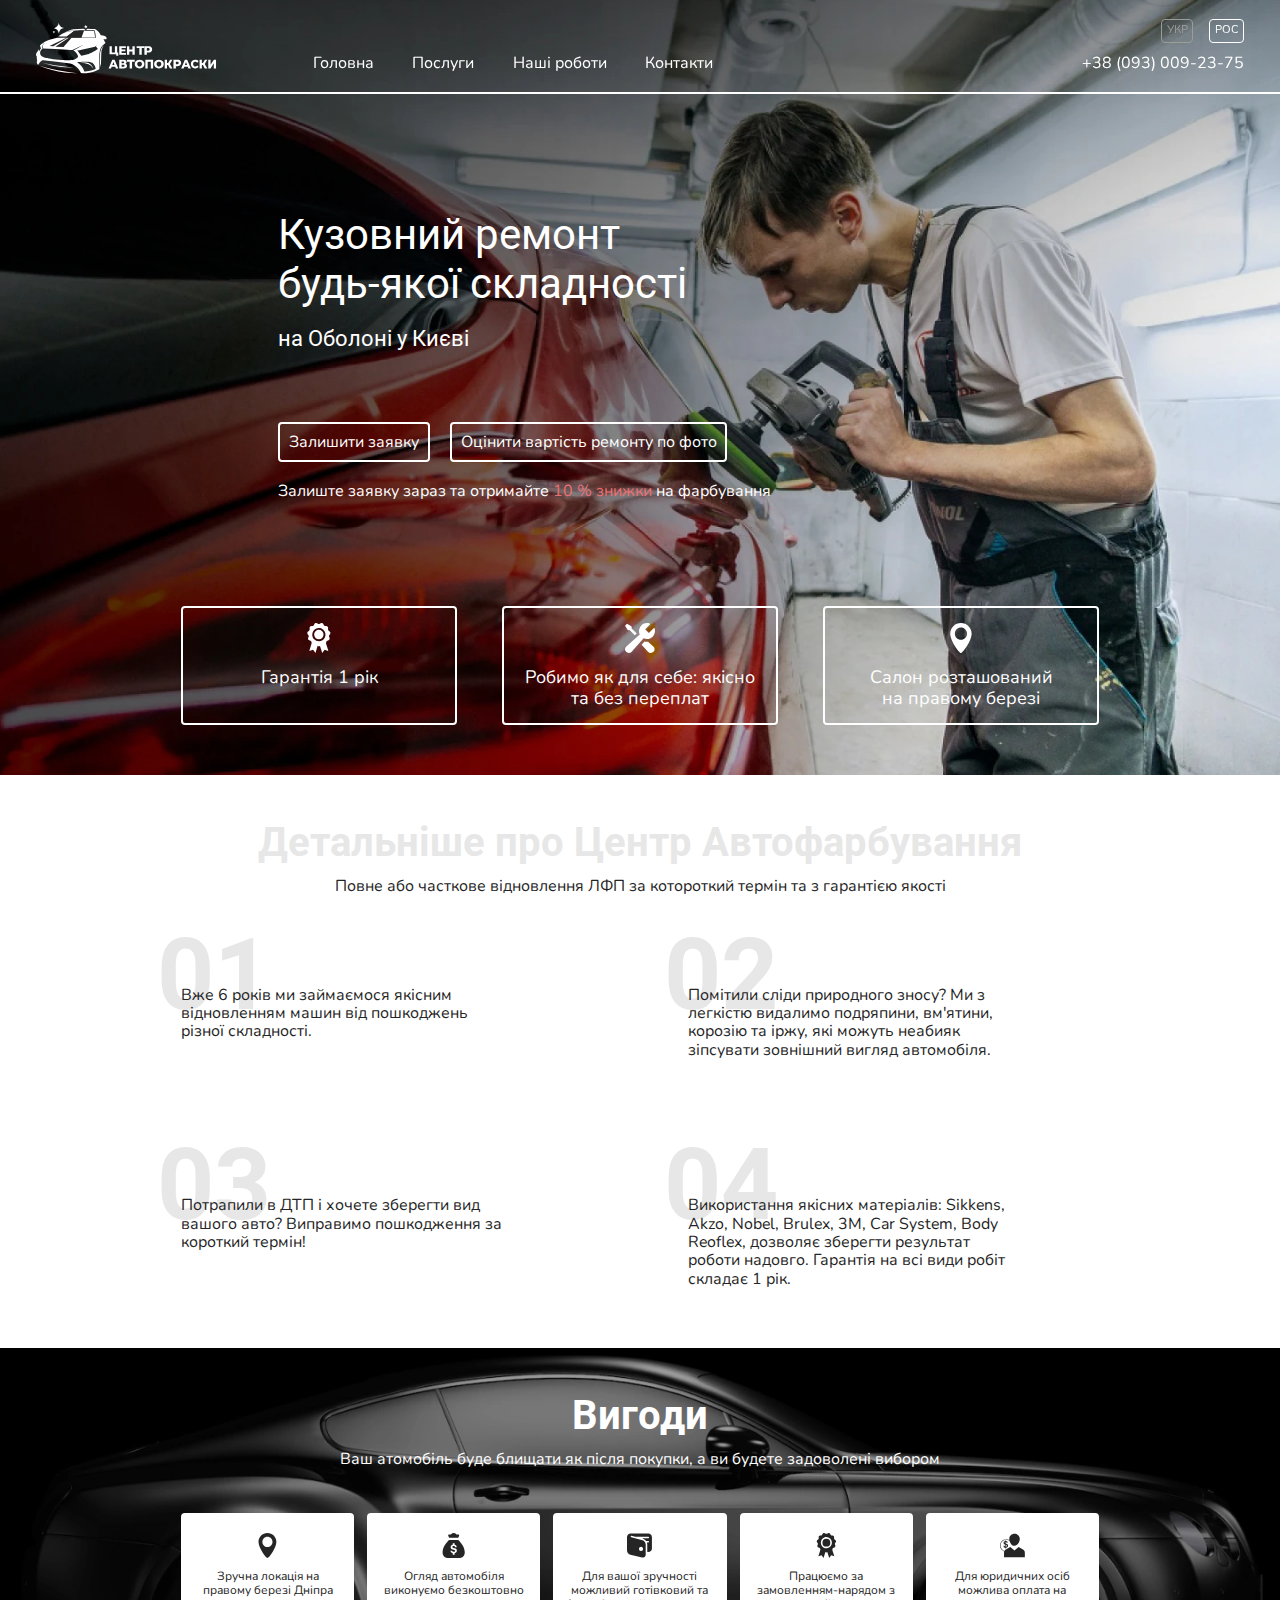
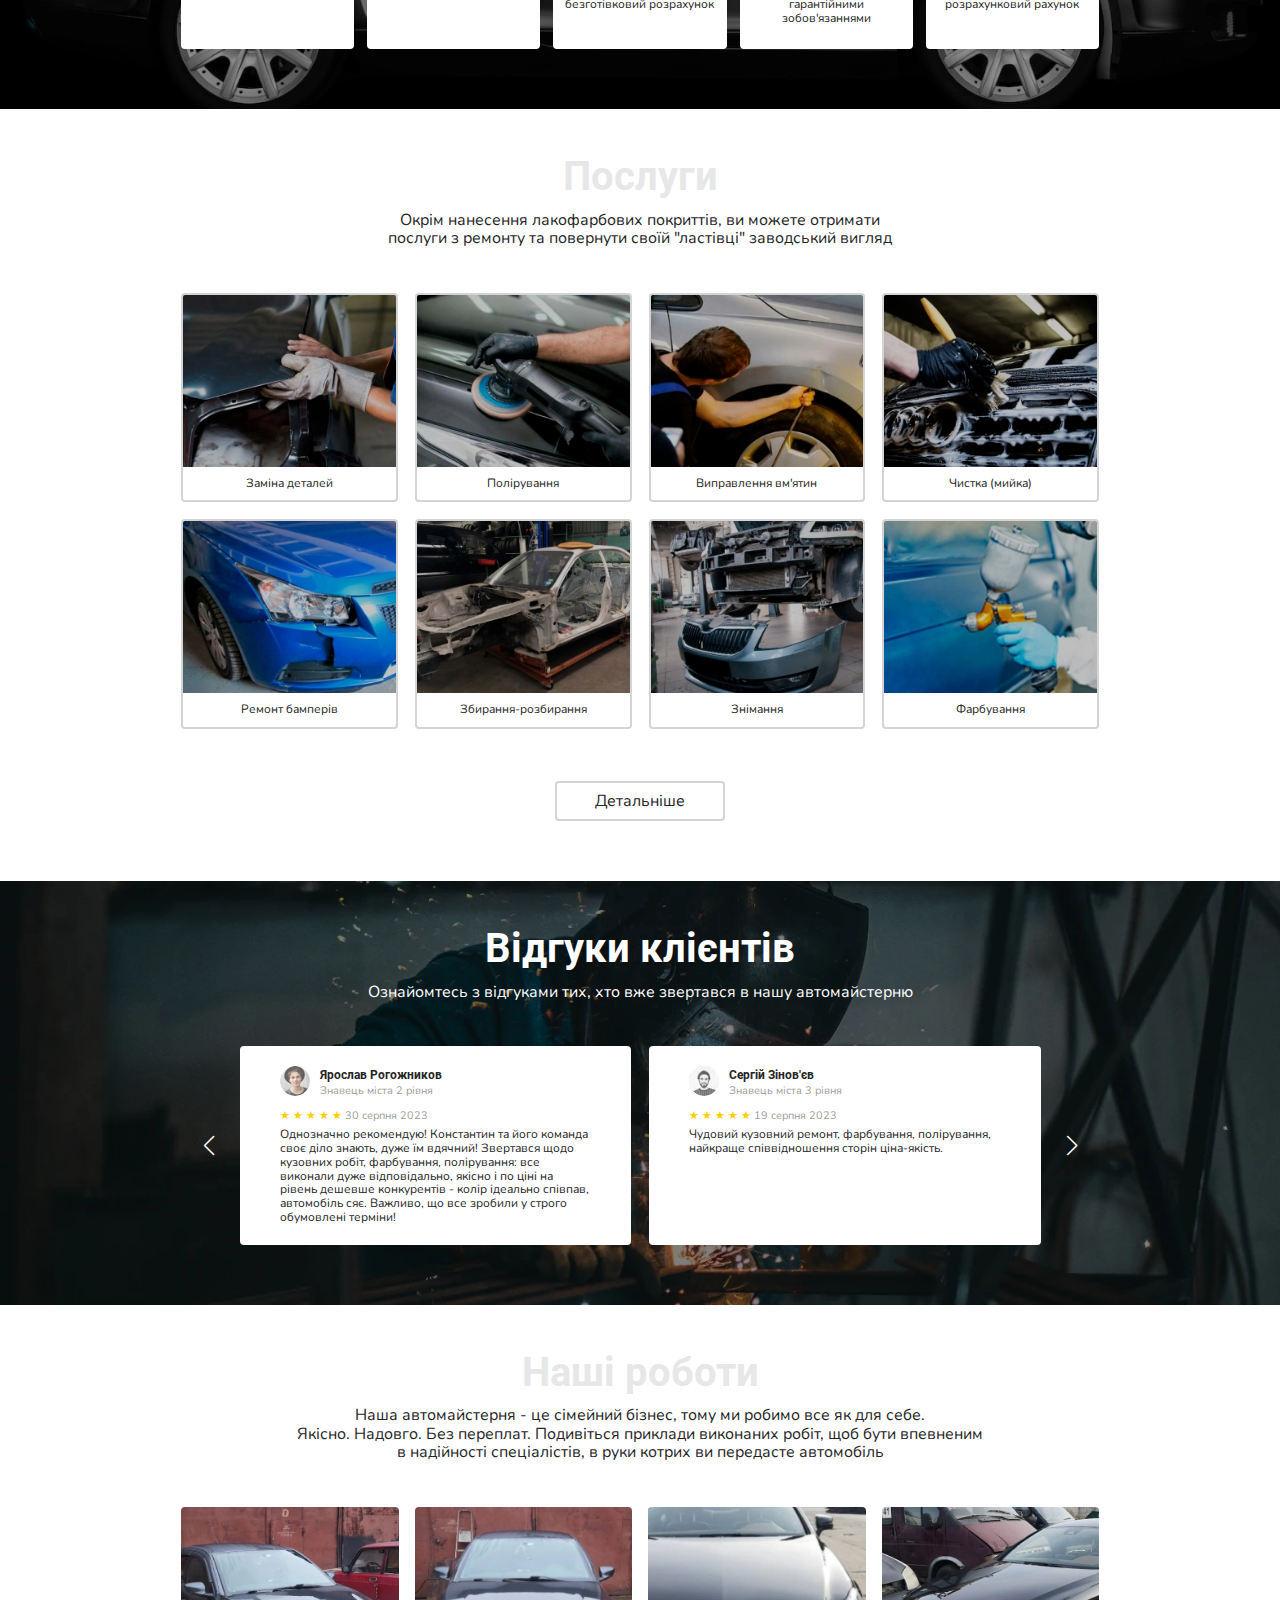
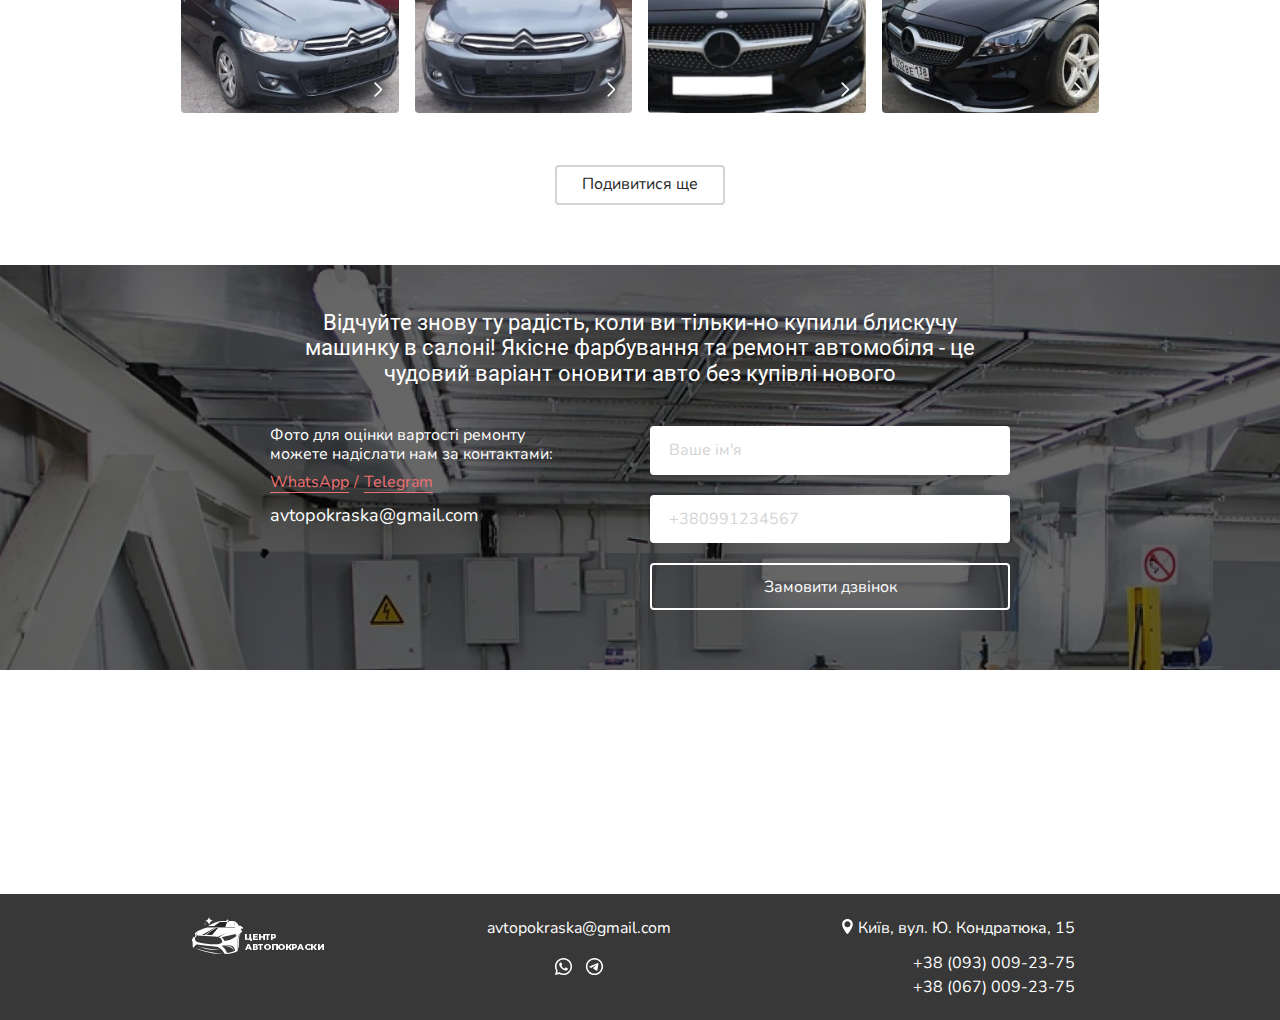
<file: index.html>
<!DOCTYPE html>
<html lang="en">
  <head>
    <meta charset="UTF-8" />
    <meta name="viewport" content="width=device-width, initial-scale=1.0" />
    <title>Redirecting...</title>
    <script>
      document.addEventListener("DOMContentLoaded", function () {
        // Получение предпочтений языка из браузера
        let userLang = navigator.language || navigator.userLanguage;

        // Перенаправление в зависимости от предпочтений языка
        if (userLang.includes("ru")) {
          window.location.href = "ru/home.html";
        } else {
          window.location.href = "uk/home.html";
        }
      });
    </script>
  </head>
  <body>
    <p>Redirecting...</p>
  </body>
</html>
</file>
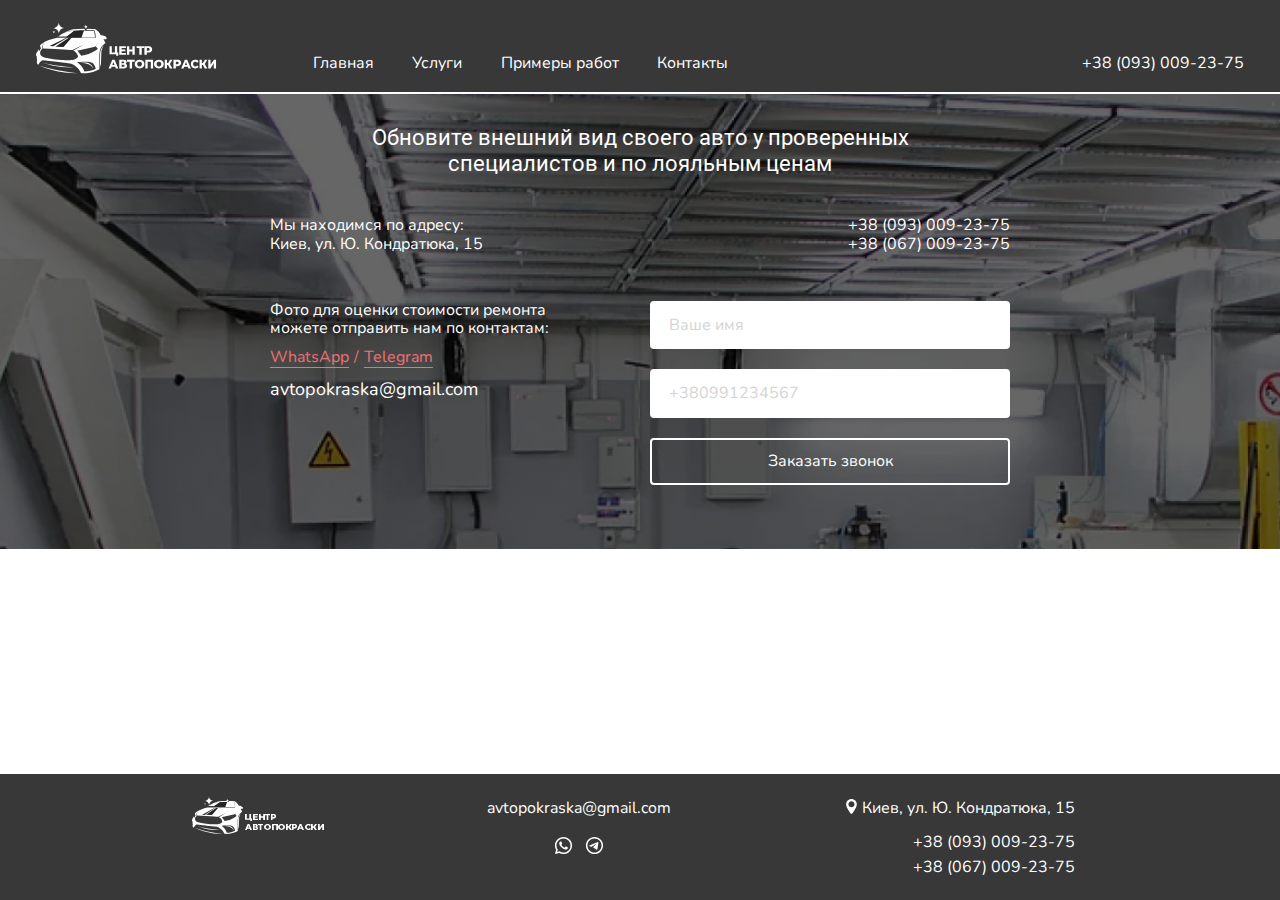
<file: contacts.html>
<!DOCTYPE html>
<html lang="ru">
  <head>
    <meta charset="UTF-8" />
    <meta name="viewport" content="width=device-width, initial-scale=1.0" />
    <title>Центр автопокраски</title>

    <!-- Styles -->
    <link rel="stylesheet" href="./css/swiper-bundle.min.css" />
    <link rel="stylesheet" href="./css/main.min.css" />
  </head>
  <body>
    <div class="wrapper">
      <!-- Header -->
      <header class="header text-secondary">
        <div class="header__container">
          <nav class="header__nav">
            <a href="index.html">
              <img
                class="header__logo"
                src="./images/logo-header.svg"
                alt="Логотип центра автопокраски"
              />
            </a>
            <ul class="header__menu">
              <li><a class="link-header" href="index.html">Главная</a></li>
              <li><a class="link-header" href="services.html">Услуги</a></li>
              <li>
                <a class="link-header" href="works.html">Примеры работ</a>
              </li>
              <li><a class="link-header" href="#">Контакты</a></li>
            </ul>
            <button class="header__burger menu-btn-open" type="button">
              <svg
                class="header__burger-icon icon__secondary"
                width="29"
                height="19"
              >
                <use href="./images/icons.svg#icon-burger"></use>
              </svg>
            </button>
          </nav>
          <address class="header__address">
            <div class="header__location location-address">
              <svg class="icon__secondary" width="15" height="15">
                <use href="./images/icons.svg#icon-location"></use>
              </svg>
              <p class="header__location-text">Киев, ул. Ю. Кондратюка, 15</p>
            </div>
            <a class="link-tel link-tel__header" href="tel:+380930092375"
              >+38 (093) 009-23-75</a
            >
          </address>
          <div class="mobile-menu">
            <div class="mobile-menu__wrapper">
              <button
                class="mobile-menu__btn-close menu-btn-close"
                type="button"
              >
                <svg class="mobile-menu__icon-close icon__secondary">
                  <use href="./images/icons.svg#icon-close"></use>
                </svg>
              </button>
              <div class="mobile-menu__container">
                <nav class="mobile-menu__nav">
                  <ul class="mobile-menu__menu">
                    <li class="mobile-menu__menu-item">
                      <a href="index.html">Главная</a>
                    </li>
                    <li class="mobile-menu__menu-item">
                      <a href="services.html">Услуги</a>
                    </li>
                    <li class="mobile-menu__menu-item">
                      <a href="works.html">Примеры работ</a>
                    </li>
                    <li class="mobile-menu__menu-item">
                      <a href="contacts.html">Контакты</a>
                    </li>
                  </ul>
                </nav>
                <address>
                  <ul>
                    <li class="mobile-menu__address-item">
                      <a
                        class="mobile-menu__address-link link-tel link-tel__footer"
                        href="tel:+380930092375"
                        >+38 (093) 009-23-75</a
                      >
                    </li>
                    <li class="mobile-menu__address-item">
                      <a
                        class="mobile-menu__address-link link-tel link-tel__footer"
                        href="tel:+380670092375"
                        >+38 (067) 009-23-75</a
                      >
                    </li>
                  </ul>
                </address>
              </div>
            </div>
          </div>
        </div>
      </header>
      <main>
        <!-- Contact-section with changes -->
        <section class="contact-section contacts-page" id="contact-section">
          <div class="contact-section__wrapper contacts-page__wrapper">
            <div class="contact-section__container text-secondary">
              <h2 class="visually-hidden">Контакты</h2>
              <p
                class="contact-section__heading-text contacts-page__heading-text text-centered"
              >
                Обновите внешний вид своего авто у проверенных специалистов и по
                лояльным ценам
              </p>
              <div class="contact-section__inner">
                <address class="contacts-page__address">
                  <p class="contacts-page__address-text">
                    Мы находимся по адресу: <br />
                    Киев, ул. Ю. Кондратюка, 15
                  </p>
                  <div class="contacts-page__address-links">
                    <a
                      class="contacts-page__address-link"
                      href="tel:+380930092375"
                      >+38 (093) 009-23-75</a
                    >
                    <a
                      class="contacts-page__address-link"
                      href="tel:+380670092375"
                      >+38 (067) 009-23-75</a
                    >
                  </div>
                </address>
                <div class="contact-section__content">
                  <address class="contact-section__add">
                    <p class="contact-section__add-text">
                      Фото для оценки стоимости ремонта можете отправить нам по
                      контактам:
                    </p>
                    <div class="contact-section__apps">
                      <a
                        class="link-accent"
                        href="https://whatsapp/avtopokraska"
                        >WhatsApp</a
                      >
                      <p>/</p>
                      <a class="link-accent" href="https://t.me/s/avtopokraska"
                        >Telegram</a
                      >
                    </div>
                    <a
                      class="contact-section__email-link link-text"
                      href="mailto:avtopokraska@gmail.com"
                      >avtopokraska@gmail.com</a
                    >
                  </address>
                  <form
                    class="contact-section__form call-form"
                    name="contact-form"
                    autocomplete="off"
                  >
                    <div class="input__form-field">
                      <label
                        class="input__label visually-hidden"
                        for="user-name"
                        >Ваше имя</label
                      >
                      <input
                        class="input__control"
                        type="text"
                        name="user-name"
                        id="user-name"
                        placeholder="Ваше имя"
                        required
                      />
                    </div>

                    <div class="input__form-field">
                      <label class="input__label visually-hidden" for="user-tel"
                        >+38-123-456-78-90</label
                      >
                      <input
                        class="input__control"
                        type="tel"
                        name="user-tel"
                        id="user-tel"
                        pattern="\+38[0-9]{10}"
                        placeholder="+380991234567"
                        required
                      />
                    </div>

                    <button
                      class="button-order contact-section__form-button submit-btn"
                      type="submit"
                    >
                      Заказать звонок
                    </button>
                  </form>
                </div>
              </div>
            </div>
          </div>
          <iframe
            class="contact-section__map contacts-page__map"
            src="https://www.google.com/maps/embed?pb=!1m18!1m12!1m3!1d1268.2323512430671!2d30.464360013375558!3d50.525526147618535!2m3!1f0!2f0!3f0!3m2!1i1024!2i768!4f13.1!3m3!1m2!1s0x40d4d28b1f1d4905%3A0xbfe284b5cde389b!2z0YPQuy4g0K7RgNC40Y8g0JrQvtC90LTRgNCw0YLRjtC60LAsIDE1LCDQmtC40LXQsiwgMDIwMDA!5e0!3m2!1sru!2sua!4v1718128025096!5m2!1sru!2sua"
            allowfullscreen=""
            loading="lazy"
            referrerpolicy="no-referrer-when-downgrade"
          >
          </iframe>
        </section>
      </main>

      <!-- Footer -->
      <footer class="footer text-secondary">
        <div class="container">
          <!-- Footer-mobile -->
          <div class="footer-m">
            <a href="index.html">
              <img
                class="footer-m__logo"
                src="./images/logo-footer.svg"
                alt="Логотип центра автопокраски"
              />
            </a>

            <address>
              <ul class="footer-m__address-list text-centered">
                <li>
                  <a href="tel:+380930092375">+38 (093) 009-23-75</a>
                </li>
                <li>
                  <p>Киев, ул. Кондратюка, 15</p>
                </li>
                <li>
                  <a href="mailto:avtopokraska@gmail.com"
                    >avtopokraska@gmail.com</a
                  >
                </li>
                <li>
                  <div class="footer__social-icons">
                    <a href="https://whatsapp/avtopokraska">
                      <svg class="icon__accent" width="25" height="25">
                        <use href="./images/icons.svg#icon-whatsapp"></use>
                      </svg>
                    </a>

                    <a href="https://t.me/s/avtopokraska">
                      <svg class="icon__accent" width="25" height="25">
                        <use href="./images/icons.svg#icon-telegram"></use>
                      </svg>
                    </a>
                  </div>
                </li>
              </ul>
            </address>
          </div>

          <!-- Footer-tablet -->
          <div class="footer-t">
            <a href="index.html">
              <img
                class="footer-t__logo"
                src="./images/logo-footer.svg"
                alt="Логотип центра автопокраски"
              />
            </a>
            <address class="footer-t__address">
              <ul class="footer-t__social-list text-centered">
                <li class="footer-t__social-item">
                  <a class="link-text" href="mailto:avtopokraska@gmail.com"
                    >avtopokraska@gmail.com</a
                  >
                </li>
                <li class="footer-t__social-item">
                  <div class="footer__social-icons">
                    <a href="https://whatsapp/avtopokraska">
                      <svg class="icon__accent" width="25" height="25">
                        <use href="./images/icons.svg#icon-whatsapp"></use>
                      </svg>
                    </a>

                    <a href="https://t.me/s/avtopokraska">
                      <svg class="icon__accent" width="25" height="25">
                        <use href="./images/icons.svg#icon-telegram"></use>
                      </svg>
                    </a>
                  </div>
                </li>
              </ul>
              <ul class="footer-t__address-list">
                <li class="footer-t__address-item icon-text-address">
                  <svg class="icon__secondary" width="15" height="15">
                    <use href="./images/icons.svg#icon-location"></use>
                  </svg>
                  <p>Киев, ул. Ю. Кондратюка, 15</p>
                </li>
                <li class="footer-t__address-item">
                  <a
                    class="footer-t__address-link link-tel link-tel__footer"
                    href="tel:+380930092375"
                    >+38 (093) 009-23-75</a
                  >
                  <a
                    class="footer-t__address-link link-tel link-tel__footer"
                    href="tel:+380670092375"
                    >+38 (067) 009-23-75</a
                  >
                </li>
              </ul>
            </address>
          </div>

          <!-- Footer-desktop -->
          <div class="footer-d">
            <div class="footer-d__container">
              <a href="index.html">
                <img
                  class="footer-d__logo"
                  src="./images/logo-footer.svg"
                  alt="Логотип центра автопокраски"
                />
              </a>
              <address class="footer-d__address">
                <ul class="footer-d__address-list">
                  <li class="footer-d__address-item icon-text-address">
                    <svg class="icon__secondary" width="15" height="15">
                      <use href="./images/icons.svg#icon-location"></use>
                    </svg>
                    <p>Киев, ул. Ю. Кондратюка, 15</p>
                  </li>
                  <li class="footer-d__address-item">
                    <a class="link-text" href="mailto:avtopokraska@gmail.com"
                      >avtopokraska@gmail.com</a
                    >
                  </li>
                  <li class="footer-d__address-item">
                    <div class="footer__social-icons">
                      <a href="https://whatsapp/avtopokraska">
                        <svg class="icon__accent" width="30" height="30">
                          <use href="./images/icons.svg#icon-whatsapp"></use>
                        </svg>
                      </a>

                      <a href="https://t.me/s/avtopokraska">
                        <svg class="icon__accent" width="30" height="30">
                          <use href="./images/icons.svg#icon-telegram"></use>
                        </svg>
                      </a>
                    </div>
                  </li>
                  <li class="footer-d__address-item">
                    <a
                      class="footer-d__address-link link-tel link-tel__footer"
                      href="tel:+380930092375"
                      >+38 (093) 009-23-75</a
                    >
                    <a
                      class="footer-d__address-link link-tel link-tel__footer"
                      href="tel:+380670092375"
                      >+38 (067) 009-23-75</a
                    >
                  </li>
                </ul>
              </address>
            </div>
          </div>
        </div>
      </footer>
    </div>

    <!-- Scripts -->
    <script src="./js/header.js"></script>
    <script src="./js/mobile-menu.js"></script>
    <script src="./js/btn-change-label.js"></script>
  </body>
</html>
</file>
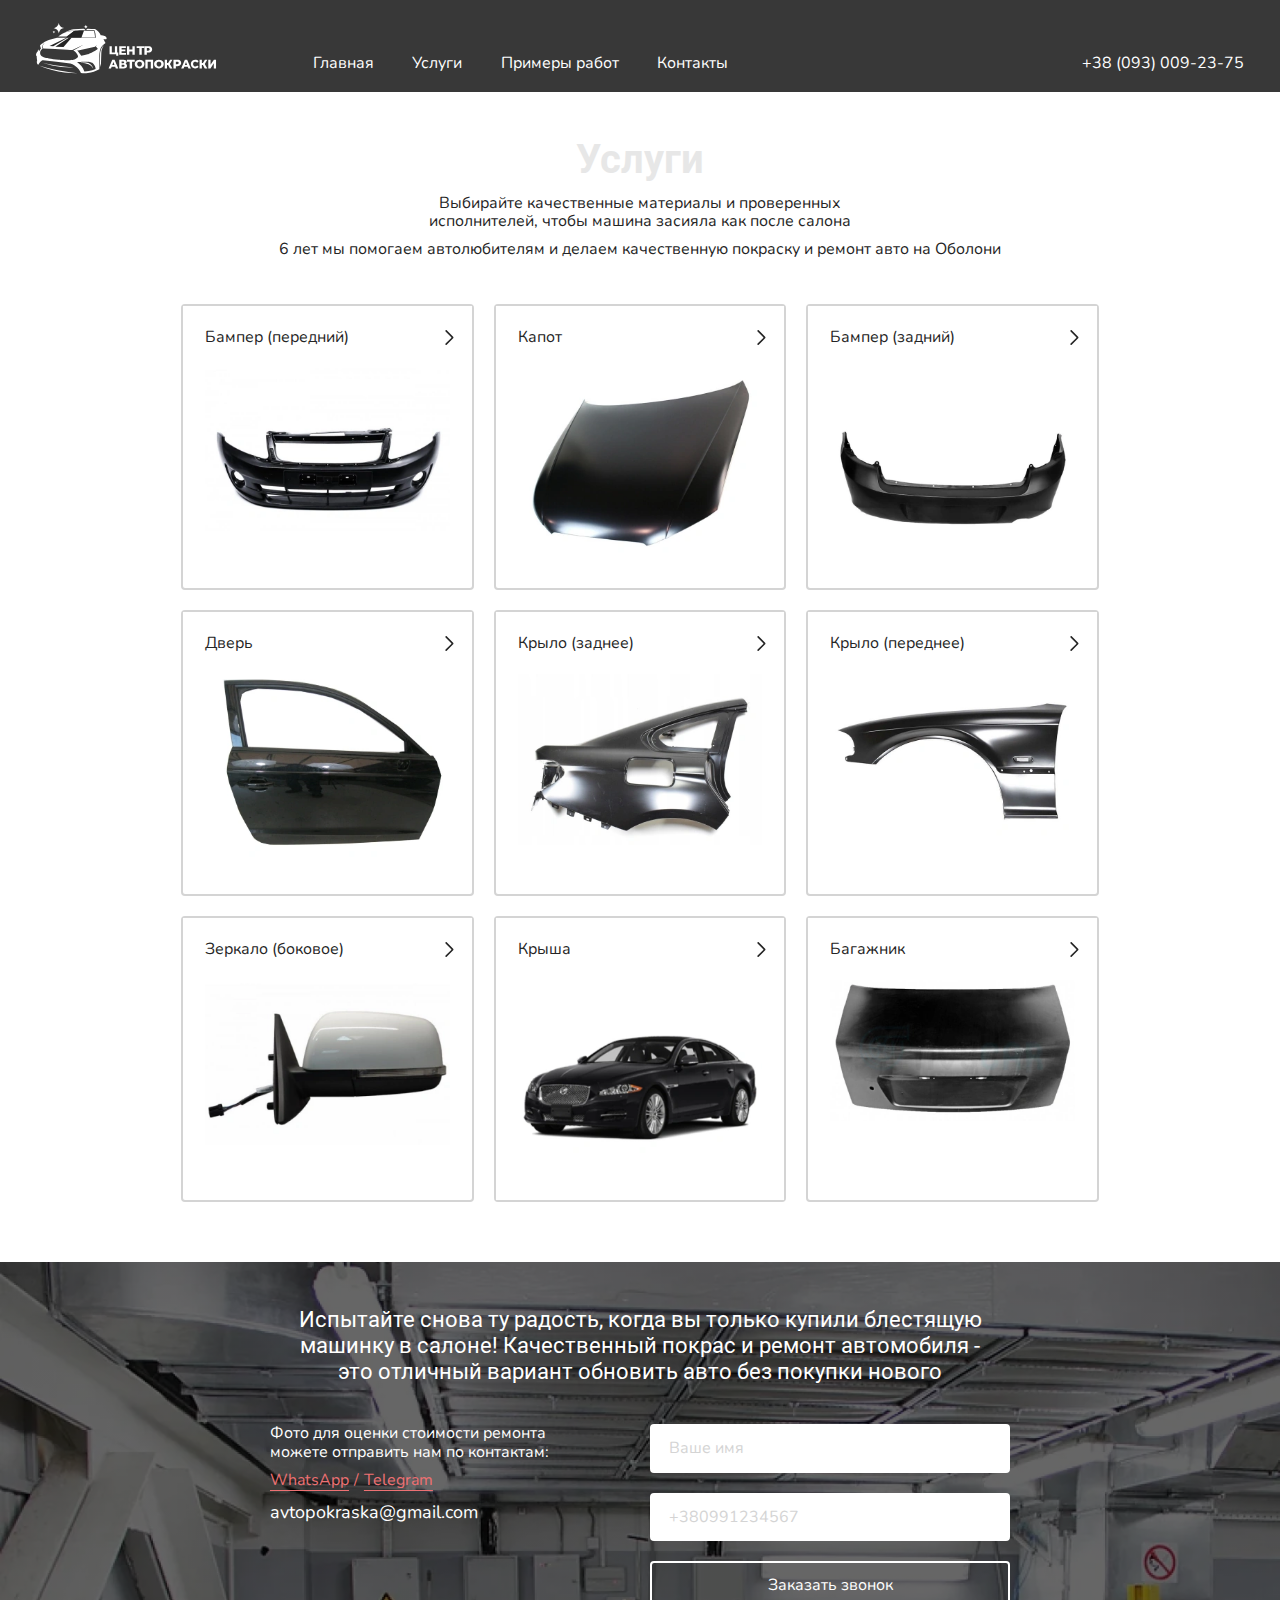
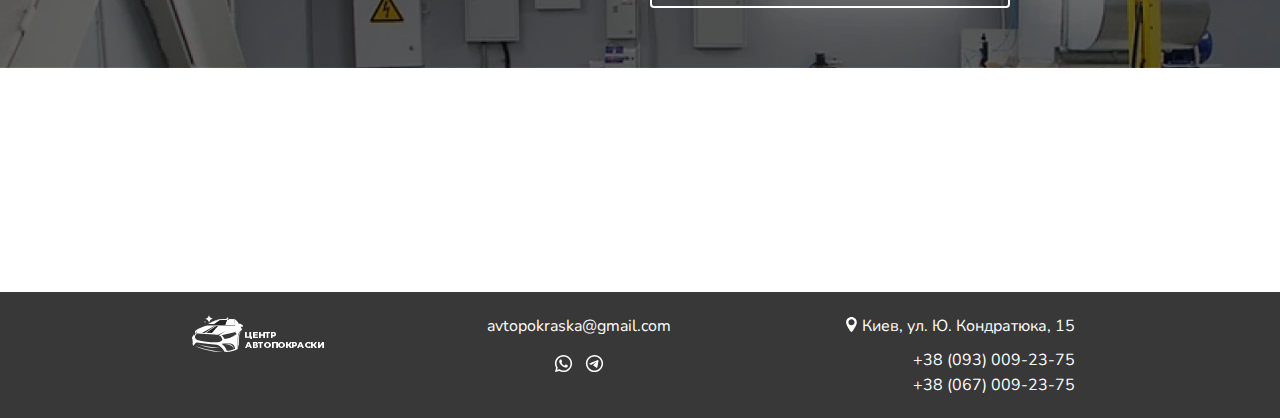
<file: services.html>
<!DOCTYPE html>
<html lang="ru">
  <head>
    <meta charset="UTF-8" />
    <meta name="viewport" content="width=device-width, initial-scale=1.0" />
    <title>Центр автопокраски</title>

    <!-- Styles -->
    <link rel="stylesheet" href="./css/swiper-bundle.min.css" />
    <link rel="stylesheet" href="./css/main.min.css" />
  </head>
  <body>
    <div class="wrapper">
      <!-- Header -->
      <header class="header text-secondary" id="header">
        <div class="header__container">
          <nav class="header__nav">
            <a href="index.html">
              <img
                class="header__logo"
                src="./images/logo-header.svg"
                alt="Логотип центра автопокраски"
              />
            </a>
            <ul class="header__menu">
              <li><a class="link-header" href="index.html">Главная</a></li>
              <li><a class="link-header" href="#">Услуги</a></li>
              <li>
                <a class="link-header" href="works.html">Примеры работ</a>
              </li>
              <li><a class="link-header" href="contacts.html">Контакты</a></li>
            </ul>
            <button class="header__burger menu-btn-open" type="button">
              <svg
                class="header__burger-icon icon__secondary"
                width="29"
                height="19"
              >
                <use href="./images/icons.svg#icon-burger"></use>
              </svg>
            </button>
          </nav>
          <address class="header__address">
            <div class="header__location location-address">
              <svg class="icon__secondary" width="15" height="15">
                <use href="./images/icons.svg#icon-location"></use>
              </svg>
              <p class="header__location-text">Киев, ул. Ю. Кондратюка, 15</p>
            </div>
            <a class="link-tel link-tel__header" href="tel:+380930092375"
              >+38 (093) 009-23-75</a
            >
          </address>
          <div class="mobile-menu">
            <div class="mobile-menu__wrapper">
              <button
                class="mobile-menu__btn-close menu-btn-close"
                type="button"
              >
                <svg
                  class="mobile-menu__icon-close icon__secondary"
                  width="13"
                  height="13"
                >
                  <use href="./images/icons.svg#icon-close"></use>
                </svg>
              </button>
              <div class="mobile-menu__container">
                <nav class="mobile-menu__nav">
                  <ul class="mobile-menu__menu">
                    <li class="mobile-menu__menu-item">
                      <a href="index.html">Главная</a>
                    </li>
                    <li class="mobile-menu__menu-item">
                      <a href="services.html">Услуги</a>
                    </li>
                    <li class="mobile-menu__menu-item">
                      <a href="works.html">Примеры работ</a>
                    </li>
                    <li class="mobile-menu__menu-item">
                      <a href="contacts.html">Контакты</a>
                    </li>
                  </ul>
                </nav>
                <address>
                  <ul>
                    <li class="mobile-menu__address-item">
                      <a
                        class="mobile-menu__address-link link-tel link-tel__footer"
                        href="tel:+380930092375"
                        >+38 (093) 009-23-75</a
                      >
                    </li>
                    <li class="mobile-menu__address-item">
                      <a
                        class="mobile-menu__address-link link-tel link-tel__footer"
                        href="tel:+380670092375"
                        >+38 (067) 009-23-75</a
                      >
                    </li>
                  </ul>
                </address>
              </div>
            </div>
          </div>
        </div>
      </header>
      <main>
        <!-- Services-page -->
        <section class="services section__top-page text-centered">
          <div class="container">
            <header class="section__heading">
              <h2 class="section__title section__title--primary">Услуги</h2>
              <p class="section__heading-text services__text-1">
                Выбирайте качественные материалы и проверенных исполнителей,
                чтобы машина засияла как после салона
              </p>
              <p class="section__heading-text services__text-2">
                6 лет мы помогаем автолюбителям и делаем качественную покраску и
                ремонт авто на Оболони
              </p>
            </header>
            <ul class="services__list">
              <li class="services-card">
                <input
                  class="services-card__toggle-checkbox"
                  type="checkbox"
                  id="servicesCardToggle1"
                />
                <label
                  for="servicesCardToggle1"
                  class="services-card__toggle-label"
                >
                  <div class="services-card__add" id="servicesCardAdd1">
                    <ul class="services-card__add-list">
                      <li class="services-card__add-list-item">
                        Покраска целиком 4 000 грн.
                      </li>
                      <li class="services-card__add-list-item">
                        Локальная покраска 1 700 грн.
                      </li>
                      <li class="services-card__add-list-item">
                        Съем установка 1 500 грн.
                      </li>
                      <li class="services-card__add-list-item">
                        Разбор 500 грн.
                      </li>
                      <li class="services-card__add-list-item">
                        Ремонтные работы оцениваются по факту осмотра
                      </li>
                    </ul>
                    <div class="services-card__add-warranty-wrapper">
                      <p class="services-card__add-warranty">1 год гарантии</p>
                    </div>
                    <button
                      class="services-card__add-button button-text"
                      type="button"
                      id="openBtn1"
                    >
                      Оставить заявку
                    </button>
                  </div>
                  <div class="services-card__main" id="servicesCardMain1">
                    <h3 class="services-card__main-title">Бампер (передний)</h3>
                    <picture>
                      <source
                        type="image/webp"
                        srcset="
                          ./images/services-bumper-front.webp    1x,
                          ./images/services-bumper-front@2x.webp 2x
                        "
                      />
                      <img
                        class="services-card__main-img"
                        src="./images/services-bumper-front.jpg"
                        srcset="
                          ./images/services-bumper-front.jpg    1x,
                          ./images/services-bumper-front@2x.jpg 2x
                        "
                        alt="Передний бампер автомобиля"
                      />
                    </picture>
                  </div>
                </label>
              </li>
              <li class="services-card">
                <input
                  type="checkbox"
                  class="services-card__toggle-checkbox"
                  id="servicesCardToggle2"
                />
                <label
                  for="servicesCardToggle2"
                  class="services-card__toggle-label"
                >
                  <div class="services-card__add" id="servicesCardAdd2">
                    <ul class="services-card__add-list">
                      <li class="services-card__add-list-item">
                        Покраска 5 000 грн.
                      </li>
                      <li class="services-card__add-list-item">
                        Локальная покраска от 2 000 грн.
                      </li>
                      <li class="services-card__add-list-item">
                        Съем установка 1 700 грн.
                      </li>
                      <li class="services-card__add-list-item">
                        Ремонтные работы оцениваются по факту осмотра
                      </li>
                    </ul>
                    <div class="services-card__add-warranty-wrapper">
                      <p class="services-card__add-warranty">1 год гарантии</p>
                    </div>
                    <button
                      class="services-card__add-button button-text"
                      type="button"
                      id="openBtn2"
                    >
                      Оставить заявку
                    </button>
                  </div>
                  <div class="services-card__main" id="servicesCardMain2">
                    <h3 class="services-card__main-title">Капот</h3>
                    <picture>
                      <source
                        type="image/webp"
                        srcset="
                          ./images/services-hood.webp    1x,
                          ./images/services-hood@2x.webp 2x
                        "
                      />
                      <img
                        class="services-card__main-img"
                        src="./images/services-hood.jpg"
                        srcset="
                          ./images/services-hood.jpg    1x,
                          ./images/services-hood@2x.jpg 2x
                        "
                        alt="Капот автомобиля"
                      />
                    </picture>
                  </div>
                </label>
              </li>
              <li class="services-card">
                <input
                  type="checkbox"
                  class="services-card__toggle-checkbox"
                  id="servicesCardToggle3"
                />
                <label
                  for="servicesCardToggle3"
                  class="services-card__toggle-label"
                >
                  <div class="services-card__add" id="servicesCardAdd3">
                    <ul class="services-card__add-list">
                      <li class="services-card__add-list-item">
                        Покраска целиком 4 000 грн.
                      </li>
                      <li class="services-card__add-list-item">
                        Локальная покраска 1 700 грн.
                      </li>
                      <li class="services-card__add-list-item">
                        Съем установка 1 500 грн.
                      </li>
                      <li class="services-card__add-list-item">
                        Разбор 500 грн.
                      </li>
                      <li class="services-card__add-list-item">
                        Ремонтные работы оцениваются по факту осмотра
                      </li>
                    </ul>
                    <div class="services-card__add-warranty-wrapper">
                      <p class="services-card__add-warranty">1 год гарантии</p>
                    </div>
                    <button
                      class="services-card__add-button button-text"
                      type="button"
                      id="openBtn3"
                    >
                      Оставить заявку
                    </button>
                  </div>
                  <div class="services-card__main" id="servicesCardMain3">
                    <h3 class="services-card__main-title">Бампер (задний)</h3>
                    <picture>
                      <source
                        type="image/webp"
                        srcset="
                          ./images/services-bumper-rear.webp    1x,
                          ./images/services-bumper-rear@2x.webp 2x
                        "
                      />
                      <img
                        class="services-card__main-img"
                        src="./images/services-bumper-rear.jpg"
                        srcset="
                          ./images/services-bumper-rear.jpg    1x,
                          ./images/services-bumper-rear@2x.jpg 2x
                        "
                        alt="Задний бампер автомобиля"
                      />
                    </picture>
                  </div>
                </label>
              </li>
              <li class="services-card">
                <input
                  type="checkbox"
                  class="services-card__toggle-checkbox"
                  id="servicesCardToggle4"
                />
                <label
                  for="servicesCardToggle4"
                  class="services-card__toggle-label"
                >
                  <div class="services-card__add" id="servicesCardAdd4">
                    <ul class="services-card__add-list">
                      <li class="services-card__add-list-item">
                        Покраска целиком 4 000 грн.
                      </li>
                      <li class="services-card__add-list-item">
                        Локальная покраска от 1 700 грн.
                      </li>
                      <li class="services-card__add-list-item">
                        Съём установка 1 700 грн.
                      </li>
                      <li class="services-card__add-list-item">
                        Покраска с двух сторон 5 500 грн.
                      </li>
                      <li class="services-card__add-list-item">
                        Разбор двери 7 500 грн. (молдинг, уплотнитель, ручка
                        двери, зеркало боковое)
                      </li>
                      <li class="services-card__add-list-item">
                        Ремонтные работы оцениваются по факту осмотра
                      </li>
                    </ul>
                    <div class="services-card__add-warranty-wrapper">
                      <p class="services-card__add-warranty">1 год гарантии</p>
                    </div>
                    <button
                      class="services-card__add-button button-text"
                      type="button"
                      id="openBtn4"
                    >
                      Оставить заявку
                    </button>
                  </div>
                  <div class="services-card__main" id="servicesCardMain4">
                    <h3 class="services-card__main-title">Дверь</h3>
                    <picture>
                      <source
                        type="image/webp"
                        srcset="
                          ./images/services-door.webp    1x,
                          ./images/services-door@2x.webp 2x
                        "
                      />
                      <img
                        class="services-card__main-img"
                        src="./images/services-door.jpg"
                        srcset="
                          ./images/services-door.jpg    1x,
                          ./images/services-door@2x.jpg 2x
                        "
                        alt="Дверь автомобиля"
                      />
                    </picture>
                  </div>
                </label>
              </li>
              <li class="services-card">
                <input
                  type="checkbox"
                  class="services-card__toggle-checkbox"
                  id="servicesCardToggle5"
                />
                <label
                  for="servicesCardToggle5"
                  class="services-card__toggle-label"
                >
                  <div class="services-card__add" id="servicesCardAdd5">
                    <ul class="services-card__add-list">
                      <li class="services-card__add-list-item">
                        Покраска 3 500 грн.
                      </li>
                      <li class="services-card__add-list-item">
                        Локальная покраска от 1 700 грн.
                      </li>
                      <li class="services-card__add-list-item">
                        Требуется частичная разборка бампера 1 000 грн.
                      </li>
                      <li class="services-card__add-list-item">
                        Ремонтные работы оцениваются по факту осмотра
                      </li>
                    </ul>
                    <div class="services-card__add-warranty-wrapper">
                      <p class="services-card__add-warranty">1 год гарантии</p>
                    </div>
                    <button
                      class="services-card__add-button button-text"
                      type="button"
                      id="openBtn5"
                    >
                      Оставить заявку
                    </button>
                  </div>
                  <div class="services-card__main" id="servicesCardMain5">
                    <h3 class="services-card__main-title">Крыло (заднее)</h3>
                    <picture>
                      <source
                        type="image/webp"
                        srcset="
                          ./images/services-fender-rear.webp    1x,
                          ./images/services-fender-rear@2x.webp 2x
                        "
                      />
                      <img
                        class="services-card__main-img"
                        src="./images/services-fender-rear.jpg"
                        srcset="
                          ./images/services-fender-rear.jpg    1x,
                          ./images/services-fender-rear@2x.jpg 2x
                        "
                        alt="Заднее крыло автомобиля"
                      />
                    </picture>
                  </div>
                </label>
              </li>
              <li class="services-card">
                <input
                  type="checkbox"
                  class="services-card__toggle-checkbox"
                  id="servicesCardToggle6"
                />
                <label
                  for="servicesCardToggle6"
                  class="services-card__toggle-label"
                >
                  <div class="services-card__add" id="servicesCardAdd6">
                    <ul class="services-card__add-list">
                      <li class="services-card__add-list-item">
                        Покраска целиком 4 000 грн.
                      </li>
                      <li class="services-card__add-list-item">
                        Локальная покраска 1 700 грн.
                      </li>
                      <li class="services-card__add-list-item">
                        Съем установка 1 900 грн.
                      </li>
                      <li class="services-card__add-list-item">
                        Ремонтные работы оцениваются по факту осмотра
                      </li>
                    </ul>
                    <div class="services-card__add-warranty-wrapper">
                      <p class="services-card__add-warranty">1 год гарантии</p>
                    </div>
                    <button
                      class="services-card__add-button button-text"
                      type="button"
                      id="openBtn6"
                    >
                      Оставить заявку
                    </button>
                  </div>
                  <div class="services-card__main" id="servicesCardMain6">
                    <h3 class="services-card__main-title">Крыло (переднее)</h3>
                    <picture>
                      <source
                        type="image/webp"
                        srcset="
                          ./images/services-fender-front.webp    1x,
                          ./images/services-fender-front@2x.webp 2x
                        "
                      />
                      <img
                        class="services-card__main-img"
                        src="./images/services-fender-front.jpg"
                        srcset="
                          ./images/services-fender-front.jpg    1x,
                          ./images/services-fender-front@2x.jpg 2x
                        "
                        alt="Переднее крыло автомобиля"
                      />
                    </picture>
                  </div>
                </label>
              </li>
              <li class="services-card">
                <input
                  type="checkbox"
                  class="services-card__toggle-checkbox"
                  id="servicesCardToggle7"
                />
                <label
                  for="servicesCardToggle7"
                  class="services-card__toggle-label"
                >
                  <div class="services-card__add" id="servicesCardAdd7">
                    <ul class="services-card__add-list">
                      <li class="services-card__add-list-item">
                        Покраска целиком 1 800 грн.
                      </li>
                      <li class="services-card__add-list-item">
                        Съем установка 800 грн.
                      </li>
                      <li class="services-card__add-list-item">
                        Ремонтные работы оцениваются по факту осмотра
                      </li>
                    </ul>
                    <div class="services-card__add-warranty-wrapper">
                      <p class="services-card__add-warranty">1 год гарантии</p>
                    </div>
                    <button
                      class="services-card__add-button button-text"
                      type="button"
                      id="openBtn7"
                    >
                      Оставить заявку
                    </button>
                  </div>
                  <div class="services-card__main" id="servicesCardMain7">
                    <h3 class="services-card__main-title">Зеркало (боковое)</h3>
                    <picture>
                      <source
                        type="image/webp"
                        srcset="
                          ./images/services-mirror-side.webp    1x,
                          ./images/services-mirror-side@2x.webp 2x
                        "
                      />
                      <img
                        class="services-card__main-img"
                        src="./images/services-mirror-side.jpg"
                        srcset="
                          ./images/services-mirror-side.jpg    1x,
                          ./images/services-mirror-side@2x.jpg 2x
                        "
                        alt="Боковое зеркало автомобиля"
                      />
                    </picture>
                  </div>
                </label>
              </li>
              <li class="services-card">
                <input
                  type="checkbox"
                  class="services-card__toggle-checkbox"
                  id="servicesCardToggle8"
                />
                <label
                  for="servicesCardToggle8"
                  class="services-card__toggle-label"
                >
                  <div class="services-card__add" id="servicesCardAdd8">
                    <ul class="services-card__add-list">
                      <li class="services-card__add-list-item">
                        Покраска целиком 6 000 грн.
                      </li>
                      <li class="services-card__add-list-item">
                        Локальная покраска 1 500 грн.
                      </li>
                      <li class="services-card__add-list-item">
                        Съем установка 1 800 грн.
                      </li>
                      <li class="services-card__add-list-item">
                        Ремонтные работы оцениваются по факту осмотра
                      </li>
                    </ul>
                    <div class="services-card__add-warranty-wrapper">
                      <p class="services-card__add-warranty">1 год гарантии</p>
                    </div>
                    <button
                      class="services-card__add-button button-text"
                      type="button"
                      id="openBtn8"
                    >
                      Оставить заявку
                    </button>
                  </div>
                  <div class="services-card__main" id="servicesCardMain8">
                    <h3 class="services-card__main-title">Крыша</h3>
                    <picture>
                      <source
                        type="image/webp"
                        srcset="
                          ./images/services-roof.webp    1x,
                          ./images/services-roof@2x.webp 2x
                        "
                      />
                      <img
                        class="services-card__main-img"
                        src="./images/services-roof.jpg"
                        srcset="
                          ./images/services-roof.jpg    1x,
                          ./images/services-roof@2x.jpg 2x
                        "
                        alt="Крыша автомобиля"
                      />
                    </picture>
                  </div>
                </label>
              </li>
              <li class="services-card">
                <input
                  type="checkbox"
                  class="services-card__toggle-checkbox"
                  id="servicesCardToggle9"
                />
                <label
                  for="servicesCardToggle9"
                  class="services-card__toggle-label"
                >
                  <div class="services-card__add" id="servicesCardAdd9">
                    <ul class="services-card__add-list">
                      <li class="services-card__add-list-item">
                        Покраска целиком 3 500 грн.
                      </li>
                      <li class="services-card__add-list-item">
                        Локальная покраска 1 700 грн.
                      </li>
                      <li class="services-card__add-list-item">
                        Съем установка 1 700 грн.
                      </li>
                      <li class="services-card__add-list-item">
                        Сборка разборка 600 грн.
                      </li>
                      <li class="services-card__add-list-item">
                        Ремонтные работы оцениваются по факту осмотра
                      </li>
                    </ul>
                    <div class="services-card__add-warranty-wrapper">
                      <p class="services-card__add-warranty">1 год гарантии</p>
                    </div>
                    <button
                      class="services-card__add-button button-text"
                      type="button"
                      id="openBtn9"
                    >
                      Оставить заявку
                    </button>
                  </div>
                  <div class="services-card__main" id="servicesCardMain9">
                    <h3 class="services-card__main-title">Багажник</h3>
                    <picture>
                      <source
                        type="image/webp"
                        srcset="
                          ./images/services-trunk.webp    1x,
                          ./images/services-trunk@2x.webp 2x
                        "
                      />
                      <img
                        class="services-card__main-img"
                        src="./images/services-trunk.jpg"
                        srcset="
                          ./images/services-trunk.jpg    1x,
                          ./images/services-trunk@2x.jpg 2x
                        "
                        alt="Багажник автомобиля"
                      />
                    </picture>
                  </div>
                </label>
              </li>
            </ul>
          </div>
        </section>

        <!-- Contact-section -->
        <section class="contact-section" id="contact-section-services">
          <div class="contact-section__wrapper">
            <div class="contact-section__container text-secondary">
              <h2 class="visually-hidden">Контакты</h2>
              <p class="contact-section__heading-text text-centered">
                Испытайте снова ту радость, когда вы только купили блестящую
                машинку в салоне! Качественный покрас и ремонт автомобиля - это
                отличный вариант обновить авто без покупки нового
              </p>
              <div class="contact-section__inner">
                <div class="contact-section__content">
                  <address class="contact-section__add">
                    <p class="contact-section__add-text">
                      Фото для оценки стоимости ремонта можете отправить нам по
                      контактам:
                    </p>
                    <div class="contact-section__apps">
                      <a
                        class="link-accent"
                        href="https://whatsapp/avtopokraska"
                        >WhatsApp</a
                      >
                      <p>/</p>
                      <a class="link-accent" href="https://t.me/s/avtopokraska"
                        >Telegram</a
                      >
                    </div>
                    <a
                      class="contact-section__email-link link-text"
                      href="mailto:avtopokraska@gmail.com"
                      >avtopokraska@gmail.com</a
                    >
                  </address>
                  <form
                    class="contact-section__form call-form"
                    name="contact-form"
                    autocomplete="off"
                  >
                    <div class="input__form-field">
                      <label
                        class="input__label visually-hidden"
                        for="user-name"
                        >Ваше имя</label
                      >
                      <input
                        class="input__control"
                        type="text"
                        name="user-name"
                        id="user-name"
                        placeholder="Ваше имя"
                        required
                      />
                    </div>

                    <div class="input__form-field">
                      <label class="input__label visually-hidden" for="user-tel"
                        >+38-123-456-78-90</label
                      >
                      <input
                        class="input__control"
                        type="tel"
                        name="user-tel"
                        id="user-tel"
                        pattern="\+38[0-9]{10}"
                        placeholder="+380991234567"
                        required
                      />
                    </div>

                    <button
                      class="button-order contact-section__form-button submit-btn"
                      type="submit"
                    >
                      Заказать звонок
                    </button>
                  </form>
                </div>
              </div>
            </div>
          </div>
          <iframe
            class="contact-section__map"
            src="https://www.google.com/maps/embed?pb=!1m18!1m12!1m3!1d1268.2323512430671!2d30.464360013375558!3d50.525526147618535!2m3!1f0!2f0!3f0!3m2!1i1024!2i768!4f13.1!3m3!1m2!1s0x40d4d28b1f1d4905%3A0xbfe284b5cde389b!2z0YPQuy4g0K7RgNC40Y8g0JrQvtC90LTRgNCw0YLRjtC60LAsIDE1LCDQmtC40LXQsiwgMDIwMDA!5e0!3m2!1sru!2sua!4v1718128025096!5m2!1sru!2sua"
            allowfullscreen=""
            loading="lazy"
            referrerpolicy="no-referrer-when-downgrade"
          >
          </iframe>
        </section>
      </main>

      <!-- Footer -->
      <footer class="footer text-secondary">
        <div class="container">
          <!-- Footer-mobile -->
          <div class="footer-m">
            <a href="index.html">
              <img
                class="footer-m__logo"
                src="./images/logo-footer.svg"
                alt="Логотип центра автопокраски"
              />
            </a>

            <address>
              <ul class="footer-m__address-list text-centered">
                <li>
                  <a href="tel:+380930092375">+38 (093) 009-23-75</a>
                </li>
                <li>
                  <p>Киев, ул. Кондратюка, 15</p>
                </li>
                <li>
                  <a href="mailto:avtopokraska@gmail.com"
                    >avtopokraska@gmail.com</a
                  >
                </li>
                <li>
                  <div class="footer__social-icons">
                    <a href="https://whatsapp/avtopokraska">
                      <svg class="icon__accent" width="25" height="25">
                        <use href="./images/icons.svg#icon-whatsapp"></use>
                      </svg>
                    </a>

                    <a href="https://t.me/s/avtopokraska">
                      <svg class="icon__accent" width="25" height="25">
                        <use href="./images/icons.svg#icon-telegram"></use>
                      </svg>
                    </a>
                  </div>
                </li>
              </ul>
            </address>
          </div>

          <!-- Footer-tablet -->
          <div class="footer-t">
            <a href="index.html">
              <img
                class="footer-t__logo"
                src="./images/logo-footer.svg"
                alt="Логотип центра автопокраски"
              />
            </a>
            <address class="footer-t__address">
              <ul class="footer-t__social-list text-centered">
                <li class="footer-t__social-item">
                  <a class="link-text" href="mailto:avtopokraska@gmail.com"
                    >avtopokraska@gmail.com</a
                  >
                </li>
                <li class="footer-t__social-item">
                  <div class="footer__social-icons">
                    <a href="https://whatsapp/avtopokraska">
                      <svg class="icon__accent" width="25" height="25">
                        <use href="./images/icons.svg#icon-whatsapp"></use>
                      </svg>
                    </a>

                    <a href="https://t.me/s/avtopokraska">
                      <svg class="icon__accent" width="25" height="25">
                        <use href="./images/icons.svg#icon-telegram"></use>
                      </svg>
                    </a>
                  </div>
                </li>
              </ul>
              <ul class="footer-t__address-list">
                <li class="footer-t__address-item icon-text-address">
                  <svg class="icon__secondary" width="15" height="15">
                    <use href="./images/icons.svg#icon-location"></use>
                  </svg>
                  <p>Киев, ул. Ю. Кондратюка, 15</p>
                </li>
                <li class="footer-t__address-item">
                  <a
                    class="footer-t__address-link link-tel link-tel__footer"
                    href="tel:+380930092375"
                    >+38 (093) 009-23-75</a
                  >
                  <a
                    class="footer-t__address-link link-tel link-tel__footer"
                    href="tel:+380670092375"
                    >+38 (067) 009-23-75</a
                  >
                </li>
              </ul>
            </address>
          </div>

          <!-- Footer-desktop -->
          <div class="footer-d">
            <div class="footer-d__container">
              <a href="index.html">
                <img
                  class="footer-d__logo"
                  src="./images/logo-footer.svg"
                  alt="Логотип центра автопокраски"
                />
              </a>
              <address class="footer-d__address">
                <ul class="footer-d__address-list">
                  <li class="footer-d__address-item icon-text-address">
                    <svg class="icon__secondary" width="15" height="15">
                      <use href="./images/icons.svg#icon-location"></use>
                    </svg>
                    <p>Киев, ул. Ю. Кондратюка, 15</p>
                  </li>
                  <li class="footer-d__address-item">
                    <a class="link-text" href="mailto:avtopokraska@gmail.com"
                      >avtopokraska@gmail.com</a
                    >
                  </li>
                  <li class="footer-d__address-item">
                    <div class="footer__social-icons">
                      <a href="https://whatsapp/avtopokraska">
                        <svg class="icon__accent" width="30" height="30">
                          <use href="./images/icons.svg#icon-whatsapp"></use>
                        </svg>
                      </a>

                      <a href="https://t.me/s/avtopokraska">
                        <svg class="icon__accent" width="30" height="30">
                          <use href="./images/icons.svg#icon-telegram"></use>
                        </svg>
                      </a>
                    </div>
                  </li>
                  <li class="footer-d__address-item">
                    <a
                      class="footer-d__address-link link-tel link-tel__footer"
                      href="tel:+380930092375"
                      >+38 (093) 009-23-75</a
                    >
                    <a
                      class="footer-d__address-link link-tel link-tel__footer"
                      href="tel:+380670092375"
                      >+38 (067) 009-23-75</a
                    >
                  </li>
                </ul>
              </address>
            </div>
          </div>
        </div>
      </footer>
    </div>

    <!-- Modal Service Request > -->
    <dialog class="modal" id="modalRequest">
      <div class="modal__container">
        <button
          class="button-close modal__btn-close modal-btn-close"
          type="button"
          id="closeBtn1"
        >
          &times;
        </button>
        <div class="modal__heading text-centered">
          <h2 class="modal__title section__title">Заявка на ремонт</h2>
          <p class="section__heading-text">
            Оставьте заявку на интересующие Вас услуги и наш специалист свяжется
            с вами в ближайшее время.
          </p>
        </div>
        <form
          class="modal__form order-form"
          name="order-form"
          autocomplete="off"
          method="dialog"
        >
          <div class="modal__checkbox-list">
            <div class="modal__checkbox-item">
              <input
                class="modal__checkbox-input"
                type="checkbox"
                id="front-bumper-repair"
                name="front-bumper-repair"
              />
              <label class="modal__checkbox-label" for="front-bumper-repair"
                >Ремонт переднего бампера</label
              >
            </div>

            <div class="modal__checkbox-item">
              <input
                class="modal__checkbox-input"
                type="checkbox"
                id="hood-repair"
                name="hood-repair"
              />
              <label
                class="modal__checkbox-label"
                for="hood-repair"
                class="modal__checkbox-label"
                >Ремонт капота</label
              >
            </div>

            <div class="modal__checkbox-item">
              <input
                class="modal__checkbox-input"
                type="checkbox"
                id="rear-bumper-repair"
                name="rear-bumper-repair"
              />
              <label class="modal__checkbox-label" for="rear-bumper-repair"
                >Ремонт заднего бампера</label
              >
            </div>

            <div class="modal__checkbox-item modal__checkbox-item--2">
              <div class="modal__checkbox-name">
                <input
                  class="modal__checkbox-input modal__checkbox-input--name"
                  type="checkbox"
                  id="door-repair"
                  name="door-repair"
                />
                <label class="modal__checkbox-label" for="door-repair"
                  >Ремонт двери</label
                >
              </div>

              <div class="modal__checkbox-number">
                <label class="modal__checkbox-label" for="door-repair-number"
                  >Количество:</label
                >
                <input
                  class="modal__checkbox-input modal__checkbox-input--num"
                  type="number"
                  id="door-repair-number"
                  name="door-repair-number"
                  min="1"
                  max="6"
                />
              </div>
            </div>

            <div class="modal__checkbox-item modal__checkbox-item--2">
              <div class="modal__checkbox-name">
                <input
                  class="modal__checkbox-input modal__checkbox-input--name"
                  type="checkbox"
                  id="rear-fender-repair"
                  name="rear-fender-repair"
                />
                <label class="modal__checkbox-label" for="rear-fender-repair"
                  >Ремонт заднего крыла</label
                >
              </div>

              <div class="modal__checkbox-number">
                <label
                  class="modal__checkbox-label"
                  for="rear-fender-repair-number"
                  >Количество:</label
                >
                <input
                  class="modal__checkbox-input modal__checkbox-input--num"
                  type="number"
                  id="rear-fender-repair-number"
                  name="rear-fender-repair-number"
                  min="1"
                  max="2"
                />
              </div>
            </div>

            <div class="modal__checkbox-item modal__checkbox-item--2">
              <div class="modal__checkbox-name">
                <input
                  class="modal__checkbox-input modal__checkbox-input--name"
                  type="checkbox"
                  id="front-fender-repair"
                  name="front-fender-repair"
                />
                <label class="modal__checkbox-label" for="front-fender-repair"
                  >Ремонт переднего крыла</label
                >
              </div>

              <div class="modal__checkbox-number">
                <label
                  class="modal__checkbox-label"
                  for="front-fender-repair-number"
                  >Количество:</label
                >
                <input
                  class="modal__checkbox-input modal__checkbox-input--num"
                  type="number"
                  id="front-fender-repair-number"
                  name="front-fender-repair-number"
                  min="1"
                  max="2"
                />
              </div>
            </div>

            <div class="modal__checkbox-item modal__checkbox-item--2">
              <div class="modal__checkbox-name">
                <input
                  class="modal__checkbox-input modal__checkbox-input--name"
                  type="checkbox"
                  id="mirror-side-repair"
                  name="mirror-side-repair"
                />
                <label class="modal__checkbox-label" for="mirror-side-repair"
                  >Ремонт бокового зеркала</label
                >
              </div>

              <div class="modal__checkbox-number">
                <label
                  class="modal__checkbox-label"
                  for="mirror-side-repair-number"
                  >Количество:</label
                >
                <input
                  class="modal__checkbox-input modal__checkbox-input--num"
                  type="number"
                  id="mirror-side-repair-number"
                  name="mirror-side-repair-number"
                  min="1"
                  max="2"
                />
              </div>
            </div>

            <div class="modal__checkbox-item">
              <input
                class="modal__checkbox-input"
                type="checkbox"
                id="roof-repair"
                name="roof-repair"
              />
              <label class="modal__checkbox-label" for="roof-repair"
                >Ремонт крыши</label
              >
            </div>

            <div class="modal__checkbox-item">
              <input
                class="modal__checkbox-input"
                type="checkbox"
                id="trunk-repair"
                name="trunk-repair"
              />
              <label class="modal__checkbox-label" for="trunk-repair"
                >Ремонт багажника</label
              >
            </div>

            <p>
              Для отправки заказа необходимо выбрать хотя бы один из пунктов
              выше.
            </p>
          </div>

          <div class="input__form-field input">
            <label class="input__label visually-hidden" for="user-name"
              >Ваше имя</label
            >
            <input
              class="input__control"
              type="text"
              name="user-name"
              id="user-name"
              placeholder="Ваше имя"
              required
            />
          </div>

          <div class="input__form-field input">
            <label class="input__label visually-hidden" for="user-tel"
              >+38-999-999-99-99</label
            >
            <input
              class="input__control"
              type="tel"
              name="user-tel"
              id="user-tel"
              pattern="\+38[0-9]{10}"
              placeholder="+380991234567"
              required
            />
          </div>

          <div class="input__form-field input">
            <label class="input__label visually-hidden" for="user-message"
              >User-message</label
            >

            <textarea
              class="input__control input__textarea"
              name="user-message"
              id="user-message"
              placeholder="Type your message..."
            ></textarea>
          </div>

          <button
            class="button-order modal__button order-submit-btn"
            type="submit"
          >
            Оставить заявку
          </button>

          <div class="form-terms">
            <div class="form-terms__checkbox">
              <label class="form-terms__label visually-hidden" for="agree"
                >I agree</label
              >
              <input type="checkbox" name="agree" id="agree" required />
            </div>

            <p class="form-terms__text">
              Я согласен(на)
              <a class="form-terms__link link-text" href="#"
                >с политикой конфиденциальности</a
              >.
            </p>
          </div>
        </form>
      </div>
    </dialog>

    <!-- Scripts -->
    <script src="./js/header.js"></script>
    <script src="./js/mobile-menu.js"></script>
    <script src="./js/modal-services-request.js"></script>
    <script src="./js/btn-change-label.js"></script>
  </body>
</html>
</file>
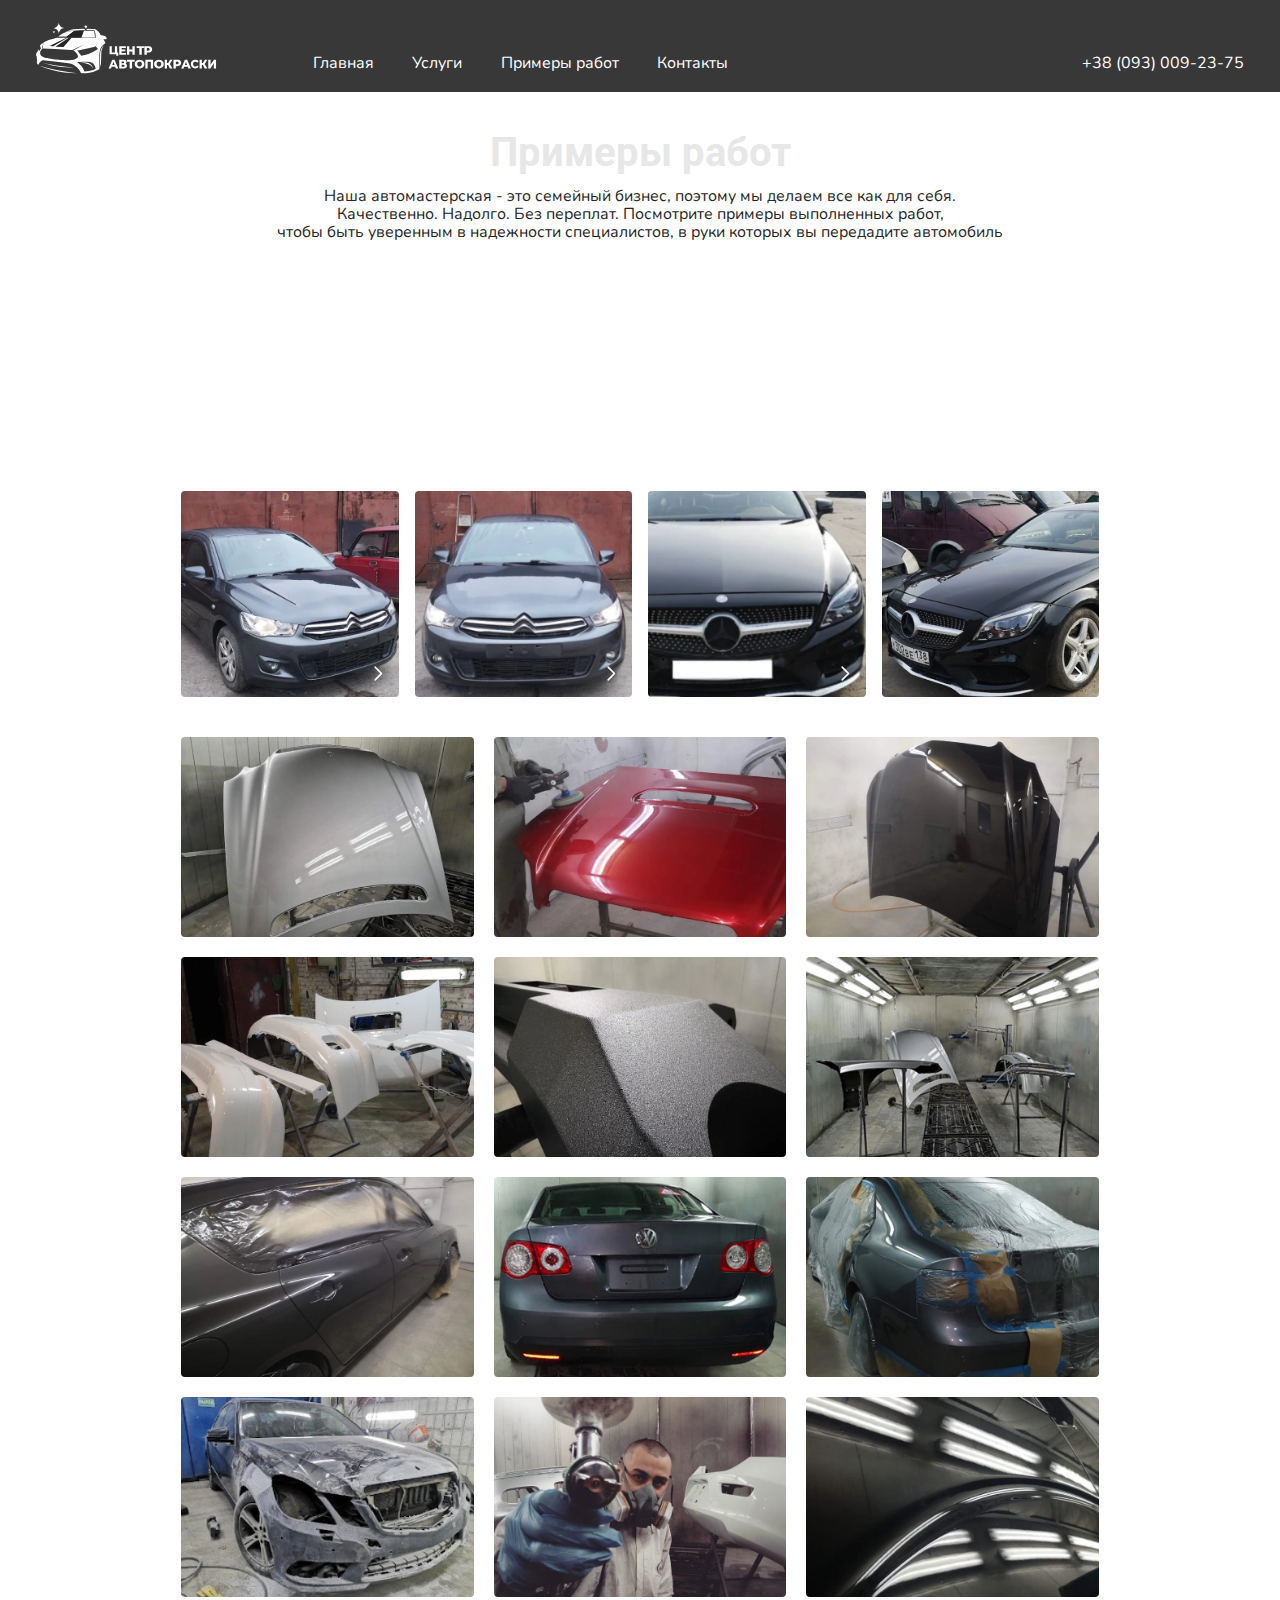
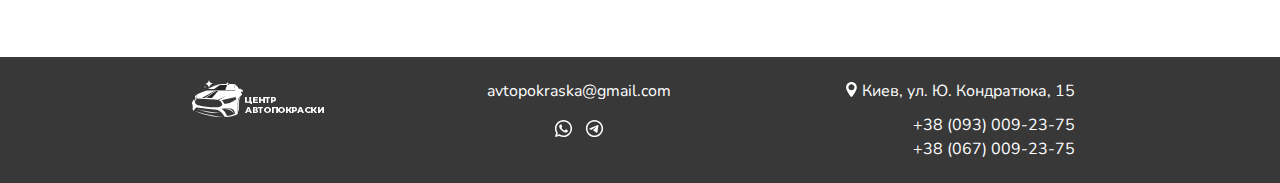
<file: works.html>
<!DOCTYPE html>
<html lang="ru">
  <head>
    <meta charset="UTF-8" />
    <meta name="viewport" content="width=device-width, initial-scale=1.0" />
    <title>Центр автопокраски</title>

    <!-- Styles -->
    <link rel="stylesheet" href="./css/swiper-bundle.min.css" />
    <link rel="stylesheet" href="./css/main.min.css" />
  </head>
  <body>
    <div class="wrapper">
      <!-- Header -->
      <header class="header text-secondary" id="header">
        <div class="header__container">
          <nav class="header__nav">
            <a href="index.html">
              <img
                class="header__logo"
                src="./images/logo-header.svg"
                alt="Логотип центра автопокраски"
              />
            </a>
            <ul class="header__menu">
              <li><a class="link-header" href="index.html">Главная</a></li>
              <li><a class="link-header" href="services.html">Услуги</a></li>
              <li>
                <a class="link-header" href="#">Примеры работ</a>
              </li>
              <li><a class="link-header" href="contacts.html">Контакты</a></li>
            </ul>
            <button class="header__burger menu-btn-open" type="button">
              <svg
                class="header__burger-icon icon__secondary"
                width="29"
                height="19"
              >
                <use href="./images/icons.svg#icon-burger"></use>
              </svg>
            </button>
          </nav>
          <address class="header__address">
            <div class="header__location location-address">
              <svg class="icon__secondary" width="15" height="15">
                <use href="./images/icons.svg#icon-location"></use>
              </svg>
              <p class="header__location-text">Киев, ул. Ю. Кондратюка, 15</p>
            </div>
            <a class="link-tel link-tel__header" href="tel:+380930092375"
              >+38 (093) 009-23-75</a
            >
          </address>
          <div class="mobile-menu">
            <div class="mobile-menu__wrapper">
              <button
                class="mobile-menu__btn-close menu-btn-close"
                type="button"
              >
                <svg
                  class="mobile-menu__icon-close icon__secondary"
                  width="13"
                  height="13"
                >
                  <use href="./images/icons.svg#icon-close"></use>
                </svg>
              </button>
              <div class="mobile-menu__container">
                <nav class="mobile-menu__nav">
                  <ul class="mobile-menu__menu">
                    <li class="mobile-menu__menu-item">
                      <a href="index.html">Главная</a>
                    </li>
                    <li class="mobile-menu__menu-item">
                      <a href="services.html">Услуги</a>
                    </li>
                    <li class="mobile-menu__menu-item">
                      <a href="works.html">Примеры работ</a>
                    </li>
                    <li class="mobile-menu__menu-item">
                      <a href="contacts.html">Контакты</a>
                    </li>
                  </ul>
                </nav>
                <address>
                  <ul>
                    <li class="mobile-menu__address-item">
                      <a
                        class="mobile-menu__address-link link-tel link-tel__footer"
                        href="tel:+380930092375"
                        >+38 (093) 009-23-75</a
                      >
                    </li>
                    <li class="mobile-menu__address-item">
                      <a
                        class="mobile-menu__address-link link-tel link-tel__footer"
                        href="tel:+380670092375"
                        >+38 (067) 009-23-75</a
                      >
                    </li>
                  </ul>
                </address>
              </div>
            </div>
          </div>
        </div>
      </header>
      <main>
        <!-- Works-page -->
        <section class="works section__top-page text-centered">
          <div class="container works__container">
            <header class="section__heading">
              <h2 class="section__title section__title--primary">
                Примеры работ
              </h2>
              <p class="section__heading-text">
                Наша автомастерская - это семейный бизнес, поэтому мы делаем все
                как для себя. <br />
                Качественно. Надолго. Без переплат. Посмотрите примеры
                выполненных работ, <br />
                чтобы быть уверенным в надежности специалистов, в руки которых
                вы передадите автомобиль
              </p>
            </header>

            <!-- Works-page (video-list) -->
            <ul class="works__video-list">
              <li class="works__video-item">
                <iframe
                  class="works__video-frame"
                  src="https://www.youtube.com/embed/5Z9iBFYyfYU?si=LVdW-zXeHVwwYORU"
                  title="Аэрография на автомобиле"
                  referrerpolicy="no-referrer"
                  allowfullscreen
                >
                </iframe>
              </li>

              <li class="works__video-item">
                <iframe
                  class="works__video-frame"
                  src="https://www.youtube.com/embed/U7i-Nb2XLDc?si=P-Q5wKd9mN8-YPKg"
                  title="Автопокраска"
                  referrerpolicy="no-referrer"
                  allowfullscreen
                >
                </iframe>
              </li>

              <li class="works__video-item">
                <iframe
                  class="works__video-frame"
                  src="https://www.youtube.com/embed/v2kvKxoJLUo?si=P8M630mIIUEXWxZY"
                  title="Аэрография на автомобиле"
                  referrerpolicy="no-referrer"
                  allowfullscreen
                >
                </iframe>
              </li>
            </ul>

            <!-- Works-section (fragment of Home-page) -->
            <ul class="works-section__list works__work-cards">
              <li class="work-card">
                <input
                  type="checkbox"
                  class="work-card__toggle-checkbox"
                  id="workCardToggle1"
                />
                <label for="workCardToggle1" class="work-card__toggle-label">
                  <picture>
                    <source
                      type="image/webp"
                      srcset="
                        ./images/work1-before.webp    1x,
                        ./images/work1-before@2x.webp 2x
                      "
                    />
                    <img
                      class="work-card__img work-card__img--before"
                      id="img1-before"
                      src="./images/work1-before.jpg"
                      srcset="
                        ./images/work1-before.jpg    1x,
                        ./images/work1-before@2x.jpg 2x
                      "
                      alt="Разбитый Ситроен без переднего бампера до ремонта (вид на передне правое крыло)"
                    />
                  </picture>

                  <picture>
                    <source
                      type="image/webp"
                      srcset="
                        ./images/work1-after.webp    1x,
                        ./images/work1-after@2x.webp 2x
                      "
                    />
                    <img
                      class="work-card__img work-card__img--after"
                      id="img1-after"
                      src="./images/work1-after.jpg"
                      srcset="
                        ./images/work1-after.jpg    1x,
                        ./images/work1-after@2x.jpg 2x
                      "
                      alt="Сине-серый Ситроен после ремонта и покраски (вид на передне правое крыло)"
                    />
                  </picture>
                </label>
                <svg
                  class="work-card__next icon__secondary"
                  width="9"
                  height="15"
                >
                  <use href="./images/icons.svg#icon-next"></use>
                </svg>
              </li>

              <li class="work-card">
                <input
                  type="checkbox"
                  class="work-card__toggle-checkbox"
                  id="workCardToggle2"
                />
                <label for="workCardToggle2" class="work-card__toggle-label">
                  <picture>
                    <source
                      type="image/webp"
                      srcset="
                        ./images/work2-before.webp    1x,
                        ./images/work2-before@2x.webp 2x
                      "
                    />
                    <img
                      class="work-card__img work-card__img--before"
                      id="img2-before"
                      src="./images/work2-before.jpg"
                      srcset="
                        ./images/work2-before.jpg    1x,
                        ./images/work2-before@2x.jpg 2x
                      "
                      alt="Разбитый Ситроен без переднего бампера до ремонта (вид спереди)"
                    />
                  </picture>

                  <picture>
                    <source
                      type="image/webp"
                      srcset="
                        ./images/work2-after.webp    1x,
                        ./images/work2-after@2x.webp 2x
                      "
                    />
                    <img
                      class="work-card__img work-card__img--after"
                      id="img2-after"
                      src="./images/work2-after.jpg"
                      srcset="
                        ./images/work2-after.jpg    1x,
                        ./images/work2-after@2x.jpg 2x
                      "
                      alt="Сине-серый Ситроен после ремонта и покраски (вид спереди)"
                    />
                  </picture>
                </label>
                <svg
                  class="work-card__next icon__secondary"
                  width="9"
                  height="15"
                >
                  <use href="./images/icons.svg#icon-next"></use>
                </svg>
              </li>

              <li class="work-card">
                <input
                  type="checkbox"
                  class="work-card__toggle-checkbox"
                  id="workCardToggle3"
                />
                <label for="workCardToggle3" class="work-card__toggle-label">
                  <picture>
                    <source
                      type="image/webp"
                      srcset="
                        ./images/work3-before.webp    1x,
                        ./images/work3-before@2x.webp 2x
                      "
                    />
                    <img
                      class="work-card__img work-card__img--before"
                      id="img3-before"
                      src="./images/work3-before.jpg"
                      srcset="
                        ./images/work3-before.jpg    1x,
                        ./images/work3-before@2x.jpg 2x
                      "
                      alt="Мерседес до покраски (вид спереди)"
                    />
                  </picture>

                  <picture>
                    <source
                      type="image/webp"
                      srcset="
                        ./images/work3-after.webp    1x,
                        ./images/work3-after@2x.webp 2x
                      "
                    />
                    <img
                      class="work-card__img work-card__img--after"
                      id="img3-after"
                      src="./images/work3-after.jpg"
                      srcset="
                        ./images/work3-after.jpg    1x,
                        ./images/work3-after@2x.jpg 2x
                      "
                      alt="Темно-синий Мерседес после покраски (вид спереди)"
                    />
                  </picture>
                </label>
                <svg
                  class="work-card__next icon__secondary"
                  width="9"
                  height="15"
                >
                  <use href="./images/icons.svg#icon-next"></use>
                </svg>
              </li>

              <li class="work-card">
                <input
                  type="checkbox"
                  class="work-card__toggle-checkbox"
                  id="workCardToggle4"
                />
                <label for="workCardToggle4" class="work-card__toggle-label">
                  <picture>
                    <source
                      type="image/webp"
                      srcset="
                        ./images/work4-before.webp    1x,
                        ./images/work4-before@2x.webp 2x
                      "
                    />
                    <img
                      class="work-card__img work-card__img--before"
                      id="img4-before"
                      src="./images/work4-before.jpg"
                      srcset="
                        ./images/work4-before.jpg    1x,
                        ./images/work4-before@2x.jpg 2x
                      "
                      alt="Мерседес до покраски (вид на переднее левое крыло)"
                    />
                  </picture>

                  <picture>
                    <source
                      type="image/webp"
                      srcset="
                        ./images/work4-after.webp    1x,
                        ./images/work4-after@2x.webp 2x
                      "
                    />
                    <img
                      class="work-card__img work-card__img--after"
                      id="img4-after"
                      src="./images/work4-after.jpg"
                      srcset="
                        ./images/work4-after.jpg    1x,
                        ./images/work4-after@2x.jpg 2x
                      "
                      alt="Темно-синий Мерседес после покраски (вид на переднее левое крыло)"
                    />
                  </picture>
                </label>
                <svg
                  class="work-card__next icon__secondary"
                  width="9"
                  height="15"
                >
                  <use href="./images/icons.svg#icon-next"></use>
                </svg>
              </li>
            </ul>

            <!-- Works-page (gallery) -->
            <ul class="gallery">
              <li class="gallery__card">
                <picture>
                  <source
                    type="image/webp"
                    srcset="
                      ./images/works-gallery-1.webp    1x,
                      ./images/works-gallery-1@2x.webp 2x
                    "
                  />
                  <img
                    class="gallery__img"
                    src="./images/works-gallery-1.jpg"
                    srcset="
                      ./images/works-gallery-1.jpg    1x,
                      ./images/works-gallery-1@2x.jpg 2x
                    "
                    alt="Передний белый бампер вертикально в мастерской"
                  />
                </picture>
              </li>
              <li class="gallery__card">
                <picture>
                  <source
                    type="image/webp"
                    srcset="
                      ./images/works-gallery-2.webp    1x,
                      ./images/works-gallery-2@2x.webp 2x
                    "
                  />
                  <img
                    class="gallery__img"
                    src="./images/works-gallery-2.jpg"
                    srcset="
                      ./images/works-gallery-2.jpg    1x,
                      ./images/works-gallery-2@2x.jpg 2x
                    "
                    alt="Передний красный бампер горизонтально в мастерской"
                  />
                </picture>
              </li>
              <li class="gallery__card">
                <picture>
                  <source
                    type="image/webp"
                    srcset="
                      ./images/works-gallery-3.webp    1x,
                      ./images/works-gallery-3@2x.webp 2x
                    "
                  />
                  <img
                    class="gallery__img"
                    src="./images/works-gallery-3.jpg"
                    srcset="
                      ./images/works-gallery-3.jpg    1x,
                      ./images/works-gallery-3@2x.jpg 2x
                    "
                    alt="Передний чёрный бампер вертикально в мастерской"
                  />
                </picture>
              </li>
              <li class="gallery__card">
                <picture>
                  <source
                    type="image/webp"
                    srcset="
                      ./images/works-gallery-4.webp    1x,
                      ./images/works-gallery-4@2x.webp 2x
                    "
                  />
                  <img
                    class="gallery__img"
                    src="./images/works-gallery-4.jpg"
                    srcset="
                      ./images/works-gallery-4.jpg    1x,
                      ./images/works-gallery-4@2x.jpg 2x
                    "
                    alt="Белые детали кузова автомобиля в мастерской"
                  />
                </picture>
              </li>
              <li class="gallery__card">
                <picture>
                  <source
                    type="image/webp"
                    srcset="
                      ./images/works-gallery-5.webp    1x,
                      ./images/works-gallery-5@2x.webp 2x
                    "
                  />
                  <img
                    class="gallery__img"
                    src="./images/works-gallery-5.jpg"
                    srcset="
                      ./images/works-gallery-5.jpg    1x,
                      ./images/works-gallery-5@2x.jpg 2x
                    "
                    alt="Темно-серая деталь автомобиля крупным планом"
                  />
                </picture>
              </li>
              <li class="gallery__card">
                <picture>
                  <source
                    type="image/webp"
                    srcset="
                      ./images/works-gallery-6.webp    1x,
                      ./images/works-gallery-6@2x.webp 2x
                    "
                  />
                  <img
                    class="gallery__img"
                    src="./images/works-gallery-6.jpg"
                    srcset="
                      ./images/works-gallery-6.jpg    1x,
                      ./images/works-gallery-6@2x.jpg 2x
                    "
                    alt="Белые детали кузова автомобиля в мастерской (перспектива)"
                  />
                </picture>
              </li>
              <li class="gallery__card">
                <picture>
                  <source
                    type="image/webp"
                    srcset="
                      ./images/works-gallery-7.webp    1x,
                      ./images/works-gallery-7@2x.webp 2x
                    "
                  />
                  <img
                    class="gallery__img"
                    src="./images/works-gallery-7.jpg"
                    srcset="
                      ./images/works-gallery-7.jpg    1x,
                      ./images/works-gallery-7@2x.jpg 2x
                    "
                    alt="Черный автомобиль, стёкла закленны клёнкой, вид справа"
                  />
                </picture>
              </li>
              <li class="gallery__card">
                <picture>
                  <source
                    type="image/webp"
                    srcset="
                      ./images/works-gallery-8.webp    1x,
                      ./images/works-gallery-8@2x.webp 2x
                    "
                  />
                  <img
                    class="gallery__img"
                    src="./images/works-gallery-8.jpg"
                    srcset="
                      ./images/works-gallery-8.jpg    1x,
                      ./images/works-gallery-8@2x.jpg 2x
                    "
                    alt="Тёмно-синий Фольксваген в мастерской, вид на задний бампер"
                  />
                </picture>
              </li>
              <li class="gallery__card">
                <picture>
                  <source
                    type="image/webp"
                    srcset="
                      ./images/works-gallery-9.webp    1x,
                      ./images/works-gallery-9@2x.webp 2x
                    "
                  />
                  <img
                    class="gallery__img"
                    src="./images/works-gallery-9.jpg"
                    srcset="
                      ./images/works-gallery-9.jpg    1x,
                      ./images/works-gallery-9@2x.jpg 2x
                    "
                    alt="Тёмно-синий Фольксваген, стёкла и фары - заклеенны клеёнкой, вид на задний бампер"
                  />
                </picture>
              </li>
              <li class="gallery__card">
                <picture>
                  <source
                    type="image/webp"
                    srcset="
                      ./images/works-gallery-10.webp    1x,
                      ./images/works-gallery-10@2x.webp 2x
                    "
                  />
                  <img
                    class="gallery__img"
                    src="./images/works-gallery-10.jpg"
                    srcset="
                      ./images/works-gallery-10.jpg    1x,
                      ./images/works-gallery-10@2x.jpg 2x
                    "
                    alt="Серый автомобиль без фар в мастерской, вид на передний передний бампер"
                  />
                </picture>
              </li>
              <li class="gallery__card">
                <picture>
                  <source
                    type="image/webp"
                    srcset="
                      ./images/works-gallery-11.webp    1x,
                      ./images/works-gallery-11@2x.webp 2x
                    "
                  />
                  <img
                    class="gallery__img"
                    src="./images/works-gallery-11.jpg"
                    srcset="
                      ./images/works-gallery-11.jpg    1x,
                      ./images/works-gallery-11@2x.jpg 2x
                    "
                    alt="Мужчина  с пульверизатором для покраски авто в мастерской"
                  />
                </picture>
              </li>
              <li class="gallery__card">
                <picture>
                  <source
                    type="image/webp"
                    srcset="
                      ./images/works-gallery-12.webp    1x,
                      ./images/works-gallery-12@2x.webp 2x
                    "
                  />
                  <img
                    class="gallery__img"
                    src="./images/works-gallery-12.jpg"
                    srcset="
                      ./images/works-gallery-12.jpg    1x,
                      ./images/works-gallery-12@2x.jpg 2x
                    "
                    alt="Отсветы ламп на свежевыкрашенной чёрной детали автомобиля"
                  />
                </picture>
              </li>
            </ul>
            <div class="gallery-slider">
              <button
                class="button-close gallery-slider__btn-close slider-btn-close"
                type="button"
              >
                &times;
              </button>
              <div class="gallery-slider__container">
                <button
                  class="swipe-button swipe-button__btn-prev slider-btn-prev"
                  type="button"
                >
                  <svg
                    class="swipe-button__btn-icon icon__secondary"
                    width="8"
                    height="14"
                  >
                    <use href="./images/icons.svg#icon-next"></use>
                  </svg>
                </button>
                <button
                  class="swipe-button swipe-button__btn-next slider-btn-next"
                  type="button"
                >
                  <svg
                    class="swipe-button__btn-icon icon__secondary"
                    width="8"
                    height="14"
                  >
                    <use href="./images/icons.svg#icon-next"></use>
                  </svg>
                </button>
              </div>
            </div>
          </div>
        </section>
      </main>

      <!-- Footer -->
      <footer class="footer text-secondary">
        <div class="container">
          <!-- Footer-mobile -->
          <div class="footer-m">
            <a href="index.html">
              <img
                class="footer-m__logo"
                src="./images/logo-footer.svg"
                alt="Логотип центра автопокраски"
              />
            </a>

            <address>
              <ul class="footer-m__address-list text-centered">
                <li>
                  <a href="tel:+380930092375">+38 (093) 009-23-75</a>
                </li>
                <li>
                  <p>Киев, ул. Кондратюка, 15</p>
                </li>
                <li>
                  <a href="mailto:avtopokraska@gmail.com"
                    >avtopokraska@gmail.com</a
                  >
                </li>
                <li>
                  <div class="footer__social-icons">
                    <a href="https://whatsapp/avtopokraska">
                      <svg class="icon__accent" width="25" height="25">
                        <use href="./images/icons.svg#icon-whatsapp"></use>
                      </svg>
                    </a>

                    <a href="https://t.me/s/avtopokraska">
                      <svg class="icon__accent" width="25" height="25">
                        <use href="./images/icons.svg#icon-telegram"></use>
                      </svg>
                    </a>
                  </div>
                </li>
              </ul>
            </address>
          </div>

          <!-- Footer-tablet -->
          <div class="footer-t">
            <a href="index.html">
              <img
                class="footer-t__logo"
                src="./images/logo-footer.svg"
                alt="Логотип центра автопокраски"
              />
            </a>
            <address class="footer-t__address">
              <ul class="footer-t__social-list text-centered">
                <li class="footer-t__social-item">
                  <a class="link-text" href="mailto:avtopokraska@gmail.com"
                    >avtopokraska@gmail.com</a
                  >
                </li>
                <li class="footer-t__social-item">
                  <div class="footer__social-icons">
                    <a href="https://whatsapp/avtopokraska">
                      <svg class="icon__accent" width="25" height="25">
                        <use href="./images/icons.svg#icon-whatsapp"></use>
                      </svg>
                    </a>

                    <a href="https://t.me/s/avtopokraska">
                      <svg class="icon__accent" width="25" height="25">
                        <use href="./images/icons.svg#icon-telegram"></use>
                      </svg>
                    </a>
                  </div>
                </li>
              </ul>
              <ul class="footer-t__address-list">
                <li class="footer-t__address-item icon-text-address">
                  <svg class="icon__secondary" width="15" height="15">
                    <use href="./images/icons.svg#icon-location"></use>
                  </svg>
                  <p>Киев, ул. Ю. Кондратюка, 15</p>
                </li>
                <li class="footer-t__address-item">
                  <a
                    class="footer-t__address-link link-tel link-tel__footer"
                    href="tel:+380930092375"
                    >+38 (093) 009-23-75</a
                  >
                  <a
                    class="footer-t__address-link link-tel link-tel__footer"
                    href="tel:+380670092375"
                    >+38 (067) 009-23-75</a
                  >
                </li>
              </ul>
            </address>
          </div>

          <!-- Footer-desktop -->
          <div class="footer-d">
            <div class="footer-d__container">
              <a href="index.html">
                <img
                  class="footer-d__logo"
                  src="./images/logo-footer.svg"
                  alt="Логотип центра автопокраски"
                />
              </a>
              <address class="footer-d__address">
                <ul class="footer-d__address-list">
                  <li class="footer-d__address-item icon-text-address">
                    <svg class="icon__secondary" width="15" height="15">
                      <use href="./images/icons.svg#icon-location"></use>
                    </svg>
                    <p>Киев, ул. Ю. Кондратюка, 15</p>
                  </li>
                  <li class="footer-d__address-item">
                    <a class="link-text" href="mailto:avtopokraska@gmail.com"
                      >avtopokraska@gmail.com</a
                    >
                  </li>
                  <li class="footer-d__address-item">
                    <div class="footer__social-icons">
                      <a href="https://whatsapp/avtopokraska">
                        <svg class="icon__accent" width="30" height="30">
                          <use href="./images/icons.svg#icon-whatsapp"></use>
                        </svg>
                      </a>

                      <a href="https://t.me/s/avtopokraska">
                        <svg class="icon__accent" width="30" height="30">
                          <use href="./images/icons.svg#icon-telegram"></use>
                        </svg>
                      </a>
                    </div>
                  </li>
                  <li class="footer-d__address-item">
                    <a
                      class="footer-d__address-link link-tel link-tel__footer"
                      href="tel:+380930092375"
                      >+38 (093) 009-23-75</a
                    >
                    <a
                      class="footer-d__address-link link-tel link-tel__footer"
                      href="tel:+380670092375"
                      >+38 (067) 009-23-75</a
                    >
                  </li>
                </ul>
              </address>
            </div>
          </div>
        </div>
      </footer>
    </div>

    <!-- Scripts -->
    <script src="./js/header.js"></script>
    <script src="./js/mobile-menu.js"></script>
    <script src="./js/gallery-slider.js"></script>
  </body>
</html>
</file>
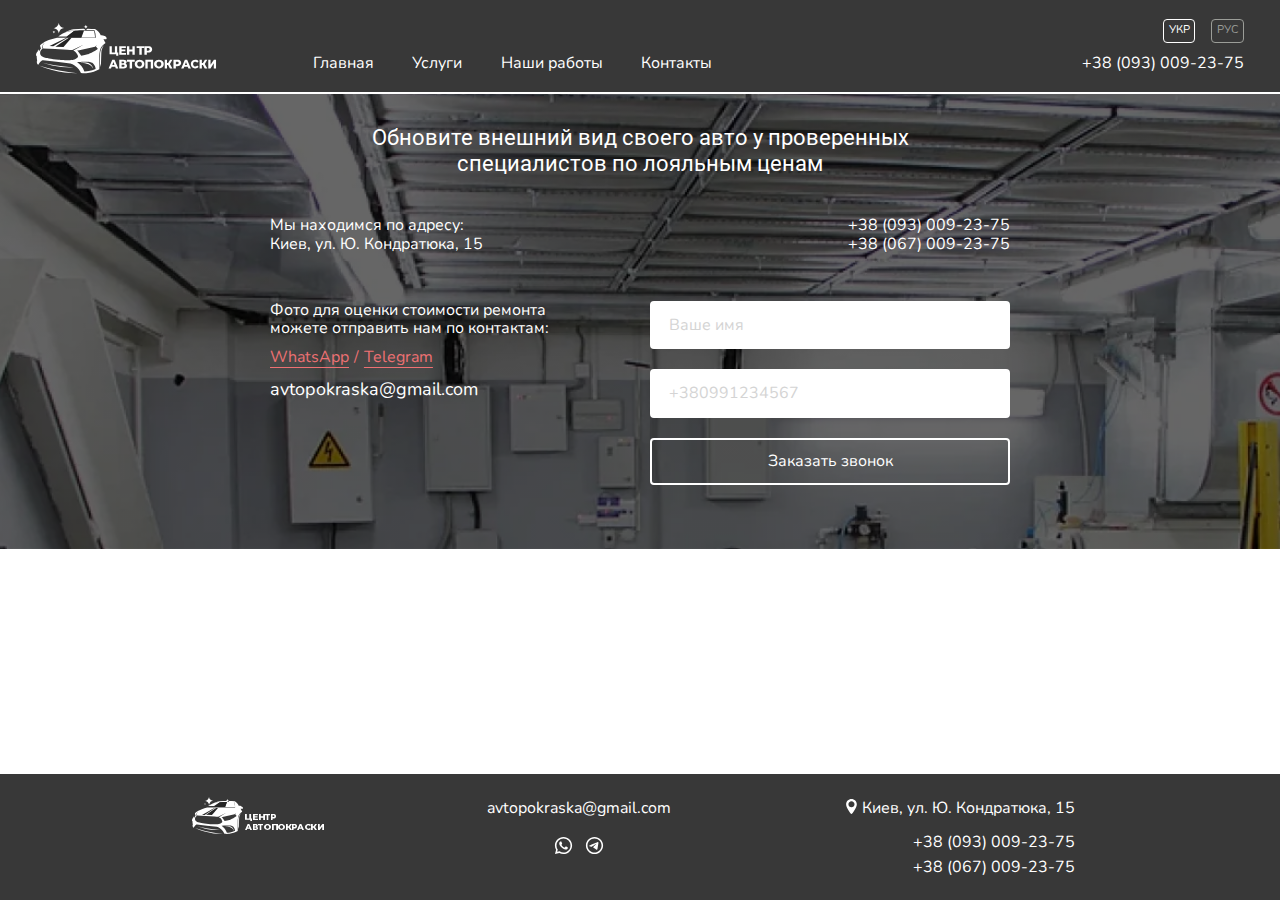
<file: ru/contacts.html>
<!DOCTYPE html>
<html lang="ru">
  <head>
    <meta charset="UTF-8" />
    <meta name="viewport" content="width=device-width, initial-scale=1.0" />
    <title>Контакты - Центр Автопокраски</title>

    <!-- Styles -->
    <link rel="stylesheet" href="../css/swiper-bundle.min.css" />
    <link rel="stylesheet" href="../css/main.min.css" />
  </head>
  <body>
    <div class="wrapper">
      <!-- Header -->
      <header class="header text-secondary" id="header">
        <div class="header__container">
          <nav class="header__nav">
            <a href="home.html">
              <img
                class="header__logo"
                src="../images/logo-header.svg"
                alt="Логотип центра автопокраски"
              />
            </a>
            <ul class="header__menu">
              <li><a class="link-header" href="home.html">Главная</a></li>
              <li><a class="link-header" href="services.html">Услуги</a></li>
              <li>
                <a class="link-header" href="works.html">Наши работы</a>
              </li>
              <li><a class="link-header" href="#">Контакты</a></li>
            </ul>
            <div class="header__mob-links-lang">
              <a class="header__mob-link-lang" href="../uk/contacts.html"
                >УКР</a
              >
              <a
                class="header__mob-link-lang header__mob-link-lang--checked"
                href="#"
                >РУС</a
              >
            </div>
            <button class="header__burger menu-btn-open" type="button">
              <svg class="header__burger-icon icon__secondary">
                <use href="../images/icons.svg#icon-burger"></use>
              </svg>
            </button>
          </nav>
          <address class="header__address">
            <div class="header__location icon-text-address">
              <svg class="icon__secondary" width="15" height="15">
                <use href="../images/icons.svg#icon-location"></use>
              </svg>
              <p class="header__location-text">Киев, ул. Ю. Кондратюка, 15</p>
            </div>
            <div>
              <div class="header__lap-links-lang">
                <a class="header__lap-link-lang" href="../uk/contacts.html"
                  >УКР</a
                >
                <a
                  class="header__lap-link-lang header__lap-link-lang--checked"
                  href="#"
                  >РУС</a
                >
              </div>
              <a class="link-tel link-tel__header" href="tel:+380930092375"
                >+38 (093) 009-23-75</a
              >
            </div>
          </address>
          <div class="mobile-menu">
            <div class="mobile-menu__wrapper">
              <button
                class="mobile-menu__btn-close menu-btn-close"
                type="button"
              >
                <svg
                  class="mobile-menu__icon-close icon__secondary"
                  width="13"
                  height="13"
                >
                  <use href="../images/icons.svg#icon-close"></use>
                </svg>
              </button>
              <div class="mobile-menu__container">
                <nav class="mobile-menu__nav">
                  <ul class="mobile-menu__menu">
                    <li class="mobile-menu__menu-item">
                      <a href="home.html">Главная</a>
                    </li>
                    <li class="mobile-menu__menu-item">
                      <a href="services.html">Услуги</a>
                    </li>
                    <li class="mobile-menu__menu-item">
                      <a href="works.html">Наши работы</a>
                    </li>
                    <li class="mobile-menu__menu-item">
                      <a href="#">Контакты</a>
                    </li>
                  </ul>
                </nav>
                <address>
                  <ul>
                    <li class="mobile-menu__address-item">
                      <a href="tel:+380930092375">+38 (093) 009-23-75</a>
                    </li>
                    <li class="mobile-menu__address-item">
                      <a href="tel:+380670092375">+38 (067) 009-23-75</a>
                    </li>
                  </ul>
                </address>
              </div>
            </div>
          </div>
        </div>
      </header>
      <main>
        <!-- Contact-section with changes -->
        <section class="contact-section contacts-page" id="contact-section">
          <div class="contact-section__wrapper contacts-page__wrapper">
            <div class="contact-section__container text-secondary">
              <h2 class="visually-hidden">Контакты</h2>
              <p
                class="contact-section__heading-text contacts-page__heading-text text-centered"
              >
                Обновите внешний вид своего авто у проверенных специалистов по
                лояльным ценам
              </p>
              <div class="contact-section__inner">
                <address class="contacts-page__address">
                  <p class="contacts-page__address-text">
                    Мы находимся по адресу: <br />
                    Киев, ул. Ю. Кондратюка, 15
                  </p>
                  <div class="contacts-page__address-links">
                    <a
                      class="contacts-page__address-link"
                      href="tel:+380930092375"
                      >+38 (093) 009-23-75</a
                    >
                    <a
                      class="contacts-page__address-link"
                      href="tel:+380670092375"
                      >+38 (067) 009-23-75</a
                    >
                  </div>
                </address>
                <div class="contact-section__content">
                  <address class="contact-section__add">
                    <p class="contact-section__add-text">
                      Фото для оценки стоимости ремонта можете отправить нам по
                      контактам:
                    </p>
                    <div class="contact-section__apps">
                      <a
                        class="link-accent"
                        href="https://whatsapp/avtopokraska"
                        >WhatsApp</a
                      >
                      <p>/</p>
                      <a class="link-accent" href="https://t.me/s/avtopokraska"
                        >Telegram</a
                      >
                    </div>
                    <a
                      class="contact-section__email-link link-text"
                      href="mailto:avtopokraska@gmail.com"
                      >avtopokraska@gmail.com</a
                    >
                  </address>
                  <form
                    class="contact-section__form call-form"
                    name="contact-form"
                    autocomplete="off"
                  >
                    <div class="input__form-field">
                      <label
                        class="input__label visually-hidden"
                        for="user-name"
                        >Ваше имя</label
                      >
                      <input
                        class="input__control"
                        type="text"
                        name="user-name"
                        id="user-name"
                        placeholder="Ваше имя"
                        required
                      />
                    </div>

                    <div class="input__form-field">
                      <label class="input__label visually-hidden" for="user-tel"
                        >+38-123-456-78-90</label
                      >
                      <input
                        class="input__control"
                        type="tel"
                        name="user-tel"
                        id="user-tel"
                        pattern="\+38[0-9]{10}"
                        placeholder="+380991234567"
                        required
                      />
                    </div>

                    <button
                      class="button-order contact-section__form-button submit-btn"
                      type="submit"
                    >
                      Заказать звонок
                    </button>
                  </form>
                </div>
              </div>
            </div>
          </div>
          <iframe
            class="contact-section__map contacts-page__map"
            src="https://www.google.com/maps/embed?pb=!1m18!1m12!1m3!1d1268.2323512430671!2d30.464360013375558!3d50.525526147618535!2m3!1f0!2f0!3f0!3m2!1i1024!2i768!4f13.1!3m3!1m2!1s0x40d4d28b1f1d4905%3A0xbfe284b5cde389b!2z0YPQuy4g0K7RgNC40Y8g0JrQvtC90LTRgNCw0YLRjtC60LAsIDE1LCDQmtC40LXQsiwgMDIwMDA!5e0!3m2!1sru!2sua!4v1718128025096!5m2!1sru!2sua"
            allowfullscreen=""
            loading="lazy"
            referrerpolicy="no-referrer-when-downgrade"
          >
          </iframe>
        </section>
      </main>

      <!-- Footer -->
      <footer class="footer text-secondary">
        <div class="container">
          <!-- Footer-mobile -->
          <div class="footer-m">
            <a href="home.html">
              <img
                class="footer-m__logo"
                src="../images/logo-footer.svg"
                alt="Логотип центра автопокраски"
              />
            </a>

            <address>
              <ul class="footer-m__address-list text-centered">
                <li>
                  <a href="tel:+380930092375">+38 (093) 009-23-75</a>
                </li>
                <li>
                  <p>Киев, ул. Кондратюка, 15</p>
                </li>
                <li>
                  <a href="mailto:avtopokraska@gmail.com"
                    >avtopokraska@gmail.com</a
                  >
                </li>
                <li>
                  <div class="footer__social-icons">
                    <a href="https://whatsapp/avtopokraska">
                      <svg class="icon__accent" width="25" height="25">
                        <use href="../images/icons.svg#icon-whatsapp"></use>
                      </svg>
                    </a>

                    <a href="https://t.me/s/avtopokraska">
                      <svg class="icon__accent" width="25" height="25">
                        <use href="../images/icons.svg#icon-telegram"></use>
                      </svg>
                    </a>
                  </div>
                </li>
              </ul>
            </address>
          </div>

          <!-- Footer-tablet -->
          <div class="footer-t">
            <a href="home.html">
              <img
                class="footer-t__logo"
                src="../images/logo-footer.svg"
                alt="Логотип центра автопокраски"
              />
            </a>
            <address class="footer-t__address">
              <ul class="footer-t__social-list text-centered">
                <li class="footer-t__social-item">
                  <a class="link-text" href="mailto:avtopokraska@gmail.com"
                    >avtopokraska@gmail.com</a
                  >
                </li>
                <li class="footer-t__social-item">
                  <div class="footer__social-icons">
                    <a href="https://whatsapp/avtopokraska">
                      <svg class="icon__accent" width="25" height="25">
                        <use href="../images/icons.svg#icon-whatsapp"></use>
                      </svg>
                    </a>

                    <a href="https://t.me/s/avtopokraska">
                      <svg class="icon__accent" width="25" height="25">
                        <use href="../images/icons.svg#icon-telegram"></use>
                      </svg>
                    </a>
                  </div>
                </li>
              </ul>
              <ul class="footer-t__address-list">
                <li class="footer-t__address-item icon-text-address">
                  <svg class="icon__secondary" width="15" height="15">
                    <use href="../images/icons.svg#icon-location"></use>
                  </svg>
                  <p>Киев, ул. Ю. Кондратюка, 15</p>
                </li>
                <li class="footer-t__address-item">
                  <a
                    class="footer-t__address-link link-tel link-tel__footer"
                    href="tel:+380930092375"
                    >+38 (093) 009-23-75</a
                  >
                  <a
                    class="footer-t__address-link link-tel link-tel__footer"
                    href="tel:+380670092375"
                    >+38 (067) 009-23-75</a
                  >
                </li>
              </ul>
            </address>
          </div>

          <!-- Footer-desktop -->
          <div class="footer-d">
            <div class="footer-d__container">
              <a href="home.html">
                <img
                  class="footer-d__logo"
                  src="../images/logo-footer.svg"
                  alt="Логотип центра автопокраски"
                />
              </a>
              <address class="footer-d__address">
                <ul class="footer-d__address-list">
                  <li class="footer-d__address-item icon-text-address">
                    <svg class="icon__secondary" width="15" height="15">
                      <use href="../images/icons.svg#icon-location"></use>
                    </svg>
                    <p>Киев, ул. Ю. Кондратюка, 15</p>
                  </li>
                  <li class="footer-d__address-item">
                    <a class="link-text" href="mailto:avtopokraska@gmail.com"
                      >avtopokraska@gmail.com</a
                    >
                  </li>
                  <li class="footer-d__address-item">
                    <div class="footer__social-icons">
                      <a href="https://whatsapp/avtopokraska">
                        <svg class="icon__accent" width="30" height="30">
                          <use href="../images/icons.svg#icon-whatsapp"></use>
                        </svg>
                      </a>

                      <a href="https://t.me/s/avtopokraska">
                        <svg class="icon__accent" width="30" height="30">
                          <use href="../images/icons.svg#icon-telegram"></use>
                        </svg>
                      </a>
                    </div>
                  </li>
                  <li class="footer-d__address-item">
                    <a
                      class="footer-d__address-link link-tel link-tel__footer"
                      href="tel:+380930092375"
                      >+38 (093) 009-23-75</a
                    >
                    <a
                      class="footer-d__address-link link-tel link-tel__footer"
                      href="tel:+380670092375"
                      >+38 (067) 009-23-75</a
                    >
                  </li>
                </ul>
              </address>
            </div>
          </div>
        </div>
      </footer>
    </div>

    <!-- Scripts -->
    <script src="../js/header.js"></script>
    <script src="../js/mobile-menu.js"></script>
    <script src="../js/btn-change-label.js"></script>
  </body>
</html>
</file>
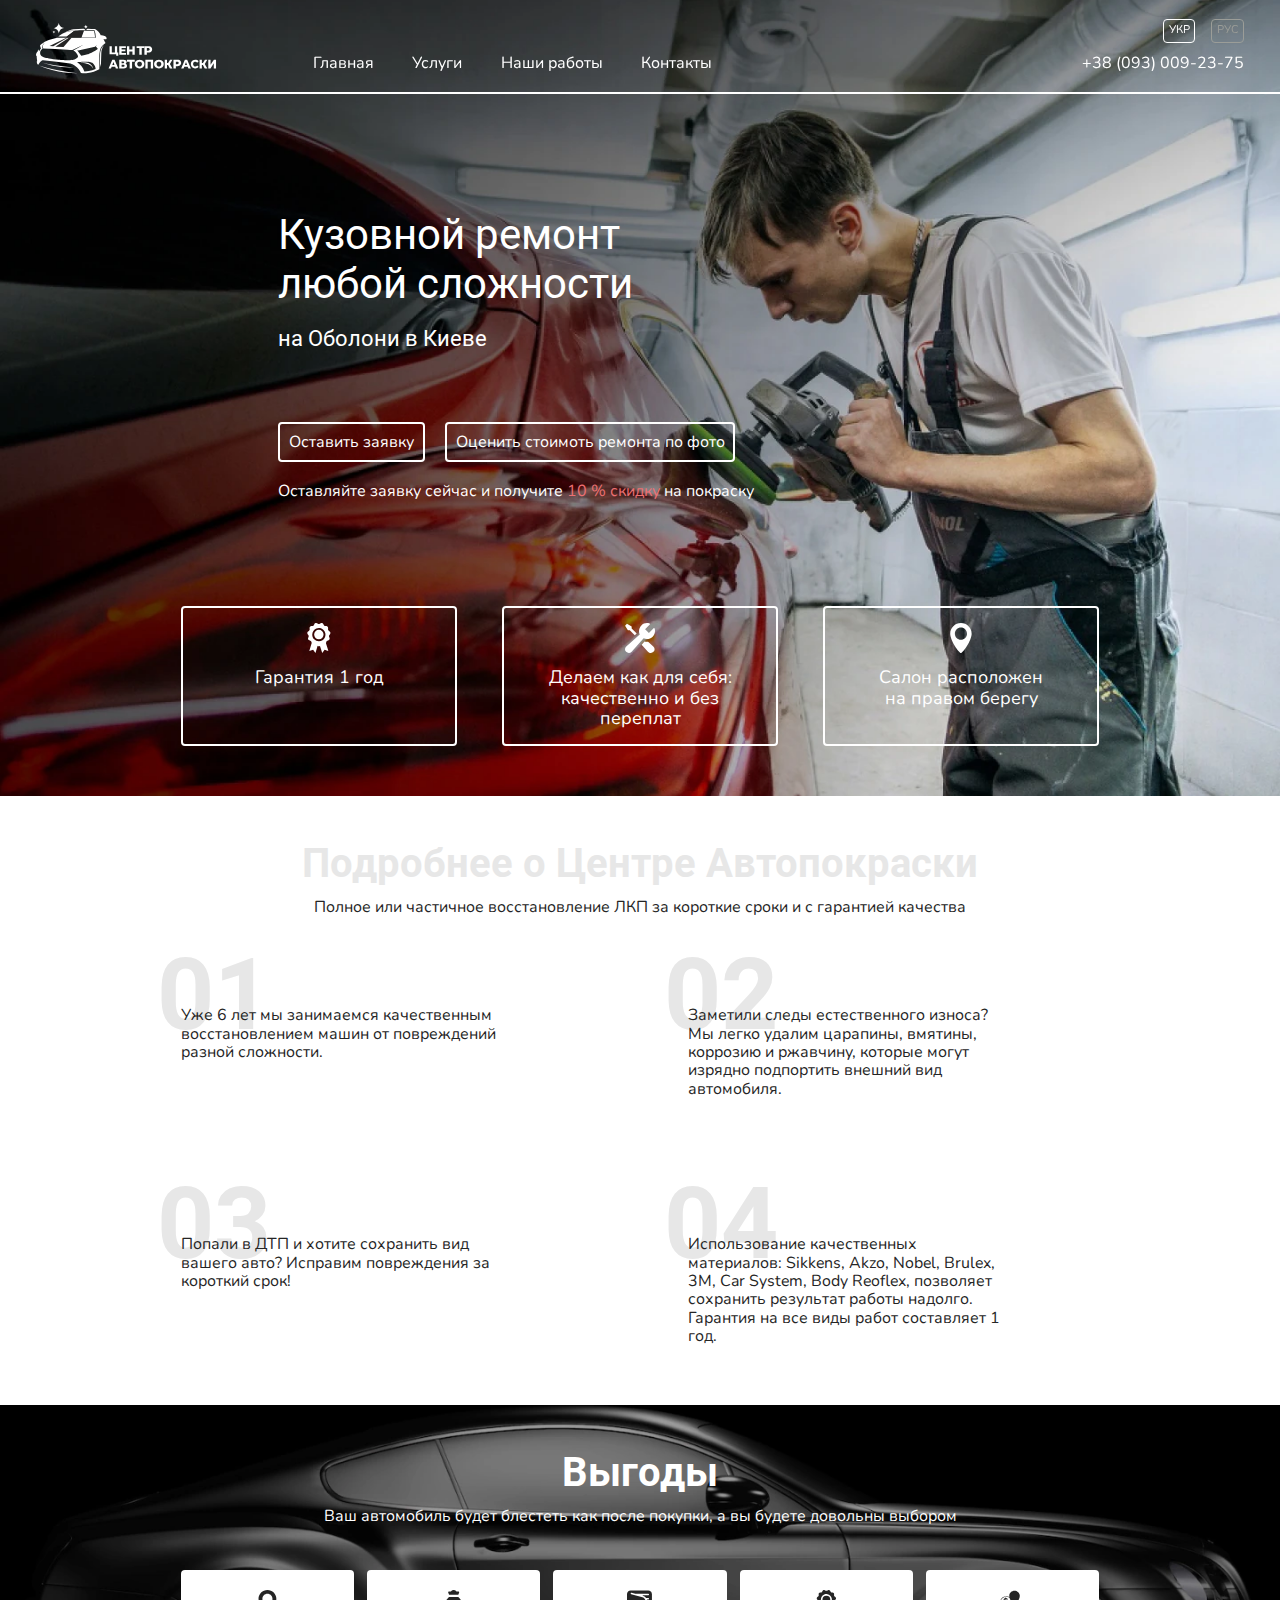
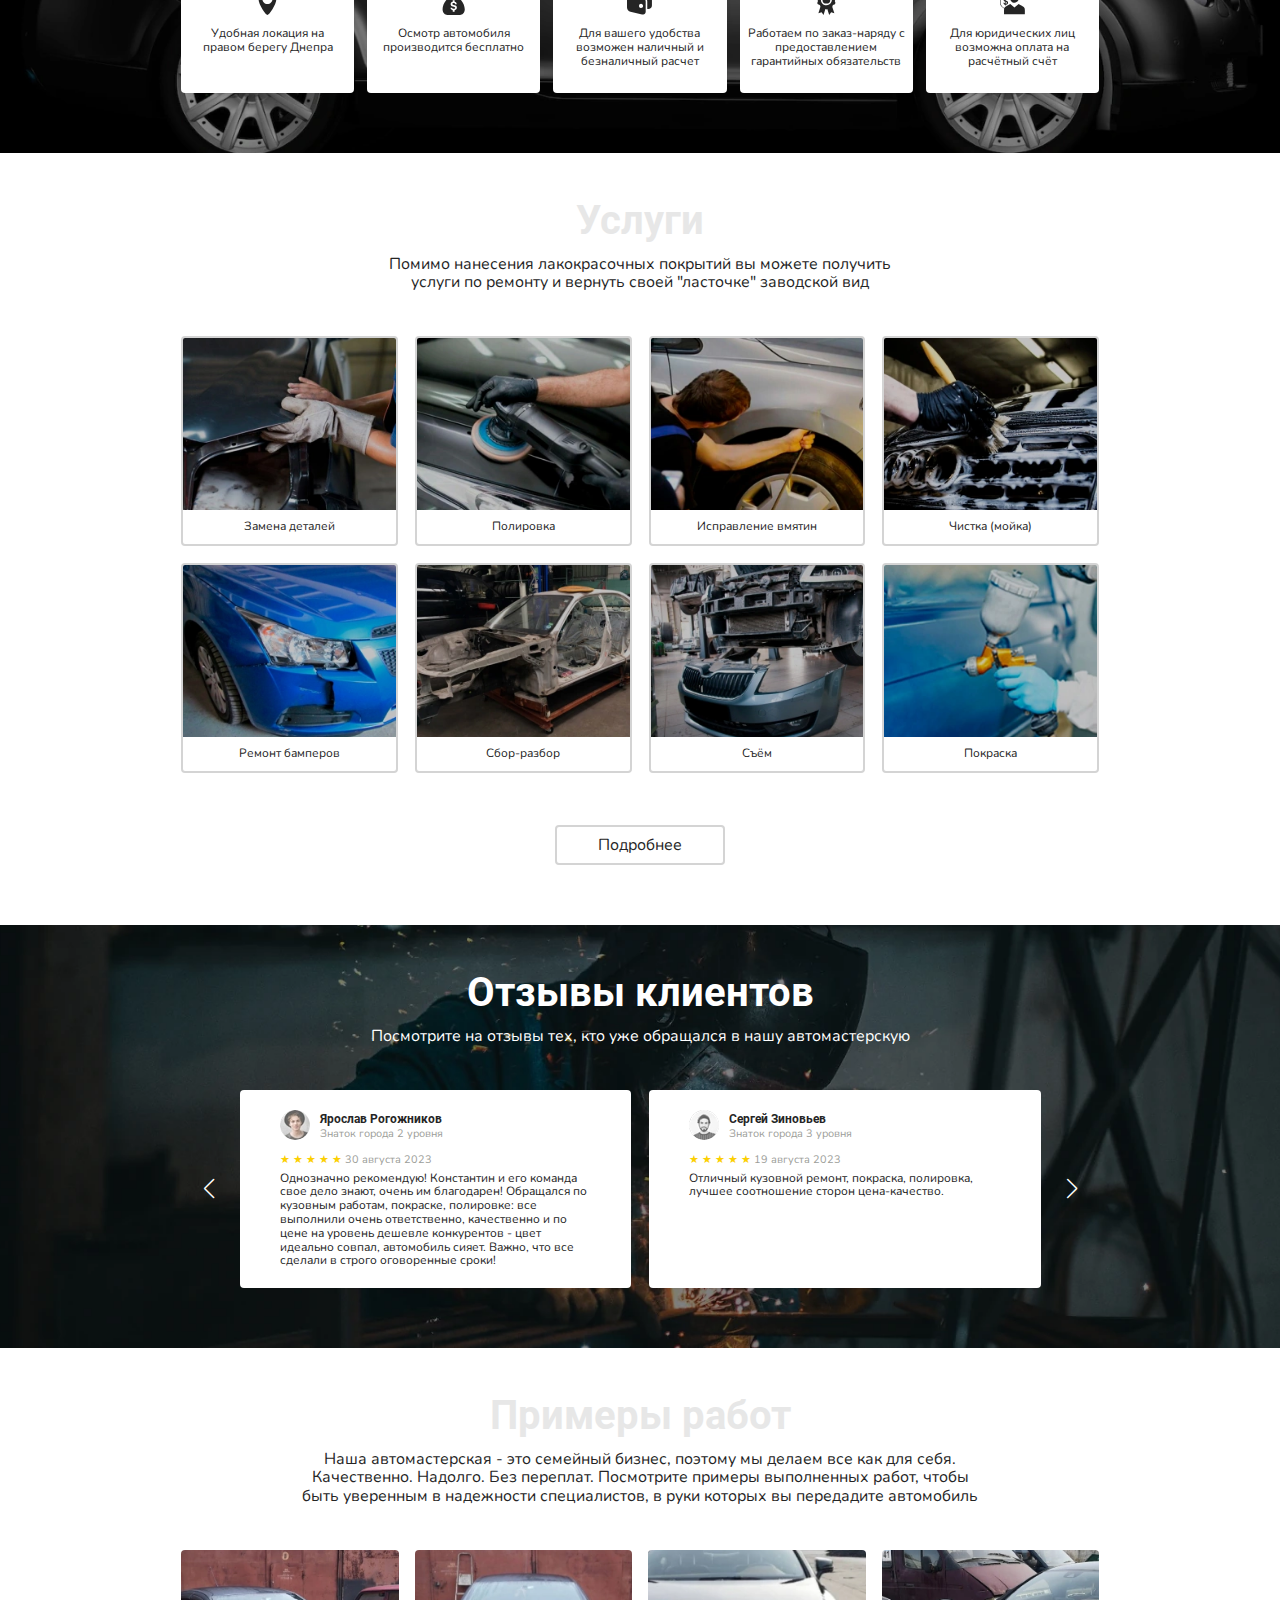
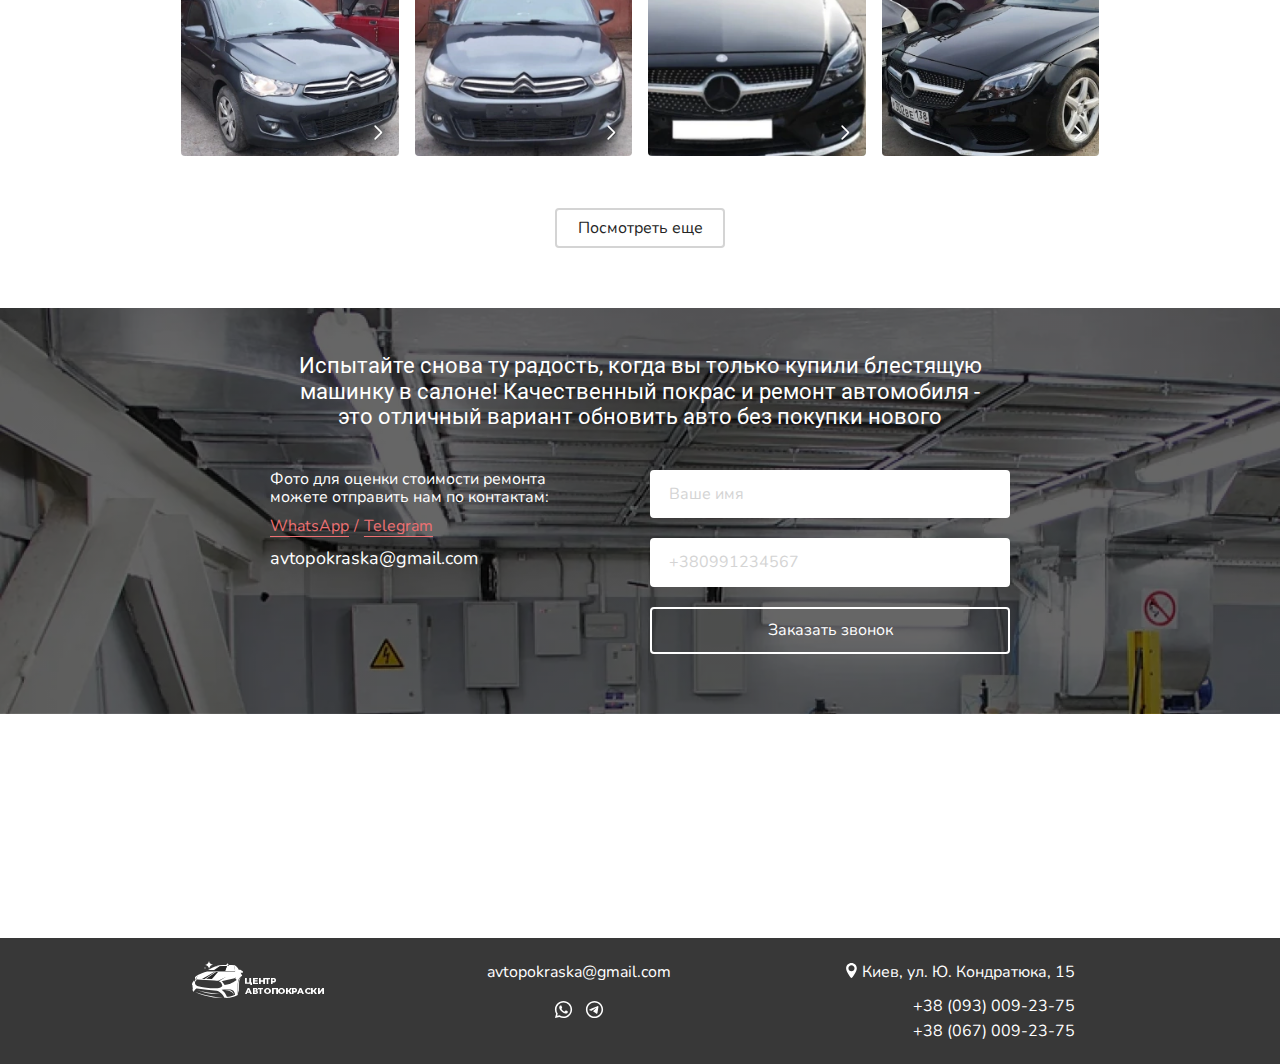
<file: ru/home.html>
<!DOCTYPE html>
<html lang="ru">
  <head>
    <meta charset="UTF-8" />
    <meta name="viewport" content="width=device-width, initial-scale=1.0" />
    <title>Главная - Центр Автопокраски</title>

    <!-- Styles -->
    <link rel="stylesheet" href="../css/swiper-bundle.min.css" />
    <link rel="stylesheet" href="../css/main.min.css" />
  </head>
  <body>
    <div class="wrapper">
      <!-- Header -->
      <header class="header header-main text-secondary" id="header">
        <div class="header__container">
          <nav class="header__nav">
            <a href="home.html">
              <img
                class="header__logo"
                src="../images/logo-header.svg"
                alt="Логотип центра автопокраски"
              />
            </a>
            <ul class="header__menu">
              <li><a class="link-header" href="#">Главная</a></li>
              <li><a class="link-header" href="services.html">Услуги</a></li>
              <li>
                <a class="link-header" href="works.html">Наши работы</a>
              </li>
              <li><a class="link-header" href="contacts.html">Контакты</a></li>
            </ul>
            <div class="header__mob-links-lang">
              <a class="header__mob-link-lang" href="../uk/home.html">УКР</a>
              <a
                class="header__mob-link-lang header__mob-link-lang--checked"
                href="#"
                >РУС</a
              >
            </div>
            <button class="header__burger menu-btn-open" type="button">
              <svg class="header__burger-icon icon__secondary">
                <use href="../images/icons.svg#icon-burger"></use>
              </svg>
            </button>
          </nav>
          <address class="header__address">
            <div class="header__location icon-text-address">
              <svg class="icon__secondary" width="15" height="15">
                <use href="../images/icons.svg#icon-location"></use>
              </svg>
              <p class="header__location-text">Киев, ул. Ю. Кондратюка, 15</p>
            </div>
            <div>
              <div class="header__lap-links-lang">
                <a class="header__lap-link-lang" href="../uk/home.html">УКР</a>
                <a
                  class="header__lap-link-lang header__lap-link-lang--checked"
                  href="#"
                  >РУС</a
                >
              </div>
              <a class="link-tel link-tel__header" href="tel:+380930092375"
                >+38 (093) 009-23-75</a
              >
            </div>
          </address>
          <div class="mobile-menu">
            <div class="mobile-menu__wrapper">
              <button
                class="mobile-menu__btn-close menu-btn-close"
                type="button"
              >
                <svg
                  class="mobile-menu__icon-close icon__secondary"
                  width="13"
                  height="13"
                >
                  <use href="../images/icons.svg#icon-close"></use>
                </svg>
              </button>
              <div class="mobile-menu__container">
                <nav class="mobile-menu__nav">
                  <ul class="mobile-menu__menu">
                    <li class="mobile-menu__menu-item">
                      <a href="#">Главная</a>
                    </li>
                    <li class="mobile-menu__menu-item">
                      <a href="services.html">Услуги</a>
                    </li>
                    <li class="mobile-menu__menu-item">
                      <a href="works.html">Наши работы</a>
                    </li>
                    <li class="mobile-menu__menu-item">
                      <a href="contacts.html">Контакты</a>
                    </li>
                  </ul>
                </nav>
                <address>
                  <ul>
                    <li class="mobile-menu__address-item">
                      <a href="tel:+380930092375">+38 (093) 009-23-75</a>
                    </li>
                    <li class="mobile-menu__address-item">
                      <a href="tel:+380670092375">+38 (067) 009-23-75</a>
                    </li>
                  </ul>
                </address>
              </div>
            </div>
          </div>
        </div>
      </header>
      <main>
        <!-- Hero-section -->
        <section class="hero-section text-secondary" id="hero-section">
          <div class="container">
            <div class="hero-section__container">
              <h1 class="hero-section__title">
                Кузовной ремонт любой сложности
                <span class="hero-section__title--span"
                  >на Оболони в Киеве</span
                >
              </h1>
              <div class="hero-section__links">
                <a class="hero-section__link link-border" href="contacts.html"
                  >Оставить заявку</a
                >
                <a class="hero-section__link link-border" href="contacts.html"
                  >Оценить стоимоть ремонта по фото</a
                >
              </div>
              <p class="hero-section__text--m">
                Оставляйте заявку сейчас <br />
                и получите
                <span class="text-accent">10 % скидку</span>
                на покраску
              </p>
              <p class="hero-section__text--t">
                Оставляйте заявку сейчас и получите
                <span class="text-accent">10 % скидку</span>
                на покраску
              </p>
            </div>
            <ul class="hero-section__list">
              <li class="hero-section__list-item">
                <svg class="hero-section__list-icon">
                  <use href="../images/icons.svg#icon-medal"></use>
                </svg>
                <p class="hero-section__list-text">Гарантия 1 год</p>
              </li>
              <li class="hero-section__list-item">
                <svg class="hero-section__list-icon">
                  <use href="../images/icons.svg#icon-tools"></use>
                </svg>
                <p class="hero-section__list-text">
                  Делаем как для себя: качественно и без переплат
                </p>
              </li>
              <li class="hero-section__list-item">
                <svg class="hero-section__list-icon">
                  <use href="../images/icons.svg#icon-location"></use>
                </svg>
                <p class="hero-section__list-text">
                  Салон расположен <br />на правом берегу
                </p>
              </li>
            </ul>
          </div>
        </section>

        <!-- About-section -->
        <section class="about-section section" id="about-section">
          <div class="container">
            <header class="about-section__heading text-centered">
              <h2 class="section__title section__title--primary">
                Подробнее о Центре Автопокраски
              </h2>
              <p class="section__heading-text">
                Полное или частичное восстановление ЛКП за короткие сроки и с
                гарантией качества
              </p>
            </header>
            <ul class="about-section__list">
              <li class="about-section__item about-section__item--01">
                <p>
                  Уже 6 лет мы занимаемся качественным восстановлением машин от
                  повреждений разной сложности.
                </p>
              </li>
              <li class="about-section__item about-section__item--02">
                <p>
                  Заметили следы естественного износа? Мы легко удалим царапины,
                  вмятины, коррозию и ржавчину, которые могут изрядно подпортить
                  внешний вид автомобиля.
                </p>
              </li>
              <li class="about-section__item about-section__item--03">
                <p>
                  Попали в ДТП и хотите сохранить вид вашего авто? Исправим
                  повреждения за короткий срок!
                </p>
              </li>
              <li class="about-section__item about-section__item--04">
                <p>
                  Использование качественных материалов:
                  <span lang="en"
                    >Sikkens, Akzo, Nobel, Brulex, 3M, Car System, Body
                    Reoflex,</span
                  >
                  позволяет сохранить результат работы надолго. Гарантия на все
                  виды работ составляет 1 год.
                </p>
              </li>
            </ul>
          </div>
        </section>

        <!-- Gains-section -->
        <section class="gains-section section text-centered" id="gains-section">
          <div class="container">
            <header class="section__heading text-secondary">
              <h2 class="section__title">Выгоды</h2>
              <p class="section__heading-text">
                Ваш автомобиль будет блестеть как после покупки, а вы будете
                довольны выбором
              </p>
            </header>
            <ul class="gains-section__list">
              <li class="gains-section__list-item">
                <svg class="icon__primary gains-section__list-icon">
                  <use href="../images/icons.svg#icon-location"></use>
                </svg>
                <p class="gains-section__list-text">
                  Удобная локация на <br />
                  правом берегу Днепра
                </p>
              </li>
              <li class="gains-section__list-item">
                <svg class="icon__primary gains-section__list-icon">
                  <use href="../images/icons.svg#icon-pouch-dollar"></use>
                </svg>
                <p class="gains-section__list-text">
                  Осмотр автомобиля <br />производится бесплатно
                </p>
              </li>
              <li class="gains-section__list-item">
                <svg class="icon__primary gains-section__list-icon">
                  <use href="../images/icons.svg#icon-purse"></use>
                </svg>
                <p class="gains-section__list-text">
                  Для вашего удобства возможен наличный и безналичный расчет
                </p>
              </li>
              <li class="gains-section__list-item">
                <svg class="icon__primary gains-section__list-icon">
                  <use href="../images/icons.svg#icon-medal"></use>
                </svg>
                <p class="gains-section__list-text gains-section__list-text--0">
                  Работаем по заказ-наряду <br />с гарантийными обязательствами
                </p>
                <p class="gains-section__list-text gains-section__list-text--m">
                  Работаем по заказ-наряду с предоставлением гарантийных
                  обязательств
                </p>
              </li>
              <li class="gains-section__list-item">
                <svg class="icon__primary gains-section__list-icon">
                  <use href="../images/icons.svg#icon-man-dollar"></use>
                </svg>
                <p class="gains-section__list-text">
                  Для юридических лиц возможна оплата на расчётный счёт
                </p>
              </li>
            </ul>
          </div>
        </section>

        <!-- Services-section -->
        <section
          class="services-section section text-centered"
          id="services-section"
        >
          <div class="container">
            <header class="section__heading">
              <h2 class="section__title section__title--primary">Услуги</h2>
              <p class="section__heading-text services-section__text">
                Помимо нанесения лакокрасочных покрытий вы можете получить
                услуги по ремонту и вернуть своей "ласточке" заводской вид
              </p>
            </header>
            <ul class="services-section__list">
              <li class="services-section__item service-card">
                <a class="service-card__link" href="services.html">
                  <div class="service-card__image service-card__image--1"></div>
                  <p class="service-card__text">Замена деталей</p>
                </a>
              </li>
              <li class="services-section__item service-card">
                <a class="service-card__link" href="services.html">
                  <div class="service-card__image service-card__image--2"></div>
                  <p class="service-card__text">Полировка</p>
                </a>
              </li>
              <li class="services-section__item service-card">
                <a class="service-card__link" href="services.html">
                  <div class="service-card__image service-card__image--3"></div>
                  <p class="service-card__text">Исправление вмятин</p>
                </a>
              </li>
              <li class="services-section__item service-card">
                <a class="service-card__link" href="services.html">
                  <div class="service-card__image service-card__image--4"></div>
                  <p class="service-card__text">Чистка (мойка)</p>
                </a>
              </li>
              <li class="services-section__item service-card">
                <a class="service-card__link" href="services.html">
                  <div class="service-card__image service-card__image--5"></div>
                  <p class="service-card__text">Ремонт бамперов</p>
                </a>
              </li>
              <li class="services-section__item service-card">
                <a class="service-card__link" href="services.html">
                  <div class="service-card__image service-card__image--6"></div>
                  <p class="service-card__text">Сбор-разбор</p>
                </a>
              </li>
              <li class="services-section__item service-card">
                <a class="service-card__link" href="services.html">
                  <div class="service-card__image service-card__image--7"></div>
                  <p class="service-card__text">Съём</p>
                </a>
              </li>
              <li class="services-section__item service-card">
                <a class="service-card__link" href="services.html">
                  <div class="service-card__image service-card__image--8"></div>
                  <p class="service-card__text">Покраска</p>
                </a>
              </li>
            </ul>
          </div>
          <a class="link-border link-section" href="services.html"
            >Подробнее
          </a>
        </section>

        <!-- Feedback-section -->
        <section class="feedback-section section" id="feedback-section">
          <div class="container">
            <header class="section__heading text-centered text-secondary">
              <h2 class="section__title">Отзывы клиентов</h2>
              <p class="section__heading-text">
                Посмотрите на отзывы тех, кто уже обращался в нашу
                автомастерскую
              </p>
            </header>

            <div class="swiper-container">
              <div class="swiper-button-prev"></div>
              <div class="swiper swiper-feedback swiperFeedback">
                <div class="swiper-wrapper">
                  <div class="swiper-slide feedback-card">
                    <div class="feedback-card__heading">
                      <picture>
                        <source
                          type="image/webp"
                          srcset="
                            ../images/feedback-photo1.webp    1x,
                            ../images/feedback-photo1@2x.webp 2x
                          "
                        />
                        <img
                          class="feedback-card__user-photo"
                          src="../images/feedback-photo1.png"
                          srcset="
                            ../images/feedback-photo1.png    1x,
                            ../images/feedback-photo1@2x.png 2x
                          "
                          alt="Фото пользователя"
                        />
                      </picture>

                      <div class="feedback-card__inner">
                        <h4 class="feedback-card__user-name">
                          Ярослав Рогожников
                        </h4>
                        <p
                          class="feedback-card__user-status feedback-card__meta text-meta"
                        >
                          Знаток города 2 уровня
                        </p>
                      </div>
                    </div>

                    <p class="feedback-card__meta text-meta">
                      <span class="text-meta-symbol"
                        >&#9733; &#9733; &#9733; &#9733; &#9733;</span
                      >
                      30 августа 2023
                    </p>
                    <p>
                      Однозначно рекомендую! Константин и его команда свое дело
                      знают, очень им благодарен! Обращался по кузовным работам,
                      покраске, полировке: все выполнили очень ответственно,
                      качественно и по цене на уровень дешевле конкурентов -
                      цвет идеально совпал, автомобиль сияет. Важно, что все
                      сделали в строго оговоренные сроки!
                    </p>
                  </div>

                  <div class="swiper-slide feedback-card">
                    <div class="feedback-card__heading">
                      <picture>
                        <source
                          type="image/webp"
                          srcset="
                            ../images/feedback-photo2.webp    1x,
                            ../images/feedback-photo2@2x.webp 2x
                          "
                        />
                        <img
                          class="feedback-card__user-photo"
                          src="../images/feedback-photo2.png"
                          srcset="
                            ../images/feedback-photo2.png    1x,
                            ../images/feedback-photo2@2x.png 2x
                          "
                          alt="Фото пользователя"
                        />
                      </picture>

                      <div class="feedback-card__inner">
                        <h4 class="feedback-card__user-name">
                          Сергей Зиновьев
                        </h4>
                        <p
                          class="feedback-card__user-status feedback-card__meta text-meta"
                        >
                          Знаток города 3 уровня
                        </p>
                      </div>
                    </div>

                    <p class="feedback-card__meta text-meta">
                      <span class="text-meta-symbol"
                        >&#9733; &#9733; &#9733; &#9733; &#9733;</span
                      >
                      19 августа 2023
                    </p>
                    <p>
                      Отличный кузовной ремонт, покраска, полировка, лучшее
                      соотношение сторон цена-качество.
                    </p>
                  </div>

                  <div class="swiper-slide feedback-card">
                    <div class="feedback-card__heading">
                      <picture>
                        <source
                          type="image/webp"
                          srcset="
                            ../images/feedback-photo3.webp    1x,
                            ../images/feedback-photo3@2x.webp 2x
                          "
                        />
                        <img
                          class="feedback-card__user-photo"
                          src="../images/feedback-photo3.png"
                          srcset="
                            ../images/feedback-photo3.png    1x,
                            ../images/feedback-photo3@2x.png 2x
                          "
                          alt="Фото пользователя"
                        />
                      </picture>

                      <div class="feedback-card__inner">
                        <h4 class="feedback-card__user-name">Айя С.</h4>
                        <p
                          class="feedback-card__user-status feedback-card__meta text-meta"
                        >
                          Знаток города 2 уровня
                        </p>
                      </div>
                    </div>

                    <p class="feedback-card__meta text-meta">
                      <span class="text-meta-symbol"
                        >&#9733; &#9733; &#9733; &#9733; &#9733;</span
                      >
                      6 марта 2023
                    </p>
                    <p>
                      Ударили в правое заднее крыло, когда ехала на работу.
                      Стала искать поблизости автосервис. Нашла "Центр
                      Автопокраски" на Кондратюка. Ребята очень быстро приехали
                      на помощь с эвакуатором и отвезли в сервис. Сделали
                      хорошо, быстро и качественно. Действительно хорошие
                      ребята. Советую их.
                    </p>
                  </div>

                  <div class="swiper-slide feedback-card">
                    <div class="feedback-card__heading">
                      <picture>
                        <source
                          type="image/webp"
                          srcset="
                            ../images/feedback-photo4.webp    1x,
                            ../images/feedback-photo4@2x.webp 2x
                          "
                        />
                        <img
                          class="feedback-card__user-photo"
                          src="../images/feedback-photo4.png"
                          srcset="
                            ../images/feedback-photo4.png    1x,
                            ../images/feedback-photo4@2x.png 2x
                          "
                          alt="Фото пользователя"
                        />
                      </picture>

                      <div class="feedback-card__inner">
                        <h4 class="feedback-card__user-name">
                          Viktor Malashin
                        </h4>
                        <p
                          class="feedback-card__user-status feedback-card__meta text-meta"
                        >
                          Знаток города 2 уровня
                        </p>
                      </div>
                    </div>

                    <p class="feedback-card__meta text-meta">
                      <span class="text-meta-symbol"
                        >&#9733; &#9733; &#9733; &#9733; &#9733;</span
                      >
                      5 декабря 2023
                    </p>
                    <p>
                      Отличные люди, хорошо делают, приятная обстановка, дёшево
                      и качественно!!!
                    </p>
                  </div>
                </div>
              </div>
              <div class="swiper-button-next"></div>
            </div>
          </div>
        </section>

        <!-- Works-section -->
        <section class="works-section section text-centered" id="works-section">
          <div class="container">
            <header class="section__heading">
              <h2 class="section__title section__title--primary">
                Примеры работ
              </h2>
              <p class="section__heading-text works-section__text">
                Наша автомастерская - это семейный бизнес, поэтому мы делаем все
                как для себя.
              </p>
              <p class="section__heading-text works-section__text">
                Качественно. Надолго. Без переплат. Посмотрите примеры
                выполненных работ, чтобы быть уверенным в надежности
                специалистов, в руки которых вы передадите автомобиль
              </p>
            </header>
            <ul class="works-section__list">
              <li class="work-card">
                <input
                  type="checkbox"
                  class="work-card__toggle-checkbox"
                  id="workCardToggle1"
                />
                <label for="workCardToggle1" class="work-card__toggle-label">
                  <picture>
                    <source
                      type="image/webp"
                      srcset="
                        ../images/work1-before.webp    1x,
                        ../images/work1-before@2x.webp 2x
                      "
                    />
                    <img
                      class="work-card__img work-card__img--before"
                      id="img1-before"
                      src="../images/work1-before.jpg"
                      srcset="
                        ../images/work1-before.jpg    1x,
                        ../images/work1-before@2x.jpg 2x
                      "
                      alt="Разбитый Ситроен без переднего бампера до ремонта (вид на передне правое крыло)"
                    />
                  </picture>

                  <picture>
                    <source
                      type="image/webp"
                      srcset="
                        ../images/work1-after.webp    1x,
                        ../images/work1-after@2x.webp 2x
                      "
                    />
                    <img
                      class="work-card__img work-card__img--after"
                      id="img1-after"
                      src="../images/work1-after.jpg"
                      srcset="
                        ../images/work1-after.jpg    1x,
                        ../images/work1-after@2x.jpg 2x
                      "
                      alt="Сине-серый Ситроен после ремонта и покраски (вид на передне правое крыло)"
                    />
                  </picture>
                </label>
                <svg
                  class="work-card__next icon__secondary"
                  width="9"
                  height="15"
                >
                  <use href="../images/icons.svg#icon-next"></use>
                </svg>
              </li>

              <li class="work-card">
                <input
                  type="checkbox"
                  class="work-card__toggle-checkbox"
                  id="workCardToggle2"
                />
                <label for="workCardToggle2" class="work-card__toggle-label">
                  <picture>
                    <source
                      type="image/webp"
                      srcset="
                        ../images/work2-before.webp    1x,
                        ../images/work2-before@2x.webp 2x
                      "
                    />
                    <img
                      class="work-card__img work-card__img--before"
                      id="img2-before"
                      src="../images/work2-before.jpg"
                      srcset="
                        ../images/work2-before.jpg    1x,
                        ../images/work2-before@2x.jpg 2x
                      "
                      alt="Разбитый Ситроен без переднего бампера до ремонта (вид спереди)"
                    />
                  </picture>

                  <picture>
                    <source
                      type="image/webp"
                      srcset="
                        ../images/work2-after.webp    1x,
                        ../images/work2-after@2x.webp 2x
                      "
                    />
                    <img
                      class="work-card__img work-card__img--after"
                      id="img2-after"
                      src="../images/work2-after.jpg"
                      srcset="
                        ../images/work2-after.jpg    1x,
                        ../images/work2-after@2x.jpg 2x
                      "
                      alt="Сине-серый Ситроен после ремонта и покраски (вид спереди)"
                    />
                  </picture>
                </label>
                <svg
                  class="work-card__next icon__secondary"
                  width="9"
                  height="15"
                >
                  <use href="../images/icons.svg#icon-next"></use>
                </svg>
              </li>

              <li class="work-card">
                <input
                  type="checkbox"
                  class="work-card__toggle-checkbox"
                  id="workCardToggle3"
                />
                <label for="workCardToggle3" class="work-card__toggle-label">
                  <picture>
                    <source
                      type="image/webp"
                      srcset="
                        ../images/work3-before.webp    1x,
                        ../images/work3-before@2x.webp 2x
                      "
                    />
                    <img
                      class="work-card__img work-card__img--before"
                      id="img3-before"
                      src="../images/work3-before.jpg"
                      srcset="
                        ../images/work3-before.jpg    1x,
                        ../images/work3-before@2x.jpg 2x
                      "
                      alt="Мерседес до покраски (вид спереди)"
                    />
                  </picture>

                  <picture>
                    <source
                      type="image/webp"
                      srcset="
                        ../images/work3-after.webp    1x,
                        ../images/work3-after@2x.webp 2x
                      "
                    />
                    <img
                      class="work-card__img work-card__img--after"
                      id="img3-after"
                      src="../images/work3-after.jpg"
                      srcset="
                        ../images/work3-after.jpg    1x,
                        ../images/work3-after@2x.jpg 2x
                      "
                      alt="Темно-синий Мерседес после покраски (вид спереди)"
                    />
                  </picture>
                </label>
                <svg
                  class="work-card__next icon__secondary"
                  width="9"
                  height="15"
                >
                  <use href="../images/icons.svg#icon-next"></use>
                </svg>
              </li>

              <li class="work-card">
                <input
                  type="checkbox"
                  class="work-card__toggle-checkbox"
                  id="workCardToggle4"
                />
                <label for="workCardToggle4" class="work-card__toggle-label">
                  <picture>
                    <source
                      type="image/webp"
                      srcset="
                        ../images/work4-before.webp    1x,
                        ../images/work4-before@2x.webp 2x
                      "
                    />
                    <img
                      class="work-card__img work-card__img--before"
                      id="img4-before"
                      src="../images/work4-before.jpg"
                      srcset="
                        ../images/work4-before.jpg    1x,
                        ../images/work4-before@2x.jpg 2x
                      "
                      alt="Мерседес до покраски (вид на переднее левое крыло)"
                    />
                  </picture>

                  <picture>
                    <source
                      type="image/webp"
                      srcset="
                        ../images/work4-after.webp    1x,
                        ../images/work4-after@2x.webp 2x
                      "
                    />
                    <img
                      class="work-card__img work-card__img--after"
                      id="img4-after"
                      src="../images/work4-after.jpg"
                      srcset="
                        ../images/work4-after.jpg    1x,
                        ../images/work4-after@2x.jpg 2x
                      "
                      alt="Темно-синий Мерседес после покраски (вид на переднее левое крыло)"
                    />
                  </picture>
                </label>
                <svg
                  class="work-card__next icon__secondary"
                  width="9"
                  height="15"
                >
                  <use href="../images/icons.svg#icon-next"></use>
                </svg>
              </li>
            </ul>
            <a class="link-border link-section" href="works.html"
              >Посмотреть еще</a
            >
          </div>
        </section>

        <!-- Contact-section -->
        <section class="contact-section" id="contact-section-home">
          <div class="contact-section__wrapper">
            <div class="contact-section__container text-secondary">
              <h2 class="visually-hidden">Контакты</h2>
              <p class="contact-section__heading-text text-centered">
                Испытайте снова ту радость, когда вы только купили блестящую
                машинку в салоне! Качественный покрас и ремонт автомобиля - это
                отличный вариант обновить авто без покупки нового
              </p>
              <div class="contact-section__inner">
                <div class="contact-section__content">
                  <address class="contact-section__add">
                    <p class="contact-section__add-text">
                      Фото для оценки стоимости ремонта можете отправить нам по
                      контактам:
                    </p>
                    <div class="contact-section__apps">
                      <a
                        class="link-accent"
                        href="https://whatsapp/avtopokraska"
                        >WhatsApp</a
                      >
                      <p>/</p>
                      <a class="link-accent" href="https://t.me/s/avtopokraska"
                        >Telegram</a
                      >
                    </div>
                    <a
                      class="contact-section__email-link link-text"
                      href="mailto:avtopokraska@gmail.com"
                      >avtopokraska@gmail.com</a
                    >
                  </address>
                  <form
                    class="contact-section__form call-form"
                    name="contact-form"
                    autocomplete="off"
                  >
                    <div class="input__form-field">
                      <label
                        class="input__label visually-hidden"
                        for="user-name"
                        >Ваше имя</label
                      >
                      <input
                        class="input__control"
                        type="text"
                        name="user-name"
                        id="user-name"
                        placeholder="Ваше имя"
                        required
                      />
                    </div>

                    <div class="input__form-field">
                      <label class="input__label visually-hidden" for="user-tel"
                        >+38-123-456-78-90</label
                      >
                      <input
                        class="input__control"
                        type="tel"
                        name="user-tel"
                        id="user-tel"
                        pattern="\+38[0-9]{10}"
                        placeholder="+380991234567"
                        required
                      />
                    </div>

                    <button
                      class="button-order contact-section__form-button submit-btn"
                      type="submit"
                    >
                      Заказать звонок
                    </button>
                  </form>
                </div>
              </div>
            </div>
          </div>
          <iframe
            class="contact-section__map"
            src="https://www.google.com/maps/embed?pb=!1m18!1m12!1m3!1d1268.2323512430671!2d30.464360013375558!3d50.525526147618535!2m3!1f0!2f0!3f0!3m2!1i1024!2i768!4f13.1!3m3!1m2!1s0x40d4d28b1f1d4905%3A0xbfe284b5cde389b!2z0YPQuy4g0K7RgNC40Y8g0JrQvtC90LTRgNCw0YLRjtC60LAsIDE1LCDQmtC40LXQsiwgMDIwMDA!5e0!3m2!1sru!2sua!4v1718128025096!5m2!1sru!2sua"
            allowfullscreen=""
            loading="lazy"
            referrerpolicy="no-referrer-when-downgrade"
          >
          </iframe>
        </section>
      </main>

      <!-- Footer -->
      <footer class="footer text-secondary">
        <div class="container">
          <!-- Footer-mobile -->
          <div class="footer-m">
            <a href="home.html">
              <img
                class="footer-m__logo"
                src="../images/logo-footer.svg"
                alt="Логотип центра автопокраски"
              />
            </a>

            <address>
              <ul class="footer-m__address-list text-centered">
                <li>
                  <a href="tel:+380930092375">+38 (093) 009-23-75</a>
                </li>
                <li>
                  <p>Киев, ул. Кондратюка, 15</p>
                </li>
                <li>
                  <a href="mailto:avtopokraska@gmail.com"
                    >avtopokraska@gmail.com</a
                  >
                </li>
                <li>
                  <div class="footer__social-icons">
                    <a href="https://whatsapp/avtopokraska">
                      <svg class="icon__accent" width="25" height="25">
                        <use href="../images/icons.svg#icon-whatsapp"></use>
                      </svg>
                    </a>

                    <a href="https://t.me/s/avtopokraska">
                      <svg class="icon__accent" width="25" height="25">
                        <use href="../images/icons.svg#icon-telegram"></use>
                      </svg>
                    </a>
                  </div>
                </li>
              </ul>
            </address>
          </div>

          <!-- Footer-tablet -->
          <div class="footer-t">
            <a href="home.html">
              <img
                class="footer-t__logo"
                src="../images/logo-footer.svg"
                alt="Логотип центра автопокраски"
              />
            </a>
            <address class="footer-t__address">
              <ul class="footer-t__social-list text-centered">
                <li class="footer-t__social-item">
                  <a class="link-text" href="mailto:avtopokraska@gmail.com"
                    >avtopokraska@gmail.com</a
                  >
                </li>
                <li class="footer-t__social-item">
                  <div class="footer__social-icons">
                    <a href="https://whatsapp/avtopokraska">
                      <svg class="icon__accent" width="25" height="25">
                        <use href="../images/icons.svg#icon-whatsapp"></use>
                      </svg>
                    </a>

                    <a href="https://t.me/s/avtopokraska">
                      <svg class="icon__accent" width="25" height="25">
                        <use href="../images/icons.svg#icon-telegram"></use>
                      </svg>
                    </a>
                  </div>
                </li>
              </ul>
              <ul class="footer-t__address-list">
                <li class="footer-t__address-item icon-text-address">
                  <svg class="icon__secondary" width="15" height="15">
                    <use href="../images/icons.svg#icon-location"></use>
                  </svg>
                  <p>Киев, ул. Ю. Кондратюка, 15</p>
                </li>
                <li class="footer-t__address-item">
                  <a
                    class="footer-t__address-link link-tel link-tel__footer"
                    href="tel:+380930092375"
                    >+38 (093) 009-23-75</a
                  >
                  <a
                    class="footer-t__address-link link-tel link-tel__footer"
                    href="tel:+380670092375"
                    >+38 (067) 009-23-75</a
                  >
                </li>
              </ul>
            </address>
          </div>

          <!-- Footer-desktop -->
          <div class="footer-d">
            <div class="footer-d__container">
              <a href="home.html">
                <img
                  class="footer-d__logo"
                  src="../images/logo-footer.svg"
                  alt="Логотип центра автопокраски"
                />
              </a>
              <address class="footer-d__address">
                <ul class="footer-d__address-list">
                  <li class="footer-d__address-item icon-text-address">
                    <svg class="icon__secondary" width="15" height="15">
                      <use href="../images/icons.svg#icon-location"></use>
                    </svg>
                    <p>Киев, ул. Ю. Кондратюка, 15</p>
                  </li>
                  <li class="footer-d__address-item">
                    <a class="link-text" href="mailto:avtopokraska@gmail.com"
                      >avtopokraska@gmail.com</a
                    >
                  </li>
                  <li class="footer-d__address-item">
                    <div class="footer__social-icons">
                      <a href="https://whatsapp/avtopokraska">
                        <svg class="icon__accent" width="30" height="30">
                          <use href="../images/icons.svg#icon-whatsapp"></use>
                        </svg>
                      </a>

                      <a href="https://t.me/s/avtopokraska">
                        <svg class="icon__accent" width="30" height="30">
                          <use href="../images/icons.svg#icon-telegram"></use>
                        </svg>
                      </a>
                    </div>
                  </li>
                  <li class="footer-d__address-item">
                    <a
                      class="footer-d__address-link link-tel link-tel__footer"
                      href="tel:+380930092375"
                      >+38 (093) 009-23-75</a
                    >
                    <a
                      class="footer-d__address-link link-tel link-tel__footer"
                      href="tel:+380670092375"
                      >+38 (067) 009-23-75</a
                    >
                  </li>
                </ul>
              </address>
            </div>
          </div>
        </div>
      </footer>
    </div>

    <!-- Scripts -->
    <script src="../js/swiper-bundle.min.js"></script>
    <script src="../js/header.js"></script>
    <script src="../js/mobile-menu.js"></script>
    <script src="../js/slider-feedback.js"></script>
    <script src="../js/btn-change-label.js"></script>
  </body>
</html>
</file>
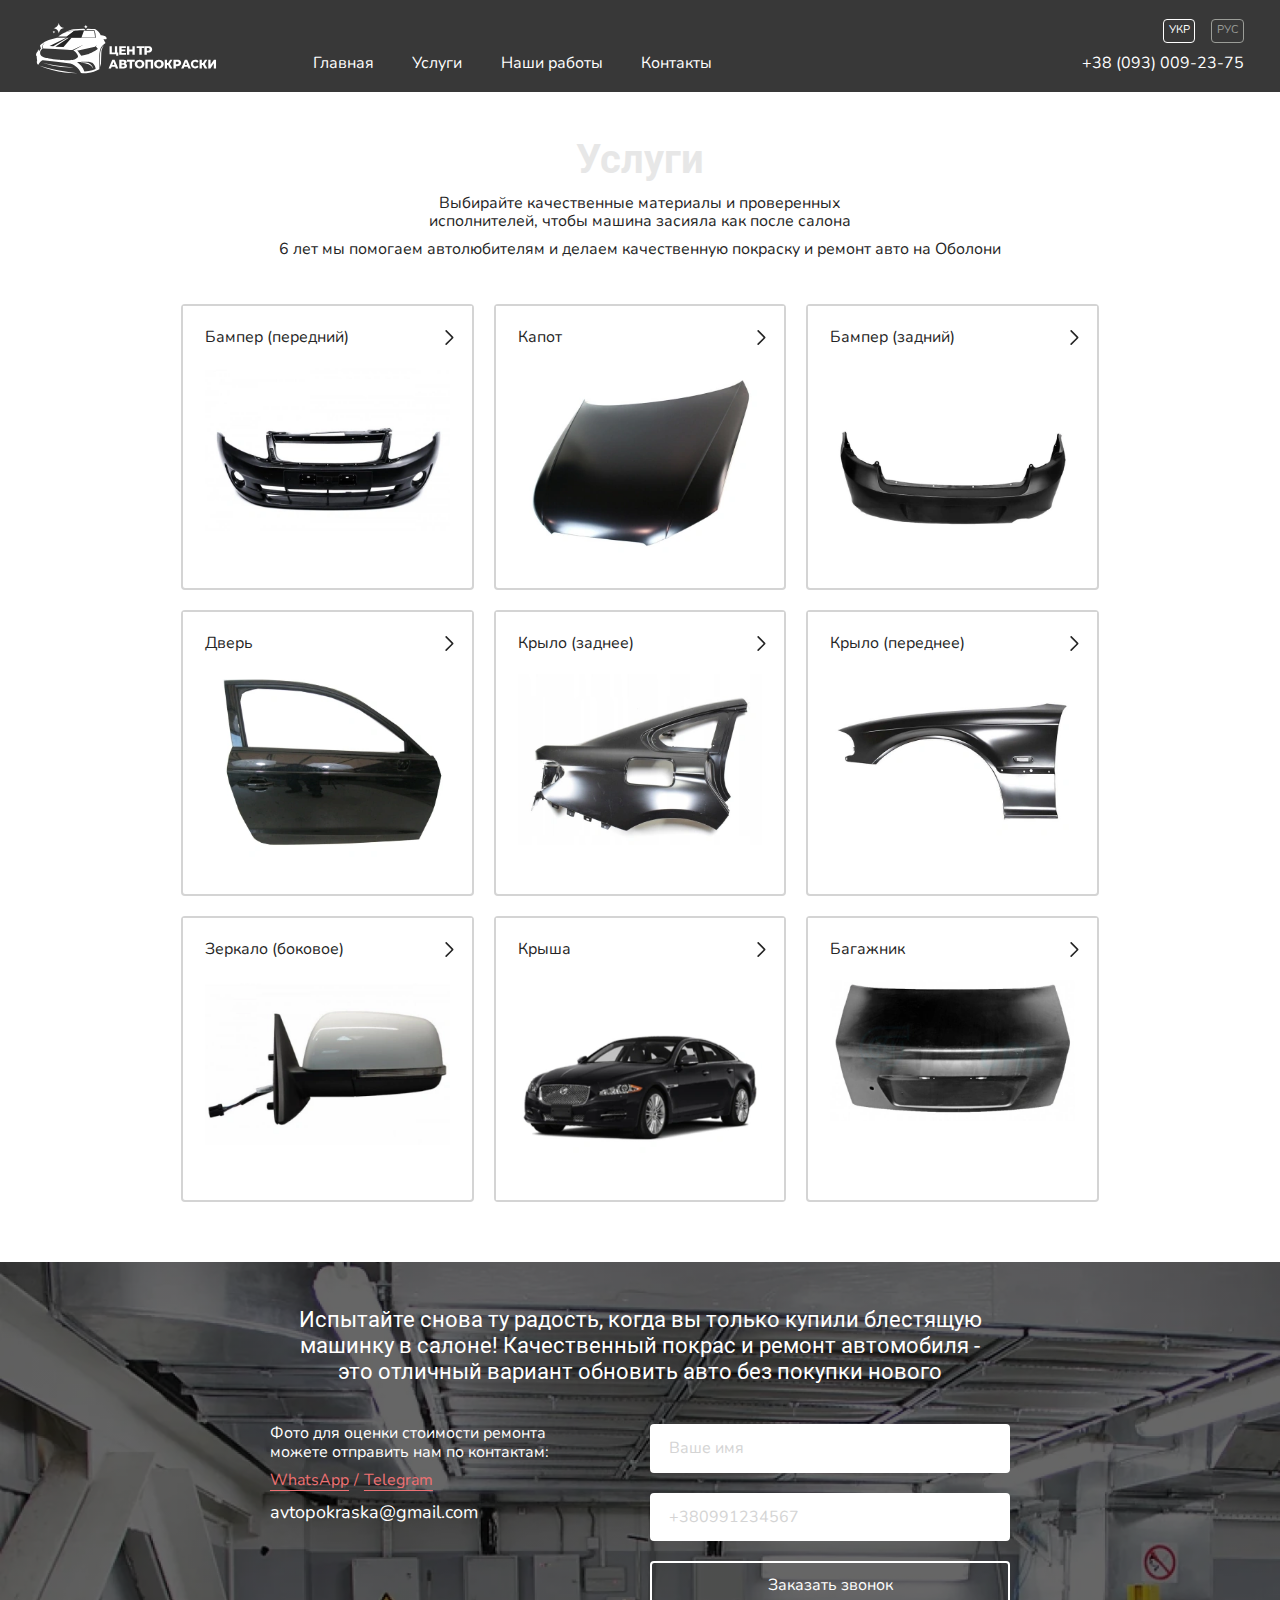
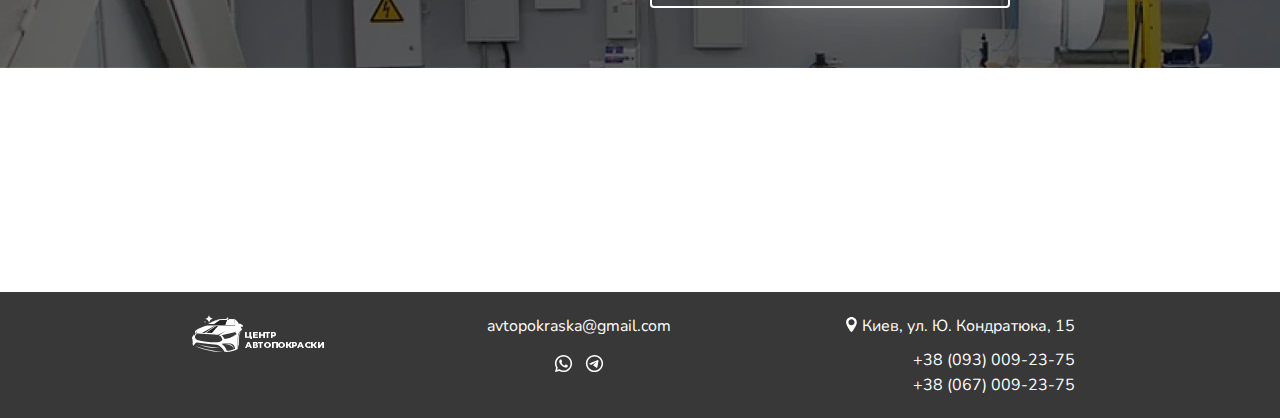
<file: ru/services.html>
<!DOCTYPE html>
<html lang="ru">
  <head>
    <meta charset="UTF-8" />
    <meta name="viewport" content="width=device-width, initial-scale=1.0" />
    <title>Услуги - Центр Автопокраски</title>

    <!-- Styles -->
    <link rel="stylesheet" href="../css/swiper-bundle.min.css" />
    <link rel="stylesheet" href="../css/main.min.css" />
  </head>
  <body>
    <div class="wrapper">
      <!-- Header -->
      <header class="header text-secondary" id="header">
        <div class="header__container">
          <nav class="header__nav">
            <a href="home.html">
              <img
                class="header__logo"
                src="../images/logo-header.svg"
                alt="Логотип центра автопокраски"
              />
            </a>
            <ul class="header__menu">
              <li><a class="link-header" href="home.html">Главная</a></li>
              <li><a class="link-header" href="#">Услуги</a></li>
              <li>
                <a class="link-header" href="works.html">Наши работы</a>
              </li>
              <li><a class="link-header" href="contacts.html">Контакты</a></li>
            </ul>
            <div class="header__mob-links-lang">
              <a class="header__mob-link-lang" href="../uk/services.html"
                >УКР</a
              >
              <a
                class="header__mob-link-lang header__mob-link-lang--checked"
                href="#"
                >РУС</a
              >
            </div>
            <button class="header__burger menu-btn-open" type="button">
              <svg class="header__burger-icon icon__secondary">
                <use href="../images/icons.svg#icon-burger"></use>
              </svg>
            </button>
          </nav>
          <address class="header__address">
            <div class="header__location icon-text-address">
              <svg class="icon__secondary" width="15" height="15">
                <use href="../images/icons.svg#icon-location"></use>
              </svg>
              <p class="header__location-text">Киев, ул. Ю. Кондратюка, 15</p>
            </div>
            <div>
              <div class="header__lap-links-lang">
                <a class="header__lap-link-lang" href="../uk/services.html"
                  >УКР</a
                >
                <a
                  class="header__lap-link-lang header__lap-link-lang--checked"
                  href="#"
                  >РУС</a
                >
              </div>
              <a class="link-tel link-tel__header" href="tel:+380930092375"
                >+38 (093) 009-23-75</a
              >
            </div>
          </address>
          <div class="mobile-menu">
            <div class="mobile-menu__wrapper">
              <button
                class="mobile-menu__btn-close menu-btn-close"
                type="button"
              >
                <svg
                  class="mobile-menu__icon-close icon__secondary"
                  width="13"
                  height="13"
                >
                  <use href="../images/icons.svg#icon-close"></use>
                </svg>
              </button>
              <div class="mobile-menu__container">
                <nav class="mobile-menu__nav">
                  <ul class="mobile-menu__menu">
                    <li class="mobile-menu__menu-item">
                      <a href="home.html">Главная</a>
                    </li>
                    <li class="mobile-menu__menu-item">
                      <a href="#">Услуги</a>
                    </li>
                    <li class="mobile-menu__menu-item">
                      <a href="works.html">Наши работы</a>
                    </li>
                    <li class="mobile-menu__menu-item">
                      <a href="contacts.html">Контакты</a>
                    </li>
                  </ul>
                </nav>
                <address>
                  <ul>
                    <li class="mobile-menu__address-item">
                      <a href="tel:+380930092375">+38 (093) 009-23-75</a>
                    </li>
                    <li class="mobile-menu__address-item">
                      <a href="tel:+380670092375">+38 (067) 009-23-75</a>
                    </li>
                  </ul>
                </address>
              </div>
            </div>
          </div>
        </div>
      </header>
      <main>
        <!-- Services-page -->
        <section class="services section__top-page text-centered">
          <div class="container">
            <header class="section__heading">
              <h2 class="section__title section__title--primary">Услуги</h2>
              <p class="section__heading-text services__text-1">
                Выбирайте качественные материалы и проверенных исполнителей,
                чтобы машина засияла как после салона
              </p>
              <p class="section__heading-text services__text-2">
                6 лет мы помогаем автолюбителям и делаем качественную покраску и
                ремонт авто на Оболони
              </p>
            </header>
            <ul class="services__list">
              <li class="services-card">
                <input
                  class="services-card__toggle-checkbox"
                  type="checkbox"
                  id="servicesCardToggle1"
                />
                <label
                  for="servicesCardToggle1"
                  class="services-card__toggle-label"
                >
                  <div class="services-card__add" id="servicesCardAdd1">
                    <ul class="services-card__add-list">
                      <li class="services-card__add-list-item">
                        Покраска целиком 4 000 грн.
                      </li>
                      <li class="services-card__add-list-item">
                        Локальная покраска 1 700 грн.
                      </li>
                      <li class="services-card__add-list-item">
                        Съем установка 1 500 грн.
                      </li>
                      <li class="services-card__add-list-item">
                        Разбор 500 грн.
                      </li>
                      <li class="services-card__add-list-item">
                        Ремонтные работы оцениваются по факту осмотра
                      </li>
                    </ul>
                    <div class="services-card__add-warranty-wrapper">
                      <p class="services-card__add-warranty">1 год гарантии</p>
                    </div>
                    <button
                      class="services-card__add-button button-text"
                      type="button"
                      id="openBtn1"
                    >
                      Оставить заявку
                    </button>
                  </div>
                  <div class="services-card__main" id="servicesCardMain1">
                    <h3 class="services-card__main-title">Бампер (передний)</h3>
                    <picture>
                      <source
                        type="image/webp"
                        srcset="
                          ../images/services-bumper-front.webp    1x,
                          ../images/services-bumper-front@2x.webp 2x
                        "
                      />
                      <img
                        class="services-card__main-img"
                        src="../images/services-bumper-front.jpg"
                        srcset="
                          ../images/services-bumper-front.jpg    1x,
                          ../images/services-bumper-front@2x.jpg 2x
                        "
                        alt="Передний бампер автомобиля"
                      />
                    </picture>
                  </div>
                </label>
              </li>
              <li class="services-card">
                <input
                  type="checkbox"
                  class="services-card__toggle-checkbox"
                  id="servicesCardToggle2"
                />
                <label
                  for="servicesCardToggle2"
                  class="services-card__toggle-label"
                >
                  <div class="services-card__add" id="servicesCardAdd2">
                    <ul class="services-card__add-list">
                      <li class="services-card__add-list-item">
                        Покраска 5 000 грн.
                      </li>
                      <li class="services-card__add-list-item">
                        Локальная покраска от 2 000 грн.
                      </li>
                      <li class="services-card__add-list-item">
                        Съем установка 1 700 грн.
                      </li>
                      <li class="services-card__add-list-item">
                        Ремонтные работы оцениваются по факту осмотра
                      </li>
                    </ul>
                    <div class="services-card__add-warranty-wrapper">
                      <p class="services-card__add-warranty">1 год гарантии</p>
                    </div>
                    <button
                      class="services-card__add-button button-text"
                      type="button"
                      id="openBtn2"
                    >
                      Оставить заявку
                    </button>
                  </div>
                  <div class="services-card__main" id="servicesCardMain2">
                    <h3 class="services-card__main-title">Капот</h3>
                    <picture>
                      <source
                        type="image/webp"
                        srcset="
                          ../images/services-hood.webp    1x,
                          ../images/services-hood@2x.webp 2x
                        "
                      />
                      <img
                        class="services-card__main-img"
                        src="../images/services-hood.jpg"
                        srcset="
                          ../images/services-hood.jpg    1x,
                          ../images/services-hood@2x.jpg 2x
                        "
                        alt="Капот автомобиля"
                      />
                    </picture>
                  </div>
                </label>
              </li>
              <li class="services-card">
                <input
                  type="checkbox"
                  class="services-card__toggle-checkbox"
                  id="servicesCardToggle3"
                />
                <label
                  for="servicesCardToggle3"
                  class="services-card__toggle-label"
                >
                  <div class="services-card__add" id="servicesCardAdd3">
                    <ul class="services-card__add-list">
                      <li class="services-card__add-list-item">
                        Покраска целиком 4 000 грн.
                      </li>
                      <li class="services-card__add-list-item">
                        Локальная покраска 1 700 грн.
                      </li>
                      <li class="services-card__add-list-item">
                        Съем установка 1 500 грн.
                      </li>
                      <li class="services-card__add-list-item">
                        Разбор 500 грн.
                      </li>
                      <li class="services-card__add-list-item">
                        Ремонтные работы оцениваются по факту осмотра
                      </li>
                    </ul>
                    <div class="services-card__add-warranty-wrapper">
                      <p class="services-card__add-warranty">1 год гарантии</p>
                    </div>
                    <button
                      class="services-card__add-button button-text"
                      type="button"
                      id="openBtn3"
                    >
                      Оставить заявку
                    </button>
                  </div>
                  <div class="services-card__main" id="servicesCardMain3">
                    <h3 class="services-card__main-title">Бампер (задний)</h3>
                    <picture>
                      <source
                        type="image/webp"
                        srcset="
                          ../images/services-bumper-rear.webp    1x,
                          ../images/services-bumper-rear@2x.webp 2x
                        "
                      />
                      <img
                        class="services-card__main-img"
                        src="../images/services-bumper-rear.jpg"
                        srcset="
                          ../images/services-bumper-rear.jpg    1x,
                          ../images/services-bumper-rear@2x.jpg 2x
                        "
                        alt="Задний бампер автомобиля"
                      />
                    </picture>
                  </div>
                </label>
              </li>
              <li class="services-card">
                <input
                  type="checkbox"
                  class="services-card__toggle-checkbox"
                  id="servicesCardToggle4"
                />
                <label
                  for="servicesCardToggle4"
                  class="services-card__toggle-label"
                >
                  <div class="services-card__add" id="servicesCardAdd4">
                    <ul class="services-card__add-list">
                      <li class="services-card__add-list-item">
                        Покраска целиком 4 000 грн.
                      </li>
                      <li class="services-card__add-list-item">
                        Локальная покраска от 1 700 грн.
                      </li>
                      <li class="services-card__add-list-item">
                        Съём установка 1 700 грн.
                      </li>
                      <li class="services-card__add-list-item">
                        Покраска с двух сторон 5 500 грн.
                      </li>
                      <li class="services-card__add-list-item">
                        Разбор двери 7 500 грн. (молдинг, уплотнитель, ручка
                        двери, зеркало боковое)
                      </li>
                      <li class="services-card__add-list-item">
                        Ремонтные работы оцениваются по факту осмотра
                      </li>
                    </ul>
                    <div class="services-card__add-warranty-wrapper">
                      <p class="services-card__add-warranty">1 год гарантии</p>
                    </div>
                    <button
                      class="services-card__add-button button-text"
                      type="button"
                      id="openBtn4"
                    >
                      Оставить заявку
                    </button>
                  </div>
                  <div class="services-card__main" id="servicesCardMain4">
                    <h3 class="services-card__main-title">Дверь</h3>
                    <picture>
                      <source
                        type="image/webp"
                        srcset="
                          ../images/services-door.webp    1x,
                          ../images/services-door@2x.webp 2x
                        "
                      />
                      <img
                        class="services-card__main-img"
                        src="../images/services-door.jpg"
                        srcset="
                          ../images/services-door.jpg    1x,
                          ../images/services-door@2x.jpg 2x
                        "
                        alt="Дверь автомобиля"
                      />
                    </picture>
                  </div>
                </label>
              </li>
              <li class="services-card">
                <input
                  type="checkbox"
                  class="services-card__toggle-checkbox"
                  id="servicesCardToggle5"
                />
                <label
                  for="servicesCardToggle5"
                  class="services-card__toggle-label"
                >
                  <div class="services-card__add" id="servicesCardAdd5">
                    <ul class="services-card__add-list">
                      <li class="services-card__add-list-item">
                        Покраска 3 500 грн.
                      </li>
                      <li class="services-card__add-list-item">
                        Локальная покраска от 1 700 грн.
                      </li>
                      <li class="services-card__add-list-item">
                        Требуется частичная разборка бампера 1 000 грн.
                      </li>
                      <li class="services-card__add-list-item">
                        Ремонтные работы оцениваются по факту осмотра
                      </li>
                    </ul>
                    <div class="services-card__add-warranty-wrapper">
                      <p class="services-card__add-warranty">1 год гарантии</p>
                    </div>
                    <button
                      class="services-card__add-button button-text"
                      type="button"
                      id="openBtn5"
                    >
                      Оставить заявку
                    </button>
                  </div>
                  <div class="services-card__main" id="servicesCardMain5">
                    <h3 class="services-card__main-title">Крыло (заднее)</h3>
                    <picture>
                      <source
                        type="image/webp"
                        srcset="
                          ../images/services-fender-rear.webp    1x,
                          ../images/services-fender-rear@2x.webp 2x
                        "
                      />
                      <img
                        class="services-card__main-img"
                        src="../images/services-fender-rear.jpg"
                        srcset="
                          ../images/services-fender-rear.jpg    1x,
                          ../images/services-fender-rear@2x.jpg 2x
                        "
                        alt="Заднее крыло автомобиля"
                      />
                    </picture>
                  </div>
                </label>
              </li>
              <li class="services-card">
                <input
                  type="checkbox"
                  class="services-card__toggle-checkbox"
                  id="servicesCardToggle6"
                />
                <label
                  for="servicesCardToggle6"
                  class="services-card__toggle-label"
                >
                  <div class="services-card__add" id="servicesCardAdd6">
                    <ul class="services-card__add-list">
                      <li class="services-card__add-list-item">
                        Покраска целиком 4 000 грн.
                      </li>
                      <li class="services-card__add-list-item">
                        Локальная покраска 1 700 грн.
                      </li>
                      <li class="services-card__add-list-item">
                        Съем установка 1 900 грн.
                      </li>
                      <li class="services-card__add-list-item">
                        Ремонтные работы оцениваются по факту осмотра
                      </li>
                    </ul>
                    <div class="services-card__add-warranty-wrapper">
                      <p class="services-card__add-warranty">1 год гарантии</p>
                    </div>
                    <button
                      class="services-card__add-button button-text"
                      type="button"
                      id="openBtn6"
                    >
                      Оставить заявку
                    </button>
                  </div>
                  <div class="services-card__main" id="servicesCardMain6">
                    <h3 class="services-card__main-title">Крыло (переднее)</h3>
                    <picture>
                      <source
                        type="image/webp"
                        srcset="
                          ../images/services-fender-front.webp    1x,
                          ../images/services-fender-front@2x.webp 2x
                        "
                      />
                      <img
                        class="services-card__main-img"
                        src="../images/services-fender-front.jpg"
                        srcset="
                          ../images/services-fender-front.jpg    1x,
                          ../images/services-fender-front@2x.jpg 2x
                        "
                        alt="Переднее крыло автомобиля"
                      />
                    </picture>
                  </div>
                </label>
              </li>
              <li class="services-card">
                <input
                  type="checkbox"
                  class="services-card__toggle-checkbox"
                  id="servicesCardToggle7"
                />
                <label
                  for="servicesCardToggle7"
                  class="services-card__toggle-label"
                >
                  <div class="services-card__add" id="servicesCardAdd7">
                    <ul class="services-card__add-list">
                      <li class="services-card__add-list-item">
                        Покраска целиком 1 800 грн.
                      </li>
                      <li class="services-card__add-list-item">
                        Съем установка 800 грн.
                      </li>
                      <li class="services-card__add-list-item">
                        Ремонтные работы оцениваются по факту осмотра
                      </li>
                    </ul>
                    <div class="services-card__add-warranty-wrapper">
                      <p class="services-card__add-warranty">1 год гарантии</p>
                    </div>
                    <button
                      class="services-card__add-button button-text"
                      type="button"
                      id="openBtn7"
                    >
                      Оставить заявку
                    </button>
                  </div>
                  <div class="services-card__main" id="servicesCardMain7">
                    <h3 class="services-card__main-title">Зеркало (боковое)</h3>
                    <picture>
                      <source
                        type="image/webp"
                        srcset="
                          ../images/services-mirror-side.webp    1x,
                          ../images/services-mirror-side@2x.webp 2x
                        "
                      />
                      <img
                        class="services-card__main-img"
                        src="../images/services-mirror-side.jpg"
                        srcset="
                          ../images/services-mirror-side.jpg    1x,
                          ../images/services-mirror-side@2x.jpg 2x
                        "
                        alt="Боковое зеркало автомобиля"
                      />
                    </picture>
                  </div>
                </label>
              </li>
              <li class="services-card">
                <input
                  type="checkbox"
                  class="services-card__toggle-checkbox"
                  id="servicesCardToggle8"
                />
                <label
                  for="servicesCardToggle8"
                  class="services-card__toggle-label"
                >
                  <div class="services-card__add" id="servicesCardAdd8">
                    <ul class="services-card__add-list">
                      <li class="services-card__add-list-item">
                        Покраска целиком 6 000 грн.
                      </li>
                      <li class="services-card__add-list-item">
                        Локальная покраска 1 500 грн.
                      </li>
                      <li class="services-card__add-list-item">
                        Съем установка 1 800 грн.
                      </li>
                      <li class="services-card__add-list-item">
                        Ремонтные работы оцениваются по факту осмотра
                      </li>
                    </ul>
                    <div class="services-card__add-warranty-wrapper">
                      <p class="services-card__add-warranty">1 год гарантии</p>
                    </div>
                    <button
                      class="services-card__add-button button-text"
                      type="button"
                      id="openBtn8"
                    >
                      Оставить заявку
                    </button>
                  </div>
                  <div class="services-card__main" id="servicesCardMain8">
                    <h3 class="services-card__main-title">Крыша</h3>
                    <picture>
                      <source
                        type="image/webp"
                        srcset="
                          ../images/services-roof.webp    1x,
                          ../images/services-roof@2x.webp 2x
                        "
                      />
                      <img
                        class="services-card__main-img"
                        src="../images/services-roof.jpg"
                        srcset="
                          ../images/services-roof.jpg    1x,
                          ../images/services-roof@2x.jpg 2x
                        "
                        alt="Крыша автомобиля"
                      />
                    </picture>
                  </div>
                </label>
              </li>
              <li class="services-card">
                <input
                  type="checkbox"
                  class="services-card__toggle-checkbox"
                  id="servicesCardToggle9"
                />
                <label
                  for="servicesCardToggle9"
                  class="services-card__toggle-label"
                >
                  <div class="services-card__add" id="servicesCardAdd9">
                    <ul class="services-card__add-list">
                      <li class="services-card__add-list-item">
                        Покраска целиком 3 500 грн.
                      </li>
                      <li class="services-card__add-list-item">
                        Локальная покраска 1 700 грн.
                      </li>
                      <li class="services-card__add-list-item">
                        Съем установка 1 700 грн.
                      </li>
                      <li class="services-card__add-list-item">
                        Сборка разборка 600 грн.
                      </li>
                      <li class="services-card__add-list-item">
                        Ремонтные работы оцениваются по факту осмотра
                      </li>
                    </ul>
                    <div class="services-card__add-warranty-wrapper">
                      <p class="services-card__add-warranty">1 год гарантии</p>
                    </div>
                    <button
                      class="services-card__add-button button-text"
                      type="button"
                      id="openBtn9"
                    >
                      Оставить заявку
                    </button>
                  </div>
                  <div class="services-card__main" id="servicesCardMain9">
                    <h3 class="services-card__main-title">Багажник</h3>
                    <picture>
                      <source
                        type="image/webp"
                        srcset="
                          ../images/services-trunk.webp    1x,
                          ../images/services-trunk@2x.webp 2x
                        "
                      />
                      <img
                        class="services-card__main-img"
                        src="../images/services-trunk.jpg"
                        srcset="
                          ../images/services-trunk.jpg    1x,
                          ../images/services-trunk@2x.jpg 2x
                        "
                        alt="Багажник автомобиля"
                      />
                    </picture>
                  </div>
                </label>
              </li>
            </ul>
          </div>
        </section>

        <!-- Contact-section -->
        <section class="contact-section" id="contact-section-services">
          <div class="contact-section__wrapper">
            <div class="contact-section__container text-secondary">
              <h2 class="visually-hidden">Контакты</h2>
              <p class="contact-section__heading-text text-centered">
                Испытайте снова ту радость, когда вы только купили блестящую
                машинку в салоне! Качественный покрас и ремонт автомобиля - это
                отличный вариант обновить авто без покупки нового
              </p>
              <div class="contact-section__inner">
                <div class="contact-section__content">
                  <address class="contact-section__add">
                    <p class="contact-section__add-text">
                      Фото для оценки стоимости ремонта можете отправить нам по
                      контактам:
                    </p>
                    <div class="contact-section__apps">
                      <a
                        class="link-accent"
                        href="https://whatsapp/avtopokraska"
                        >WhatsApp</a
                      >
                      <p>/</p>
                      <a class="link-accent" href="https://t.me/s/avtopokraska"
                        >Telegram</a
                      >
                    </div>
                    <a
                      class="contact-section__email-link link-text"
                      href="mailto:avtopokraska@gmail.com"
                      >avtopokraska@gmail.com</a
                    >
                  </address>
                  <form
                    class="contact-section__form call-form"
                    name="contact-form"
                    autocomplete="off"
                  >
                    <div class="input__form-field">
                      <label
                        class="input__label visually-hidden"
                        for="user-name"
                        >Ваше имя</label
                      >
                      <input
                        class="input__control"
                        type="text"
                        name="user-name"
                        id="user-name"
                        placeholder="Ваше имя"
                        required
                      />
                    </div>

                    <div class="input__form-field">
                      <label class="input__label visually-hidden" for="user-tel"
                        >+38-123-456-78-90</label
                      >
                      <input
                        class="input__control"
                        type="tel"
                        name="user-tel"
                        id="user-tel"
                        pattern="\+38[0-9]{10}"
                        placeholder="+380991234567"
                        required
                      />
                    </div>

                    <button
                      class="button-order contact-section__form-button submit-btn"
                      type="submit"
                    >
                      Заказать звонок
                    </button>
                  </form>
                </div>
              </div>
            </div>
          </div>
          <iframe
            class="contact-section__map"
            src="https://www.google.com/maps/embed?pb=!1m18!1m12!1m3!1d1268.2323512430671!2d30.464360013375558!3d50.525526147618535!2m3!1f0!2f0!3f0!3m2!1i1024!2i768!4f13.1!3m3!1m2!1s0x40d4d28b1f1d4905%3A0xbfe284b5cde389b!2z0YPQuy4g0K7RgNC40Y8g0JrQvtC90LTRgNCw0YLRjtC60LAsIDE1LCDQmtC40LXQsiwgMDIwMDA!5e0!3m2!1sru!2sua!4v1718128025096!5m2!1sru!2sua"
            allowfullscreen=""
            loading="lazy"
            referrerpolicy="no-referrer-when-downgrade"
          >
          </iframe>
        </section>
      </main>

      <!-- Footer -->
      <footer class="footer text-secondary">
        <div class="container">
          <!-- Footer-mobile -->
          <div class="footer-m">
            <a href="home.html">
              <img
                class="footer-m__logo"
                src="../images/logo-footer.svg"
                alt="Логотип центра автопокраски"
              />
            </a>

            <address>
              <ul class="footer-m__address-list text-centered">
                <li>
                  <a href="tel:+380930092375">+38 (093) 009-23-75</a>
                </li>
                <li>
                  <p>Киев, ул. Кондратюка, 15</p>
                </li>
                <li>
                  <a href="mailto:avtopokraska@gmail.com"
                    >avtopokraska@gmail.com</a
                  >
                </li>
                <li>
                  <div class="footer__social-icons">
                    <a href="https://whatsapp/avtopokraska">
                      <svg class="icon__accent" width="25" height="25">
                        <use href="../images/icons.svg#icon-whatsapp"></use>
                      </svg>
                    </a>

                    <a href="https://t.me/s/avtopokraska">
                      <svg class="icon__accent" width="25" height="25">
                        <use href="../images/icons.svg#icon-telegram"></use>
                      </svg>
                    </a>
                  </div>
                </li>
              </ul>
            </address>
          </div>

          <!-- Footer-tablet -->
          <div class="footer-t">
            <a href="home.html">
              <img
                class="footer-t__logo"
                src="../images/logo-footer.svg"
                alt="Логотип центра автопокраски"
              />
            </a>
            <address class="footer-t__address">
              <ul class="footer-t__social-list text-centered">
                <li class="footer-t__social-item">
                  <a class="link-text" href="mailto:avtopokraska@gmail.com"
                    >avtopokraska@gmail.com</a
                  >
                </li>
                <li class="footer-t__social-item">
                  <div class="footer__social-icons">
                    <a href="https://whatsapp/avtopokraska">
                      <svg class="icon__accent" width="25" height="25">
                        <use href="../images/icons.svg#icon-whatsapp"></use>
                      </svg>
                    </a>

                    <a href="https://t.me/s/avtopokraska">
                      <svg class="icon__accent" width="25" height="25">
                        <use href="../images/icons.svg#icon-telegram"></use>
                      </svg>
                    </a>
                  </div>
                </li>
              </ul>
              <ul class="footer-t__address-list">
                <li class="footer-t__address-item icon-text-address">
                  <svg class="icon__secondary" width="15" height="15">
                    <use href="../images/icons.svg#icon-location"></use>
                  </svg>
                  <p>Киев, ул. Ю. Кондратюка, 15</p>
                </li>
                <li class="footer-t__address-item">
                  <a
                    class="footer-t__address-link link-tel link-tel__footer"
                    href="tel:+380930092375"
                    >+38 (093) 009-23-75</a
                  >
                  <a
                    class="footer-t__address-link link-tel link-tel__footer"
                    href="tel:+380670092375"
                    >+38 (067) 009-23-75</a
                  >
                </li>
              </ul>
            </address>
          </div>

          <!-- Footer-desktop -->
          <div class="footer-d">
            <div class="footer-d__container">
              <a href="home.html">
                <img
                  class="footer-d__logo"
                  src="../images/logo-footer.svg"
                  alt="Логотип центра автопокраски"
                />
              </a>
              <address class="footer-d__address">
                <ul class="footer-d__address-list">
                  <li class="footer-d__address-item icon-text-address">
                    <svg class="icon__secondary" width="15" height="15">
                      <use href="../images/icons.svg#icon-location"></use>
                    </svg>
                    <p>Киев, ул. Ю. Кондратюка, 15</p>
                  </li>
                  <li class="footer-d__address-item">
                    <a class="link-text" href="mailto:avtopokraska@gmail.com"
                      >avtopokraska@gmail.com</a
                    >
                  </li>
                  <li class="footer-d__address-item">
                    <div class="footer__social-icons">
                      <a href="https://whatsapp/avtopokraska">
                        <svg class="icon__accent" width="30" height="30">
                          <use href="../images/icons.svg#icon-whatsapp"></use>
                        </svg>
                      </a>

                      <a href="https://t.me/s/avtopokraska">
                        <svg class="icon__accent" width="30" height="30">
                          <use href="../images/icons.svg#icon-telegram"></use>
                        </svg>
                      </a>
                    </div>
                  </li>
                  <li class="footer-d__address-item">
                    <a
                      class="footer-d__address-link link-tel link-tel__footer"
                      href="tel:+380930092375"
                      >+38 (093) 009-23-75</a
                    >
                    <a
                      class="footer-d__address-link link-tel link-tel__footer"
                      href="tel:+380670092375"
                      >+38 (067) 009-23-75</a
                    >
                  </li>
                </ul>
              </address>
            </div>
          </div>
        </div>
      </footer>
    </div>

    <!-- Modal Service Request > -->
    <dialog class="modal" id="modalRequest">
      <div class="modal__container">
        <button
          class="button-close modal__btn-close modal-btn-close"
          type="button"
          id="closeBtn1"
        >
          &times;
        </button>
        <div class="modal__heading text-centered">
          <h2 class="modal__title section__title">Заявка на ремонт</h2>
          <p class="section__heading-text">
            Оставьте заявку на интересующие Вас услуги и наш специалист свяжется
            с вами в ближайшее время.
          </p>
        </div>
        <form
          class="modal__form order-form"
          name="order-form"
          autocomplete="off"
          method="dialog"
        >
          <div class="modal__checkbox-list">
            <div class="modal__checkbox-item">
              <input
                class="modal__checkbox-input"
                type="checkbox"
                id="front-bumper-repair"
                name="front-bumper-repair"
              />
              <label class="modal__checkbox-label" for="front-bumper-repair"
                >Ремонт переднего бампера</label
              >
            </div>

            <div class="modal__checkbox-item">
              <input
                class="modal__checkbox-input"
                type="checkbox"
                id="hood-repair"
                name="hood-repair"
              />
              <label
                class="modal__checkbox-label"
                for="hood-repair"
                class="modal__checkbox-label"
                >Ремонт капота</label
              >
            </div>

            <div class="modal__checkbox-item">
              <input
                class="modal__checkbox-input"
                type="checkbox"
                id="rear-bumper-repair"
                name="rear-bumper-repair"
              />
              <label class="modal__checkbox-label" for="rear-bumper-repair"
                >Ремонт заднего бампера</label
              >
            </div>

            <div class="modal__checkbox-item modal__checkbox-item--2">
              <div class="modal__checkbox-name">
                <input
                  class="modal__checkbox-input modal__checkbox-input--name"
                  type="checkbox"
                  id="door-repair"
                  name="door-repair"
                />
                <label class="modal__checkbox-label" for="door-repair"
                  >Ремонт двери</label
                >
              </div>

              <div class="modal__checkbox-number">
                <label class="modal__checkbox-label" for="door-repair-number"
                  >Количество:</label
                >
                <input
                  class="modal__checkbox-input modal__checkbox-input--num"
                  type="number"
                  id="door-repair-number"
                  name="door-repair-number"
                  min="1"
                  max="6"
                />
              </div>
            </div>

            <div class="modal__checkbox-item modal__checkbox-item--2">
              <div class="modal__checkbox-name">
                <input
                  class="modal__checkbox-input modal__checkbox-input--name"
                  type="checkbox"
                  id="rear-fender-repair"
                  name="rear-fender-repair"
                />
                <label class="modal__checkbox-label" for="rear-fender-repair"
                  >Ремонт заднего крыла</label
                >
              </div>

              <div class="modal__checkbox-number">
                <label
                  class="modal__checkbox-label"
                  for="rear-fender-repair-number"
                  >Количество:</label
                >
                <input
                  class="modal__checkbox-input modal__checkbox-input--num"
                  type="number"
                  id="rear-fender-repair-number"
                  name="rear-fender-repair-number"
                  min="1"
                  max="2"
                />
              </div>
            </div>

            <div class="modal__checkbox-item modal__checkbox-item--2">
              <div class="modal__checkbox-name">
                <input
                  class="modal__checkbox-input modal__checkbox-input--name"
                  type="checkbox"
                  id="front-fender-repair"
                  name="front-fender-repair"
                />
                <label class="modal__checkbox-label" for="front-fender-repair"
                  >Ремонт переднего крыла</label
                >
              </div>

              <div class="modal__checkbox-number">
                <label
                  class="modal__checkbox-label"
                  for="front-fender-repair-number"
                  >Количество:</label
                >
                <input
                  class="modal__checkbox-input modal__checkbox-input--num"
                  type="number"
                  id="front-fender-repair-number"
                  name="front-fender-repair-number"
                  min="1"
                  max="2"
                />
              </div>
            </div>

            <div class="modal__checkbox-item modal__checkbox-item--2">
              <div class="modal__checkbox-name">
                <input
                  class="modal__checkbox-input modal__checkbox-input--name"
                  type="checkbox"
                  id="mirror-side-repair"
                  name="mirror-side-repair"
                />
                <label class="modal__checkbox-label" for="mirror-side-repair"
                  >Ремонт бокового зеркала</label
                >
              </div>

              <div class="modal__checkbox-number">
                <label
                  class="modal__checkbox-label"
                  for="mirror-side-repair-number"
                  >Количество:</label
                >
                <input
                  class="modal__checkbox-input modal__checkbox-input--num"
                  type="number"
                  id="mirror-side-repair-number"
                  name="mirror-side-repair-number"
                  min="1"
                  max="2"
                />
              </div>
            </div>

            <div class="modal__checkbox-item">
              <input
                class="modal__checkbox-input"
                type="checkbox"
                id="roof-repair"
                name="roof-repair"
              />
              <label class="modal__checkbox-label" for="roof-repair"
                >Ремонт крыши</label
              >
            </div>

            <div class="modal__checkbox-item">
              <input
                class="modal__checkbox-input"
                type="checkbox"
                id="trunk-repair"
                name="trunk-repair"
              />
              <label class="modal__checkbox-label" for="trunk-repair"
                >Ремонт багажника</label
              >
            </div>

            <p>
              Для отправки заказа необходимо выбрать хотя бы один из пунктов
              выше.
            </p>
          </div>

          <div class="input__form-field input">
            <label class="input__label visually-hidden" for="user-name"
              >Ваше имя</label
            >
            <input
              class="input__control"
              type="text"
              name="user-name"
              id="user-name"
              placeholder="Ваше имя"
              required
            />
          </div>

          <div class="input__form-field input">
            <label class="input__label visually-hidden" for="user-tel"
              >+38-999-999-99-99</label
            >
            <input
              class="input__control"
              type="tel"
              name="user-tel"
              id="user-tel"
              pattern="\+38[0-9]{10}"
              placeholder="+380991234567"
              required
            />
          </div>

          <div class="input__form-field input">
            <label class="input__label visually-hidden" for="user-message"
              >User-message</label
            >

            <textarea
              class="input__control input__textarea"
              name="user-message"
              id="user-message"
              placeholder="Type your message..."
            ></textarea>
          </div>

          <button
            class="button-order modal__button order-submit-btn"
            type="submit"
          >
            Оставить заявку
          </button>

          <div class="form-terms">
            <div class="form-terms__checkbox">
              <label class="form-terms__label visually-hidden" for="agree"
                >I agree</label
              >
              <input type="checkbox" name="agree" id="agree" required />
            </div>

            <p class="form-terms__text">
              Я согласен(на)
              <a class="form-terms__link link-text" href="#"
                >с политикой конфиденциальности</a
              >.
            </p>
          </div>
        </form>
      </div>
    </dialog>

    <!-- Scripts -->
    <script src="../js/header.js"></script>
    <script src="../js/mobile-menu.js"></script>
    <script src="../js/modal-services-request.js"></script>
    <script src="../js/btn-change-label.js"></script>
  </body>
</html>
</file>
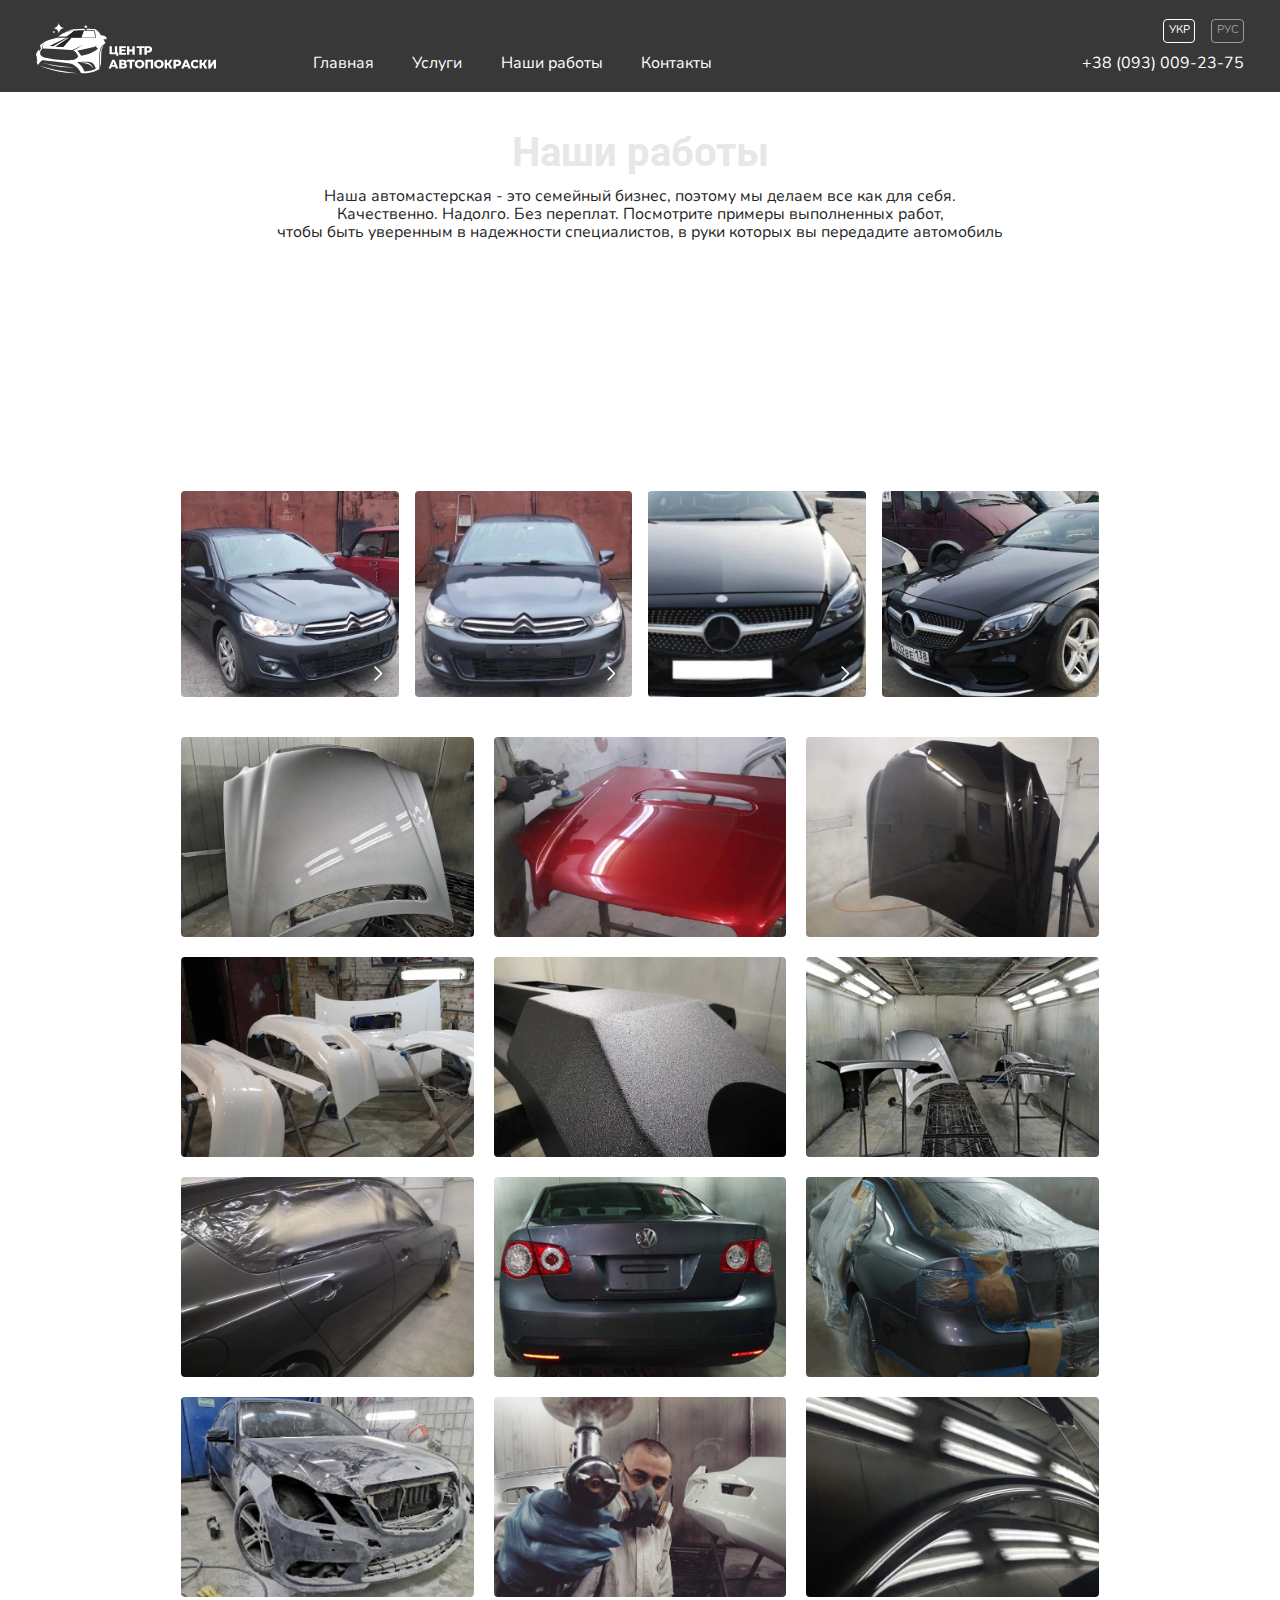
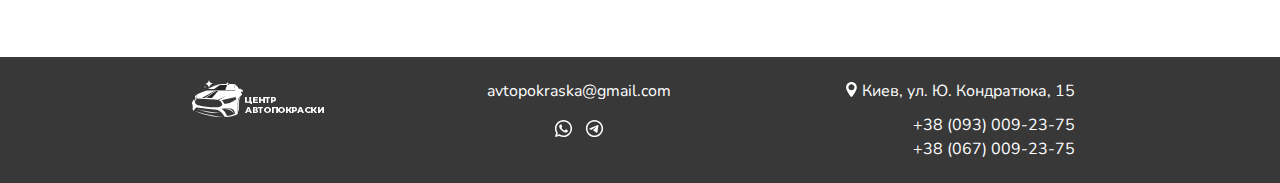
<file: ru/works.html>
<!DOCTYPE html>
<html lang="ru">
  <head>
    <meta charset="UTF-8" />
    <meta name="viewport" content="width=device-width, initial-scale=1.0" />
    <title>Работы - Центр Автопокраски</title>

    <!-- Styles -->
    <link rel="stylesheet" href="../css/swiper-bundle.min.css" />
    <link rel="stylesheet" href="../css/main.min.css" />
  </head>
  <body>
    <div class="wrapper">
      <!-- Header -->
      <header class="header text-secondary" id="header">
        <div class="header__container">
          <nav class="header__nav">
            <a href="home.html">
              <img
                class="header__logo"
                src="../images/logo-header.svg"
                alt="Логотип центра автопокраски"
              />
            </a>
            <ul class="header__menu">
              <li><a class="link-header" href="home.html">Главная</a></li>
              <li><a class="link-header" href="services.html">Услуги</a></li>
              <li>
                <a class="link-header" href="#">Наши работы</a>
              </li>
              <li><a class="link-header" href="contacts.html">Контакты</a></li>
            </ul>
            <div class="header__mob-links-lang">
              <a class="header__mob-link-lang" href="../uk/works.html">УКР</a>
              <a
                class="header__mob-link-lang header__mob-link-lang--checked"
                href="#"
                >РУС</a
              >
            </div>
            <button class="header__burger menu-btn-open" type="button">
              <svg class="header__burger-icon icon__secondary">
                <use href="../images/icons.svg#icon-burger"></use>
              </svg>
            </button>
          </nav>
          <address class="header__address">
            <div class="header__location icon-text-address">
              <svg class="icon__secondary" width="15" height="15">
                <use href="../images/icons.svg#icon-location"></use>
              </svg>
              <p class="header__location-text">Киев, ул. Ю. Кондратюка, 15</p>
            </div>
            <div>
              <div class="header__lap-links-lang">
                <a class="header__lap-link-lang" href="../uk/works.html">УКР</a>
                <a
                  class="header__lap-link-lang header__lap-link-lang--checked"
                  href="#"
                  >РУС</a
                >
              </div>
              <a class="link-tel link-tel__header" href="tel:+380930092375"
                >+38 (093) 009-23-75</a
              >
            </div>
          </address>
          <div class="mobile-menu">
            <div class="mobile-menu__wrapper">
              <button
                class="mobile-menu__btn-close menu-btn-close"
                type="button"
              >
                <svg
                  class="mobile-menu__icon-close icon__secondary"
                  width="13"
                  height="13"
                >
                  <use href="../images/icons.svg#icon-close"></use>
                </svg>
              </button>
              <div class="mobile-menu__container">
                <nav class="mobile-menu__nav">
                  <ul class="mobile-menu__menu">
                    <li class="mobile-menu__menu-item">
                      <a href="home.html">Главная</a>
                    </li>
                    <li class="mobile-menu__menu-item">
                      <a href="services.html">Услуги</a>
                    </li>
                    <li class="mobile-menu__menu-item">
                      <a href="#">Наши работы</a>
                    </li>
                    <li class="mobile-menu__menu-item">
                      <a href="contacts.html">Контакты</a>
                    </li>
                  </ul>
                </nav>
                <address>
                  <ul>
                    <li class="mobile-menu__address-item">
                      <a href="tel:+380930092375">+38 (093) 009-23-75</a>
                    </li>
                    <li class="mobile-menu__address-item">
                      <a href="tel:+380670092375">+38 (067) 009-23-75</a>
                    </li>
                  </ul>
                </address>
              </div>
            </div>
          </div>
        </div>
      </header>
      <main>
        <!-- Works-page -->
        <section class="works section__top-page text-centered">
          <div class="container works__container">
            <header class="section__heading">
              <h2 class="section__title section__title--primary">
                Наши работы
              </h2>
              <p class="section__heading-text">
                Наша автомастерская - это семейный бизнес, поэтому мы делаем все
                как для себя. <br />
                Качественно. Надолго. Без переплат. Посмотрите примеры
                выполненных работ, <br />
                чтобы быть уверенным в надежности специалистов, в руки которых
                вы передадите автомобиль
              </p>
            </header>

            <!-- Works-page (video-list) -->
            <ul class="works__video-list">
              <li class="works__video-item">
                <iframe
                  class="works__video-frame"
                  src="https://www.youtube.com/embed/5Z9iBFYyfYU?si=LVdW-zXeHVwwYORU"
                  title="Аэрография на автомобиле"
                  referrerpolicy="no-referrer"
                  allowfullscreen
                >
                </iframe>
              </li>

              <li class="works__video-item">
                <iframe
                  class="works__video-frame"
                  src="https://www.youtube.com/embed/U7i-Nb2XLDc?si=P-Q5wKd9mN8-YPKg"
                  title="Автопокраска"
                  referrerpolicy="no-referrer"
                  allowfullscreen
                >
                </iframe>
              </li>

              <li class="works__video-item">
                <iframe
                  class="works__video-frame"
                  src="https://www.youtube.com/embed/v2kvKxoJLUo?si=P8M630mIIUEXWxZY"
                  title="Аэрография на автомобиле"
                  referrerpolicy="no-referrer"
                  allowfullscreen
                >
                </iframe>
              </li>
            </ul>

            <!-- Works-section (fragment of Home-page) -->
            <ul class="works-section__list works__work-cards">
              <li class="work-card">
                <input
                  type="checkbox"
                  class="work-card__toggle-checkbox"
                  id="workCardToggle1"
                />
                <label for="workCardToggle1" class="work-card__toggle-label">
                  <picture>
                    <source
                      type="image/webp"
                      srcset="
                        ../images/work1-before.webp    1x,
                        ../images/work1-before@2x.webp 2x
                      "
                    />
                    <img
                      class="work-card__img work-card__img--before"
                      id="img1-before"
                      src="../images/work1-before.jpg"
                      srcset="
                        ../images/work1-before.jpg    1x,
                        ../images/work1-before@2x.jpg 2x
                      "
                      alt="Разбитый Ситроен без переднего бампера до ремонта (вид на передне правое крыло)"
                    />
                  </picture>

                  <picture>
                    <source
                      type="image/webp"
                      srcset="
                        ../images/work1-after.webp    1x,
                        ../images/work1-after@2x.webp 2x
                      "
                    />
                    <img
                      class="work-card__img work-card__img--after"
                      id="img1-after"
                      src="../images/work1-after.jpg"
                      srcset="
                        ../images/work1-after.jpg    1x,
                        ../images/work1-after@2x.jpg 2x
                      "
                      alt="Сине-серый Ситроен после ремонта и покраски (вид на передне правое крыло)"
                    />
                  </picture>
                </label>
                <svg
                  class="work-card__next icon__secondary"
                  width="9"
                  height="15"
                >
                  <use href="../images/icons.svg#icon-next"></use>
                </svg>
              </li>

              <li class="work-card">
                <input
                  type="checkbox"
                  class="work-card__toggle-checkbox"
                  id="workCardToggle2"
                />
                <label for="workCardToggle2" class="work-card__toggle-label">
                  <picture>
                    <source
                      type="image/webp"
                      srcset="
                        ../images/work2-before.webp    1x,
                        ../images/work2-before@2x.webp 2x
                      "
                    />
                    <img
                      class="work-card__img work-card__img--before"
                      id="img2-before"
                      src="../images/work2-before.jpg"
                      srcset="
                        ../images/work2-before.jpg    1x,
                        ../images/work2-before@2x.jpg 2x
                      "
                      alt="Разбитый Ситроен без переднего бампера до ремонта (вид спереди)"
                    />
                  </picture>

                  <picture>
                    <source
                      type="image/webp"
                      srcset="
                        ../images/work2-after.webp    1x,
                        ../images/work2-after@2x.webp 2x
                      "
                    />
                    <img
                      class="work-card__img work-card__img--after"
                      id="img2-after"
                      src="../images/work2-after.jpg"
                      srcset="
                        ../images/work2-after.jpg    1x,
                        ../images/work2-after@2x.jpg 2x
                      "
                      alt="Сине-серый Ситроен после ремонта и покраски (вид спереди)"
                    />
                  </picture>
                </label>
                <svg
                  class="work-card__next icon__secondary"
                  width="9"
                  height="15"
                >
                  <use href="../images/icons.svg#icon-next"></use>
                </svg>
              </li>

              <li class="work-card">
                <input
                  type="checkbox"
                  class="work-card__toggle-checkbox"
                  id="workCardToggle3"
                />
                <label for="workCardToggle3" class="work-card__toggle-label">
                  <picture>
                    <source
                      type="image/webp"
                      srcset="
                        ../images/work3-before.webp    1x,
                        ../images/work3-before@2x.webp 2x
                      "
                    />
                    <img
                      class="work-card__img work-card__img--before"
                      id="img3-before"
                      src="../images/work3-before.jpg"
                      srcset="
                        ../images/work3-before.jpg    1x,
                        ../images/work3-before@2x.jpg 2x
                      "
                      alt="Мерседес до покраски (вид спереди)"
                    />
                  </picture>

                  <picture>
                    <source
                      type="image/webp"
                      srcset="
                        ../images/work3-after.webp    1x,
                        ../images/work3-after@2x.webp 2x
                      "
                    />
                    <img
                      class="work-card__img work-card__img--after"
                      id="img3-after"
                      src="../images/work3-after.jpg"
                      srcset="
                        ../images/work3-after.jpg    1x,
                        ../images/work3-after@2x.jpg 2x
                      "
                      alt="Темно-синий Мерседес после покраски (вид спереди)"
                    />
                  </picture>
                </label>
                <svg
                  class="work-card__next icon__secondary"
                  width="9"
                  height="15"
                >
                  <use href="../images/icons.svg#icon-next"></use>
                </svg>
              </li>

              <li class="work-card">
                <input
                  type="checkbox"
                  class="work-card__toggle-checkbox"
                  id="workCardToggle4"
                />
                <label for="workCardToggle4" class="work-card__toggle-label">
                  <picture>
                    <source
                      type="image/webp"
                      srcset="
                        ../images/work4-before.webp    1x,
                        ../images/work4-before@2x.webp 2x
                      "
                    />
                    <img
                      class="work-card__img work-card__img--before"
                      id="img4-before"
                      src="../images/work4-before.jpg"
                      srcset="
                        ../images/work4-before.jpg    1x,
                        ../images/work4-before@2x.jpg 2x
                      "
                      alt="Мерседес до покраски (вид на переднее левое крыло)"
                    />
                  </picture>

                  <picture>
                    <source
                      type="image/webp"
                      srcset="
                        ../images/work4-after.webp    1x,
                        ../images/work4-after@2x.webp 2x
                      "
                    />
                    <img
                      class="work-card__img work-card__img--after"
                      id="img4-after"
                      src="../images/work4-after.jpg"
                      srcset="
                        ../images/work4-after.jpg    1x,
                        ../images/work4-after@2x.jpg 2x
                      "
                      alt="Темно-синий Мерседес после покраски (вид на переднее левое крыло)"
                    />
                  </picture>
                </label>
                <svg
                  class="work-card__next icon__secondary"
                  width="9"
                  height="15"
                >
                  <use href="../images/icons.svg#icon-next"></use>
                </svg>
              </li>
            </ul>

            <!-- Works-page (gallery) -->
            <ul class="gallery">
              <li class="gallery__card">
                <picture>
                  <source
                    type="image/webp"
                    srcset="
                      ../images/works-gallery-1.webp    1x,
                      ../images/works-gallery-1@2x.webp 2x
                    "
                  />
                  <img
                    class="gallery__img"
                    src="../images/works-gallery-1.jpg"
                    srcset="
                      ../images/works-gallery-1.jpg    1x,
                      ../images/works-gallery-1@2x.jpg 2x
                    "
                    alt="Передний белый бампер вертикально в мастерской"
                  />
                </picture>
              </li>
              <li class="gallery__card">
                <picture>
                  <source
                    type="image/webp"
                    srcset="
                      ../images/works-gallery-2.webp    1x,
                      ../images/works-gallery-2@2x.webp 2x
                    "
                  />
                  <img
                    class="gallery__img"
                    src="../images/works-gallery-2.jpg"
                    srcset="
                      ../images/works-gallery-2.jpg    1x,
                      ../images/works-gallery-2@2x.jpg 2x
                    "
                    alt="Передний красный бампер горизонтально в мастерской"
                  />
                </picture>
              </li>
              <li class="gallery__card">
                <picture>
                  <source
                    type="image/webp"
                    srcset="
                      ../images/works-gallery-3.webp    1x,
                      ../images/works-gallery-3@2x.webp 2x
                    "
                  />
                  <img
                    class="gallery__img"
                    src="../images/works-gallery-3.jpg"
                    srcset="
                      ../images/works-gallery-3.jpg    1x,
                      ../images/works-gallery-3@2x.jpg 2x
                    "
                    alt="Передний чёрный бампер вертикально в мастерской"
                  />
                </picture>
              </li>
              <li class="gallery__card">
                <picture>
                  <source
                    type="image/webp"
                    srcset="
                      ../images/works-gallery-4.webp    1x,
                      ../images/works-gallery-4@2x.webp 2x
                    "
                  />
                  <img
                    class="gallery__img"
                    src="../images/works-gallery-4.jpg"
                    srcset="
                      ../images/works-gallery-4.jpg    1x,
                      ../images/works-gallery-4@2x.jpg 2x
                    "
                    alt="Белые детали кузова автомобиля в мастерской"
                  />
                </picture>
              </li>
              <li class="gallery__card">
                <picture>
                  <source
                    type="image/webp"
                    srcset="
                      ../images/works-gallery-5.webp    1x,
                      ../images/works-gallery-5@2x.webp 2x
                    "
                  />
                  <img
                    class="gallery__img"
                    src="../images/works-gallery-5.jpg"
                    srcset="
                      ../images/works-gallery-5.jpg    1x,
                      ../images/works-gallery-5@2x.jpg 2x
                    "
                    alt="Темно-серая деталь автомобиля крупным планом"
                  />
                </picture>
              </li>
              <li class="gallery__card">
                <picture>
                  <source
                    type="image/webp"
                    srcset="
                      ../images/works-gallery-6.webp    1x,
                      ../images/works-gallery-6@2x.webp 2x
                    "
                  />
                  <img
                    class="gallery__img"
                    src="../images/works-gallery-6.jpg"
                    srcset="
                      ../images/works-gallery-6.jpg    1x,
                      ../images/works-gallery-6@2x.jpg 2x
                    "
                    alt="Белые детали кузова автомобиля в мастерской (перспектива)"
                  />
                </picture>
              </li>
              <li class="gallery__card">
                <picture>
                  <source
                    type="image/webp"
                    srcset="
                      ../images/works-gallery-7.webp    1x,
                      ../images/works-gallery-7@2x.webp 2x
                    "
                  />
                  <img
                    class="gallery__img"
                    src="../images/works-gallery-7.jpg"
                    srcset="
                      ../images/works-gallery-7.jpg    1x,
                      ../images/works-gallery-7@2x.jpg 2x
                    "
                    alt="Черный автомобиль, стёкла закленны клёнкой, вид справа"
                  />
                </picture>
              </li>
              <li class="gallery__card">
                <picture>
                  <source
                    type="image/webp"
                    srcset="
                      ../images/works-gallery-8.webp    1x,
                      ../images/works-gallery-8@2x.webp 2x
                    "
                  />
                  <img
                    class="gallery__img"
                    src="../images/works-gallery-8.jpg"
                    srcset="
                      ../images/works-gallery-8.jpg    1x,
                      ../images/works-gallery-8@2x.jpg 2x
                    "
                    alt="Тёмно-синий Фольксваген в мастерской, вид на задний бампер"
                  />
                </picture>
              </li>
              <li class="gallery__card">
                <picture>
                  <source
                    type="image/webp"
                    srcset="
                      ../images/works-gallery-9.webp    1x,
                      ../images/works-gallery-9@2x.webp 2x
                    "
                  />
                  <img
                    class="gallery__img"
                    src="../images/works-gallery-9.jpg"
                    srcset="
                      ../images/works-gallery-9.jpg    1x,
                      ../images/works-gallery-9@2x.jpg 2x
                    "
                    alt="Тёмно-синий Фольксваген, стёкла и фары - заклеенны клеёнкой, вид на задний бампер"
                  />
                </picture>
              </li>
              <li class="gallery__card">
                <picture>
                  <source
                    type="image/webp"
                    srcset="
                      ../images/works-gallery-10.webp    1x,
                      ../images/works-gallery-10@2x.webp 2x
                    "
                  />
                  <img
                    class="gallery__img"
                    src="../images/works-gallery-10.jpg"
                    srcset="
                      ../images/works-gallery-10.jpg    1x,
                      ../images/works-gallery-10@2x.jpg 2x
                    "
                    alt="Серый автомобиль без фар в мастерской, вид на передний передний бампер"
                  />
                </picture>
              </li>
              <li class="gallery__card">
                <picture>
                  <source
                    type="image/webp"
                    srcset="
                      ../images/works-gallery-11.webp    1x,
                      ../images/works-gallery-11@2x.webp 2x
                    "
                  />
                  <img
                    class="gallery__img"
                    src="../images/works-gallery-11.jpg"
                    srcset="
                      ../images/works-gallery-11.jpg    1x,
                      ../images/works-gallery-11@2x.jpg 2x
                    "
                    alt="Мужчина  с пульверизатором для покраски авто в мастерской"
                  />
                </picture>
              </li>
              <li class="gallery__card">
                <picture>
                  <source
                    type="image/webp"
                    srcset="
                      ../images/works-gallery-12.webp    1x,
                      ../images/works-gallery-12@2x.webp 2x
                    "
                  />
                  <img
                    class="gallery__img"
                    src="../images/works-gallery-12.jpg"
                    srcset="
                      ../images/works-gallery-12.jpg    1x,
                      ../images/works-gallery-12@2x.jpg 2x
                    "
                    alt="Отсветы ламп на свежевыкрашенной чёрной детали автомобиля"
                  />
                </picture>
              </li>
            </ul>
            <div class="gallery-slider">
              <button
                class="button-close gallery-slider__btn-close slider-btn-close"
                type="button"
              >
                &times;
              </button>
              <div class="gallery-slider__container">
                <button
                  class="swipe-button swipe-button__btn-prev slider-btn-prev"
                  type="button"
                >
                  <svg
                    class="swipe-button__btn-icon icon__secondary"
                    width="8"
                    height="14"
                  >
                    <use href="../images/icons.svg#icon-next"></use>
                  </svg>
                </button>
                <button
                  class="swipe-button swipe-button__btn-next slider-btn-next"
                  type="button"
                >
                  <svg
                    class="swipe-button__btn-icon icon__secondary"
                    width="8"
                    height="14"
                  >
                    <use href="../images/icons.svg#icon-next"></use>
                  </svg>
                </button>
              </div>
            </div>
          </div>
        </section>
      </main>

      <!-- Footer -->
      <footer class="footer text-secondary">
        <div class="container">
          <!-- Footer-mobile -->
          <div class="footer-m">
            <a href="home.html">
              <img
                class="footer-m__logo"
                src="../images/logo-footer.svg"
                alt="Логотип центра автопокраски"
              />
            </a>

            <address>
              <ul class="footer-m__address-list text-centered">
                <li>
                  <a href="tel:+380930092375">+38 (093) 009-23-75</a>
                </li>
                <li>
                  <p>Киев, ул. Кондратюка, 15</p>
                </li>
                <li>
                  <a href="mailto:avtopokraska@gmail.com"
                    >avtopokraska@gmail.com</a
                  >
                </li>
                <li>
                  <div class="footer__social-icons">
                    <a href="https://whatsapp/avtopokraska">
                      <svg class="icon__accent" width="25" height="25">
                        <use href="../images/icons.svg#icon-whatsapp"></use>
                      </svg>
                    </a>

                    <a href="https://t.me/s/avtopokraska">
                      <svg class="icon__accent" width="25" height="25">
                        <use href="../images/icons.svg#icon-telegram"></use>
                      </svg>
                    </a>
                  </div>
                </li>
              </ul>
            </address>
          </div>

          <!-- Footer-tablet -->
          <div class="footer-t">
            <a href="home.html">
              <img
                class="footer-t__logo"
                src="../images/logo-footer.svg"
                alt="Логотип центра автопокраски"
              />
            </a>
            <address class="footer-t__address">
              <ul class="footer-t__social-list text-centered">
                <li class="footer-t__social-item">
                  <a class="link-text" href="mailto:avtopokraska@gmail.com"
                    >avtopokraska@gmail.com</a
                  >
                </li>
                <li class="footer-t__social-item">
                  <div class="footer__social-icons">
                    <a href="https://whatsapp/avtopokraska">
                      <svg class="icon__accent" width="25" height="25">
                        <use href="../images/icons.svg#icon-whatsapp"></use>
                      </svg>
                    </a>

                    <a href="https://t.me/s/avtopokraska">
                      <svg class="icon__accent" width="25" height="25">
                        <use href="../images/icons.svg#icon-telegram"></use>
                      </svg>
                    </a>
                  </div>
                </li>
              </ul>
              <ul class="footer-t__address-list">
                <li class="footer-t__address-item icon-text-address">
                  <svg class="icon__secondary" width="15" height="15">
                    <use href="../images/icons.svg#icon-location"></use>
                  </svg>
                  <p>Киев, ул. Ю. Кондратюка, 15</p>
                </li>
                <li class="footer-t__address-item">
                  <a
                    class="footer-t__address-link link-tel link-tel__footer"
                    href="tel:+380930092375"
                    >+38 (093) 009-23-75</a
                  >
                  <a
                    class="footer-t__address-link link-tel link-tel__footer"
                    href="tel:+380670092375"
                    >+38 (067) 009-23-75</a
                  >
                </li>
              </ul>
            </address>
          </div>

          <!-- Footer-desktop -->
          <div class="footer-d">
            <div class="footer-d__container">
              <a href="home.html">
                <img
                  class="footer-d__logo"
                  src="../images/logo-footer.svg"
                  alt="Логотип центра автопокраски"
                />
              </a>
              <address class="footer-d__address">
                <ul class="footer-d__address-list">
                  <li class="footer-d__address-item icon-text-address">
                    <svg class="icon__secondary" width="15" height="15">
                      <use href="../images/icons.svg#icon-location"></use>
                    </svg>
                    <p>Киев, ул. Ю. Кондратюка, 15</p>
                  </li>
                  <li class="footer-d__address-item">
                    <a class="link-text" href="mailto:avtopokraska@gmail.com"
                      >avtopokraska@gmail.com</a
                    >
                  </li>
                  <li class="footer-d__address-item">
                    <div class="footer__social-icons">
                      <a href="https://whatsapp/avtopokraska">
                        <svg class="icon__accent" width="30" height="30">
                          <use href="../images/icons.svg#icon-whatsapp"></use>
                        </svg>
                      </a>

                      <a href="https://t.me/s/avtopokraska">
                        <svg class="icon__accent" width="30" height="30">
                          <use href="../images/icons.svg#icon-telegram"></use>
                        </svg>
                      </a>
                    </div>
                  </li>
                  <li class="footer-d__address-item">
                    <a
                      class="footer-d__address-link link-tel link-tel__footer"
                      href="tel:+380930092375"
                      >+38 (093) 009-23-75</a
                    >
                    <a
                      class="footer-d__address-link link-tel link-tel__footer"
                      href="tel:+380670092375"
                      >+38 (067) 009-23-75</a
                    >
                  </li>
                </ul>
              </address>
            </div>
          </div>
        </div>
      </footer>
    </div>

    <!-- Scripts -->
    <script src="../js/header.js"></script>
    <script src="../js/mobile-menu.js"></script>
    <script src="../js/gallery-slider.js"></script>
  </body>
</html>
</file>
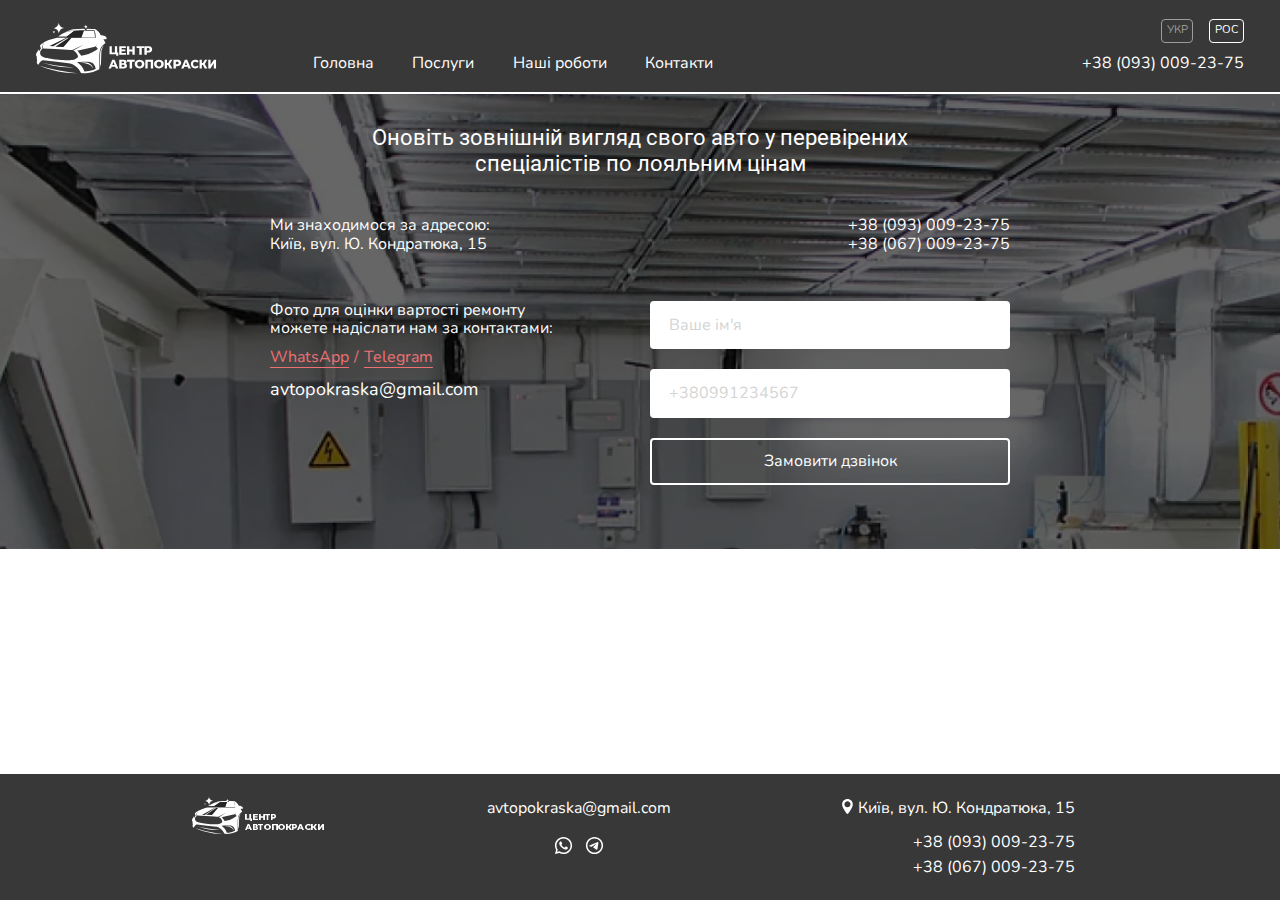
<file: uk/contacts.html>
<!DOCTYPE html>
<html lang="uk">
  <head>
    <meta charset="UTF-8" />
    <meta name="viewport" content="width=device-width, initial-scale=1.0" />
    <title>Контакты - Центр Автопокраски</title>

    <!-- Styles -->
    <link rel="stylesheet" href="../css/swiper-bundle.min.css" />
    <link rel="stylesheet" href="../css/main.min.css" />
  </head>
  <body>
    <div class="wrapper">
      <!-- Header -->
      <header class="header text-secondary" id="header">
        <div class="header__container">
          <nav class="header__nav">
            <a href="home.html">
              <img
                class="header__logo"
                src="../images/logo-header.svg"
                alt="Логотип центра автопокраски"
              />
            </a>
            <ul class="header__menu">
              <li><a class="link-header" href="home.html">Головна</a></li>
              <li><a class="link-header" href="services.html">Послуги</a></li>
              <li>
                <a class="link-header" href="works.html">Наші роботи</a>
              </li>
              <li><a class="link-header" href="#">Контакти</a></li>
            </ul>
            <div class="header__mob-links-lang">
              <a
                class="header__mob-link-lang header__mob-link-lang--checked"
                href="#"
                >УКР</a
              >
              <a class="header__mob-link-lang" href="../ru/contacts.html"
                >РОС</a
              >
            </div>
            <button class="header__burger menu-btn-open" type="button">
              <svg class="header__burger-icon icon__secondary">
                <use href="../images/icons.svg#icon-burger"></use>
              </svg>
            </button>
          </nav>
          <address class="header__address">
            <div class="header__location icon-text-address">
              <svg class="icon__secondary" width="15" height="15">
                <use href="../images/icons.svg#icon-location"></use>
              </svg>
              <p class="header__location-text">Київ, вул. Ю. Кондратюка, 15</p>
            </div>
            <div>
              <div class="header__lap-links-lang">
                <a
                  class="header__lap-link-lang header__lap-link-lang--checked"
                  href="#"
                  >УКР</a
                >
                <a class="header__lap-link-lang" href="../ru/contacts.html"
                  >РОС</a
                >
              </div>
              <a class="link-tel link-tel__header" href="tel:+380930092375"
                >+38 (093) 009-23-75</a
              >
            </div>
          </address>
          <div class="mobile-menu">
            <div class="mobile-menu__wrapper">
              <button
                class="mobile-menu__btn-close menu-btn-close"
                type="button"
              >
                <svg
                  class="mobile-menu__icon-close icon__secondary"
                  width="13"
                  height="13"
                >
                  <use href="../images/icons.svg#icon-close"></use>
                </svg>
              </button>
              <div class="mobile-menu__container">
                <nav class="mobile-menu__nav">
                  <ul class="mobile-menu__menu">
                    <li class="mobile-menu__menu-item">
                      <a href="home.html">Головна</a>
                    </li>
                    <li class="mobile-menu__menu-item">
                      <a href="services.html">Послуги</a>
                    </li>
                    <li class="mobile-menu__menu-item">
                      <a href="works.html">Наші роботи</a>
                    </li>
                    <li class="mobile-menu__menu-item">
                      <a href="#">Контакти</a>
                    </li>
                  </ul>
                </nav>
                <address>
                  <ul>
                    <li class="mobile-menu__address-item">
                      <a href="tel:+380930092375">+38 (093) 009-23-75</a>
                    </li>
                    <li class="mobile-menu__address-item">
                      <a href="tel:+380670092375">+38 (067) 009-23-75</a>
                    </li>
                  </ul>
                </address>
              </div>
            </div>
          </div>
        </div>
      </header>
      <main>
        <!-- Contact-section with changes -->
        <section class="contact-section contacts-page" id="contact-section">
          <div class="contact-section__wrapper contacts-page__wrapper">
            <div class="contact-section__container text-secondary">
              <h2 class="visually-hidden">Контакти</h2>
              <p
                class="contact-section__heading-text contacts-page__heading-text text-centered"
              >
                Оновіть зовнішній вигляд свого авто у перевірених спеціалістів
                по лояльним цінам
              </p>
              <div class="contact-section__inner">
                <address class="contacts-page__address">
                  <p class="contacts-page__address-text">
                    Ми знаходимося за адресою: <br />
                    Київ, вул. Ю. Кондратюка, 15
                  </p>
                  <div class="contacts-page__address-links">
                    <a
                      class="contacts-page__address-link"
                      href="tel:+380930092375"
                      >+38 (093) 009-23-75</a
                    >
                    <a
                      class="contacts-page__address-link"
                      href="tel:+380670092375"
                      >+38 (067) 009-23-75</a
                    >
                  </div>
                </address>
                <div class="contact-section__content">
                  <address class="contact-section__add">
                    <p class="contact-section__add-text">
                      Фото для оцінки вартості ремонту можете надіслати нам за
                      контактами:
                    </p>
                    <div class="contact-section__apps">
                      <a
                        class="link-accent"
                        href="https://whatsapp/avtopokraska"
                        >WhatsApp</a
                      >
                      <p>/</p>
                      <a class="link-accent" href="https://t.me/s/avtopokraska"
                        >Telegram</a
                      >
                    </div>
                    <a
                      class="contact-section__email-link link-text"
                      href="mailto:avtopokraska@gmail.com"
                      >avtopokraska@gmail.com</a
                    >
                  </address>
                  <form
                    class="contact-section__form call-form"
                    name="contact-form"
                    autocomplete="off"
                  >
                    <div class="input__form-field">
                      <label
                        class="input__label visually-hidden"
                        for="user-name"
                        >Ваше ім'я</label
                      >
                      <input
                        class="input__control"
                        type="text"
                        name="user-name"
                        id="user-name"
                        placeholder="Ваше ім'я"
                        required
                      />
                    </div>

                    <div class="input__form-field">
                      <label class="input__label visually-hidden" for="user-tel"
                        >+38-123-456-78-90</label
                      >
                      <input
                        class="input__control"
                        type="tel"
                        name="user-tel"
                        id="user-tel"
                        pattern="\+38[0-9]{10}"
                        placeholder="+380991234567"
                        required
                      />
                    </div>

                    <button
                      class="button-order contact-section__form-button submit-btn"
                      type="submit"
                    >
                      Замовити дзвінок
                    </button>
                  </form>
                </div>
              </div>
            </div>
          </div>
          <iframe
            class="contact-section__map contacts-page__map"
            src="https://www.google.com/maps/embed?pb=!1m18!1m12!1m3!1d1268.2323512430671!2d30.464360013375558!3d50.525526147618535!2m3!1f0!2f0!3f0!3m2!1i1024!2i768!4f13.1!3m3!1m2!1s0x40d4d28b1f1d4905%3A0xbfe284b5cde389b!2z0YPQuy4g0K7RgNC40Y8g0JrQvtC90LTRgNCw0YLRjtC60LAsIDE1LCDQmtC40LXQsiwgMDIwMDA!5e0!3m2!1sru!2sua!4v1718128025096!5m2!1sru!2sua"
            allowfullscreen=""
            loading="lazy"
            referrerpolicy="no-referrer-when-downgrade"
          >
          </iframe>
        </section>
      </main>

      <!-- Footer -->
      <footer class="footer text-secondary">
        <div class="container">
          <!-- Footer-mobile -->
          <div class="footer-m">
            <a href="home.html">
              <img
                class="footer-m__logo"
                src="../images/logo-footer.svg"
                alt="Логотип центра автопокраски"
              />
            </a>

            <address>
              <ul class="footer-m__address-list text-centered">
                <li>
                  <a href="tel:+380930092375">+38 (093) 009-23-75</a>
                </li>
                <li>
                  <p>Київ, вул. Кондратюка, 15</p>
                </li>
                <li>
                  <a href="mailto:avtopokraska@gmail.com"
                    >avtopokraska@gmail.com</a
                  >
                </li>
                <li>
                  <div class="footer__social-icons">
                    <a href="https://whatsapp/avtopokraska">
                      <svg class="icon__accent" width="25" height="25">
                        <use href="../images/icons.svg#icon-whatsapp"></use>
                      </svg>
                    </a>

                    <a href="https://t.me/s/avtopokraska">
                      <svg class="icon__accent" width="25" height="25">
                        <use href="../images/icons.svg#icon-telegram"></use>
                      </svg>
                    </a>
                  </div>
                </li>
              </ul>
            </address>
          </div>

          <!-- Footer-tablet -->
          <div class="footer-t">
            <a href="home.html">
              <img
                class="footer-t__logo"
                src="../images/logo-footer.svg"
                alt="Логотип центра автопокраски"
              />
            </a>
            <address class="footer-t__address">
              <ul class="footer-t__social-list text-centered">
                <li class="footer-t__social-item">
                  <a class="link-text" href="mailto:avtopokraska@gmail.com"
                    >avtopokraska@gmail.com</a
                  >
                </li>
                <li class="footer-t__social-item">
                  <div class="footer__social-icons">
                    <a href="https://whatsapp/avtopokraska">
                      <svg class="icon__accent" width="25" height="25">
                        <use href="../images/icons.svg#icon-whatsapp"></use>
                      </svg>
                    </a>

                    <a href="https://t.me/s/avtopokraska">
                      <svg class="icon__accent" width="25" height="25">
                        <use href="../images/icons.svg#icon-telegram"></use>
                      </svg>
                    </a>
                  </div>
                </li>
              </ul>
              <ul class="footer-t__address-list">
                <li class="footer-t__address-item icon-text-address">
                  <svg class="icon__secondary" width="15" height="15">
                    <use href="../images/icons.svg#icon-location"></use>
                  </svg>
                  <p>Київ, вул. Ю. Кондратюка, 15</p>
                </li>
                <li class="footer-t__address-item">
                  <a
                    class="footer-t__address-link link-tel link-tel__footer"
                    href="tel:+380930092375"
                    >+38 (093) 009-23-75</a
                  >
                  <a
                    class="footer-t__address-link link-tel link-tel__footer"
                    href="tel:+380670092375"
                    >+38 (067) 009-23-75</a
                  >
                </li>
              </ul>
            </address>
          </div>

          <!-- Footer-desktop -->
          <div class="footer-d">
            <div class="footer-d__container">
              <a href="home.html">
                <img
                  class="footer-d__logo"
                  src="../images/logo-footer.svg"
                  alt="Логотип центра автопокраски"
                />
              </a>
              <address class="footer-d__address">
                <ul class="footer-d__address-list">
                  <li class="footer-d__address-item icon-text-address">
                    <svg class="icon__secondary" width="15" height="15">
                      <use href="../images/icons.svg#icon-location"></use>
                    </svg>
                    <p>Київ, вул. Ю. Кондратюка, 15</p>
                  </li>
                  <li class="footer-d__address-item">
                    <a class="link-text" href="mailto:avtopokraska@gmail.com"
                      >avtopokraska@gmail.com</a
                    >
                  </li>
                  <li class="footer-d__address-item">
                    <div class="footer__social-icons">
                      <a href="https://whatsapp/avtopokraska">
                        <svg class="icon__accent" width="30" height="30">
                          <use href="../images/icons.svg#icon-whatsapp"></use>
                        </svg>
                      </a>

                      <a href="https://t.me/s/avtopokraska">
                        <svg class="icon__accent" width="30" height="30">
                          <use href="../images/icons.svg#icon-telegram"></use>
                        </svg>
                      </a>
                    </div>
                  </li>
                  <li class="footer-d__address-item">
                    <a
                      class="footer-d__address-link link-tel link-tel__footer"
                      href="tel:+380930092375"
                      >+38 (093) 009-23-75</a
                    >
                    <a
                      class="footer-d__address-link link-tel link-tel__footer"
                      href="tel:+380670092375"
                      >+38 (067) 009-23-75</a
                    >
                  </li>
                </ul>
              </address>
            </div>
          </div>
        </div>
      </footer>
    </div>

    <!-- Scripts -->
    <script src="../js/header.js"></script>
    <script src="../js/mobile-menu.js"></script>
    <script src="../js/btn-change-label.js"></script>
  </body>
</html>
</file>
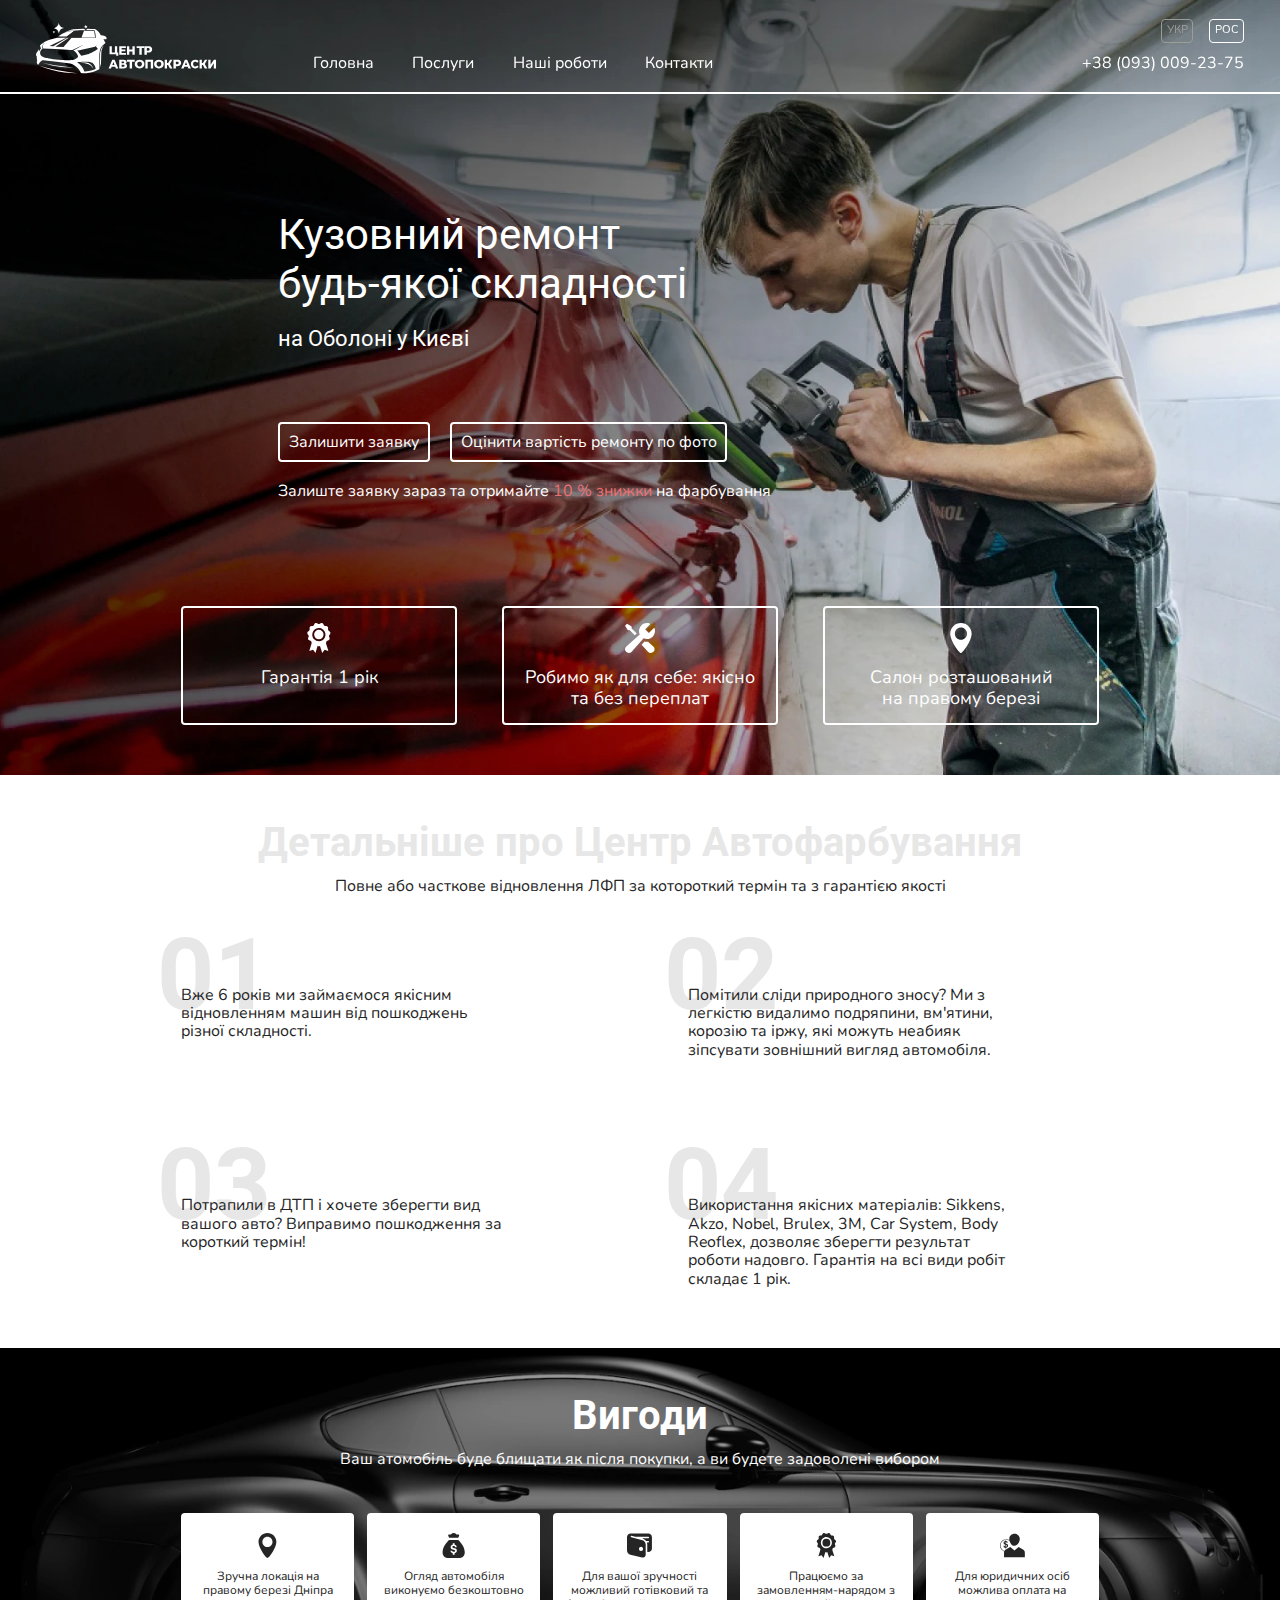
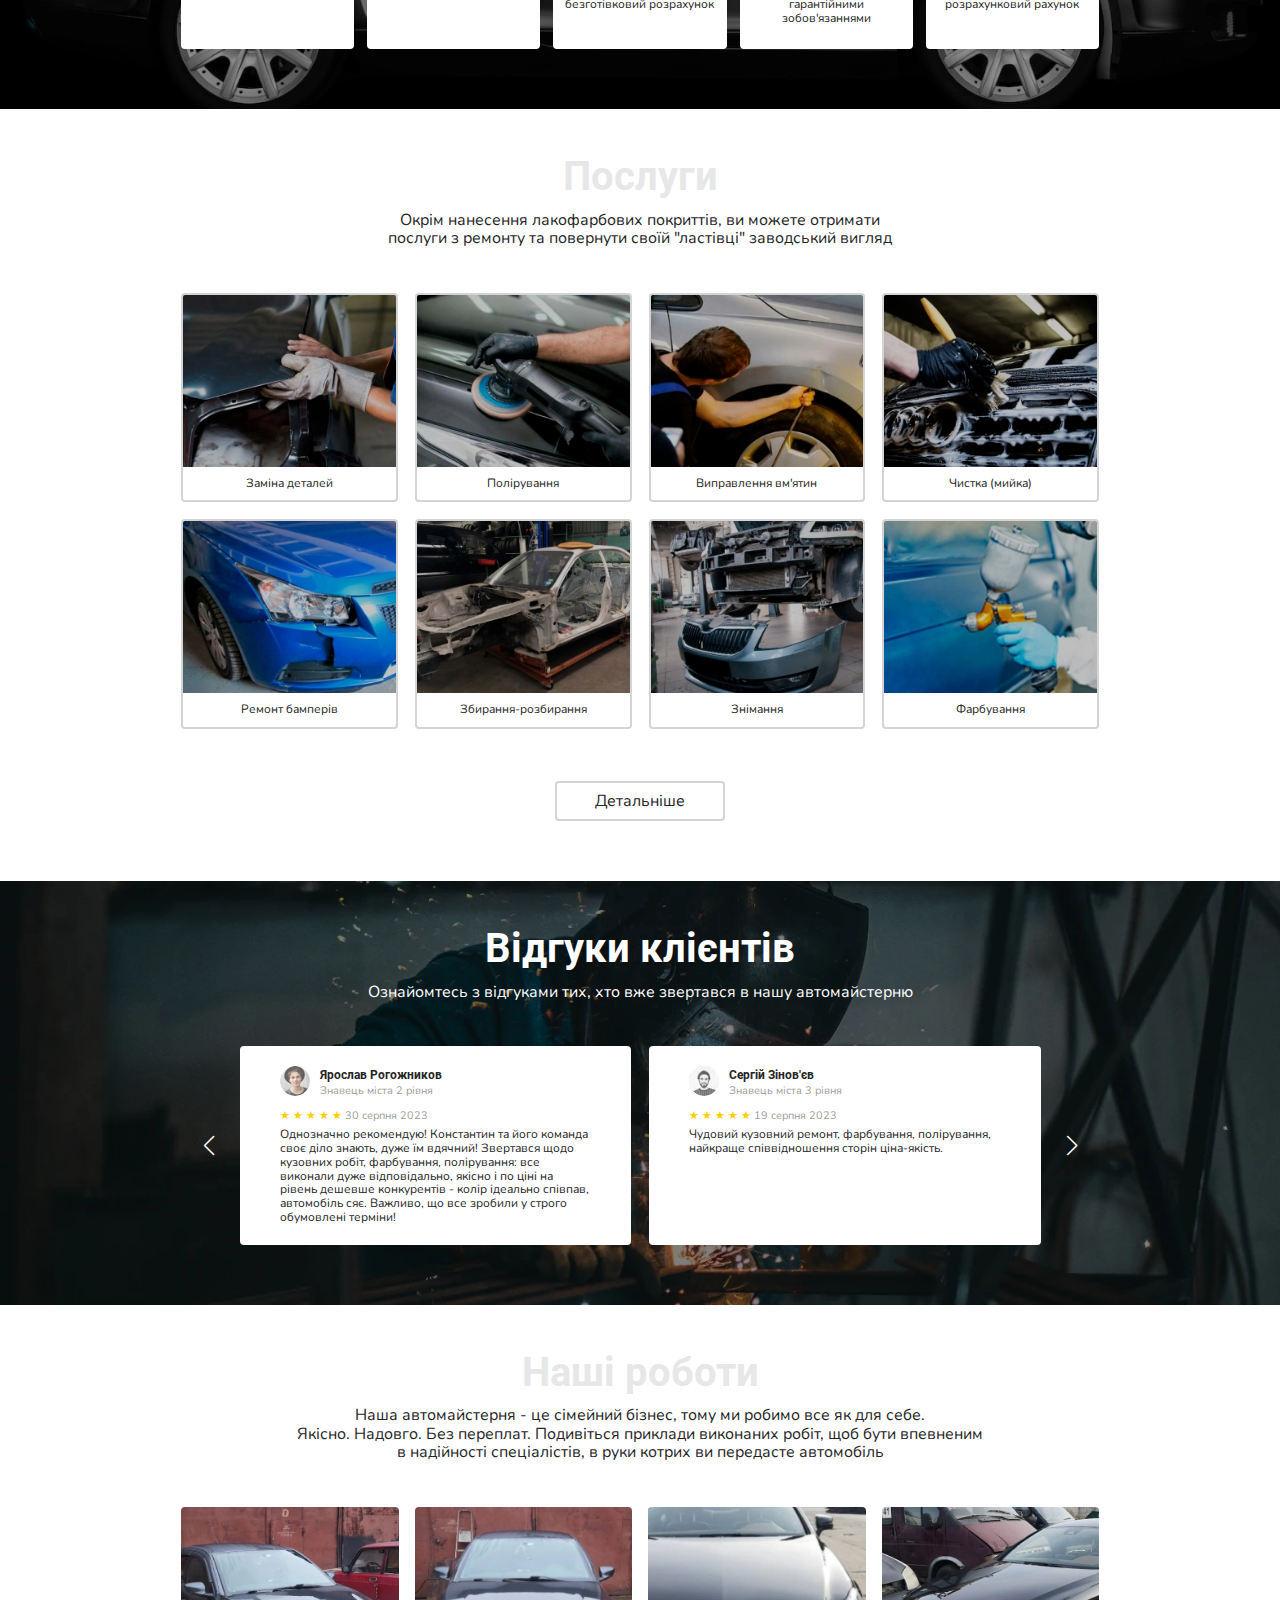
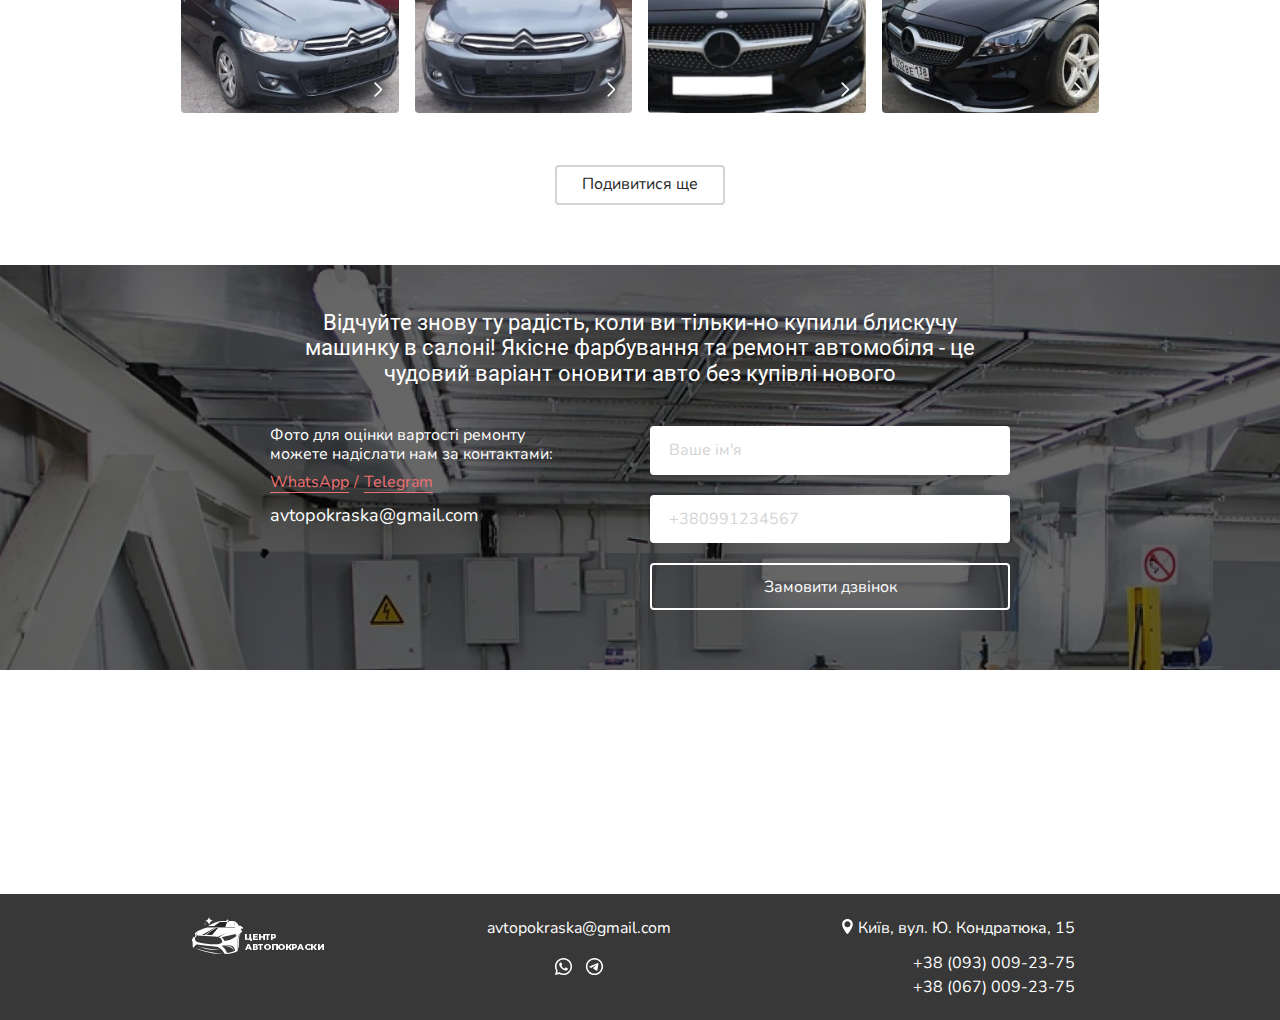
<file: uk/home.html>
<!DOCTYPE html>
<html lang="uk">
  <head>
    <meta charset="UTF-8" />
    <meta name="viewport" content="width=device-width, initial-scale=1.0" />
    <title>Головна - Центр Автофарбування</title>

    <!-- Styles -->
    <link rel="stylesheet" href="../css/swiper-bundle.min.css" />
    <link rel="stylesheet" href="../css/main.min.css" />
  </head>
  <body>
    <div class="wrapper">
      <!-- Header -->
      <header class="header header-main text-secondary" id="header">
        <div class="header__container">
          <nav class="header__nav">
            <a href="home.html">
              <img
                class="header__logo"
                src="../images/logo-header.svg"
                alt="Логотип центра автопокраски"
              />
            </a>
            <ul class="header__menu">
              <li><a class="link-header" href="#">Головна</a></li>
              <li><a class="link-header" href="services.html">Послуги</a></li>
              <li>
                <a class="link-header" href="works.html">Наші роботи</a>
              </li>
              <li><a class="link-header" href="contacts.html">Контакти</a></li>
            </ul>
            <div class="header__mob-links-lang">
              <a
                class="header__mob-link-lang header__mob-link-lang--checked"
                href="#"
                >УКР</a
              >
              <a class="header__mob-link-lang" href="../ru/home.html">РОС</a>
            </div>
            <button class="header__burger menu-btn-open" type="button">
              <svg class="header__burger-icon icon__secondary">
                <use href="../images/icons.svg#icon-burger"></use>
              </svg>
            </button>
          </nav>
          <address class="header__address">
            <div class="header__location icon-text-address">
              <svg class="icon__secondary" width="15" height="15">
                <use href="../images/icons.svg#icon-location"></use>
              </svg>
              <p class="header__location-text">Київ, вул. Ю. Кондратюка, 15</p>
            </div>
            <div>
              <div class="header__lap-links-lang">
                <a
                  class="header__lap-link-lang header__lap-link-lang--checked"
                  href="#"
                  >УКР</a
                >
                <a class="header__lap-link-lang" href="../ru/home.html">РOС</a>
              </div>
              <a class="link-tel link-tel__header" href="tel:+380930092375"
                >+38 (093) 009-23-75</a
              >
            </div>
          </address>
          <div class="mobile-menu">
            <div class="mobile-menu__wrapper">
              <button
                class="mobile-menu__btn-close menu-btn-close"
                type="button"
              >
                <svg
                  class="mobile-menu__icon-close icon__secondary"
                  width="13"
                  height="13"
                >
                  <use href="../images/icons.svg#icon-close"></use>
                </svg>
              </button>
              <div class="mobile-menu__container">
                <nav class="mobile-menu__nav">
                  <ul class="mobile-menu__menu">
                    <li class="mobile-menu__menu-item">
                      <a href="#">Головна</a>
                    </li>
                    <li class="mobile-menu__menu-item">
                      <a href="services.html">Послуги</a>
                    </li>
                    <li class="mobile-menu__menu-item">
                      <a href="works.html">Наші роботи</a>
                    </li>
                    <li class="mobile-menu__menu-item">
                      <a href="contacts.html">Контакти</a>
                    </li>
                  </ul>
                </nav>
                <address>
                  <ul>
                    <li class="mobile-menu__address-item">
                      <a href="tel:+380930092375">+38 (093) 009-23-75</a>
                    </li>
                    <li class="mobile-menu__address-item">
                      <a href="tel:+380670092375">+38 (067) 009-23-75</a>
                    </li>
                  </ul>
                </address>
              </div>
            </div>
          </div>
        </div>
      </header>
      <main>
        <!-- Hero-section -->
        <section class="hero-section text-secondary" id="hero-section">
          <div class="container">
            <div class="hero-section__container">
              <h1 class="hero-section__title">
                Кузовний ремонт <br />будь-якої складності
                <span class="hero-section__title--span"
                  >на Оболоні у Києві</span
                >
              </h1>
              <div class="hero-section__links">
                <a class="hero-section__link link-border" href="contacts.html"
                  >Залишити заявку</a
                >
                <a class="hero-section__link link-border" href="contacts.html"
                  >Оцінити вартість ремонту по фото</a
                >
              </div>
              <p class="hero-section__text--m">
                Залиште заявку зараз <br />
                та отримайте
                <span class="text-accent">10 % знижки</span>
                на фарбування
              </p>
              <p class="hero-section__text--t">
                Залиште заявку зараз та отримайте
                <span class="text-accent">10 % знижки</span>
                на фарбування
              </p>
            </div>
            <ul class="hero-section__list">
              <li class="hero-section__list-item">
                <svg class="hero-section__list-icon">
                  <use href="../images/icons.svg#icon-medal"></use>
                </svg>
                <p class="hero-section__list-text">Гарантія 1 рік</p>
              </li>
              <li class="hero-section__list-item">
                <svg class="hero-section__list-icon">
                  <use href="../images/icons.svg#icon-tools"></use>
                </svg>
                <p class="hero-section__list-text">
                  Робимо як для себе: якісно та без переплат
                </p>
              </li>
              <li class="hero-section__list-item">
                <svg class="hero-section__list-icon">
                  <use href="../images/icons.svg#icon-location"></use>
                </svg>
                <p class="hero-section__list-text">
                  Салон розташований <br />на правому березі
                </p>
              </li>
            </ul>
          </div>
        </section>

        <!-- About-section -->
        <section class="about-section section" id="about-section">
          <div class="container">
            <header class="about-section__heading text-centered">
              <h2 class="section__title section__title--primary">
                Детальніше про Центр Автофарбування
              </h2>
              <p class="section__heading-text">
                Повне або часткове відновлення ЛФП за котороткий термін та з
                гарантією якості
              </p>
            </header>
            <ul class="about-section__list">
              <li class="about-section__item about-section__item--01">
                <p>
                  Вже 6 років ми займаємося якісним відновленням машин від
                  пошкоджень різної складності.
                </p>
              </li>
              <li class="about-section__item about-section__item--02">
                <p>
                  Помітили сліди природного зносу? Ми з легкістю видалимо
                  подряпини, вм'ятини, корозію та іржу, які можуть неабияк
                  зіпсувати зовнішний вигляд автомобіля.
                </p>
              </li>
              <li class="about-section__item about-section__item--03">
                <p>
                  Потрапили в ДТП і хочете зберегти вид вашого авто? Виправимо
                  пошкодження за короткий термін!
                </p>
              </li>
              <li class="about-section__item about-section__item--04">
                <p>
                  Використання якісних матеріалів:
                  <span lang="en"
                    >Sikkens, Akzo, Nobel, Brulex, 3M, Car System, Body
                    Reoflex,</span
                  >
                  дозволяє зберегти результат роботи надовго. Гарантія на всі
                  види робіт складає 1 рік.
                </p>
              </li>
            </ul>
          </div>
        </section>

        <!-- Gains-section -->
        <section class="gains-section section text-centered" id="gains-section">
          <div class="container">
            <header class="section__heading text-secondary">
              <h2 class="section__title">Вигоди</h2>
              <p class="section__heading-text">
                Ваш атомобіль буде блищати як після покупки, а ви будете
                задоволені вибором
              </p>
            </header>
            <ul class="gains-section__list">
              <li class="gains-section__list-item">
                <svg class="icon__primary gains-section__list-icon">
                  <use href="../images/icons.svg#icon-location"></use>
                </svg>
                <p class="gains-section__list-text">
                  Зручна локація на <br />
                  правому березі Дніпра
                </p>
              </li>
              <li class="gains-section__list-item">
                <svg class="icon__primary gains-section__list-icon">
                  <use href="../images/icons.svg#icon-pouch-dollar"></use>
                </svg>
                <p class="gains-section__list-text">
                  Огляд автомобіля <br />виконуємо безкоштовно
                </p>
              </li>
              <li class="gains-section__list-item">
                <svg class="icon__primary gains-section__list-icon">
                  <use href="../images/icons.svg#icon-purse"></use>
                </svg>
                <p class="gains-section__list-text">
                  Для вашої зручності можливий готівковий та безготівковий
                  розрахунок
                </p>
              </li>
              <li class="gains-section__list-item">
                <svg class="icon__primary gains-section__list-icon">
                  <use href="../images/icons.svg#icon-medal"></use>
                </svg>
                <p class="gains-section__list-text gains-section__list-text--0">
                  Працюємо за замовленням-нарядом <br />з гарантійними
                  зобов'язаннями
                </p>
                <p class="gains-section__list-text gains-section__list-text--m">
                  Працюємо за замовленням-нарядом з гарантійними зобов'язаннями
                </p>
              </li>
              <li class="gains-section__list-item">
                <svg class="icon__primary gains-section__list-icon">
                  <use href="../images/icons.svg#icon-man-dollar"></use>
                </svg>
                <p class="gains-section__list-text">
                  Для юридичних осіб можлива оплата на розрахунковий рахунок
                </p>
              </li>
            </ul>
          </div>
        </section>

        <!-- Services-section -->
        <section
          class="services-section section text-centered"
          id="services-section"
        >
          <div class="container">
            <header class="section__heading">
              <h2 class="section__title section__title--primary">Послуги</h2>
              <p class="section__heading-text services-section__text">
                Окрім нанесення лакофарбових покриттів, ви можете отримати
                послуги з ремонту та повернути своїй "ластівці" заводський
                вигляд
              </p>
            </header>
            <ul class="services-section__list">
              <li class="services-section__item service-card">
                <a class="service-card__link" href="services.html">
                  <div class="service-card__image service-card__image--1"></div>
                  <p class="service-card__text">Заміна деталей</p>
                </a>
              </li>
              <li class="services-section__item service-card">
                <a class="service-card__link" href="services.html">
                  <div class="service-card__image service-card__image--2"></div>
                  <p class="service-card__text">Полірування</p>
                </a>
              </li>
              <li class="services-section__item service-card">
                <a class="service-card__link" href="services.html">
                  <div class="service-card__image service-card__image--3"></div>
                  <p class="service-card__text">Виправлення вм'ятин</p>
                </a>
              </li>
              <li class="services-section__item service-card">
                <a class="service-card__link" href="services.html">
                  <div class="service-card__image service-card__image--4"></div>
                  <p class="service-card__text">Чистка (мийка)</p>
                </a>
              </li>
              <li class="services-section__item service-card">
                <a class="service-card__link" href="services.html">
                  <div class="service-card__image service-card__image--5"></div>
                  <p class="service-card__text">Ремонт бамперів</p>
                </a>
              </li>
              <li class="services-section__item service-card">
                <a class="service-card__link" href="services.html">
                  <div class="service-card__image service-card__image--6"></div>
                  <p class="service-card__text">Збирання-розбирання</p>
                </a>
              </li>
              <li class="services-section__item service-card">
                <a class="service-card__link" href="services.html">
                  <div class="service-card__image service-card__image--7"></div>
                  <p class="service-card__text">Знімання</p>
                </a>
              </li>
              <li class="services-section__item service-card">
                <a class="service-card__link" href="services.html">
                  <div class="service-card__image service-card__image--8"></div>
                  <p class="service-card__text">Фарбування</p>
                </a>
              </li>
            </ul>
          </div>
          <a class="link-border link-section" href="services.html"
            >Детальніше
          </a>
        </section>

        <!-- Feedback-section -->
        <section class="feedback-section section" id="feedback-section">
          <div class="container">
            <header class="section__heading text-centered text-secondary">
              <h2 class="section__title">Відгуки клієнтів</h2>
              <p class="section__heading-text">
                Ознайомтесь з відгуками тих, хто вже звертався в нашу
                автомайстерню
              </p>
            </header>

            <div class="swiper-container">
              <div class="swiper-button-prev"></div>
              <div class="swiper swiper-feedback swiperFeedback">
                <div class="swiper-wrapper">
                  <div class="swiper-slide feedback-card">
                    <div class="feedback-card__heading">
                      <picture>
                        <source
                          type="image/webp"
                          srcset="
                            ../images/feedback-photo1.webp    1x,
                            ../images/feedback-photo1@2x.webp 2x
                          "
                        />
                        <img
                          class="feedback-card__user-photo"
                          src="../images/feedback-photo1.png"
                          srcset="
                            ../images/feedback-photo1.png    1x,
                            ../images/feedback-photo1@2x.png 2x
                          "
                          alt="Фото пользователя"
                        />
                      </picture>

                      <div class="feedback-card__inner">
                        <h4 class="feedback-card__user-name">
                          Ярослав Рогожников
                        </h4>
                        <p
                          class="feedback-card__user-status feedback-card__meta text-meta"
                        >
                          Знавець міста 2 рівня
                        </p>
                      </div>
                    </div>

                    <p class="feedback-card__meta text-meta">
                      <span class="text-meta-symbol"
                        >&#9733; &#9733; &#9733; &#9733; &#9733;</span
                      >
                      30 серпня 2023
                    </p>
                    <p>
                      Однозначно рекомендую! Константин та його команда своє
                      діло знають, дуже їм вдячний! Звертався щодо кузовних
                      робіт, фарбування, полірування: все виконали дуже
                      відповідально, якісно і по ціні на рівень дешевше
                      конкурентів - колір ідеально співпав, автомобіль сяє.
                      Важливо, що все зробили у строго обумовлені терміни!
                    </p>
                  </div>

                  <div class="swiper-slide feedback-card">
                    <div class="feedback-card__heading">
                      <picture>
                        <source
                          type="image/webp"
                          srcset="
                            ../images/feedback-photo2.webp    1x,
                            ../images/feedback-photo2@2x.webp 2x
                          "
                        />
                        <img
                          class="feedback-card__user-photo"
                          src="../images/feedback-photo2.png"
                          srcset="
                            ../images/feedback-photo2.png    1x,
                            ../images/feedback-photo2@2x.png 2x
                          "
                          alt="Фото пользователя"
                        />
                      </picture>

                      <div class="feedback-card__inner">
                        <h4 class="feedback-card__user-name">
                          Сергій Зінов'єв
                        </h4>
                        <p
                          class="feedback-card__user-status feedback-card__meta text-meta"
                        >
                          Знавець міста 3 рівня
                        </p>
                      </div>
                    </div>

                    <p class="feedback-card__meta text-meta">
                      <span class="text-meta-symbol"
                        >&#9733; &#9733; &#9733; &#9733; &#9733;</span
                      >
                      19 серпня 2023
                    </p>
                    <p>
                      Чудовий кузовний ремонт, фарбування, полірування, найкраще
                      співвідношення сторін ціна-якість.
                    </p>
                  </div>

                  <div class="swiper-slide feedback-card">
                    <div class="feedback-card__heading">
                      <picture>
                        <source
                          type="image/webp"
                          srcset="
                            ../images/feedback-photo3.webp    1x,
                            ../images/feedback-photo3@2x.webp 2x
                          "
                        />
                        <img
                          class="feedback-card__user-photo"
                          src="../images/feedback-photo3.png"
                          srcset="
                            ../images/feedback-photo3.png    1x,
                            ../images/feedback-photo3@2x.png 2x
                          "
                          alt="Фото пользователя"
                        />
                      </picture>

                      <div class="feedback-card__inner">
                        <h4 class="feedback-card__user-name">Айя С.</h4>
                        <p
                          class="feedback-card__user-status feedback-card__meta text-meta"
                        >
                          Знавець міста 2 рівня
                        </p>
                      </div>
                    </div>

                    <p class="feedback-card__meta text-meta">
                      <span class="text-meta-symbol"
                        >&#9733; &#9733; &#9733; &#9733; &#9733;</span
                      >
                      6 березня 2023
                    </p>
                    <p>
                      Ударили в праве заднє крило, коли їхала на роботу. Шукала
                      поблизу автосервіс. Знайшла "Центр Автопокраски" на
                      Кондатюка. Хлопці дуже швидко приїхали на допомогу з
                      евакуатором та відвезли в сервіс. Зробили добре, швидко і
                      якісно. Дійсно гарні хлопці. Раджу їх.
                    </p>
                  </div>

                  <div class="swiper-slide feedback-card">
                    <div class="feedback-card__heading">
                      <picture>
                        <source
                          type="image/webp"
                          srcset="
                            ../images/feedback-photo4.webp    1x,
                            ../images/feedback-photo4@2x.webp 2x
                          "
                        />
                        <img
                          class="feedback-card__user-photo"
                          src="../images/feedback-photo4.png"
                          srcset="
                            ../images/feedback-photo4.png    1x,
                            ../images/feedback-photo4@2x.png 2x
                          "
                          alt="Фото пользователя"
                        />
                      </picture>

                      <div class="feedback-card__inner">
                        <h4 class="feedback-card__user-name">
                          Viktor Malashin
                        </h4>
                        <p
                          class="feedback-card__user-status feedback-card__meta text-meta"
                        >
                          Знавець міста 2 рівня
                        </p>
                      </div>
                    </div>

                    <p class="feedback-card__meta text-meta">
                      <span class="text-meta-symbol"
                        >&#9733; &#9733; &#9733; &#9733; &#9733;</span
                      >
                      5 грудня 2023
                    </p>
                    <p>
                      Чудові люди, добре роблять, приємна обстановка, дешево та
                      якісно!!!
                    </p>
                  </div>
                </div>
              </div>
              <div class="swiper-button-next"></div>
            </div>
          </div>
        </section>

        <!-- Works-section -->
        <section class="works-section section text-centered" id="works-section">
          <div class="container">
            <header class="section__heading">
              <h2 class="section__title section__title--primary">
                Наші роботи
              </h2>
              <p class="section__heading-text works-section__text">
                Наша автомайстерня - це сімейний бізнес, тому ми робимо все як
                для себе.
              </p>
              <p class="section__heading-text works-section__text">
                Якісно. Надовго. Без переплат. Подивіться приклади виконаних
                робіт, щоб бути впевненим в надійності спеціалістів, в руки
                котрих ви передасте автомобіль
              </p>
            </header>
            <ul class="works-section__list">
              <li class="work-card">
                <input
                  type="checkbox"
                  class="work-card__toggle-checkbox"
                  id="workCardToggle1"
                />
                <label for="workCardToggle1" class="work-card__toggle-label">
                  <picture>
                    <source
                      type="image/webp"
                      srcset="
                        ../images/work1-before.webp    1x,
                        ../images/work1-before@2x.webp 2x
                      "
                    />
                    <img
                      class="work-card__img work-card__img--before"
                      id="img1-before"
                      src="../images/work1-before.jpg"
                      srcset="
                        ../images/work1-before.jpg    1x,
                        ../images/work1-before@2x.jpg 2x
                      "
                      alt="Разбитый Ситроен без переднего бампера до ремонта (вид на передне правое крыло)"
                    />
                  </picture>

                  <picture>
                    <source
                      type="image/webp"
                      srcset="
                        ../images/work1-after.webp    1x,
                        ../images/work1-after@2x.webp 2x
                      "
                    />
                    <img
                      class="work-card__img work-card__img--after"
                      id="img1-after"
                      src="../images/work1-after.jpg"
                      srcset="
                        ../images/work1-after.jpg    1x,
                        ../images/work1-after@2x.jpg 2x
                      "
                      alt="Сине-серый Ситроен после ремонта и покраски (вид на передне правое крыло)"
                    />
                  </picture>
                </label>
                <svg
                  class="work-card__next icon__secondary"
                  width="9"
                  height="15"
                >
                  <use href="../images/icons.svg#icon-next"></use>
                </svg>
              </li>

              <li class="work-card">
                <input
                  type="checkbox"
                  class="work-card__toggle-checkbox"
                  id="workCardToggle2"
                />
                <label for="workCardToggle2" class="work-card__toggle-label">
                  <picture>
                    <source
                      type="image/webp"
                      srcset="
                        ../images/work2-before.webp    1x,
                        ../images/work2-before@2x.webp 2x
                      "
                    />
                    <img
                      class="work-card__img work-card__img--before"
                      id="img2-before"
                      src="../images/work2-before.jpg"
                      srcset="
                        ../images/work2-before.jpg    1x,
                        ../images/work2-before@2x.jpg 2x
                      "
                      alt="Разбитый Ситроен без переднего бампера до ремонта (вид спереди)"
                    />
                  </picture>

                  <picture>
                    <source
                      type="image/webp"
                      srcset="
                        ../images/work2-after.webp    1x,
                        ../images/work2-after@2x.webp 2x
                      "
                    />
                    <img
                      class="work-card__img work-card__img--after"
                      id="img2-after"
                      src="../images/work2-after.jpg"
                      srcset="
                        ../images/work2-after.jpg    1x,
                        ../images/work2-after@2x.jpg 2x
                      "
                      alt="Сине-серый Ситроен после ремонта и покраски (вид спереди)"
                    />
                  </picture>
                </label>
                <svg
                  class="work-card__next icon__secondary"
                  width="9"
                  height="15"
                >
                  <use href="../images/icons.svg#icon-next"></use>
                </svg>
              </li>

              <li class="work-card">
                <input
                  type="checkbox"
                  class="work-card__toggle-checkbox"
                  id="workCardToggle3"
                />
                <label for="workCardToggle3" class="work-card__toggle-label">
                  <picture>
                    <source
                      type="image/webp"
                      srcset="
                        ../images/work3-before.webp    1x,
                        ../images/work3-before@2x.webp 2x
                      "
                    />
                    <img
                      class="work-card__img work-card__img--before"
                      id="img3-before"
                      src="../images/work3-before.jpg"
                      srcset="
                        ../images/work3-before.jpg    1x,
                        ../images/work3-before@2x.jpg 2x
                      "
                      alt="Мерседес до покраски (вид спереди)"
                    />
                  </picture>

                  <picture>
                    <source
                      type="image/webp"
                      srcset="
                        ../images/work3-after.webp    1x,
                        ../images/work3-after@2x.webp 2x
                      "
                    />
                    <img
                      class="work-card__img work-card__img--after"
                      id="img3-after"
                      src="../images/work3-after.jpg"
                      srcset="
                        ../images/work3-after.jpg    1x,
                        ../images/work3-after@2x.jpg 2x
                      "
                      alt="Темно-синий Мерседес после покраски (вид спереди)"
                    />
                  </picture>
                </label>
                <svg
                  class="work-card__next icon__secondary"
                  width="9"
                  height="15"
                >
                  <use href="../images/icons.svg#icon-next"></use>
                </svg>
              </li>

              <li class="work-card">
                <input
                  type="checkbox"
                  class="work-card__toggle-checkbox"
                  id="workCardToggle4"
                />
                <label for="workCardToggle4" class="work-card__toggle-label">
                  <picture>
                    <source
                      type="image/webp"
                      srcset="
                        ../images/work4-before.webp    1x,
                        ../images/work4-before@2x.webp 2x
                      "
                    />
                    <img
                      class="work-card__img work-card__img--before"
                      id="img4-before"
                      src="../images/work4-before.jpg"
                      srcset="
                        ../images/work4-before.jpg    1x,
                        ../images/work4-before@2x.jpg 2x
                      "
                      alt="Мерседес до покраски (вид на переднее левое крыло)"
                    />
                  </picture>

                  <picture>
                    <source
                      type="image/webp"
                      srcset="
                        ../images/work4-after.webp    1x,
                        ../images/work4-after@2x.webp 2x
                      "
                    />
                    <img
                      class="work-card__img work-card__img--after"
                      id="img4-after"
                      src="../images/work4-after.jpg"
                      srcset="
                        ../images/work4-after.jpg    1x,
                        ../images/work4-after@2x.jpg 2x
                      "
                      alt="Темно-синий Мерседес после покраски (вид на переднее левое крыло)"
                    />
                  </picture>
                </label>
                <svg
                  class="work-card__next icon__secondary"
                  width="9"
                  height="15"
                >
                  <use href="../images/icons.svg#icon-next"></use>
                </svg>
              </li>
            </ul>
            <a class="link-border link-section" href="works.html"
              >Подивитися ще</a
            >
          </div>
        </section>

        <!-- Contact-section -->
        <section class="contact-section" id="contact-section-home">
          <div class="contact-section__wrapper">
            <div class="contact-section__container text-secondary">
              <h2 class="visually-hidden">Контакти</h2>
              <p class="contact-section__heading-text text-centered">
                Відчуйте знову ту радість, коли ви тільки-но купили блискучу
                машинку в салоні! Якісне фарбування та ремонт автомобіля - це
                чудовий варіант оновити авто без купівлі нового
              </p>
              <div class="contact-section__inner">
                <div class="contact-section__content">
                  <address class="contact-section__add">
                    <p class="contact-section__add-text">
                      Фото для оцінки вартості ремонту можете надіслати нам за
                      контактами:
                    </p>
                    <div class="contact-section__apps">
                      <a
                        class="link-accent"
                        href="https://whatsapp/avtopokraska"
                        >WhatsApp</a
                      >
                      <p>/</p>
                      <a class="link-accent" href="https://t.me/s/avtopokraska"
                        >Telegram</a
                      >
                    </div>
                    <a
                      class="contact-section__email-link link-text"
                      href="mailto:avtopokraska@gmail.com"
                      >avtopokraska@gmail.com</a
                    >
                  </address>
                  <form
                    class="contact-section__form call-form"
                    name="contact-form"
                    autocomplete="off"
                  >
                    <div class="input__form-field">
                      <label
                        class="input__label visually-hidden"
                        for="user-name"
                        >Ваше ім'я</label
                      >
                      <input
                        class="input__control"
                        type="text"
                        name="user-name"
                        id="user-name"
                        placeholder="Ваше ім'я"
                        required
                      />
                    </div>

                    <div class="input__form-field">
                      <label class="input__label visually-hidden" for="user-tel"
                        >+38-123-456-78-90</label
                      >
                      <input
                        class="input__control"
                        type="tel"
                        name="user-tel"
                        id="user-tel"
                        pattern="\+38[0-9]{10}"
                        placeholder="+380991234567"
                        required
                      />
                    </div>

                    <button
                      class="button-order contact-section__form-button submit-btn"
                      type="submit"
                    >
                      Замовити дзвінок
                    </button>
                  </form>
                </div>
              </div>
            </div>
          </div>
          <iframe
            class="contact-section__map"
            src="https://www.google.com/maps/embed?pb=!1m18!1m12!1m3!1d1268.2323512430671!2d30.464360013375558!3d50.525526147618535!2m3!1f0!2f0!3f0!3m2!1i1024!2i768!4f13.1!3m3!1m2!1s0x40d4d28b1f1d4905%3A0xbfe284b5cde389b!2z0YPQuy4g0K7RgNC40Y8g0JrQvtC90LTRgNCw0YLRjtC60LAsIDE1LCDQmtC40LXQsiwgMDIwMDA!5e0!3m2!1sru!2sua!4v1718128025096!5m2!1sru!2sua"
            allowfullscreen=""
            loading="lazy"
            referrerpolicy="no-referrer-when-downgrade"
          >
          </iframe>
        </section>
      </main>

      <!-- Footer -->
      <footer class="footer text-secondary">
        <div class="container">
          <!-- Footer-mobile -->
          <div class="footer-m">
            <a href="home.html">
              <img
                class="footer-m__logo"
                src="../images/logo-footer.svg"
                alt="Логотип центра автопокраски"
              />
            </a>

            <address>
              <ul class="footer-m__address-list text-centered">
                <li>
                  <a href="tel:+380930092375">+38 (093) 009-23-75</a>
                </li>
                <li>
                  <p>Київ, вул. Кондратюка, 15</p>
                </li>
                <li>
                  <a href="mailto:avtopokraska@gmail.com"
                    >avtopokraska@gmail.com</a
                  >
                </li>
                <li>
                  <div class="footer__social-icons">
                    <a href="https://whatsapp/avtopokraska">
                      <svg class="icon__accent" width="25" height="25">
                        <use href="../images/icons.svg#icon-whatsapp"></use>
                      </svg>
                    </a>

                    <a href="https://t.me/s/avtopokraska">
                      <svg class="icon__accent" width="25" height="25">
                        <use href="../images/icons.svg#icon-telegram"></use>
                      </svg>
                    </a>
                  </div>
                </li>
              </ul>
            </address>
          </div>

          <!-- Footer-tablet -->
          <div class="footer-t">
            <a href="home.html">
              <img
                class="footer-t__logo"
                src="../images/logo-footer.svg"
                alt="Логотип центра автопокраски"
              />
            </a>
            <address class="footer-t__address">
              <ul class="footer-t__social-list text-centered">
                <li class="footer-t__social-item">
                  <a class="link-text" href="mailto:avtopokraska@gmail.com"
                    >avtopokraska@gmail.com</a
                  >
                </li>
                <li class="footer-t__social-item">
                  <div class="footer__social-icons">
                    <a href="https://whatsapp/avtopokraska">
                      <svg class="icon__accent" width="25" height="25">
                        <use href="../images/icons.svg#icon-whatsapp"></use>
                      </svg>
                    </a>

                    <a href="https://t.me/s/avtopokraska">
                      <svg class="icon__accent" width="25" height="25">
                        <use href="../images/icons.svg#icon-telegram"></use>
                      </svg>
                    </a>
                  </div>
                </li>
              </ul>
              <ul class="footer-t__address-list">
                <li class="footer-t__address-item icon-text-address">
                  <svg class="icon__secondary" width="15" height="15">
                    <use href="../images/icons.svg#icon-location"></use>
                  </svg>
                  <p>Київ, вул. Ю. Кондратюка, 15</p>
                </li>
                <li class="footer-t__address-item">
                  <a
                    class="footer-t__address-link link-tel link-tel__footer"
                    href="tel:+380930092375"
                    >+38 (093) 009-23-75</a
                  >
                  <a
                    class="footer-t__address-link link-tel link-tel__footer"
                    href="tel:+380670092375"
                    >+38 (067) 009-23-75</a
                  >
                </li>
              </ul>
            </address>
          </div>

          <!-- Footer-desktop -->
          <div class="footer-d">
            <div class="footer-d__container">
              <a href="home.html">
                <img
                  class="footer-d__logo"
                  src="../images/logo-footer.svg"
                  alt="Логотип центра автопокраски"
                />
              </a>
              <address class="footer-d__address">
                <ul class="footer-d__address-list">
                  <li class="footer-d__address-item icon-text-address">
                    <svg class="icon__secondary" width="15" height="15">
                      <use href="../images/icons.svg#icon-location"></use>
                    </svg>
                    <p>Київ, вул. Ю. Кондратюка, 15</p>
                  </li>
                  <li class="footer-d__address-item">
                    <a class="link-text" href="mailto:avtopokraska@gmail.com"
                      >avtopokraska@gmail.com</a
                    >
                  </li>
                  <li class="footer-d__address-item">
                    <div class="footer__social-icons">
                      <a href="https://whatsapp/avtopokraska">
                        <svg class="icon__accent" width="30" height="30">
                          <use href="../images/icons.svg#icon-whatsapp"></use>
                        </svg>
                      </a>

                      <a href="https://t.me/s/avtopokraska">
                        <svg class="icon__accent" width="30" height="30">
                          <use href="../images/icons.svg#icon-telegram"></use>
                        </svg>
                      </a>
                    </div>
                  </li>
                  <li class="footer-d__address-item">
                    <a
                      class="footer-d__address-link link-tel link-tel__footer"
                      href="tel:+380930092375"
                      >+38 (093) 009-23-75</a
                    >
                    <a
                      class="footer-d__address-link link-tel link-tel__footer"
                      href="tel:+380670092375"
                      >+38 (067) 009-23-75</a
                    >
                  </li>
                </ul>
              </address>
            </div>
          </div>
        </div>
      </footer>
    </div>

    <!-- Scripts -->
    <script src="../js/swiper-bundle.min.js"></script>
    <script src="../js/header.js"></script>
    <script src="../js/mobile-menu.js"></script>
    <script src="../js/slider-feedback.js"></script>
    <script src="../js/btn-change-label.js"></script>
  </body>
</html>
</file>
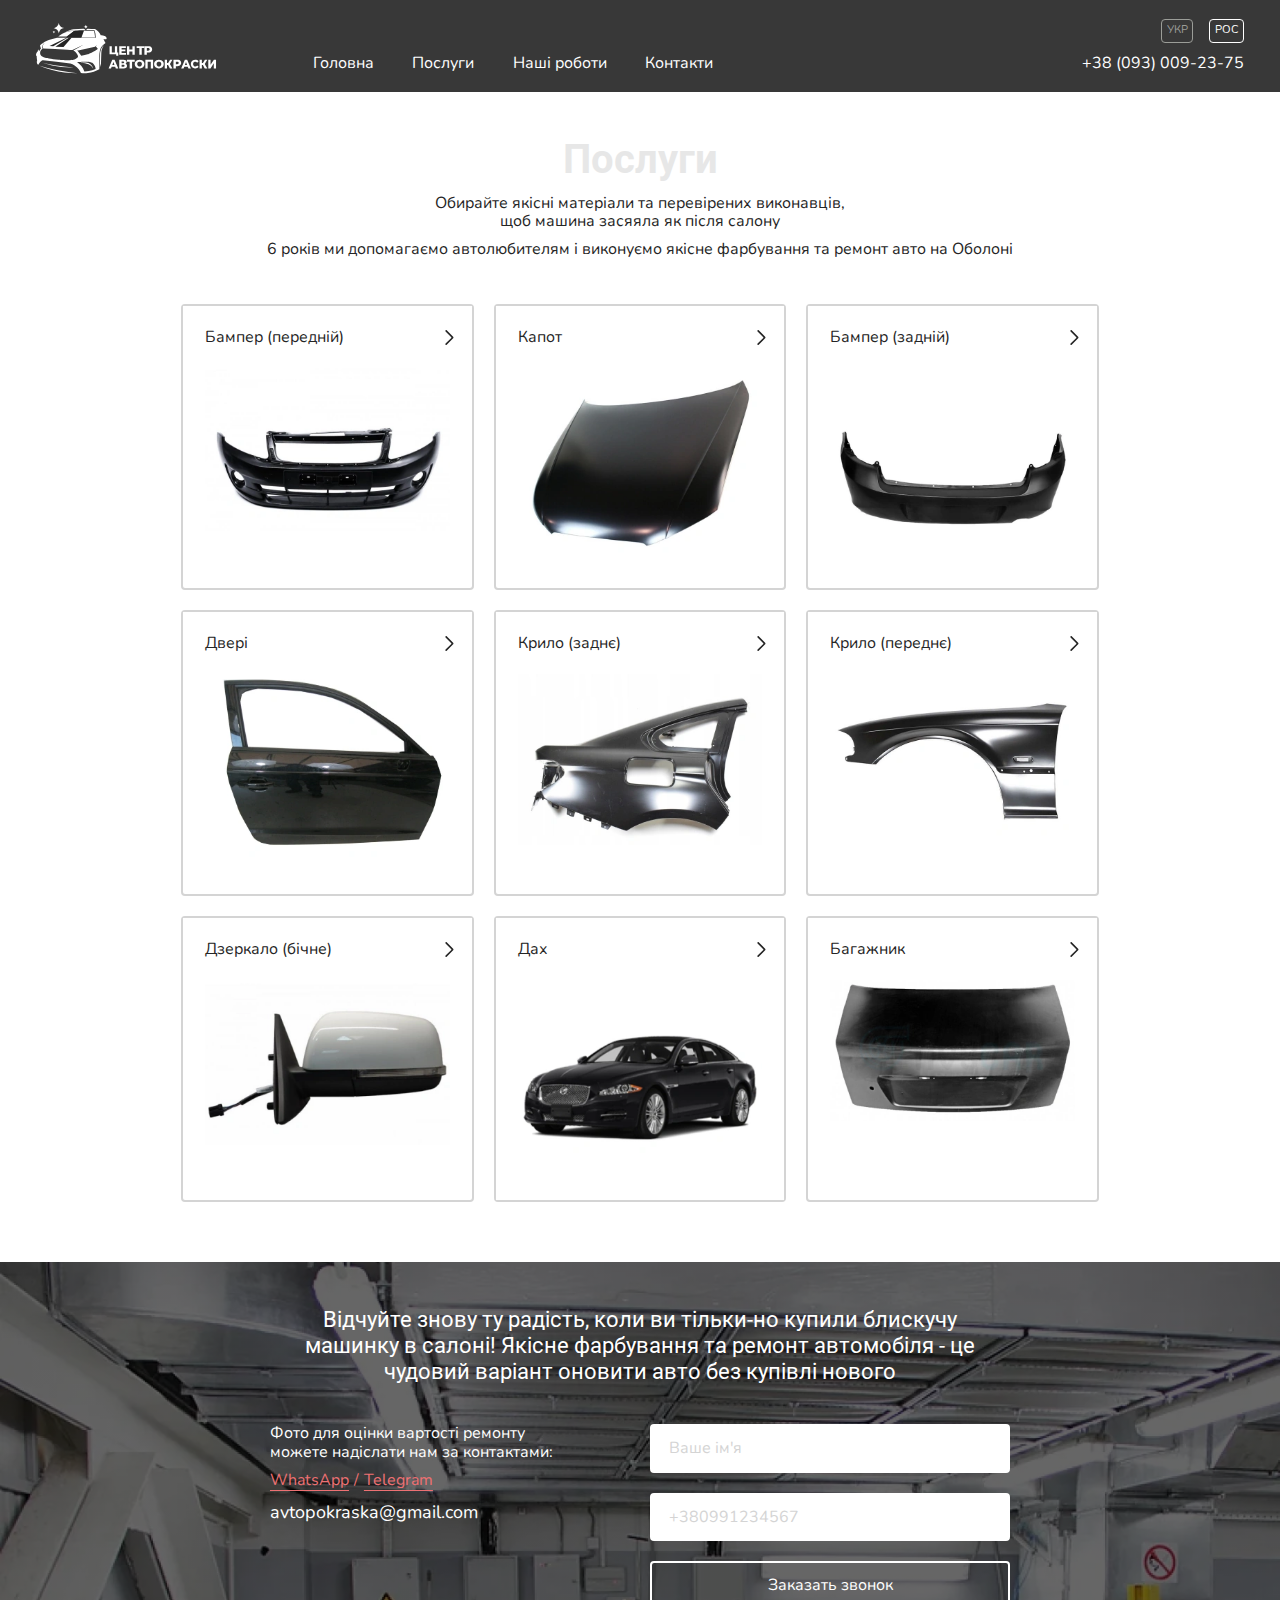
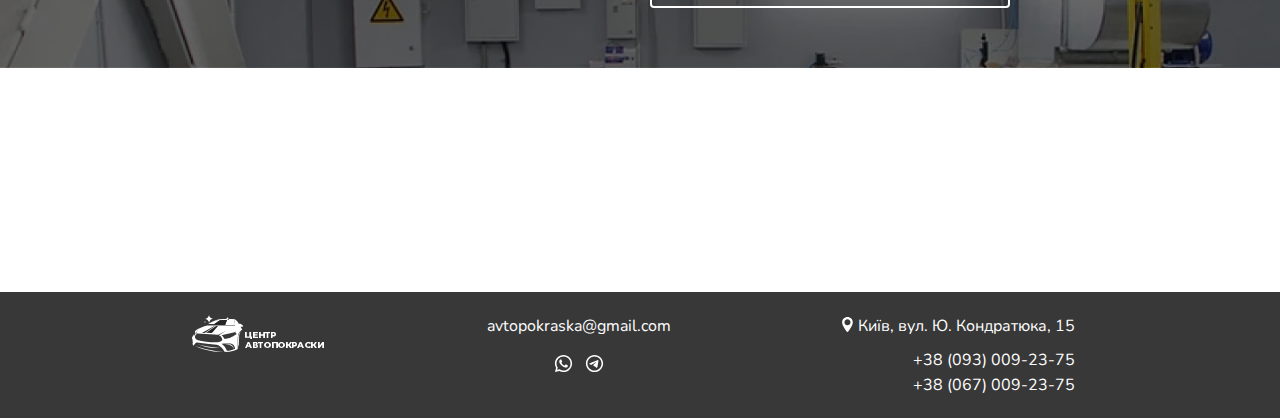
<file: uk/services.html>
<!DOCTYPE html>
<html lang="uk">
  <head>
    <meta charset="UTF-8" />
    <meta name="viewport" content="width=device-width, initial-scale=1.0" />
    <title>Послуги - Центр Автофарбування</title>

    <!-- Styles -->
    <link rel="stylesheet" href="../css/swiper-bundle.min.css" />
    <link rel="stylesheet" href="../css/main.min.css" />
  </head>
  <body>
    <div class="wrapper">
      <!-- Header -->
      <header class="header text-secondary" id="header">
        <div class="header__container">
          <nav class="header__nav">
            <a href="home.html">
              <img
                class="header__logo"
                src="../images/logo-header.svg"
                alt="Логотип центра автопокраски"
              />
            </a>
            <ul class="header__menu">
              <li><a class="link-header" href="home.html">Головна</a></li>
              <li><a class="link-header" href="#">Послуги</a></li>
              <li>
                <a class="link-header" href="works.html">Наші роботи</a>
              </li>
              <li><a class="link-header" href="contacts.html">Контакти</a></li>
            </ul>
            <div class="header__mob-links-lang">
              <a
                class="header__mob-link-lang header__mob-link-lang--checked"
                href="#"
                >УКР</a
              >
              <a class="header__mob-link-lang" href="../ru/services.html"
                >РОС</a
              >
            </div>
            <button class="header__burger menu-btn-open" type="button">
              <svg class="header__burger-icon icon__secondary">
                <use href="../images/icons.svg#icon-burger"></use>
              </svg>
            </button>
          </nav>
          <address class="header__address">
            <div class="header__location icon-text-address">
              <svg class="icon__secondary" width="15" height="15">
                <use href="../images/icons.svg#icon-location"></use>
              </svg>
              <p class="header__location-text">Київ, вул. Ю. Кондратюка, 15</p>
            </div>
            <div>
              <div class="header__lap-links-lang">
                <a
                  class="header__lap-link-lang header__lap-link-lang--checked"
                  href="#"
                  >УКР</a
                >
                <a class="header__lap-link-lang" href="../ru/services.html"
                  >РОС</a
                >
              </div>
              <a class="link-tel link-tel__header" href="tel:+380930092375"
                >+38 (093) 009-23-75</a
              >
            </div>
          </address>
          <div class="mobile-menu">
            <div class="mobile-menu__wrapper">
              <button
                class="mobile-menu__btn-close menu-btn-close"
                type="button"
              >
                <svg
                  class="mobile-menu__icon-close icon__secondary"
                  width="13"
                  height="13"
                >
                  <use href="../images/icons.svg#icon-close"></use>
                </svg>
              </button>
              <div class="mobile-menu__container">
                <nav class="mobile-menu__nav">
                  <ul class="mobile-menu__menu">
                    <li class="mobile-menu__menu-item">
                      <a href="home.html">Головна</a>
                    </li>
                    <li class="mobile-menu__menu-item">
                      <a href="#">Послуги</a>
                    </li>
                    <li class="mobile-menu__menu-item">
                      <a href="works.html">Наші роботи</a>
                    </li>
                    <li class="mobile-menu__menu-item">
                      <a href="contacts.html">Контакти</a>
                    </li>
                  </ul>
                </nav>
                <address>
                  <ul>
                    <li class="mobile-menu__address-item">
                      <a href="tel:+380930092375">+38 (093) 009-23-75</a>
                    </li>
                    <li class="mobile-menu__address-item">
                      <a href="tel:+380670092375">+38 (067) 009-23-75</a>
                    </li>
                  </ul>
                </address>
              </div>
            </div>
          </div>
        </div>
      </header>
      <main>
        <!-- Services-page -->
        <section class="services section__top-page text-centered">
          <div class="container">
            <header class="section__heading">
              <h2 class="section__title section__title--primary">Послуги</h2>
              <p class="section__heading-text services__text-1">
                Обирайте якісні матеріали та перевірених виконавців, щоб машина
                засяяла як після салону
              </p>
              <p class="section__heading-text services__text-2">
                6 років ми допомагаємо автолюбителям і виконуємо якісне
                фарбування та ремонт авто на Оболоні
              </p>
            </header>
            <ul class="services__list">
              <li class="services-card">
                <input
                  class="services-card__toggle-checkbox"
                  type="checkbox"
                  id="servicesCardToggle1"
                />
                <label
                  for="servicesCardToggle1"
                  class="services-card__toggle-label"
                >
                  <div class="services-card__add" id="servicesCardAdd1">
                    <ul class="services-card__add-list">
                      <li class="services-card__add-list-item">
                        Фарбування повністю 4 000 грн.
                      </li>
                      <li class="services-card__add-list-item">
                        Локальне фарбування 1 700 грн.
                      </li>
                      <li class="services-card__add-list-item">
                        Знімання-установка 1 500 грн.
                      </li>
                      <li class="services-card__add-list-item">
                        Розбирання 500 грн.
                      </li>
                      <li class="services-card__add-list-item">
                        Ремонтні роботи оцінюються по факту огляду
                      </li>
                    </ul>
                    <div class="services-card__add-warranty-wrapper">
                      <p class="services-card__add-warranty">1 рік гарантії</p>
                    </div>
                    <button
                      class="services-card__add-button button-text"
                      type="button"
                      id="openBtn1"
                    >
                      Залишити заявку
                    </button>
                  </div>
                  <div class="services-card__main" id="servicesCardMain1">
                    <h3 class="services-card__main-title">Бампер (передній)</h3>
                    <picture>
                      <source
                        type="image/webp"
                        srcset="
                          ../images/services-bumper-front.webp    1x,
                          ../images/services-bumper-front@2x.webp 2x
                        "
                      />
                      <img
                        class="services-card__main-img"
                        src="../images/services-bumper-front.jpg"
                        srcset="
                          ../images/services-bumper-front.jpg    1x,
                          ../images/services-bumper-front@2x.jpg 2x
                        "
                        alt="Передний бампер автомобиля"
                      />
                    </picture>
                  </div>
                </label>
              </li>
              <li class="services-card">
                <input
                  type="checkbox"
                  class="services-card__toggle-checkbox"
                  id="servicesCardToggle2"
                />
                <label
                  for="servicesCardToggle2"
                  class="services-card__toggle-label"
                >
                  <div class="services-card__add" id="servicesCardAdd2">
                    <ul class="services-card__add-list">
                      <li class="services-card__add-list-item">
                        Фарбування 5 000 грн.
                      </li>
                      <li class="services-card__add-list-item">
                        Локальне фарбування від 2 000 грн.
                      </li>
                      <li class="services-card__add-list-item">
                        Знімання-установка 1 700 грн.
                      </li>
                      <li class="services-card__add-list-item">
                        Ремонтні роботи оцінюються по факту огляду
                      </li>
                    </ul>
                    <div class="services-card__add-warranty-wrapper">
                      <p class="services-card__add-warranty">1 рік гарантії</p>
                    </div>
                    <button
                      class="services-card__add-button button-text"
                      type="button"
                      id="openBtn2"
                    >
                      Залишити заявку
                    </button>
                  </div>
                  <div class="services-card__main" id="servicesCardMain2">
                    <h3 class="services-card__main-title">Капот</h3>
                    <picture>
                      <source
                        type="image/webp"
                        srcset="
                          ../images/services-hood.webp    1x,
                          ../images/services-hood@2x.webp 2x
                        "
                      />
                      <img
                        class="services-card__main-img"
                        src="../images/services-hood.jpg"
                        srcset="
                          ../images/services-hood.jpg    1x,
                          ../images/services-hood@2x.jpg 2x
                        "
                        alt="Капот автомобиля"
                      />
                    </picture>
                  </div>
                </label>
              </li>
              <li class="services-card">
                <input
                  type="checkbox"
                  class="services-card__toggle-checkbox"
                  id="servicesCardToggle3"
                />
                <label
                  for="servicesCardToggle3"
                  class="services-card__toggle-label"
                >
                  <div class="services-card__add" id="servicesCardAdd3">
                    <ul class="services-card__add-list">
                      <li class="services-card__add-list-item">
                        Фарбування повністю 4 000 грн.
                      </li>
                      <li class="services-card__add-list-item">
                        Локальне фарбування 1 700 грн.
                      </li>
                      <li class="services-card__add-list-item">
                        Знімання-установка 1 500 грн.
                      </li>
                      <li class="services-card__add-list-item">
                        Розбирання 500 грн.
                      </li>
                      <li class="services-card__add-list-item">
                        Ремонтні роботи оцінюються по факту огляду
                      </li>
                    </ul>
                    <div class="services-card__add-warranty-wrapper">
                      <p class="services-card__add-warranty">1 рік гарантії</p>
                    </div>
                    <button
                      class="services-card__add-button button-text"
                      type="button"
                      id="openBtn3"
                    >
                      Залишити заявку
                    </button>
                  </div>
                  <div class="services-card__main" id="servicesCardMain3">
                    <h3 class="services-card__main-title">Бампер (задній)</h3>
                    <picture>
                      <source
                        type="image/webp"
                        srcset="
                          ../images/services-bumper-rear.webp    1x,
                          ../images/services-bumper-rear@2x.webp 2x
                        "
                      />
                      <img
                        class="services-card__main-img"
                        src="../images/services-bumper-rear.jpg"
                        srcset="
                          ../images/services-bumper-rear.jpg    1x,
                          ../images/services-bumper-rear@2x.jpg 2x
                        "
                        alt="Задний бампер автомобиля"
                      />
                    </picture>
                  </div>
                </label>
              </li>
              <li class="services-card">
                <input
                  type="checkbox"
                  class="services-card__toggle-checkbox"
                  id="servicesCardToggle4"
                />
                <label
                  for="servicesCardToggle4"
                  class="services-card__toggle-label"
                >
                  <div class="services-card__add" id="servicesCardAdd4">
                    <ul class="services-card__add-list">
                      <li class="services-card__add-list-item">
                        Фарбування повністю 4 000 грн.
                      </li>
                      <li class="services-card__add-list-item">
                        Локальне фарбування від 1 700 грн.
                      </li>
                      <li class="services-card__add-list-item">
                        Знімання-установка 1 700 грн.
                      </li>
                      <li class="services-card__add-list-item">
                        Фарбування з двох сторін 5 500 грн.
                      </li>
                      <li class="services-card__add-list-item">
                        Розбирання двері 7 500 грн. (молдінг, ущільнювач, дверна
                        ручка, дзеркало бічне)
                      </li>
                      <li class="services-card__add-list-item">
                        Ремонтні роботи оцінюються по факту огляду
                      </li>
                    </ul>
                    <div class="services-card__add-warranty-wrapper">
                      <p class="services-card__add-warranty">1 рік гарантії</p>
                    </div>
                    <button
                      class="services-card__add-button button-text"
                      type="button"
                      id="openBtn4"
                    >
                      Залишити заявку
                    </button>
                  </div>
                  <div class="services-card__main" id="servicesCardMain4">
                    <h3 class="services-card__main-title">Двері</h3>
                    <picture>
                      <source
                        type="image/webp"
                        srcset="
                          ../images/services-door.webp    1x,
                          ../images/services-door@2x.webp 2x
                        "
                      />
                      <img
                        class="services-card__main-img"
                        src="../images/services-door.jpg"
                        srcset="
                          ../images/services-door.jpg    1x,
                          ../images/services-door@2x.jpg 2x
                        "
                        alt="Дверь автомобиля"
                      />
                    </picture>
                  </div>
                </label>
              </li>
              <li class="services-card">
                <input
                  type="checkbox"
                  class="services-card__toggle-checkbox"
                  id="servicesCardToggle5"
                />
                <label
                  for="servicesCardToggle5"
                  class="services-card__toggle-label"
                >
                  <div class="services-card__add" id="servicesCardAdd5">
                    <ul class="services-card__add-list">
                      <li class="services-card__add-list-item">
                        Фарбування 3 500 грн.
                      </li>
                      <li class="services-card__add-list-item">
                        Локальне фарбування від 1 700 грн.
                      </li>
                      <li class="services-card__add-list-item">
                        Потрібно часткове розбирання бампера 1 000 грн.
                      </li>
                      <li class="services-card__add-list-item">
                        Ремонтні роботи оцінюються по факту огляду
                      </li>
                    </ul>
                    <div class="services-card__add-warranty-wrapper">
                      <p class="services-card__add-warranty">1 рік гарантії</p>
                    </div>
                    <button
                      class="services-card__add-button button-text"
                      type="button"
                      id="openBtn5"
                    >
                      Залишити заявку
                    </button>
                  </div>
                  <div class="services-card__main" id="servicesCardMain5">
                    <h3 class="services-card__main-title">Крило (заднє)</h3>
                    <picture>
                      <source
                        type="image/webp"
                        srcset="
                          ../images/services-fender-rear.webp    1x,
                          ../images/services-fender-rear@2x.webp 2x
                        "
                      />
                      <img
                        class="services-card__main-img"
                        src="../images/services-fender-rear.jpg"
                        srcset="
                          ../images/services-fender-rear.jpg    1x,
                          ../images/services-fender-rear@2x.jpg 2x
                        "
                        alt="Заднее крыло автомобиля"
                      />
                    </picture>
                  </div>
                </label>
              </li>
              <li class="services-card">
                <input
                  type="checkbox"
                  class="services-card__toggle-checkbox"
                  id="servicesCardToggle6"
                />
                <label
                  for="servicesCardToggle6"
                  class="services-card__toggle-label"
                >
                  <div class="services-card__add" id="servicesCardAdd6">
                    <ul class="services-card__add-list">
                      <li class="services-card__add-list-item">
                        Фарбування повністю 4 000 грн.
                      </li>
                      <li class="services-card__add-list-item">
                        Локальне фарбування 1 700 грн.
                      </li>
                      <li class="services-card__add-list-item">
                        Знімання-установка 1 900 грн.
                      </li>
                      <li class="services-card__add-list-item">
                        Ремонтні роботи оцінюються по факту огляду
                      </li>
                    </ul>
                    <div class="services-card__add-warranty-wrapper">
                      <p class="services-card__add-warranty">1 рік гарантії</p>
                    </div>
                    <button
                      class="services-card__add-button button-text"
                      type="button"
                      id="openBtn6"
                    >
                      Залишити заявку
                    </button>
                  </div>
                  <div class="services-card__main" id="servicesCardMain6">
                    <h3 class="services-card__main-title">Крило (переднє)</h3>
                    <picture>
                      <source
                        type="image/webp"
                        srcset="
                          ../images/services-fender-front.webp    1x,
                          ../images/services-fender-front@2x.webp 2x
                        "
                      />
                      <img
                        class="services-card__main-img"
                        src="../images/services-fender-front.jpg"
                        srcset="
                          ../images/services-fender-front.jpg    1x,
                          ../images/services-fender-front@2x.jpg 2x
                        "
                        alt="Переднее крыло автомобиля"
                      />
                    </picture>
                  </div>
                </label>
              </li>
              <li class="services-card">
                <input
                  type="checkbox"
                  class="services-card__toggle-checkbox"
                  id="servicesCardToggle7"
                />
                <label
                  for="servicesCardToggle7"
                  class="services-card__toggle-label"
                >
                  <div class="services-card__add" id="servicesCardAdd7">
                    <ul class="services-card__add-list">
                      <li class="services-card__add-list-item">
                        Фарбування повністю 1 800 грн.
                      </li>
                      <li class="services-card__add-list-item">
                        Знімання-установка 800 грн.
                      </li>
                      <li class="services-card__add-list-item">
                        Ремонтні роботи оцінюються по факту огляду
                      </li>
                    </ul>
                    <div class="services-card__add-warranty-wrapper">
                      <p class="services-card__add-warranty">1 рік гарантії</p>
                    </div>
                    <button
                      class="services-card__add-button button-text"
                      type="button"
                      id="openBtn7"
                    >
                      Залишити заявку
                    </button>
                  </div>
                  <div class="services-card__main" id="servicesCardMain7">
                    <h3 class="services-card__main-title">Дзеркало (бічне)</h3>
                    <picture>
                      <source
                        type="image/webp"
                        srcset="
                          ../images/services-mirror-side.webp    1x,
                          ../images/services-mirror-side@2x.webp 2x
                        "
                      />
                      <img
                        class="services-card__main-img"
                        src="../images/services-mirror-side.jpg"
                        srcset="
                          ../images/services-mirror-side.jpg    1x,
                          ../images/services-mirror-side@2x.jpg 2x
                        "
                        alt="Боковое зеркало автомобиля"
                      />
                    </picture>
                  </div>
                </label>
              </li>
              <li class="services-card">
                <input
                  type="checkbox"
                  class="services-card__toggle-checkbox"
                  id="servicesCardToggle8"
                />
                <label
                  for="servicesCardToggle8"
                  class="services-card__toggle-label"
                >
                  <div class="services-card__add" id="servicesCardAdd8">
                    <ul class="services-card__add-list">
                      <li class="services-card__add-list-item">
                        Фарбування повністю 6 000 грн.
                      </li>
                      <li class="services-card__add-list-item">
                        Локальне фарбування 1 500 грн.
                      </li>
                      <li class="services-card__add-list-item">
                        Знімання-установка 1 800 грн.
                      </li>
                      <li class="services-card__add-list-item">
                        Ремонтні роботи оцінюються по факту огляду
                      </li>
                    </ul>
                    <div class="services-card__add-warranty-wrapper">
                      <p class="services-card__add-warranty">1 рік гарантії</p>
                    </div>
                    <button
                      class="services-card__add-button button-text"
                      type="button"
                      id="openBtn8"
                    >
                      Залишити заявку
                    </button>
                  </div>
                  <div class="services-card__main" id="servicesCardMain8">
                    <h3 class="services-card__main-title">Дах</h3>
                    <picture>
                      <source
                        type="image/webp"
                        srcset="
                          ../images/services-roof.webp    1x,
                          ../images/services-roof@2x.webp 2x
                        "
                      />
                      <img
                        class="services-card__main-img"
                        src="../images/services-roof.jpg"
                        srcset="
                          ../images/services-roof.jpg    1x,
                          ../images/services-roof@2x.jpg 2x
                        "
                        alt="Крыша автомобиля"
                      />
                    </picture>
                  </div>
                </label>
              </li>
              <li class="services-card">
                <input
                  type="checkbox"
                  class="services-card__toggle-checkbox"
                  id="servicesCardToggle9"
                />
                <label
                  for="servicesCardToggle9"
                  class="services-card__toggle-label"
                >
                  <div class="services-card__add" id="servicesCardAdd9">
                    <ul class="services-card__add-list">
                      <li class="services-card__add-list-item">
                        Фарбування повністю 3 500 грн.
                      </li>
                      <li class="services-card__add-list-item">
                        Локальне фарбування 1 700 грн.
                      </li>
                      <li class="services-card__add-list-item">
                        Знімання-установка 1 700 грн.
                      </li>
                      <li class="services-card__add-list-item">
                        Збирання-розбираяння 600 грн.
                      </li>
                      <li class="services-card__add-list-item">
                        Ремонтні роботи оцінюються по факту огляду
                      </li>
                    </ul>
                    <div class="services-card__add-warranty-wrapper">
                      <p class="services-card__add-warranty">1 рік гарантії</p>
                    </div>
                    <button
                      class="services-card__add-button button-text"
                      type="button"
                      id="openBtn9"
                    >
                      Залишити заявку
                    </button>
                  </div>
                  <div class="services-card__main" id="servicesCardMain9">
                    <h3 class="services-card__main-title">Багажник</h3>
                    <picture>
                      <source
                        type="image/webp"
                        srcset="
                          ../images/services-trunk.webp    1x,
                          ../images/services-trunk@2x.webp 2x
                        "
                      />
                      <img
                        class="services-card__main-img"
                        src="../images/services-trunk.jpg"
                        srcset="
                          ../images/services-trunk.jpg    1x,
                          ../images/services-trunk@2x.jpg 2x
                        "
                        alt="Багажник автомобиля"
                      />
                    </picture>
                  </div>
                </label>
              </li>
            </ul>
          </div>
        </section>

        <!-- Contact-section -->
        <section class="contact-section" id="contact-section-services">
          <div class="contact-section__wrapper">
            <div class="contact-section__container text-secondary">
              <h2 class="visually-hidden">Контакти</h2>
              <p class="contact-section__heading-text text-centered">
                Відчуйте знову ту радість, коли ви тільки-но купили блискучу
                машинку в салоні! Якісне фарбування та ремонт автомобіля - це
                чудовий варіант оновити авто без купівлі нового
              </p>
              <div class="contact-section__inner">
                <div class="contact-section__content">
                  <address class="contact-section__add">
                    <p class="contact-section__add-text">
                      Фото для оцінки вартості ремонту можете надіслати нам за
                      контактами:
                    </p>
                    <div class="contact-section__apps">
                      <a
                        class="link-accent"
                        href="https://whatsapp/avtopokraska"
                        >WhatsApp</a
                      >
                      <p>/</p>
                      <a class="link-accent" href="https://t.me/s/avtopokraska"
                        >Telegram</a
                      >
                    </div>
                    <a
                      class="contact-section__email-link link-text"
                      href="mailto:avtopokraska@gmail.com"
                      >avtopokraska@gmail.com</a
                    >
                  </address>
                  <form
                    class="contact-section__form call-form"
                    name="contact-form"
                    autocomplete="off"
                  >
                    <div class="input__form-field">
                      <label
                        class="input__label visually-hidden"
                        for="user-name"
                        >Ваше ім'я</label
                      >
                      <input
                        class="input__control"
                        type="text"
                        name="user-name"
                        id="user-name"
                        placeholder="Ваше ім'я"
                        required
                      />
                    </div>

                    <div class="input__form-field">
                      <label class="input__label visually-hidden" for="user-tel"
                        >+38-123-456-78-90</label
                      >
                      <input
                        class="input__control"
                        type="tel"
                        name="user-tel"
                        id="user-tel"
                        pattern="\+38[0-9]{10}"
                        placeholder="+380991234567"
                        required
                      />
                    </div>

                    <button
                      class="button-order contact-section__form-button submit-btn"
                      type="submit"
                    >
                      Заказать звонок
                    </button>
                  </form>
                </div>
              </div>
            </div>
          </div>
          <iframe
            class="contact-section__map"
            src="https://www.google.com/maps/embed?pb=!1m18!1m12!1m3!1d1268.2323512430671!2d30.464360013375558!3d50.525526147618535!2m3!1f0!2f0!3f0!3m2!1i1024!2i768!4f13.1!3m3!1m2!1s0x40d4d28b1f1d4905%3A0xbfe284b5cde389b!2z0YPQuy4g0K7RgNC40Y8g0JrQvtC90LTRgNCw0YLRjtC60LAsIDE1LCDQmtC40LXQsiwgMDIwMDA!5e0!3m2!1sru!2sua!4v1718128025096!5m2!1sru!2sua"
            allowfullscreen=""
            loading="lazy"
            referrerpolicy="no-referrer-when-downgrade"
          >
          </iframe>
        </section>
      </main>

      <!-- Footer -->
      <footer class="footer text-secondary">
        <div class="container">
          <!-- Footer-mobile -->
          <div class="footer-m">
            <a href="home.html">
              <img
                class="footer-m__logo"
                src="../images/logo-footer.svg"
                alt="Логотип центра автопокраски"
              />
            </a>

            <address>
              <ul class="footer-m__address-list text-centered">
                <li>
                  <a href="tel:+380930092375">+38 (093) 009-23-75</a>
                </li>
                <li>
                  <p>Київ, вул. Кондратюка, 15</p>
                </li>
                <li>
                  <a href="mailto:avtopokraska@gmail.com"
                    >avtopokraska@gmail.com</a
                  >
                </li>
                <li>
                  <div class="footer__social-icons">
                    <a href="https://whatsapp/avtopokraska">
                      <svg class="icon__accent" width="25" height="25">
                        <use href="../images/icons.svg#icon-whatsapp"></use>
                      </svg>
                    </a>

                    <a href="https://t.me/s/avtopokraska">
                      <svg class="icon__accent" width="25" height="25">
                        <use href="../images/icons.svg#icon-telegram"></use>
                      </svg>
                    </a>
                  </div>
                </li>
              </ul>
            </address>
          </div>

          <!-- Footer-tablet -->
          <div class="footer-t">
            <a href="home.html">
              <img
                class="footer-t__logo"
                src="../images/logo-footer.svg"
                alt="Логотип центра автопокраски"
              />
            </a>
            <address class="footer-t__address">
              <ul class="footer-t__social-list text-centered">
                <li class="footer-t__social-item">
                  <a class="link-text" href="mailto:avtopokraska@gmail.com"
                    >avtopokraska@gmail.com</a
                  >
                </li>
                <li class="footer-t__social-item">
                  <div class="footer__social-icons">
                    <a href="https://whatsapp/avtopokraska">
                      <svg class="icon__accent" width="25" height="25">
                        <use href="../images/icons.svg#icon-whatsapp"></use>
                      </svg>
                    </a>

                    <a href="https://t.me/s/avtopokraska">
                      <svg class="icon__accent" width="25" height="25">
                        <use href="../images/icons.svg#icon-telegram"></use>
                      </svg>
                    </a>
                  </div>
                </li>
              </ul>
              <ul class="footer-t__address-list">
                <li class="footer-t__address-item icon-text-address">
                  <svg class="icon__secondary" width="15" height="15">
                    <use href="../images/icons.svg#icon-location"></use>
                  </svg>
                  <p>Київ, вул. Ю. Кондратюка, 15</p>
                </li>
                <li class="footer-t__address-item">
                  <a
                    class="footer-t__address-link link-tel link-tel__footer"
                    href="tel:+380930092375"
                    >+38 (093) 009-23-75</a
                  >
                  <a
                    class="footer-t__address-link link-tel link-tel__footer"
                    href="tel:+380670092375"
                    >+38 (067) 009-23-75</a
                  >
                </li>
              </ul>
            </address>
          </div>

          <!-- Footer-desktop -->
          <div class="footer-d">
            <div class="footer-d__container">
              <a href="home.html">
                <img
                  class="footer-d__logo"
                  src="../images/logo-footer.svg"
                  alt="Логотип центра автопокраски"
                />
              </a>
              <address class="footer-d__address">
                <ul class="footer-d__address-list">
                  <li class="footer-d__address-item icon-text-address">
                    <svg class="icon__secondary" width="15" height="15">
                      <use href="../images/icons.svg#icon-location"></use>
                    </svg>
                    <p>Київ, вул. Ю. Кондратюка, 15</p>
                  </li>
                  <li class="footer-d__address-item">
                    <a class="link-text" href="mailto:avtopokraska@gmail.com"
                      >avtopokraska@gmail.com</a
                    >
                  </li>
                  <li class="footer-d__address-item">
                    <div class="footer__social-icons">
                      <a href="https://whatsapp/avtopokraska">
                        <svg class="icon__accent" width="30" height="30">
                          <use href="../images/icons.svg#icon-whatsapp"></use>
                        </svg>
                      </a>

                      <a href="https://t.me/s/avtopokraska">
                        <svg class="icon__accent" width="30" height="30">
                          <use href="../images/icons.svg#icon-telegram"></use>
                        </svg>
                      </a>
                    </div>
                  </li>
                  <li class="footer-d__address-item">
                    <a
                      class="footer-d__address-link link-tel link-tel__footer"
                      href="tel:+380930092375"
                      >+38 (093) 009-23-75</a
                    >
                    <a
                      class="footer-d__address-link link-tel link-tel__footer"
                      href="tel:+380670092375"
                      >+38 (067) 009-23-75</a
                    >
                  </li>
                </ul>
              </address>
            </div>
          </div>
        </div>
      </footer>
    </div>

    <!-- Modal Service Request > -->
    <dialog class="modal" id="modalRequest">
      <div class="modal__container">
        <button
          class="button-close modal__btn-close modal-btn-close"
          type="button"
          id="closeBtn1"
        >
          &times;
        </button>
        <div class="modal__heading text-centered">
          <h2 class="modal__title section__title">Заявка на ремонт</h2>
          <p class="section__heading-text">
            Залиште заявку на послуги, що вас цікавлять, і наш спеціаліст
            зателефонує Вам найближчим часом.
          </p>
        </div>
        <form
          class="modal__form order-form"
          name="order-form"
          autocomplete="off"
          method="dialog"
        >
          <div class="modal__checkbox-list">
            <div class="modal__checkbox-item">
              <input
                class="modal__checkbox-input"
                type="checkbox"
                id="front-bumper-repair"
                name="front-bumper-repair"
              />
              <label class="modal__checkbox-label" for="front-bumper-repair"
                >Ремонт переднього бампера</label
              >
            </div>

            <div class="modal__checkbox-item">
              <input
                class="modal__checkbox-input"
                type="checkbox"
                id="hood-repair"
                name="hood-repair"
              />
              <label
                class="modal__checkbox-label"
                for="hood-repair"
                class="modal__checkbox-label"
                >Ремонт капота</label
              >
            </div>

            <div class="modal__checkbox-item">
              <input
                class="modal__checkbox-input"
                type="checkbox"
                id="rear-bumper-repair"
                name="rear-bumper-repair"
              />
              <label class="modal__checkbox-label" for="rear-bumper-repair"
                >Ремонт заднього бампера</label
              >
            </div>

            <div class="modal__checkbox-item modal__checkbox-item--2">
              <div class="modal__checkbox-name">
                <input
                  class="modal__checkbox-input modal__checkbox-input--name"
                  type="checkbox"
                  id="door-repair"
                  name="door-repair"
                />
                <label class="modal__checkbox-label" for="door-repair"
                  >Ремонт двері</label
                >
              </div>

              <div class="modal__checkbox-number">
                <label class="modal__checkbox-label" for="door-repair-number"
                  >Кількість:</label
                >
                <input
                  class="modal__checkbox-input modal__checkbox-input--num"
                  type="number"
                  id="door-repair-number"
                  name="door-repair-number"
                  min="1"
                  max="6"
                />
              </div>
            </div>

            <div class="modal__checkbox-item modal__checkbox-item--2">
              <div class="modal__checkbox-name">
                <input
                  class="modal__checkbox-input modal__checkbox-input--name"
                  type="checkbox"
                  id="rear-fender-repair"
                  name="rear-fender-repair"
                />
                <label class="modal__checkbox-label" for="rear-fender-repair"
                  >Ремонт заднього крила</label
                >
              </div>

              <div class="modal__checkbox-number">
                <label
                  class="modal__checkbox-label"
                  for="rear-fender-repair-number"
                  >Кількість:</label
                >
                <input
                  class="modal__checkbox-input modal__checkbox-input--num"
                  type="number"
                  id="rear-fender-repair-number"
                  name="rear-fender-repair-number"
                  min="1"
                  max="2"
                />
              </div>
            </div>

            <div class="modal__checkbox-item modal__checkbox-item--2">
              <div class="modal__checkbox-name">
                <input
                  class="modal__checkbox-input modal__checkbox-input--name"
                  type="checkbox"
                  id="front-fender-repair"
                  name="front-fender-repair"
                />
                <label class="modal__checkbox-label" for="front-fender-repair"
                  >Ремонт переднього крила</label
                >
              </div>

              <div class="modal__checkbox-number">
                <label
                  class="modal__checkbox-label"
                  for="front-fender-repair-number"
                  >Кількість:</label
                >
                <input
                  class="modal__checkbox-input modal__checkbox-input--num"
                  type="number"
                  id="front-fender-repair-number"
                  name="front-fender-repair-number"
                  min="1"
                  max="2"
                />
              </div>
            </div>

            <div class="modal__checkbox-item modal__checkbox-item--2">
              <div class="modal__checkbox-name">
                <input
                  class="modal__checkbox-input modal__checkbox-input--name"
                  type="checkbox"
                  id="mirror-side-repair"
                  name="mirror-side-repair"
                />
                <label class="modal__checkbox-label" for="mirror-side-repair"
                  >Ремонт бічного дзеркала</label
                >
              </div>

              <div class="modal__checkbox-number">
                <label
                  class="modal__checkbox-label"
                  for="mirror-side-repair-number"
                  >Кількість:</label
                >
                <input
                  class="modal__checkbox-input modal__checkbox-input--num"
                  type="number"
                  id="mirror-side-repair-number"
                  name="mirror-side-repair-number"
                  min="1"
                  max="2"
                />
              </div>
            </div>

            <div class="modal__checkbox-item">
              <input
                class="modal__checkbox-input"
                type="checkbox"
                id="roof-repair"
                name="roof-repair"
              />
              <label class="modal__checkbox-label" for="roof-repair"
                >Ремонт даху</label
              >
            </div>

            <div class="modal__checkbox-item">
              <input
                class="modal__checkbox-input"
                type="checkbox"
                id="trunk-repair"
                name="trunk-repair"
              />
              <label class="modal__checkbox-label" for="trunk-repair"
                >Ремонт багажника</label
              >
            </div>

            <p>
              Для відправлення замовлення необхідно обрати хоча б один з пунктів
              вище.
            </p>
          </div>

          <div class="input__form-field input">
            <label class="input__label visually-hidden" for="user-name"
              >Ваше ім'я</label
            >
            <input
              class="input__control"
              type="text"
              name="user-name"
              id="user-name"
              placeholder="Ваше ім'я"
              required
            />
          </div>

          <div class="input__form-field input">
            <label class="input__label visually-hidden" for="user-tel"
              >+38-999-999-99-99</label
            >
            <input
              class="input__control"
              type="tel"
              name="user-tel"
              id="user-tel"
              pattern="\+38[0-9]{10}"
              placeholder="+380991234567"
              required
            />
          </div>

          <div class="input__form-field input">
            <label class="input__label visually-hidden" for="user-message"
              >User-message</label
            >

            <textarea
              class="input__control input__textarea"
              name="user-message"
              id="user-message"
              placeholder="Type your message..."
            ></textarea>
          </div>

          <button
            class="button-order modal__button order-submit-btn"
            type="submit"
          >
            Залишити заявку
          </button>

          <div class="form-terms">
            <div class="form-terms__checkbox">
              <label class="form-terms__label visually-hidden" for="agree"
                >I agree</label
              >
              <input type="checkbox" name="agree" id="agree" required />
            </div>

            <p class="form-terms__text">
              Я згоден(на)
              <a class="form-terms__link link-text" href="#"
                >з політикою конфіденційності</a
              >.
            </p>
          </div>
        </form>
      </div>
    </dialog>

    <!-- Scripts -->
    <script src="../js/header.js"></script>
    <script src="../js/mobile-menu.js"></script>
    <script src="../js/modal-services-request.js"></script>
    <script src="../js/btn-change-label.js"></script>
  </body>
</html>
</file>
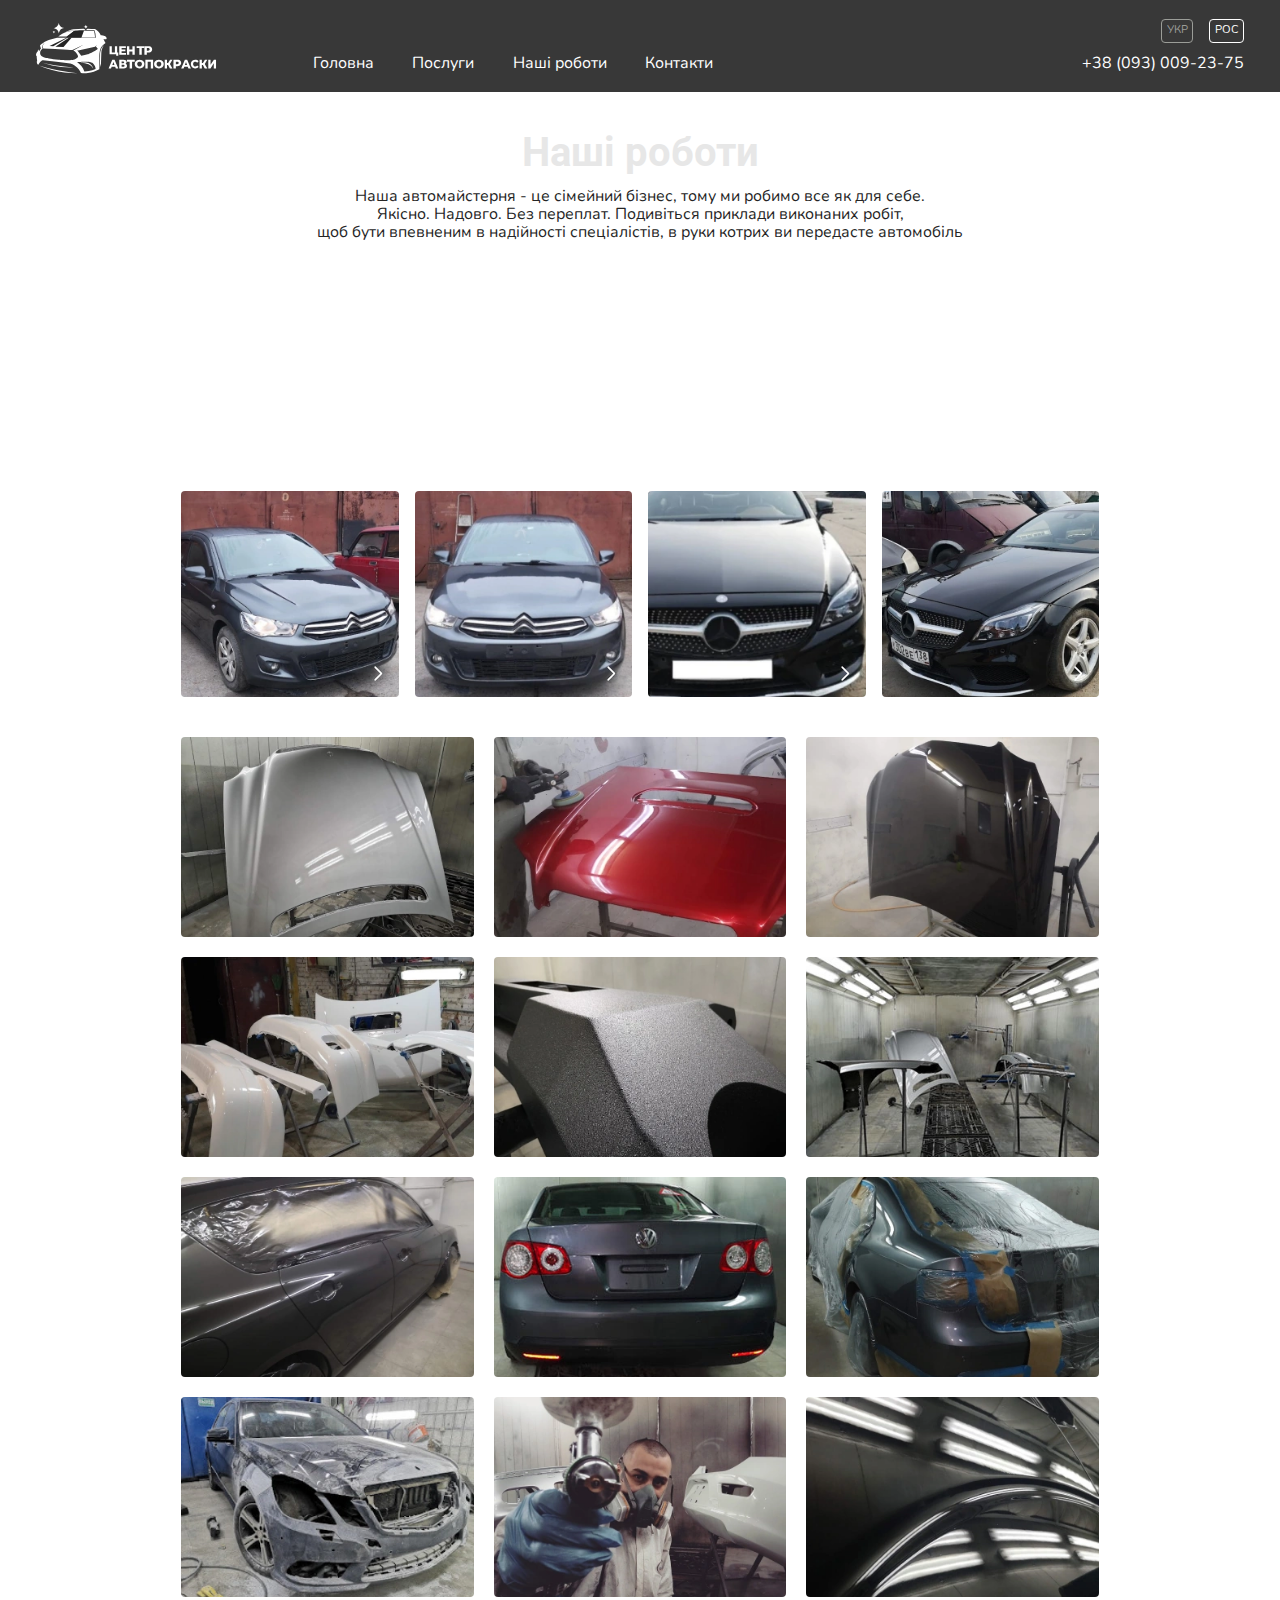
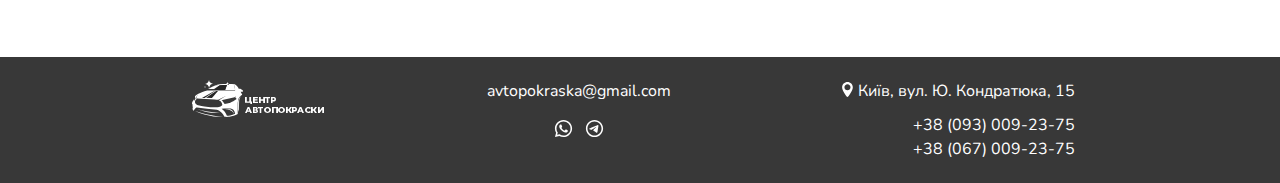
<file: uk/works.html>
<!DOCTYPE html>
<html lang="uk">
  <head>
    <meta charset="UTF-8" />
    <meta name="viewport" content="width=device-width, initial-scale=1.0" />
    <title>Наші роботи - Центр Автофарбування</title>

    <!-- Styles -->
    <link rel="stylesheet" href="../css/swiper-bundle.min.css" />
    <link rel="stylesheet" href="../css/main.min.css" />
  </head>
  <body>
    <div class="wrapper">
      <!-- Header -->
      <header class="header text-secondary" id="header">
        <div class="header__container">
          <nav class="header__nav">
            <a href="home.html">
              <img
                class="header__logo"
                src="../images/logo-header.svg"
                alt="Логотип центра автопокраски"
              />
            </a>
            <ul class="header__menu">
              <li><a class="link-header" href="home.html">Головна</a></li>
              <li><a class="link-header" href="services.html">Послуги</a></li>
              <li>
                <a class="link-header" href="#">Наші роботи</a>
              </li>
              <li><a class="link-header" href="contacts.html">Контакти</a></li>
            </ul>
            <div class="header__mob-links-lang">
              <a
                class="header__mob-link-lang header__mob-link-lang--checked"
                href="#"
                >УКР</a
              >
              <a class="header__mob-link-lang" href="../ru/works.html">РОС</a>
            </div>
            <button class="header__burger menu-btn-open" type="button">
              <svg class="header__burger-icon icon__secondary">
                <use href="../images/icons.svg#icon-burger"></use>
              </svg>
            </button>
          </nav>
          <address class="header__address">
            <div class="header__location icon-text-address">
              <svg class="icon__secondary" width="15" height="15">
                <use href="../images/icons.svg#icon-location"></use>
              </svg>
              <p class="header__location-text">Київ, вул. Ю. Кондратюка, 15</p>
            </div>
            <div>
              <div class="header__lap-links-lang">
                <a
                  class="header__lap-link-lang header__lap-link-lang--checked"
                  href="#"
                  >УКР</a
                >
                <a class="header__lap-link-lang" href="../ru/works.html">РОС</a>
              </div>
              <a class="link-tel link-tel__header" href="tel:+380930092375"
                >+38 (093) 009-23-75</a
              >
            </div>
          </address>
          <div class="mobile-menu">
            <div class="mobile-menu__wrapper">
              <button
                class="mobile-menu__btn-close menu-btn-close"
                type="button"
              >
                <svg
                  class="mobile-menu__icon-close icon__secondary"
                  width="13"
                  height="13"
                >
                  <use href="../images/icons.svg#icon-close"></use>
                </svg>
              </button>
              <div class="mobile-menu__container">
                <nav class="mobile-menu__nav">
                  <ul class="mobile-menu__menu">
                    <li class="mobile-menu__menu-item">
                      <a href="home.html">Головна</a>
                    </li>
                    <li class="mobile-menu__menu-item">
                      <a href="services.html">Послуги</a>
                    </li>
                    <li class="mobile-menu__menu-item">
                      <a href="#">Наші роботи</a>
                    </li>
                    <li class="mobile-menu__menu-item">
                      <a href="contacts.html">Контакти</a>
                    </li>
                  </ul>
                </nav>
                <address>
                  <ul>
                    <li class="mobile-menu__address-item">
                      <a href="tel:+380930092375">+38 (093) 009-23-75</a>
                    </li>
                    <li class="mobile-menu__address-item">
                      <a href="tel:+380670092375">+38 (067) 009-23-75</a>
                    </li>
                  </ul>
                </address>
              </div>
            </div>
          </div>
        </div>
      </header>
      <main>
        <!-- Works-page -->
        <section class="works section__top-page text-centered">
          <div class="container works__container">
            <header class="section__heading">
              <h2 class="section__title section__title--primary">
                Наші роботи
              </h2>
              <p class="section__heading-text">
                Наша автомайстерня - це сімейний бізнес, тому ми робимо все як
                для себе. <br />
                Якісно. Надовго. Без переплат. Подивіться приклади виконаних
                робіт, <br />
                щоб бути впевненим в надійності спеціалістів, в руки котрих ви
                передасте автомобіль
              </p>
            </header>

            <!-- Works-page (video-list) -->
            <ul class="works__video-list">
              <li class="works__video-item">
                <iframe
                  class="works__video-frame"
                  src="https://www.youtube.com/embed/5Z9iBFYyfYU?si=LVdW-zXeHVwwYORU"
                  title="Аэрография на автомобиле"
                  referrerpolicy="no-referrer"
                  allowfullscreen
                >
                </iframe>
              </li>

              <li class="works__video-item">
                <iframe
                  class="works__video-frame"
                  src="https://www.youtube.com/embed/U7i-Nb2XLDc?si=P-Q5wKd9mN8-YPKg"
                  title="Автопокраска"
                  referrerpolicy="no-referrer"
                  allowfullscreen
                >
                </iframe>
              </li>

              <li class="works__video-item">
                <iframe
                  class="works__video-frame"
                  src="https://www.youtube.com/embed/v2kvKxoJLUo?si=P8M630mIIUEXWxZY"
                  title="Аэрография на автомобиле"
                  referrerpolicy="no-referrer"
                  allowfullscreen
                >
                </iframe>
              </li>
            </ul>

            <!-- Works-section (fragment of Home-page) -->
            <ul class="works-section__list works__work-cards">
              <li class="work-card">
                <input
                  type="checkbox"
                  class="work-card__toggle-checkbox"
                  id="workCardToggle1"
                />
                <label for="workCardToggle1" class="work-card__toggle-label">
                  <picture>
                    <source
                      type="image/webp"
                      srcset="
                        ../images/work1-before.webp    1x,
                        ../images/work1-before@2x.webp 2x
                      "
                    />
                    <img
                      class="work-card__img work-card__img--before"
                      id="img1-before"
                      src="../images/work1-before.jpg"
                      srcset="
                        ../images/work1-before.jpg    1x,
                        ../images/work1-before@2x.jpg 2x
                      "
                      alt="Разбитый Ситроен без переднего бампера до ремонта (вид на передне правое крыло)"
                    />
                  </picture>

                  <picture>
                    <source
                      type="image/webp"
                      srcset="
                        ../images/work1-after.webp    1x,
                        ../images/work1-after@2x.webp 2x
                      "
                    />
                    <img
                      class="work-card__img work-card__img--after"
                      id="img1-after"
                      src="../images/work1-after.jpg"
                      srcset="
                        ../images/work1-after.jpg    1x,
                        ../images/work1-after@2x.jpg 2x
                      "
                      alt="Сине-серый Ситроен после ремонта и покраски (вид на передне правое крыло)"
                    />
                  </picture>
                </label>
                <svg
                  class="work-card__next icon__secondary"
                  width="9"
                  height="15"
                >
                  <use href="../images/icons.svg#icon-next"></use>
                </svg>
              </li>

              <li class="work-card">
                <input
                  type="checkbox"
                  class="work-card__toggle-checkbox"
                  id="workCardToggle2"
                />
                <label for="workCardToggle2" class="work-card__toggle-label">
                  <picture>
                    <source
                      type="image/webp"
                      srcset="
                        ../images/work2-before.webp    1x,
                        ../images/work2-before@2x.webp 2x
                      "
                    />
                    <img
                      class="work-card__img work-card__img--before"
                      id="img2-before"
                      src="../images/work2-before.jpg"
                      srcset="
                        ../images/work2-before.jpg    1x,
                        ../images/work2-before@2x.jpg 2x
                      "
                      alt="Разбитый Ситроен без переднего бампера до ремонта (вид спереди)"
                    />
                  </picture>

                  <picture>
                    <source
                      type="image/webp"
                      srcset="
                        ../images/work2-after.webp    1x,
                        ../images/work2-after@2x.webp 2x
                      "
                    />
                    <img
                      class="work-card__img work-card__img--after"
                      id="img2-after"
                      src="../images/work2-after.jpg"
                      srcset="
                        ../images/work2-after.jpg    1x,
                        ../images/work2-after@2x.jpg 2x
                      "
                      alt="Сине-серый Ситроен после ремонта и покраски (вид спереди)"
                    />
                  </picture>
                </label>
                <svg
                  class="work-card__next icon__secondary"
                  width="9"
                  height="15"
                >
                  <use href="../images/icons.svg#icon-next"></use>
                </svg>
              </li>

              <li class="work-card">
                <input
                  type="checkbox"
                  class="work-card__toggle-checkbox"
                  id="workCardToggle3"
                />
                <label for="workCardToggle3" class="work-card__toggle-label">
                  <picture>
                    <source
                      type="image/webp"
                      srcset="
                        ../images/work3-before.webp    1x,
                        ../images/work3-before@2x.webp 2x
                      "
                    />
                    <img
                      class="work-card__img work-card__img--before"
                      id="img3-before"
                      src="../images/work3-before.jpg"
                      srcset="
                        ../images/work3-before.jpg    1x,
                        ../images/work3-before@2x.jpg 2x
                      "
                      alt="Мерседес до покраски (вид спереди)"
                    />
                  </picture>

                  <picture>
                    <source
                      type="image/webp"
                      srcset="
                        ../images/work3-after.webp    1x,
                        ../images/work3-after@2x.webp 2x
                      "
                    />
                    <img
                      class="work-card__img work-card__img--after"
                      id="img3-after"
                      src="../images/work3-after.jpg"
                      srcset="
                        ../images/work3-after.jpg    1x,
                        ../images/work3-after@2x.jpg 2x
                      "
                      alt="Темно-синий Мерседес после покраски (вид спереди)"
                    />
                  </picture>
                </label>
                <svg
                  class="work-card__next icon__secondary"
                  width="9"
                  height="15"
                >
                  <use href="../images/icons.svg#icon-next"></use>
                </svg>
              </li>

              <li class="work-card">
                <input
                  type="checkbox"
                  class="work-card__toggle-checkbox"
                  id="workCardToggle4"
                />
                <label for="workCardToggle4" class="work-card__toggle-label">
                  <picture>
                    <source
                      type="image/webp"
                      srcset="
                        ../images/work4-before.webp    1x,
                        ../images/work4-before@2x.webp 2x
                      "
                    />
                    <img
                      class="work-card__img work-card__img--before"
                      id="img4-before"
                      src="../images/work4-before.jpg"
                      srcset="
                        ../images/work4-before.jpg    1x,
                        ../images/work4-before@2x.jpg 2x
                      "
                      alt="Мерседес до покраски (вид на переднее левое крыло)"
                    />
                  </picture>

                  <picture>
                    <source
                      type="image/webp"
                      srcset="
                        ../images/work4-after.webp    1x,
                        ../images/work4-after@2x.webp 2x
                      "
                    />
                    <img
                      class="work-card__img work-card__img--after"
                      id="img4-after"
                      src="../images/work4-after.jpg"
                      srcset="
                        ../images/work4-after.jpg    1x,
                        ../images/work4-after@2x.jpg 2x
                      "
                      alt="Темно-синий Мерседес после покраски (вид на переднее левое крыло)"
                    />
                  </picture>
                </label>
                <svg
                  class="work-card__next icon__secondary"
                  width="9"
                  height="15"
                >
                  <use href="../images/icons.svg#icon-next"></use>
                </svg>
              </li>
            </ul>

            <!-- Works-page (gallery) -->
            <ul class="gallery">
              <li class="gallery__card">
                <picture>
                  <source
                    type="image/webp"
                    srcset="
                      ../images/works-gallery-1.webp    1x,
                      ../images/works-gallery-1@2x.webp 2x
                    "
                  />
                  <img
                    class="gallery__img"
                    src="../images/works-gallery-1.jpg"
                    srcset="
                      ../images/works-gallery-1.jpg    1x,
                      ../images/works-gallery-1@2x.jpg 2x
                    "
                    alt="Передний белый бампер вертикально в мастерской"
                  />
                </picture>
              </li>
              <li class="gallery__card">
                <picture>
                  <source
                    type="image/webp"
                    srcset="
                      ../images/works-gallery-2.webp    1x,
                      ../images/works-gallery-2@2x.webp 2x
                    "
                  />
                  <img
                    class="gallery__img"
                    src="../images/works-gallery-2.jpg"
                    srcset="
                      ../images/works-gallery-2.jpg    1x,
                      ../images/works-gallery-2@2x.jpg 2x
                    "
                    alt="Передний красный бампер горизонтально в мастерской"
                  />
                </picture>
              </li>
              <li class="gallery__card">
                <picture>
                  <source
                    type="image/webp"
                    srcset="
                      ../images/works-gallery-3.webp    1x,
                      ../images/works-gallery-3@2x.webp 2x
                    "
                  />
                  <img
                    class="gallery__img"
                    src="../images/works-gallery-3.jpg"
                    srcset="
                      ../images/works-gallery-3.jpg    1x,
                      ../images/works-gallery-3@2x.jpg 2x
                    "
                    alt="Передний чёрный бампер вертикально в мастерской"
                  />
                </picture>
              </li>
              <li class="gallery__card">
                <picture>
                  <source
                    type="image/webp"
                    srcset="
                      ../images/works-gallery-4.webp    1x,
                      ../images/works-gallery-4@2x.webp 2x
                    "
                  />
                  <img
                    class="gallery__img"
                    src="../images/works-gallery-4.jpg"
                    srcset="
                      ../images/works-gallery-4.jpg    1x,
                      ../images/works-gallery-4@2x.jpg 2x
                    "
                    alt="Белые детали кузова автомобиля в мастерской"
                  />
                </picture>
              </li>
              <li class="gallery__card">
                <picture>
                  <source
                    type="image/webp"
                    srcset="
                      ../images/works-gallery-5.webp    1x,
                      ../images/works-gallery-5@2x.webp 2x
                    "
                  />
                  <img
                    class="gallery__img"
                    src="../images/works-gallery-5.jpg"
                    srcset="
                      ../images/works-gallery-5.jpg    1x,
                      ../images/works-gallery-5@2x.jpg 2x
                    "
                    alt="Темно-серая деталь автомобиля крупным планом"
                  />
                </picture>
              </li>
              <li class="gallery__card">
                <picture>
                  <source
                    type="image/webp"
                    srcset="
                      ../images/works-gallery-6.webp    1x,
                      ../images/works-gallery-6@2x.webp 2x
                    "
                  />
                  <img
                    class="gallery__img"
                    src="../images/works-gallery-6.jpg"
                    srcset="
                      ../images/works-gallery-6.jpg    1x,
                      ../images/works-gallery-6@2x.jpg 2x
                    "
                    alt="Белые детали кузова автомобиля в мастерской (перспектива)"
                  />
                </picture>
              </li>
              <li class="gallery__card">
                <picture>
                  <source
                    type="image/webp"
                    srcset="
                      ../images/works-gallery-7.webp    1x,
                      ../images/works-gallery-7@2x.webp 2x
                    "
                  />
                  <img
                    class="gallery__img"
                    src="../images/works-gallery-7.jpg"
                    srcset="
                      ../images/works-gallery-7.jpg    1x,
                      ../images/works-gallery-7@2x.jpg 2x
                    "
                    alt="Черный автомобиль, стёкла закленны клёнкой, вид справа"
                  />
                </picture>
              </li>
              <li class="gallery__card">
                <picture>
                  <source
                    type="image/webp"
                    srcset="
                      ../images/works-gallery-8.webp    1x,
                      ../images/works-gallery-8@2x.webp 2x
                    "
                  />
                  <img
                    class="gallery__img"
                    src="../images/works-gallery-8.jpg"
                    srcset="
                      ../images/works-gallery-8.jpg    1x,
                      ../images/works-gallery-8@2x.jpg 2x
                    "
                    alt="Тёмно-синий Фольксваген в мастерской, вид на задний бампер"
                  />
                </picture>
              </li>
              <li class="gallery__card">
                <picture>
                  <source
                    type="image/webp"
                    srcset="
                      ../images/works-gallery-9.webp    1x,
                      ../images/works-gallery-9@2x.webp 2x
                    "
                  />
                  <img
                    class="gallery__img"
                    src="../images/works-gallery-9.jpg"
                    srcset="
                      ../images/works-gallery-9.jpg    1x,
                      ../images/works-gallery-9@2x.jpg 2x
                    "
                    alt="Тёмно-синий Фольксваген, стёкла и фары - заклеенны клеёнкой, вид на задний бампер"
                  />
                </picture>
              </li>
              <li class="gallery__card">
                <picture>
                  <source
                    type="image/webp"
                    srcset="
                      ../images/works-gallery-10.webp    1x,
                      ../images/works-gallery-10@2x.webp 2x
                    "
                  />
                  <img
                    class="gallery__img"
                    src="../images/works-gallery-10.jpg"
                    srcset="
                      ../images/works-gallery-10.jpg    1x,
                      ../images/works-gallery-10@2x.jpg 2x
                    "
                    alt="Серый автомобиль без фар в мастерской, вид на передний передний бампер"
                  />
                </picture>
              </li>
              <li class="gallery__card">
                <picture>
                  <source
                    type="image/webp"
                    srcset="
                      ../images/works-gallery-11.webp    1x,
                      ../images/works-gallery-11@2x.webp 2x
                    "
                  />
                  <img
                    class="gallery__img"
                    src="../images/works-gallery-11.jpg"
                    srcset="
                      ../images/works-gallery-11.jpg    1x,
                      ../images/works-gallery-11@2x.jpg 2x
                    "
                    alt="Мужчина  с пульверизатором для покраски авто в мастерской"
                  />
                </picture>
              </li>
              <li class="gallery__card">
                <picture>
                  <source
                    type="image/webp"
                    srcset="
                      ../images/works-gallery-12.webp    1x,
                      ../images/works-gallery-12@2x.webp 2x
                    "
                  />
                  <img
                    class="gallery__img"
                    src="../images/works-gallery-12.jpg"
                    srcset="
                      ../images/works-gallery-12.jpg    1x,
                      ../images/works-gallery-12@2x.jpg 2x
                    "
                    alt="Отсветы ламп на свежевыкрашенной чёрной детали автомобиля"
                  />
                </picture>
              </li>
            </ul>
            <div class="gallery-slider">
              <button
                class="button-close gallery-slider__btn-close slider-btn-close"
                type="button"
              >
                &times;
              </button>
              <div class="gallery-slider__container">
                <button
                  class="swipe-button swipe-button__btn-prev slider-btn-prev"
                  type="button"
                >
                  <svg
                    class="swipe-button__btn-icon icon__secondary"
                    width="8"
                    height="14"
                  >
                    <use href="../images/icons.svg#icon-next"></use>
                  </svg>
                </button>
                <button
                  class="swipe-button swipe-button__btn-next slider-btn-next"
                  type="button"
                >
                  <svg
                    class="swipe-button__btn-icon icon__secondary"
                    width="8"
                    height="14"
                  >
                    <use href="../images/icons.svg#icon-next"></use>
                  </svg>
                </button>
              </div>
            </div>
          </div>
        </section>
      </main>

      <!-- Footer -->
      <footer class="footer text-secondary">
        <div class="container">
          <!-- Footer-mobile -->
          <div class="footer-m">
            <a href="home.html">
              <img
                class="footer-m__logo"
                src="../images/logo-footer.svg"
                alt="Логотип центра автопокраски"
              />
            </a>

            <address>
              <ul class="footer-m__address-list text-centered">
                <li>
                  <a href="tel:+380930092375">+38 (093) 009-23-75</a>
                </li>
                <li>
                  <p>Київ, вул. Кондратюка, 15</p>
                </li>
                <li>
                  <a href="mailto:avtopokraska@gmail.com"
                    >avtopokraska@gmail.com</a
                  >
                </li>
                <li>
                  <div class="footer__social-icons">
                    <a href="https://whatsapp/avtopokraska">
                      <svg class="icon__accent" width="25" height="25">
                        <use href="../images/icons.svg#icon-whatsapp"></use>
                      </svg>
                    </a>

                    <a href="https://t.me/s/avtopokraska">
                      <svg class="icon__accent" width="25" height="25">
                        <use href="../images/icons.svg#icon-telegram"></use>
                      </svg>
                    </a>
                  </div>
                </li>
              </ul>
            </address>
          </div>

          <!-- Footer-tablet -->
          <div class="footer-t">
            <a href="home.html">
              <img
                class="footer-t__logo"
                src="../images/logo-footer.svg"
                alt="Логотип центра автопокраски"
              />
            </a>
            <address class="footer-t__address">
              <ul class="footer-t__social-list text-centered">
                <li class="footer-t__social-item">
                  <a class="link-text" href="mailto:avtopokraska@gmail.com"
                    >avtopokraska@gmail.com</a
                  >
                </li>
                <li class="footer-t__social-item">
                  <div class="footer__social-icons">
                    <a href="https://whatsapp/avtopokraska">
                      <svg class="icon__accent" width="25" height="25">
                        <use href="../images/icons.svg#icon-whatsapp"></use>
                      </svg>
                    </a>

                    <a href="https://t.me/s/avtopokraska">
                      <svg class="icon__accent" width="25" height="25">
                        <use href="../images/icons.svg#icon-telegram"></use>
                      </svg>
                    </a>
                  </div>
                </li>
              </ul>
              <ul class="footer-t__address-list">
                <li class="footer-t__address-item icon-text-address">
                  <svg class="icon__secondary" width="15" height="15">
                    <use href="../images/icons.svg#icon-location"></use>
                  </svg>
                  <p>Київ, вул. Ю. Кондратюка, 15</p>
                </li>
                <li class="footer-t__address-item">
                  <a
                    class="footer-t__address-link link-tel link-tel__footer"
                    href="tel:+380930092375"
                    >+38 (093) 009-23-75</a
                  >
                  <a
                    class="footer-t__address-link link-tel link-tel__footer"
                    href="tel:+380670092375"
                    >+38 (067) 009-23-75</a
                  >
                </li>
              </ul>
            </address>
          </div>

          <!-- Footer-desktop -->
          <div class="footer-d">
            <div class="footer-d__container">
              <a href="home.html">
                <img
                  class="footer-d__logo"
                  src="../images/logo-footer.svg"
                  alt="Логотип центра автопокраски"
                />
              </a>
              <address class="footer-d__address">
                <ul class="footer-d__address-list">
                  <li class="footer-d__address-item icon-text-address">
                    <svg class="icon__secondary" width="15" height="15">
                      <use href="../images/icons.svg#icon-location"></use>
                    </svg>
                    <p>Київ, вул. Ю. Кондратюка, 15</p>
                  </li>
                  <li class="footer-d__address-item">
                    <a class="link-text" href="mailto:avtopokraska@gmail.com"
                      >avtopokraska@gmail.com</a
                    >
                  </li>
                  <li class="footer-d__address-item">
                    <div class="footer__social-icons">
                      <a href="https://whatsapp/avtopokraska">
                        <svg class="icon__accent" width="30" height="30">
                          <use href="../images/icons.svg#icon-whatsapp"></use>
                        </svg>
                      </a>

                      <a href="https://t.me/s/avtopokraska">
                        <svg class="icon__accent" width="30" height="30">
                          <use href="../images/icons.svg#icon-telegram"></use>
                        </svg>
                      </a>
                    </div>
                  </li>
                  <li class="footer-d__address-item">
                    <a
                      class="footer-d__address-link link-tel link-tel__footer"
                      href="tel:+380930092375"
                      >+38 (093) 009-23-75</a
                    >
                    <a
                      class="footer-d__address-link link-tel link-tel__footer"
                      href="tel:+380670092375"
                      >+38 (067) 009-23-75</a
                    >
                  </li>
                </ul>
              </address>
            </div>
          </div>
        </div>
      </footer>
    </div>

    <!-- Scripts -->
    <script src="../js/header.js"></script>
    <script src="../js/mobile-menu.js"></script>
    <script src="../js/gallery-slider.js"></script>
  </body>
</html>
</file>
<file: css/main.min.css>
@font-face{font-display:swap;font-family:"Nunito";font-style:normal;font-weight:400;src:url("../fonts/nunito-v26-cyrillic_latin-regular.woff2") format("woff2"),url("../fonts/nunito-v26-cyrillic_latin-regular.ttf") format("truetype")}@font-face{font-display:swap;font-family:"Roboto";font-style:normal;font-weight:400;src:url("../fonts/roboto-v30-cyrillic_latin-regular.woff2") format("woff2"),url("../fonts/roboto-v30-cyrillic_latin-regular.ttf") format("truetype")}@font-face{font-display:swap;font-family:"Roboto";font-style:normal;font-weight:700;src:url("../fonts/roboto-v30-cyrillic_latin-700.woff2") format("woff2"),url("../fonts/roboto-v30-cyrillic_latin-700.ttf") format("truetype")}:root{font-size:16px;--primary: #252525;--secondary: #ffffff;--thirdly: #e7e7e7;--accent: #ed7173;--yellow: #fccf02;--element: #d4d4d4;--elements2: #9b9d98;--bg-section: #383838;--bg-popup: rgba(33, 33, 33, 1);--bg-backdrop: rgba(33, 33, 33, 0.3);--font-family-text: Nunito, sans-serif;--font-family-title: Roboto, sans-serif;--b-radius: 4px;--b-radius-2x2: 2px 2px 0 0}html{-webkit-box-sizing:border-box;box-sizing:border-box}*,*::before,*::after{-webkit-box-sizing:inherit;box-sizing:inherit}html,body{height:100%;margin:0}body{color:var(--primary);background-color:var(--secondary);font-family:var(--font-family-text);font-size:.75rem;font-weight:400;line-height:1.15;margin:0}@media screen and (min-width: 1440px){body{font-size:1rem}}.wrapper{display:-webkit-box;display:-ms-flexbox;display:flex;-webkit-box-orient:vertical;-webkit-box-direction:normal;-ms-flex-direction:column;flex-direction:column;height:100%}main{-webkit-box-flex:1;-ms-flex-positive:1;flex-grow:1;display:-webkit-box;display:-ms-flexbox;display:flex;-webkit-box-orient:vertical;-webkit-box-direction:normal;-ms-flex-direction:column;flex-direction:column}ul{list-style-type:none;margin:0;padding:0}a{text-decoration:none;color:inherit}address{font-style:normal}h1,h2,h3,h4,h5,h6,p{margin-top:0}p{margin-bottom:.5em}p:last-child{margin-bottom:0}.text-centered{text-align:center}.text-secondary{color:var(--secondary)}.text-accent{color:var(--accent)}.text-meta{color:var(--elements2)}.text-meta-symbol{color:var(--yellow)}.visually-hidden{position:absolute;left:-10000px;top:auto;width:1px;height:1px;overflow:hidden}.section{padding-top:40px;padding-bottom:40px}@media screen and (min-width: 768px){.section{padding-top:40px;padding-bottom:50px}}@media screen and (min-width: 960px){.section{padding-top:45px;padding-bottom:60px}}@media screen and (min-width: 1440px){.section{padding-top:60px;padding-bottom:90px}}.section__top-page{padding-top:100px;padding-bottom:80px}@media screen and (min-width: 768px){.section__top-page{padding-top:120px;padding-bottom:50px}}@media screen and (min-width: 960px){.section__top-page{padding-top:137px;padding-bottom:60px}}@media screen and (min-width: 1440px){.section__top-page{padding-top:154px;padding-bottom:90px}}.section__heading{margin:0 auto 30px}@media screen and (min-width: 960px){.section__heading{margin:0 auto 45px}}@media screen and (min-width: 1440px){.section__heading{margin:0 auto 60px}}.section__title{font-family:var(--font-family-title);font-size:.93rem;font-weight:700;line-height:1.17;margin-bottom:10px}@media screen and (min-width: 480px){.section__title{font-size:1.257rem}}@media screen and (min-width: 768px){.section__title{font-size:1.87rem}}@media screen and (min-width: 960px){.section__title{font-size:2.5rem}}@media screen and (min-width: 1440px){.section__title{font-size:3.37rem}}.section__title--primary{color:var(--thirdly)}.section__heading-text{max-width:260px;margin:0 auto}@media screen and (min-width: 480px){.section__heading-text{max-width:360px}}@media screen and (min-width: 768px){.section__heading-text{max-width:100%;font-size:1.17em}}@media screen and (min-width: 960px){.section__heading-text{font-size:1.33em}}@media screen and (min-width: 1440px){.section__heading-text{font-size:1.25em}}.button-order{display:block;font-family:inherit;font-size:.75rem;padding:.65em 1.5em;color:var(--secondary);background-color:rgba(0,0,0,0);border:2px solid var(--secondary);border-radius:var(--b-radius);cursor:pointer;-webkit-transition:border-color,color,background-color .2s;transition:border-color,color,background-color .2s}@media screen and (min-width: 768px){.button-order{font-size:1rem;padding:.66em 1.18em}}@media screen and (min-width: 768px){.button-order:hover{color:var(--secondary);background-color:var(--accent);border-color:var(--accent)}}.button-text{display:block;width:-webkit-fit-content;width:-moz-fit-content;width:fit-content;font-family:inherit;font-size:inherit;padding:.4em;color:var(--accent);background-color:rgba(0,0,0,0);border:none;margin:0 auto;cursor:pointer;-webkit-transition:color .3s;transition:color .3s}@media screen and (min-width: 960px){.button-text{color:currentColor}}@media screen and (min-width: 960px){.button-text:hover{color:var(--accent)}}.button-close{position:absolute;font-family:inherit;font-size:1.25rem;padding:.1em .3em;color:var(--secondary);background-color:rgba(0,0,0,0);border:none;cursor:pointer}@media screen and (min-width: 768px){.button-close{font-size:2rem}}@media screen and (min-width: 960px){.button-close{font-size:2.37rem}}.swipe-button{position:absolute;top:50%;-webkit-transform:translateY(-50%);transform:translateY(-50%);background-color:rgba(0,0,0,0);border:none;padding:4px 8px;cursor:pointer;z-index:1200}@media screen and (min-width: 768px){.swipe-button{padding:10px 20px}}.swipe-button__btn-prev{-webkit-transform:rotate(180deg);transform:rotate(180deg);left:-36px}@media screen and (min-width: 768px){.swipe-button__btn-prev{left:-70px}}.swipe-button__btn-next{right:-36px}@media screen and (min-width: 768px){.swipe-button__btn-next{right:-70px}}.swipe-button__btn-icon{width:8px;height:14px}@media screen and (min-width: 768px){.swipe-button__btn-icon{width:18px;height:32px}}@media screen and (min-width: 960px){.swipe-button__btn-icon{width:22px;height:38px}}.feedback-card{display:-webkit-box;display:-ms-flexbox;display:flex;-webkit-box-orient:vertical;-webkit-box-direction:normal;-ms-flex-direction:column;flex-direction:column;height:auto;padding:20px 40px;background-color:var(--secondary);border-radius:var(--b-radius)}.feedback-card__heading{display:-webkit-box;display:-ms-flexbox;display:flex;gap:10px;margin-bottom:10px}.feedback-card__user-photo{width:30px;height:30px;border-radius:100%;-ms-flex-item-align:center;align-self:center}.feedback-card__inner{-ms-flex-item-align:center;align-self:center}.feedback-card__user-name{font-family:var(--font-family-title);font-weight:700;margin-bottom:2px}.feedback-card__meta{font-size:.91em}.feedback-card__user-status{margin-bottom:0}.icon-text-address{display:-webkit-box;display:-ms-flexbox;display:flex;gap:3px}.icon__primary{fill:var(--primary)}.icon__secondary{fill:var(--secondary)}.icon__accent{fill:currentColor}@media screen and (min-width: 960px){.icon__accent:hover{fill:var(--accent)}}.input__form-field{margin-bottom:1.33em}@media screen and (min-width: 768px){.input__form-field{margin-bottom:1.25em}}.input__label{display:block}.input__control{padding:8px 14px;width:100%;font-family:inherit;font-size:inherit;line-height:inherit;color:var(--primary);background-color:var(--secondary);border:2px solid var(--secondary);border-radius:var(--b-radius)}@media screen and (min-width: 768px){.input__control{padding:13px 17px}}.input__control:focus{border-color:var(--accent);outline:none}.input__control::-webkit-input-placeholder{font-size:inherit;line-height:inherit;color:var(--element)}.input__control::-moz-placeholder{font-size:inherit;line-height:inherit;color:var(--element)}.input__control:-ms-input-placeholder{font-size:inherit;line-height:inherit;color:var(--element)}.input__control::-ms-input-placeholder{font-size:inherit;line-height:inherit;color:var(--element)}.input__control::placeholder{font-size:inherit;line-height:inherit;color:var(--element)}.input__control:focus::-webkit-input-placeholder{color:var(--accent)}.input__control:focus::-moz-placeholder{color:var(--accent)}.input__control:focus:-ms-input-placeholder{color:var(--accent)}.input__control:focus::-ms-input-placeholder{color:var(--accent)}.input__control:focus::placeholder{color:var(--accent)}.input__textarea{resize:none;height:min(20vw,120px)}input[type=checkbox]{width:1.1em;height:1.1em;cursor:pointer}.link-header{color:var(--secondary);-webkit-text-decoration:2px underline solid rgba(0,0,0,0);text-decoration:2px underline solid rgba(0,0,0,0);text-underline-position:under;-webkit-transition:text-decoration-color .3s;transition:text-decoration-color .3s}@media screen and (min-width: 960px){.link-header:hover,.link-header:active,.link-header:target,.link-header:focus{text-decoration-color:currentColor}}.link-tel{scale:1;-webkit-transition:scale .5s;transition:scale .5s}@media screen and (min-width: 960px){.link-tel__header:hover{scale:1.3}}@media screen and (min-width: 960px){.link-tel__footer:hover{scale:1.1}}.link-border{display:block;padding:.55em;border:2px solid currentColor;border-radius:var(--b-radius);-webkit-transition:border-color,color,background-color .2s;transition:border-color,color,background-color .2s}@media screen and (min-width: 768px){.link-border{font-size:1rem}}@media screen and (min-width: 960px){.link-border:hover{color:var(--secondary);background-color:var(--accent);border-color:var(--accent)}}.link-section{width:100%;max-width:136px;margin:35px auto 0;color:var(--primary);border-color:var(--element)}@media screen and (min-width: 768px){.link-section{max-width:170px;margin-top:52px}}@media screen and (min-width: 1440px){.link-section{margin-top:72px}}.link-text{color:currentColor;-webkit-transition:color .3s;transition:color .3s}@media screen and (min-width: 960px){.link-text:hover{color:var(--accent)}}.link-accent{color:var(--accent);-webkit-text-decoration:underline solid currentColor;text-decoration:underline solid currentColor;text-underline-position:under;-webkit-transition:color .3s;transition:color .3s}@media screen and (min-width: 960px){.link-accent:hover{color:var(--secondary)}}.service-card{color:var(--primary);background-color:var(--secondary);border:2px solid var(--element);border-radius:var(--b-radius);-webkit-transition:border-color,background-color .2s;transition:border-color,background-color .2s}@media screen and (min-width: 768px){.service-card:hover{background-color:var(--accent);border-color:var(--accent)}}.service-card__link{display:block;width:100%;text-decoration:none;color:var(--primary);-webkit-transition:color .2s;transition:color .2s}@media screen and (min-width: 768px){.service-card__link:hover{color:var(--secondary)}}.service-card__image{width:100%;height:112px;border-radius:var(--b-radius-2x2);background-repeat:no-repeat;background-position:center;background-size:cover}@media screen and (min-width: 480px){.service-card__image{height:125px}}@media screen and (min-width: 768px){.service-card__image{height:138px}}@media screen and (min-width: 960px){.service-card__image{height:172px}}@media screen and (min-width: 1440px){.service-card__image{height:218px}}.service-card__image--1{background-image:url("../images/service1-parts-replacement.jpg");background-image:-webkit-image-set(url("../images/service1-parts-replacement.webp") 1x, url("../images/service1-parts-replacement@2x.webp") 2x, url("../images/service1-parts-replacement.jpg") 1x, url("../images/service1-parts-replacement@2x.jpg") 2x);background-image:-webkit-image-set(url("../images/service1-parts-replacement.webp") type("image/webp") 1x, url("../images/service1-parts-replacement@2x.webp") type("image/webp") 2x, url("../images/service1-parts-replacement.jpg") type("image/jpg") 1x, url("../images/service1-parts-replacement@2x.jpg") type("image/jpg") 2x);background-image:image-set(url("../images/service1-parts-replacement.webp") type("image/webp") 1x, url("../images/service1-parts-replacement@2x.webp") type("image/webp") 2x, url("../images/service1-parts-replacement.jpg") type("image/jpg") 1x, url("../images/service1-parts-replacement@2x.jpg") type("image/jpg") 2x)}.service-card__image--2{background-image:url("../images/service2-polishing.jpg");background-image:-webkit-image-set(url("../images/service2-polishing.webp") 1x, url("../images/service2-polishing@2x.webp") 2x, url("../images/service2-polishing.jpg") 1x, url("../images/service2-polishing@2x.jpg") 2x);background-image:-webkit-image-set(url("../images/service2-polishing.webp") type("image/webp") 1x, url("../images/service2-polishing@2x.webp") type("image/webp") 2x, url("../images/service2-polishing.jpg") type("image/jpg") 1x, url("../images/service2-polishing@2x.jpg") type("image/jpg") 2x);background-image:image-set(url("../images/service2-polishing.webp") type("image/webp") 1x, url("../images/service2-polishing@2x.webp") type("image/webp") 2x, url("../images/service2-polishing.jpg") type("image/jpg") 1x, url("../images/service2-polishing@2x.jpg") type("image/jpg") 2x)}.service-card__image--3{background-image:url("../images/service3-dents-repair.jpg");background-image:-webkit-image-set(url("../images/service3-dents-repair.webp") 1x, url("../images/service3-dents-repair@2x.webp") 2x, url("../images/service3-dents-repair.jpg") 1x, url("../images/service3-dents-repair@2x.jpg") 2x);background-image:-webkit-image-set(url("../images/service3-dents-repair.webp") type("image/webp") 1x, url("../images/service3-dents-repair@2x.webp") type("image/webp") 2x, url("../images/service3-dents-repair.jpg") type("image/jpg") 1x, url("../images/service3-dents-repair@2x.jpg") type("image/jpg") 2x);background-image:image-set(url("../images/service3-dents-repair.webp") type("image/webp") 1x, url("../images/service3-dents-repair@2x.webp") type("image/webp") 2x, url("../images/service3-dents-repair.jpg") type("image/jpg") 1x, url("../images/service3-dents-repair@2x.jpg") type("image/jpg") 2x)}.service-card__image--4{background-image:url("../images/service4-cleaning.jpg");background-image:-webkit-image-set(url("../images/service4-cleaning.webp") 1x, url("../images/service4-cleaning@2x.webp") 2x, url("../images/service4-cleaning.jpg") 1x, url("../images/service4-cleaning@2x.jpg") 2x);background-image:-webkit-image-set(url("../images/service4-cleaning.webp") type("image/webp") 1x, url("../images/service4-cleaning@2x.webp") type("image/webp") 2x, url("../images/service4-cleaning.jpg") type("image/jpg") 1x, url("../images/service4-cleaning@2x.jpg") type("image/jpg") 2x);background-image:image-set(url("../images/service4-cleaning.webp") type("image/webp") 1x, url("../images/service4-cleaning@2x.webp") type("image/webp") 2x, url("../images/service4-cleaning.jpg") type("image/jpg") 1x, url("../images/service4-cleaning@2x.jpg") type("image/jpg") 2x)}.service-card__image--5{background-image:url("../images/service5-bumpers-repair.jpg");background-image:-webkit-image-set(url("../images/service5-bumpers-repair.webp") 1x, url("../images/service5-bumpers-repair@2x.webp") 2x, url("../images/service5-bumpers-repair.jpg") 1x, url("../images/service5-bumpers-repair@2x.jpg") 2x);background-image:-webkit-image-set(url("../images/service5-bumpers-repair.webp") type("image/webp") 1x, url("../images/service5-bumpers-repair@2x.webp") type("image/webp") 2x, url("../images/service5-bumpers-repair.jpg") type("image/jpg") 1x, url("../images/service5-bumpers-repair@2x.jpg") type("image/jpg") 2x);background-image:image-set(url("../images/service5-bumpers-repair.webp") type("image/webp") 1x, url("../images/service5-bumpers-repair@2x.webp") type("image/webp") 2x, url("../images/service5-bumpers-repair.jpg") type("image/jpg") 1x, url("../images/service5-bumpers-repair@2x.jpg") type("image/jpg") 2x)}.service-card__image--6{background-image:url("../images/service6-assembly-disassembly.jpg");background-image:-webkit-image-set(url("../images/service6-assembly-disassembly.webp") 1x, url("../images/service6-assembly-disassembly@2x.webp") 2x, url("../images/service6-assembly-disassembly.jpg") 1x, url("../images/service6-assembly-disassembly@2x.jpg") 2x);background-image:-webkit-image-set(url("../images/service6-assembly-disassembly.webp") type("image/webp") 1x, url("../images/service6-assembly-disassembly@2x.webp") type("image/webp") 2x, url("../images/service6-assembly-disassembly.jpg") type("image/jpg") 1x, url("../images/service6-assembly-disassembly@2x.jpg") type("image/jpg") 2x);background-image:image-set(url("../images/service6-assembly-disassembly.webp") type("image/webp") 1x, url("../images/service6-assembly-disassembly@2x.webp") type("image/webp") 2x, url("../images/service6-assembly-disassembly.jpg") type("image/jpg") 1x, url("../images/service6-assembly-disassembly@2x.jpg") type("image/jpg") 2x)}.service-card__image--7{background-image:url("../images/service7-removal.jpg");background-image:-webkit-image-set(url("../images/service7-removal.webp") 1x, url("../images/service7-removal@2x.webp") 2x, url("../images/service7-removal.jpg") 1x, url("../images/service7-removal@2x.jpg") 2x);background-image:-webkit-image-set(url("../images/service7-removal.webp") type("image/webp") 1x, url("../images/service7-removal@2x.webp") type("image/webp") 2x, url("../images/service7-removal.jpg") type("image/jpg") 1x, url("../images/service7-removal@2x.jpg") type("image/jpg") 2x);background-image:image-set(url("../images/service7-removal.webp") type("image/webp") 1x, url("../images/service7-removal@2x.webp") type("image/webp") 2x, url("../images/service7-removal.jpg") type("image/jpg") 1x, url("../images/service7-removal@2x.jpg") type("image/jpg") 2x)}.service-card__image--8{background-image:url("../images/service8-painting.jpg");background-image:-webkit-image-set(url("../images/service8-painting.webp") 1x, url("../images/service8-painting@2x.webp") 2x, url("../images/service8-painting.jpg") 1x, url("../images/service8-painting@2x.jpg") 2x);background-image:-webkit-image-set(url("../images/service8-painting.webp") type("image/webp") 1x, url("../images/service8-painting@2x.webp") type("image/webp") 2x, url("../images/service8-painting.jpg") type("image/jpg") 1x, url("../images/service8-painting@2x.jpg") type("image/jpg") 2x);background-image:image-set(url("../images/service8-painting.webp") type("image/webp") 1x, url("../images/service8-painting@2x.webp") type("image/webp") 2x, url("../images/service8-painting.jpg") type("image/jpg") 1x, url("../images/service8-painting@2x.jpg") type("image/jpg") 2x)}.service-card__text{padding:.5em .25em}@media screen and (min-width: 480px){.service-card__text{padding:.67em .33em}}@media screen and (min-width: 960px){.service-card__text{padding:.83em .67em}}@media screen and (min-width: 1440px){.service-card__text{padding:.875em .5em}}.services-card{position:relative;width:100%;height:100%;min-height:290px;border:2px solid var(--element);border-radius:var(--b-radius);-webkit-transition:border-color .3s;transition:border-color .3s}@media screen and (min-width: 768px){.services-card{min-height:224px}}@media screen and (min-width: 960px){.services-card{min-height:283px}}@media screen and (min-width: 1440px){.services-card{min-height:360px}}@media screen and (min-width: 960px){.services-card:hover{border-color:var(--accent)}}.services-card__toggle-checkbox{display:none}.services-card__toggle-label{cursor:pointer}.services-card__add,.services-card__main{position:absolute;top:0;bottom:0;left:0;right:0;-webkit-transition:opacity .5s;transition:opacity .5s}.services-card__add{display:-webkit-box;display:-ms-flexbox;display:flex;-webkit-box-orient:vertical;-webkit-box-direction:normal;-ms-flex-direction:column;flex-direction:column;padding:22px 22px 35px 22px;background-color:var(--secondary);text-align:left;overflow:auto;opacity:0}@media screen and (min-width: 768px){.services-card__add{padding:15px}}@media screen and (min-width: 960px){.services-card__add{padding:22px 22px 35px 22px}}.services-card__add-list{padding-left:1.2em;margin-bottom:1em}.services-card__add-list-item{margin-top:0;position:relative}.services-card__add-list-item::before{content:"";position:absolute;top:.25em;left:-1em;width:.5em;height:.5em;border-radius:50%;background-color:currentColor}.services-card__add-list-item+.services-card__add-list-item{margin-top:.5em}@media screen and (min-width: 960px){.services-card__add-list-item+.services-card__add-list-item{margin-top:1em}}.services-card__add-warranty-wrapper{display:-webkit-box;display:-ms-flexbox;display:flex;-webkit-box-align:center;-ms-flex-align:center;align-items:center;-webkit-box-flex:1;-ms-flex-positive:1;flex-grow:1;margin-bottom:1em}.services-card__add-warranty{display:block;position:relative;left:1.5em}.services-card__add-warranty::before{content:"";width:1.42em;height:1.42em;background-image:url(../images/medal-dark.svg);background-repeat:no-repeat;background-position:center;background-size:cover;position:absolute;top:-0.22em;left:-1.8em}@media screen and (min-width: 1440px){.services-card__add-warranty::before{width:1.44em;height:1.44em}}.services-card__main{display:-webkit-box;display:-ms-flexbox;display:flex;-webkit-box-orient:vertical;-webkit-box-direction:normal;-ms-flex-direction:column;flex-direction:column;gap:6px;padding:22px;background-color:var(--secondary);opacity:1;position:relative}.services-card__main::after{content:"";width:9px;height:15px;background-image:url(../images/next-dark.svg);background-repeat:no-repeat;background-position:center;background-size:cover;border:none;position:absolute;top:24px;right:18px}@media screen and (min-width: 768px){.services-card__main::after{width:7px;height:12px}}@media screen and (min-width: 960px){.services-card__main::after{width:9px;height:15px}}@media screen and (min-width: 1440px){.services-card__main::after{width:11px;height:19px;right:22px}}.services-card__main-title{font-size:1.33em;font-weight:400;text-align:left}@media screen and (min-width: 1440px){.services-card__main-title{font-size:1.25em}}.services-card__main-img{width:100%;height:-webkit-min-content;height:-moz-min-content;height:min-content;-o-object-fit:cover;object-fit:cover;margin:auto}@media screen and (min-width: 480px){.services-card__main-img{width:70%}}@media screen and (min-width: 768px){.services-card__main-img{width:100%;height:100%}}.services-card__toggle-checkbox:checked~.services-card__toggle-label .services-card__add{opacity:1;z-index:5}.services-card__toggle-checkbox:checked~.services-card__toggle-label .services-card__main{opacity:0}.work-card{position:relative;width:100%;min-height:136px}@media screen and (min-width: 768px){.work-card{min-height:164px}}@media screen and (min-width: 960px){.work-card{min-height:206px}}@media screen and (min-width: 1440px){.work-card{min-height:261px}}.work-card__toggle-checkbox{display:none}.work-card__toggle-label{cursor:pointer}.work-card__img{position:absolute;top:0;bottom:0;left:0;right:0;width:100%;height:100%;-o-object-fit:cover;object-fit:cover;border-radius:var(--b-radius);-webkit-transition:opacity .5s;transition:opacity .5s}.work-card__img--before{opacity:0}.work-card__img--after{opacity:1}@media screen and (max-width: 959px){.work-card__toggle-checkbox:checked~.work-card__toggle-label .work-card__img--before{opacity:1}}@media screen and (max-width: 959px){.work-card__toggle-checkbox:checked~.work-card__toggle-label .work-card__img--after{opacity:0}}@media screen and (min-width: 960px){.work-card__toggle-checkbox:hover~.work-card__toggle-label .work-card__img--before{opacity:1}}@media screen and (min-width: 960px){.work-card__toggle-checkbox:hover~.work-card__toggle-label .work-card__img--after{opacity:0}}.work-card__next{position:absolute;bottom:10px;right:10px}@media screen and (min-width: 960px){.work-card__next{bottom:16px;right:16px}}.about-section__heading{margin:0 auto 60px}@media screen and (min-width: 960px){.about-section__heading{margin:0 auto 90px}}.about-section__list{display:grid;grid-template-columns:repeat(2, 1fr);grid-template-rows:repeat(2, 1fr);gap:56px 24px;margin:0 auto;font-size:.83em}@media screen and (min-width: 768px){.about-section__list{gap:58px 54px;font-size:1.17em}}@media screen and (min-width: 960px){.about-section__list{gap:119px 96px;font-size:1.33em}}@media screen and (min-width: 1440px){.about-section__list{gap:96px 72px;font-size:1.25em}}.about-section__item{width:100%;max-width:134px;position:relative}@media screen and (min-width: 480px){.about-section__item{max-width:220px}}@media screen and (min-width: 768px){.about-section__item{-ms-flex-preferred-size:calc((100% - 54px)/2);flex-basis:calc((100% - 54px)/2);max-width:294px}}@media screen and (min-width: 960px){.about-section__item{-ms-flex-preferred-size:calc((100% - 96px)/2);flex-basis:calc((100% - 96px)/2);max-width:325px}}@media screen and (min-width: 1440px){.about-section__item{-ms-flex-preferred-size:calc((100% - 72px)/2);flex-basis:calc((100% - 72px)/2);max-width:408px}}.about-section__item--01::before,.about-section__item--02::before,.about-section__item--03::before,.about-section__item--04::before{font-family:var(--font-family-title);font-size:4.37rem;font-weight:700;line-height:1.17;color:var(--thirdly);position:absolute;top:-47px;left:-13px;z-index:-1}@media screen and (min-width: 960px){.about-section__item--01::before,.about-section__item--02::before,.about-section__item--03::before,.about-section__item--04::before{font-size:6.25rem;top:-70px;left:-24px}}.about-section__item--01::before{content:"01"}.about-section__item--02::before{content:"02"}.about-section__item--03::before{content:"03"}.about-section__item--04::before{content:"04"}.contact-section{-webkit-box-flex:1;-ms-flex-positive:1;flex-grow:1;display:-webkit-box;display:-ms-flexbox;display:flex;-webkit-box-orient:vertical;-webkit-box-direction:normal;-ms-flex-direction:column;flex-direction:column}.contact-section__wrapper{background-image:-webkit-gradient(linear, left top, left bottom, from(rgba(0, 0, 0, 0.6)), to(rgba(0, 0, 0, 0.6))),url("../images/contact-bg.jpg");background-image:linear-gradient(rgba(0, 0, 0, 0.6) 0%, rgba(0, 0, 0, 0.6) 100%),url("../images/contact-bg.jpg");background-image:-webkit-gradient(linear, left top, left bottom, from(rgba(0, 0, 0, 0.6)), to(rgba(0, 0, 0, 0.6))),-webkit-image-set(url("../images/contact-bg.webp") 1x, url("../images/contact-bg@2x.webp") 2x, url("../images/contact-bg.jpg") 1x, url("../images/contact-bg@2x.jpg") 2x);background-image:linear-gradient(rgba(0, 0, 0, 0.6) 0%, rgba(0, 0, 0, 0.6) 100%),-webkit-image-set(url("../images/contact-bg.webp") 1x, url("../images/contact-bg@2x.webp") 2x, url("../images/contact-bg.jpg") 1x, url("../images/contact-bg@2x.jpg") 2x);background-image:-webkit-gradient(linear, left top, left bottom, from(rgba(0, 0, 0, 0.6)), to(rgba(0, 0, 0, 0.6))),image-set(url("../images/contact-bg.webp") type("image/webp") 1x, url("../images/contact-bg@2x.webp") type("image/webp") 2x, url("../images/contact-bg.jpg") type("image/jpg") 1x, url("../images/contact-bg@2x.jpg") type("image/jpg") 2x);background-image:linear-gradient(rgba(0, 0, 0, 0.6) 0%, rgba(0, 0, 0, 0.6) 100%),-webkit-image-set(url("../images/contact-bg.webp") type("image/webp") 1x, url("../images/contact-bg@2x.webp") type("image/webp") 2x, url("../images/contact-bg.jpg") type("image/jpg") 1x, url("../images/contact-bg@2x.jpg") type("image/jpg") 2x);background-image:linear-gradient(rgba(0, 0, 0, 0.6) 0%, rgba(0, 0, 0, 0.6) 100%),image-set(url("../images/contact-bg.webp") type("image/webp") 1x, url("../images/contact-bg@2x.webp") type("image/webp") 2x, url("../images/contact-bg.jpg") type("image/jpg") 1x, url("../images/contact-bg@2x.jpg") type("image/jpg") 2x);background-repeat:no-repeat;background-position:center;background-size:cover;padding-top:30px;padding-bottom:40px}@media screen and (min-width: 768px){.contact-section__wrapper{padding-top:50px;padding-bottom:60px}}@media screen and (min-width: 960px){.contact-section__wrapper{padding-top:45px}}@media screen and (min-width: 1440px){.contact-section__wrapper{padding-top:80px;padding-bottom:90px}}.contact-section__container{width:100%;margin:0 auto;padding:0}@media screen and (min-width: 768px){.contact-section__container{font-size:1rem;max-width:560px}}@media screen and (min-width: 960px){.contact-section__container{max-width:740px}}@media screen and (min-width: 1440px){.contact-section__container{max-width:870px}}.contact-section__heading-text{font-family:var(--font-family-title);font-weight:inherit;line-height:1.17;max-width:211px;margin:0 auto 40px}@media screen and (min-width: 480px){.contact-section__heading-text{max-width:310px}}@media screen and (min-width: 768px){.contact-section__heading-text{font-size:1.12rem;max-width:-webkit-max-content;max-width:-moz-max-content;max-width:max-content}}@media screen and (min-width: 960px){.contact-section__heading-text{font-size:1.37rem;max-width:684px}}@media screen and (min-width: 1440px){.contact-section__heading-text{font-size:1.75rem;max-width:-webkit-max-content;max-width:-moz-max-content;max-width:max-content;margin:0 auto 60px}}.contact-section__inner{width:100%;max-width:290px;margin:0 auto}@media screen and (min-width: 768px){.contact-section__inner{max-width:360px}}@media screen and (min-width: 960px){.contact-section__inner{max-width:740px}}.contact-section__content{width:100%;display:-webkit-box;display:-ms-flexbox;display:flex;-webkit-box-orient:vertical;-webkit-box-direction:normal;-ms-flex-direction:column;flex-direction:column;-webkit-box-pack:center;-ms-flex-pack:center;justify-content:center;gap:20px;margin:0 auto}@media screen and (min-width: 960px){.contact-section__content{-webkit-box-orient:horizontal;-webkit-box-direction:normal;-ms-flex-direction:row;flex-direction:row;-webkit-box-pack:justify;-ms-flex-pack:justify;justify-content:space-between;gap:50px}}.contact-section__add{-webkit-box-ordinal-group:3;-ms-flex-order:2;order:2;margin:0 auto}@media screen and (min-width: 960px){.contact-section__add{-webkit-box-ordinal-group:2;-ms-flex-order:1;order:1;margin-left:0}}.contact-section__add-text{max-width:290px;margin-bottom:.63em}@media screen and (min-width: 768px){.contact-section__add-text{max-width:360px}}@media screen and (min-width: 960px){.contact-section__add-text{max-width:290px}}.contact-section__apps{display:-webkit-box;display:-ms-flexbox;display:flex;gap:.31em;color:var(--accent);margin-bottom:.31em}.contact-section__email-link{font-size:1.17em}@media screen and (min-width: 768px){.contact-section__email-link{font-size:1.125em}}.contact-section__form{-webkit-box-ordinal-group:2;-ms-flex-order:1;order:1;width:100%;max-width:290px;margin:0 auto}@media screen and (min-width: 768px){.contact-section__form{max-width:360px}}@media screen and (min-width: 960px){.contact-section__form{-webkit-box-ordinal-group:3;-ms-flex-order:2;order:2;-webkit-box-flex:1;-ms-flex-positive:1;flex-grow:1;margin:0}}.contact-section__form-button{width:100%}.contact-section__map{-webkit-box-flex:1;-ms-flex-positive:1;flex-grow:1;width:100%;min-height:132px;height:100%;border:none}@media screen and (min-width: 768px){.contact-section__map{min-height:224px}}.container{width:100%;max-width:290px;margin:0 auto}@media screen and (min-width: 480px){.container{max-width:450px}}@media screen and (min-width: 768px){.container{max-width:742px}}@media screen and (min-width: 960px){.container{max-width:918px}}@media screen and (min-width: 1440px){.container{max-width:1150px}}.feedback-section{background-image:url("../images/feedback-bg.jpg");background-image:-webkit-image-set(url("../images/feedback-bg.webp") 1x, url("../images/feedback-bg@2x.webp") 2x, url("../images/feedback-bg.jpg") 1x, url("../images/feedback-bg@2x.jpg") 2x);background-image:-webkit-image-set(url("../images/feedback-bg.webp") type("image/webp") 1x, url("../images/feedback-bg@2x.webp") type("image/webp") 2x, url("../images/feedback-bg.jpg") type("image/jpg") 1x, url("../images/feedback-bg@2x.jpg") type("image/jpg") 2x);background-image:image-set(url("../images/feedback-bg.webp") type("image/webp") 1x, url("../images/feedback-bg@2x.webp") type("image/webp") 2x, url("../images/feedback-bg.jpg") type("image/jpg") 1x, url("../images/feedback-bg@2x.jpg") type("image/jpg") 2x);background-repeat:no-repeat;background-position:center;background-size:cover}.footer{background-color:var(--bg-section);padding-top:18px}.footer__social-icons{display:-webkit-box;display:-ms-flexbox;display:flex;-webkit-box-pack:center;-ms-flex-pack:center;justify-content:center;-webkit-box-align:center;-ms-flex-align:center;align-items:center;gap:6px}.footer-m{display:-webkit-box;display:-ms-flexbox;display:flex;-webkit-box-orient:vertical;-webkit-box-direction:normal;-ms-flex-direction:column;flex-direction:column;-webkit-box-align:center;-ms-flex-align:center;align-items:center;gap:10px;padding-bottom:40px;font-size:.75rem}@media screen and (min-width: 768px){.footer-m{display:none}}.footer-m__logo{width:81px;height:30px}.footer-m__address-list{display:-webkit-box;display:-ms-flexbox;display:flex;-webkit-box-orient:vertical;-webkit-box-direction:normal;-ms-flex-direction:column;flex-direction:column;gap:8px}.footer-t{display:none}@media screen and (min-width: 768px){.footer-t{display:-webkit-box;display:-ms-flexbox;display:flex;-webkit-box-align:start;-ms-flex-align:start;align-items:flex-start;gap:24px;padding-right:24px;padding-bottom:24px;font-size:1rem}}@media screen and (min-width: 960px){.footer-t{gap:78px}}@media screen and (min-width: 1440px){.footer-t{display:none}}.footer-t__logo{width:161px;height:50px}.footer-t__address{display:-webkit-box;display:-ms-flexbox;display:flex;-webkit-box-pack:justify;-ms-flex-pack:justify;justify-content:space-between;-webkit-box-align:start;-ms-flex-align:start;align-items:flex-start;-webkit-box-flex:1;-ms-flex-positive:1;flex-grow:1;gap:20px;padding-top:7px}.footer-t__social-list,.footer-t__address-list{-ms-flex-preferred-size:calc((100% - 20px)/2);flex-basis:calc((100% - 20px)/2);display:-webkit-box;display:-ms-flexbox;display:flex;-webkit-box-orient:vertical;-webkit-box-direction:normal;-ms-flex-direction:column;flex-direction:column;gap:1em}.footer-t__address-list{text-align:right}.footer-t__address-item{-webkit-box-pack:right;-ms-flex-pack:right;justify-content:right}.footer-t__address-link{display:block}.footer-t__address-link+.footer-t__address-link{margin-top:.375em}.footer-d{display:none}@media screen and (min-width: 1440px){.footer-d{display:block;padding-bottom:18px}}.footer-d__container{display:-webkit-box;display:-ms-flexbox;display:flex;gap:30px}.footer-d__logo{width:161px;height:50px}.footer-d__address{-webkit-box-flex:1;-ms-flex-positive:1;flex-grow:1;padding-top:.44em}.footer-d__address-list{display:-webkit-box;display:-ms-flexbox;display:flex;-webkit-box-pack:justify;-ms-flex-pack:justify;justify-content:space-between}.footer-d__address-item:first-child{max-width:300px}.footer-d__address-item:nth-child(2){max-width:300px}.footer-d__address-item:nth-child(3){max-width:280px}.footer-d__address-item:last-child{max-width:280px}.footer-d__address-link{display:block}.footer-d__address-link+.footer-d__address-link{margin-top:.375em}.gains-section{background-image:url(../images/gains-bg.jpg);background-image:-webkit-image-set(url("../images/gains-bg.webp") 1x, url("../images/gains-bg@2x.webp") 2x, url("../images/gains-bg.jpg") 1x, url("../images/gains-bg@2x.jpg") 2x);background-image:-webkit-image-set(url("../images/gains-bg.webp") type("image/webp") 1x, url("../images/gains-bg@2x.webp") type("image/webp") 2x, url("../images/gains-bg.jpg") type("image/jpg") 1x, url("../images/gains-bg@2x.jpg") type("image/jpg") 2x);background-image:image-set(url("../images/gains-bg.webp") type("image/webp") 1x, url("../images/gains-bg@2x.webp") type("image/webp") 2x, url("../images/gains-bg.jpg") type("image/jpg") 1x, url("../images/gains-bg@2x.jpg") type("image/jpg") 2x);background-repeat:no-repeat;background-position:center;background-size:cover}.gains-section__list{display:grid;grid-template-columns:repeat(1, 1fr);grid-template-rows:repeat(5, 1fr);gap:10px}@media screen and (min-width: 768px){.gains-section__list{grid-template-columns:repeat(5, 1fr);grid-template-rows:repeat(1, 1fr)}}@media screen and (min-width: 960px){.gains-section__list{gap:13px}}@media screen and (min-width: 1440px){.gains-section__list{gap:16px}}.gains-section__list-item{display:-webkit-box;display:-ms-flexbox;display:flex;-webkit-box-orient:horizontal;-webkit-box-direction:normal;-ms-flex-direction:row;flex-direction:row;gap:1.66em;width:min(90vw,290px);height:100%;padding:1.08em 1.41em;background:var(--secondary);border-radius:var(--b-radius);margin:0 auto}@media screen and (min-width: 768px){.gains-section__list-item{-webkit-box-orient:vertical;-webkit-box-direction:normal;-ms-flex-direction:column;flex-direction:column;gap:.83em;width:100%;padding:1.25em .25em;background-color:var(--secondary);border-radius:var(--b-radius);padding:1.33em .34em .67em}}@media screen and (min-width: 960px){.gains-section__list-item{gap:1em;padding:1.67em .67em 2em}}@media screen and (min-width: 1440px){.gains-section__list-item{gap:1.81em;padding:2.5em .37em}}.gains-section__list-icon{width:25px;height:22px;-ms-flex-negative:0;flex-shrink:0;-ms-flex-item-align:center;align-self:center}@media screen and (min-width: 768px){.gains-section__list-icon{width:20px;height:20px;-ms-flex-item-align:start;align-self:flex-start;margin:0 auto}}@media screen and (min-width: 960px){.gains-section__list-icon{width:25px;height:25px}}@media screen and (min-width: 1440px){.gains-section__list-icon{width:36px;height:36px}}.gains-section__list-text{text-align:left;-ms-flex-item-align:center;align-self:center}@media screen and (min-width: 768px){.gains-section__list-text{text-align:center;-ms-flex-item-align:auto;align-self:auto}}.gains-section__list-text--0{display:block}@media screen and (min-width: 768px){.gains-section__list-text--0{display:none}}.gains-section__list-text--m{display:none}@media screen and (min-width: 768px){.gains-section__list-text--m{display:block}}.gallery{position:relative;width:100%;margin-top:30px;display:grid;grid-template-columns:repeat(1, 1fr);grid-template-rows:repeat(9, 1fr);gap:20px;-webkit-box-ordinal-group:3;-ms-flex-order:2;order:2}@media screen and (min-width: 768px){.gallery{grid-template-columns:repeat(3, 1fr);grid-template-rows:repeat(3, 1fr);-webkit-box-ordinal-group:4;-ms-flex-order:3;order:3}}@media screen and (min-width: 960px){.gallery{margin-top:40px}}@media screen and (min-width: 1440px){.gallery{margin-top:50px}}.gallery__card{position:relative;width:100%;height:100%;min-height:205px;border-radius:var(--b-radius);cursor:pointer;overflow:hidden}.gallery__card:hover .gallery__img{-webkit-transform:scale(1.1);transform:scale(1.1)}@media screen and (min-width: 768px){.gallery__card{min-height:158px}}@media screen and (min-width: 960px){.gallery__card{min-height:200px}}@media screen and (min-width: 1440px){.gallery__card{min-height:254px}}.gallery__img{position:absolute;top:0;bottom:0;left:0;right:0;width:100%;height:100%;-o-object-fit:cover;object-fit:cover;-webkit-transition:-webkit-transform .3s;transition:-webkit-transform .3s;transition:transform .3s;transition:transform .3s, -webkit-transform .3s}.gallery-slider{opacity:0;position:fixed;left:0;top:0;bottom:0;right:0;width:100%;height:100%;background-color:var(--bg-popup);z-index:1100;pointer-events:none}.gallery-slider__btn-close{top:36px;right:36px}.gallery-slider__container{position:relative;top:50%;left:50%;-webkit-transform:translate(-50%, -50%);transform:translate(-50%, -50%);background-color:var(--bg-popup);width:70vw;height:70vh}.active{opacity:1;pointer-events:all}.header{position:fixed;top:0;left:0;right:0;width:100%;padding:20px 0 8px;background-color:var(--bg-section);border-bottom:2px solid var(--secondary);font-size:1rem;z-index:1000}@media screen and (min-width: 960px){.header{padding:16px 0 3px}}.header__container{width:100%;padding:0 15px;margin:0 auto;display:-webkit-box;display:-ms-flexbox;display:flex;-webkit-box-pack:justify;-ms-flex-pack:justify;justify-content:space-between;-webkit-box-align:end;-ms-flex-align:end;align-items:flex-end;gap:40px}@media screen and (min-width: 768px){.header__container{padding:0 28px}}@media screen and (min-width: 960px){.header__container{padding:0 36px}}@media screen and (min-width: 1440px){.header__container{padding:0 40px}}.header__nav{display:-webkit-box;display:-ms-flexbox;display:flex;-webkit-box-pack:justify;-ms-flex-pack:justify;justify-content:space-between;-webkit-box-align:end;-ms-flex-align:end;align-items:flex-end;-webkit-box-flex:1;-ms-flex-positive:1;flex-grow:1}@media screen and (min-width: 960px){.header__nav{-webkit-box-flex:0;-ms-flex-positive:0;flex-grow:0;gap:7.5vw}}@media screen and (min-width: 1440px){.header__nav{gap:8.7vw}}.header__logo{width:81px;height:30px}@media screen and (min-width: 768px){.header__logo{width:142px;height:54px}}@media screen and (min-width: 960px){.header__logo{width:181px;height:69px}}@media screen and (min-width: 1440px){.header__logo{width:187px;height:71px}}.header__menu{display:none}@media screen and (min-width: 960px){.header__menu{display:-webkit-box;display:-ms-flexbox;display:flex;-webkit-box-pack:justify;-ms-flex-pack:justify;justify-content:space-between;-webkit-box-align:end;-ms-flex-align:end;align-items:flex-end;-webkit-box-flex:1;-ms-flex-positive:1;flex-grow:1;gap:3vw;padding-bottom:17px}}.header__burger{display:-webkit-box;display:-ms-flexbox;display:flex;margin-bottom:8px;background:rgba(0,0,0,0);border:none}@media screen and (min-width: 768px){.header__burger{margin-bottom:16px}}@media screen and (min-width: 960px){.header__burger{display:none}}.header__burger-icon{width:29px;height:19px}@media screen and (min-width: 768px){.header__burger-icon{width:47px;height:31px}}.header__address{display:none}@media screen and (min-width: 960px){.header__address{display:-webkit-box;display:-ms-flexbox;display:flex;-webkit-box-align:end;-ms-flex-align:end;align-items:flex-end;gap:40px;padding-bottom:17px}}.header__location{display:none}@media screen and (min-width: 1440px){.header__location{display:-webkit-box;display:-ms-flexbox;display:flex}}.header__location-text{margin-bottom:0}.header__mob-links-lang{display:-webkit-box;display:-ms-flexbox;display:flex;-webkit-box-pack:end;-ms-flex-pack:end;justify-content:flex-end;gap:1em;margin-bottom:.7em}@media screen and (min-width: 960px){.header__mob-links-lang{display:none}}.header__mob-link-lang{display:block;padding:.4em;border:1px solid var(--secondary);border-radius:var(--b-radius);font-size:.7em}@media screen and (min-width: 960px){.header__mob-link-lang{display:none}}.header__lap-links-lang{display:none}@media screen and (min-width: 960px){.header__lap-links-lang{display:-webkit-box;display:-ms-flexbox;display:flex;-webkit-box-pack:end;-ms-flex-pack:end;justify-content:flex-end;gap:1em;margin-bottom:.7em}}.header__lap-link-lang{display:none}@media screen and (min-width: 960px){.header__lap-link-lang{display:block;padding:.4em;border:1px solid var(--secondary);border-radius:var(--b-radius);font-size:.7em}}.header__mob-link-lang--checked,.header__lap-link-lang--checked{color:var(--elements2);border-color:var(--elements2)}.header-main{background-color:rgba(0,0,0,0);-webkit-transition:background-color color .3s ease-in-out;transition:background-color color .3s ease-in-out}.header-main.scrolled{background-color:#2a2e2f;border-bottom:2px solid var(--secondary)}.hero-section{padding:120px 0 20px;background-image:url("../images/hero-bg.jpg");background-image:-webkit-image-set(url("../images/hero-bg.webp") 1x, url("../images/hero-bg@2x.webp") 2x, url("../images/hero-bg.jpg") 1x, url("../images/hero-bg@2x.jpg") 2x);background-image:-webkit-image-set(url("../images/hero-bg.webp") type("image/webp") 1x, url("../images/hero-bg@2x.webp") type("image/webp") 2x, url("../images/hero-bg.jpg") type("image/jpg") 1x, url("../images/hero-bg@2x.jpg") type("image/jpg") 2x);background-image:image-set(url("../images/hero-bg.webp") type("image/webp") 1x, url("../images/hero-bg@2x.webp") type("image/webp") 2x, url("../images/hero-bg.jpg") type("image/jpg") 1x, url("../images/hero-bg@2x.jpg") type("image/jpg") 2x);background-repeat:no-repeat;background-position:center;background-size:cover}@media screen and (min-width: 768px){.hero-section{padding:170px 0 50px;font-size:1rem}}@media screen and (min-width: 960px){.hero-section{padding-top:210px}}@media screen and (min-width: 1440px){.hero-section{padding-top:270px}}.hero-section__container{padding-left:0;margin-bottom:46px}@media screen and (min-width: 768px){.hero-section__container{padding-left:8vw;margin-bottom:106px}}@media screen and (min-width: 960px){.hero-section__container{padding-left:7.6vw}}@media screen and (min-width: 1440px){.hero-section__container{padding-left:6.6vw;margin-bottom:164px}}.hero-section__title{max-width:286px;margin-bottom:34px;font-family:var(--font-family-title);font-size:1.56rem;font-weight:inherit;line-height:1.17}@media screen and (min-width: 768px){.hero-section__title{max-width:410px;margin-bottom:70px;font-size:2.62rem}}@media screen and (min-width: 1440px){.hero-section__title{max-width:470px;margin-bottom:50px;font-size:3rem}}.hero-section__title--span{display:block;margin-top:8px;font-size:.87rem}@media screen and (min-width: 768px){.hero-section__title--span{margin-top:18px;font-size:1.37rem}}@media screen and (min-width: 1440px){.hero-section__title--span{font-size:1.75rem}}.hero-section__links{width:min(90vw,290px);margin-bottom:20px}@media screen and (min-width: 768px){.hero-section__links{width:100%;display:-webkit-box;display:-ms-flexbox;display:flex;gap:20px;font-size:1rem}}.hero-section__link{display:block;width:-webkit-fit-content;width:-moz-fit-content;width:fit-content}.hero-section__link+.hero-section__link{margin-top:14px}@media screen and (min-width: 768px){.hero-section__link+.hero-section__link{margin-top:0}}.hero-section__text--m{display:block}@media screen and (min-width: 768px){.hero-section__text--m{display:none}}.hero-section__text--t{display:none}@media screen and (min-width: 768px){.hero-section__text--t{display:block}}.hero-section__list{display:-webkit-box;display:-ms-flexbox;display:flex;-webkit-box-orient:vertical;-webkit-box-direction:normal;-ms-flex-direction:column;flex-direction:column;gap:10px;font-size:0,875rem;color:var(--primary)}@media screen and (min-width: 768px){.hero-section__list{-webkit-box-orient:horizontal;-webkit-box-direction:normal;-ms-flex-direction:row;flex-direction:row;-ms-flex-wrap:nowrap;flex-wrap:nowrap;-webkit-box-pack:justify;-ms-flex-pack:justify;justify-content:space-between;gap:20px}}@media screen and (min-width: 960px){.hero-section__list{font-size:1.125rem}}@media screen and (min-width: 1440px){.hero-section__list{padding:0 20px}}.hero-section__list-item{width:min(90vw,290px);height:min(9vh,56px);display:-webkit-box;display:-ms-flexbox;display:flex;-webkit-box-orient:horizontal;-webkit-box-direction:normal;-ms-flex-direction:row;flex-direction:row;-webkit-box-align:center;-ms-flex-align:center;align-items:center;gap:28px;padding:.71em 1.21em;background:var(--secondary);border-radius:var(--b-radius)}@media screen and (min-width: 768px){.hero-section__list-item{width:min(28vw,276px);height:auto;-webkit-box-orient:vertical;-webkit-box-direction:normal;-ms-flex-direction:column;flex-direction:column;gap:11px;padding:.85em;text-align:center;background:rgba(0,0,0,0);border:2px solid var(--secondary);border-radius:var(--b-radius);color:var(--secondary)}}@media screen and (min-width: 960px){.hero-section__list-item{gap:14px;padding:.83em}}.hero-section__list-icon{width:22px;height:22px;-ms-flex-negative:0;flex-shrink:0;-ms-flex-item-align:center;align-self:center;fill:var(--primary)}@media screen and (min-width: 768px){.hero-section__list-icon{width:24px;height:24px;fill:var(--secondary);margin:0 auto}}@media screen and (min-width: 960px){.hero-section__list-icon{width:30px;height:30px}}.mobile-menu{position:fixed;top:0;left:0;bottom:0;right:0;background-color:var(--bg-backdrop);-webkit-transform:translate(100%);transform:translate(100%);visibility:hidden;pointer-events:none;-webkit-transition:visibility .1s,-webkit-transform .3s;transition:visibility .1s,-webkit-transform .3s;transition:visibility .1s,transform .3s;transition:visibility .1s,transform .3s,-webkit-transform .3s}.mobile-menu.is-open{visibility:visible;pointer-events:all;-webkit-transform:translate(0);transform:translate(0)}.mobile-menu__wrapper{position:absolute;top:0;right:0;bottom:0;width:82%;height:100%;padding:100px 15px;background-color:var(--bg-popup);font-size:1.25rem}@media screen and (min-width: 768px){.mobile-menu__wrapper{padding:176px 28px 110px}}.mobile-menu__btn-close{width:21px;height:21px;position:absolute;top:16px;right:16px;display:-webkit-box;display:-ms-flexbox;display:flex;-webkit-box-pack:center;-ms-flex-pack:center;justify-content:center;-webkit-box-align:center;-ms-flex-align:center;align-items:center;background-color:rgba(0,0,0,0);border:none;cursor:pointer}@media screen and (min-width: 768px){.mobile-menu__btn-close{width:50px;height:50px;top:40px;right:40px}}.mobile-menu__icon-close{width:13px;height:13px}@media screen and (min-width: 768px){.mobile-menu__icon-close{width:32px;height:32px}}.mobile-menu__container{display:-webkit-box;display:-ms-flexbox;display:flex;-webkit-box-orient:vertical;-webkit-box-direction:normal;-ms-flex-direction:column;flex-direction:column;height:100%;gap:50px;text-align:center}.mobile-menu__nav{-webkit-box-flex:1;-ms-flex-positive:1;flex-grow:1}.mobile-menu__menu-item+.mobile-menu__menu-item{margin-top:1.75em}@media screen and (min-width: 768px){.mobile-menu__menu-item+.mobile-menu__menu-item{margin-top:2.1em}}.mobile-menu__address-item+.mobile-menu__address-item{margin-top:.5em}.services-section__text{max-width:260px}@media screen and (min-width: 480px){.services-section__text{max-width:416px}}@media screen and (min-width: 768px){.services-section__text{max-width:440px}}@media screen and (min-width: 960px){.services-section__text{max-width:510px}}@media screen and (min-width: 1440px){.services-section__text{max-width:630px}}.services-section__list{display:grid;grid-template-columns:repeat(2, 1fr);gap:10px}@media screen and (min-width: 768px){.services-section__list{grid-template-columns:repeat(4, 1fr);gap:13px}}@media screen and (min-width: 960px){.services-section__list{gap:17px}}@media screen and (min-width: 1440px){.services-section__list{gap:20px}}.services-section__item{width:100%}.swiper-container{width:100%;height:auto;display:-webkit-box;display:-ms-flexbox;display:flex;-webkit-box-pack:center;-ms-flex-pack:center;justify-content:center;-webkit-box-align:center;-ms-flex-align:center;align-items:center;margin:0 auto;position:relative}@media screen and (min-width: 768px){.swiper-container{max-width:710px}}@media screen and (min-width: 960px){.swiper-container{max-width:890px}}@media screen and (min-width: 1440px){.swiper-container{max-width:1010px}}.swiper-button-prev{left:0}.swiper-button-next{right:0}.swiper-button-prev:after,.swiper-button-next:after{font-size:inherit;color:var(--secondary)}@media screen and (min-width: 960px){.swiper-button-prev:after,.swiper-button-next:after{font-size:20px}}.swiper-feedback{display:-webkit-box;display:-ms-flexbox;display:flex;width:80%;height:auto;margin:0 auto}@media screen and (min-width: 768px){.swiper-feedback{width:85%}}@media screen and (min-width: 960px){.swiper-feedback{width:90%}}.swiper-wrapper{-webkit-box-sizing:inherit;box-sizing:inherit;margin:0 auto}@media screen and (min-width: 480px){.works-section__text{width:min(75%,900px)}}.works-section__list{display:grid;grid-template-columns:repeat(2, 1fr);gap:10px}@media screen and (min-width: 768px){.works-section__list{grid-template-columns:repeat(4, 1fr);gap:12px}}@media screen and (min-width: 960px){.works-section__list{gap:16px}}@media screen and (min-width: 1440px){.works-section__list{gap:20px}}.modal{display:-webkit-box;display:-ms-flexbox;display:flex;-webkit-box-orient:vertical;-webkit-box-direction:normal;-ms-flex-direction:column;flex-direction:column;-webkit-box-align:center;-ms-flex-align:center;align-items:center;-webkit-box-pack:center;-ms-flex-pack:center;justify-content:center;width:min(90vw,480px);height:90vh;color:var(--secondary);border-radius:20px;overflow-y:auto;visibility:hidden}@media screen and (min-width: 768px){.modal{width:min(90vw,600px)}}@media screen and (min-width: 960px){.modal{width:min(90vw,800px)}}.modal__container{width:100%;height:100%;padding:30px 30px;overflow-y:auto;position:relative}@media screen and (min-width: 768px){.modal__container{padding:50px 100px}}@media screen and (min-width: 1440px){.modal__container{padding:60px 130px}}.modal__btn-close{top:.3em;right:.3em}@media screen and (min-width: 768px){.modal__btn-close{top:.2em;right:.2em}}.modal__heading{margin:0 auto 30px}.modal__title{max-width:90%;margin-left:auto;margin-right:auto}@media screen and (min-width: 1440px){.modal__title{font-size:46px}}.modal__checkbox-list{margin-bottom:30px}.modal__checkbox-item{display:-webkit-box;display:-ms-flexbox;display:flex;gap:1em;margin-bottom:1em}@media screen and (min-width: 768px){.modal__checkbox-item{margin-bottom:.5em}}.modal__checkbox-item--2{display:-webkit-box;display:-ms-flexbox;display:flex;-webkit-box-orient:vertical;-webkit-box-direction:normal;-ms-flex-direction:column;flex-direction:column;gap:4px}@media screen and (min-width: 480px){.modal__checkbox-item--2{-webkit-box-orient:horizontal;-webkit-box-direction:normal;-ms-flex-direction:row;flex-direction:row;gap:0}}.modal__checkbox-name{display:-webkit-box;display:-ms-flexbox;display:flex;gap:1em}.modal__checkbox-number{display:-webkit-box;display:-ms-flexbox;display:flex;gap:.5em;position:relative;left:2.75em}.modal__checkbox-input{-ms-flex-item-align:center;align-self:center}.modal__checkbox-input--num{max-width:40px;border-radius:var(--b-radius)}.modal__checkbox-label{-ms-flex-item-align:center;align-self:center}.modal__button{width:100%;margin:0 auto 1em}@media screen and (min-width: 480px){.modal__button{width:-webkit-fit-content;width:-moz-fit-content;width:fit-content}}.modal[open]{visibility:visible}dialog:not([open]){display:none}dialog[open]{display:block;position:fixed;top:0;left:0;z-index:10;border:none;padding:0;background-color:var(--bg-section);border:2px solid var(--element)}dialog::-ms-backdrop{position:fixed;top:0;left:0;right:0;bottom:0;background-color:var(--bg-backdrop)}dialog::backdrop{position:fixed;top:0;left:0;right:0;bottom:0;background-color:var(--bg-backdrop)}.form-terms{display:-webkit-box;display:-ms-flexbox;display:flex;gap:.5em;font-size:1em;font-weight:500}.form-terms__checkbox{display:-webkit-box;display:-ms-flexbox;display:flex;-ms-flex-item-align:center;align-self:center}.form-terms__text{-ms-flex-item-align:center;align-self:center}.form-terms__link{display:inline-block;text-decoration:underline;text-underline-offset:3px}.contacts-page{-webkit-box-flex:1;-ms-flex-positive:1;flex-grow:1;display:-webkit-box;display:-ms-flexbox;display:flex;-webkit-box-orient:vertical;-webkit-box-direction:normal;-ms-flex-direction:column;flex-direction:column}.contacts-page__wrapper{padding-top:100px;padding-bottom:50px}@media screen and (min-width: 768px){.contacts-page__wrapper{padding-top:130px}}@media screen and (min-width: 960px){.contacts-page__wrapper{padding-top:125px;padding-bottom:64px}}@media screen and (min-width: 1440px){.contacts-page__wrapper{padding-top:152px}}.contacts-page__heading-text{margin-bottom:30px}@media screen and (min-width: 768px){.contacts-page__heading-text{max-width:440px}}@media screen and (min-width: 960px){.contacts-page__heading-text{max-width:540px;margin-bottom:40px}}@media screen and (min-width: 1440px){.contacts-page__heading-text{max-width:680px}}.contacts-page__address{display:-webkit-box;display:-ms-flexbox;display:flex;-webkit-box-pack:justify;-ms-flex-pack:justify;justify-content:space-between;gap:10px;margin-bottom:30px;font-size:.9em}@media screen and (min-width: 768px){.contacts-page__address{font-size:.9rem}}@media screen and (min-width: 960px){.contacts-page__address{font-size:1rem;margin-bottom:40px}}.contacts-page__address-text{display:block}.contacts-page__address-links{text-align:right}.contacts-page__address-link{display:block}.contacts-page__map{-webkit-box-flex:1;-ms-flex-positive:1;flex-grow:1}.services__text-1{max-width:290px;margin-bottom:10px}@media screen and (min-width: 768px){.services__text-1{max-width:390px}}@media screen and (min-width: 960px){.services__text-1{max-width:430px}}@media screen and (min-width: 1440px){.services__text-1{max-width:530px}}.services__text-2{max-width:290px}@media screen and (min-width: 480px){.services__text-2{max-width:-webkit-max-content;max-width:-moz-max-content;max-width:max-content}}.services__list{display:grid;grid-template-columns:repeat(1, 1fr);grid-template-rows:repeat(9, 1fr);gap:20px}@media screen and (min-width: 768px){.services__list{grid-template-columns:repeat(3, 1fr);grid-template-rows:repeat(3, 1fr)}}.works{padding-top:100px}@media screen and (min-width: 768px){.works{padding-top:130px}}.works__container{display:-webkit-box;display:-ms-flexbox;display:flex;-webkit-box-orient:vertical;-webkit-box-direction:normal;-ms-flex-direction:column;flex-direction:column}.works__video-list{display:grid;grid-template-columns:repeat(1, 1fr);gap:20px;margin-top:30px;margin-bottom:50px;-webkit-box-ordinal-group:4;-ms-flex-order:3;order:3}@media screen and (min-width: 768px){.works__video-list{grid-template-columns:repeat(3, 1fr);margin-top:0;margin-bottom:30px;-webkit-box-ordinal-group:2;-ms-flex-order:1;order:1}}@media screen and (min-width: 960px){.works__video-list{margin-bottom:40px}}@media screen and (min-width: 1440px){.works__video-list{margin-bottom:50px}}.works__video-item{border:none}.works__video-frame{width:100%;height:100%;min-height:164px;-o-object-fit:cover;object-fit:cover;border:1px solid rgba(0,0,0,0);border-radius:var(--b-radius)}@media screen and (min-width: 768px){.works__video-frame{min-height:127px}}@media screen and (min-width: 960px){.works__video-frame{min-height:160px}}@media screen and (min-width: 1440px){.works__video-frame{min-height:205px}}.works__work-cards{-webkit-box-ordinal-group:2;-ms-flex-order:1;order:1}@media screen and (min-width: 768px){.works__work-cards{-webkit-box-ordinal-group:3;-ms-flex-order:2;order:2}}/*# sourceMappingURL=main.min.css.map */
</file>
